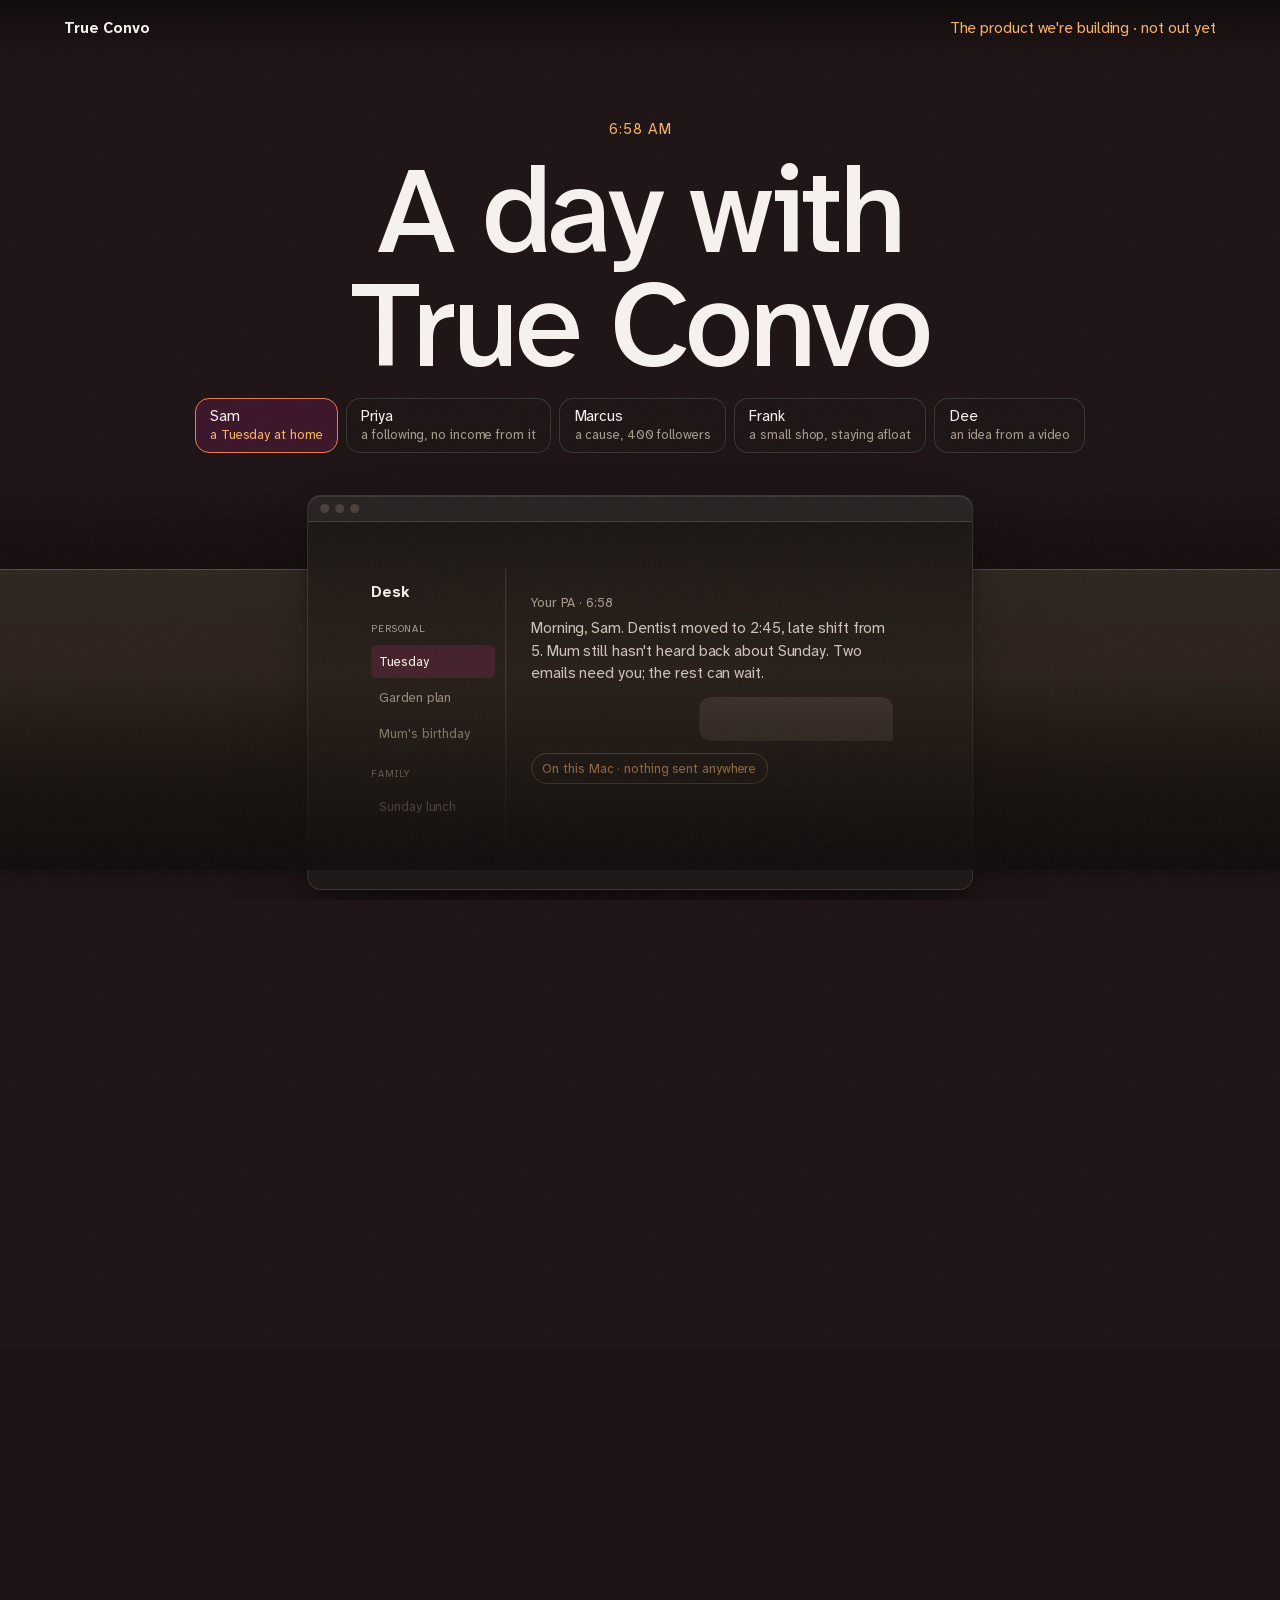
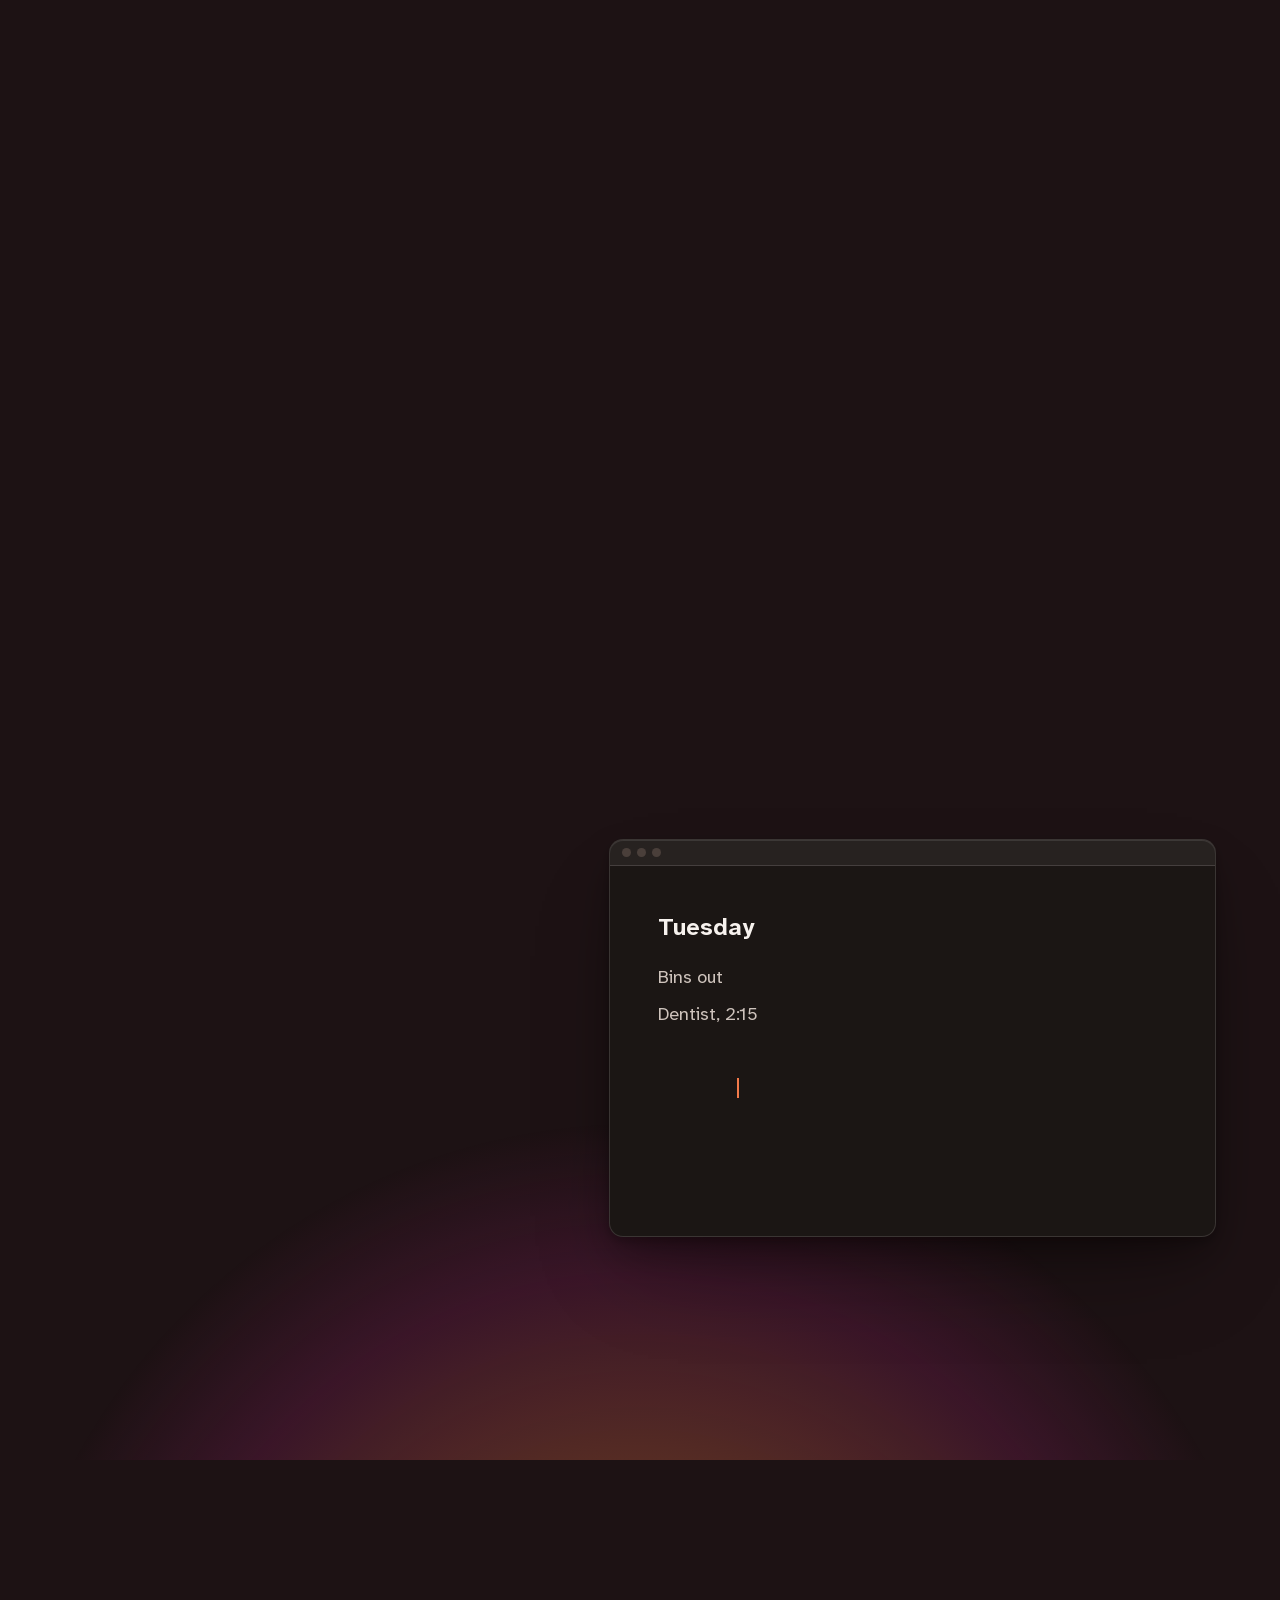
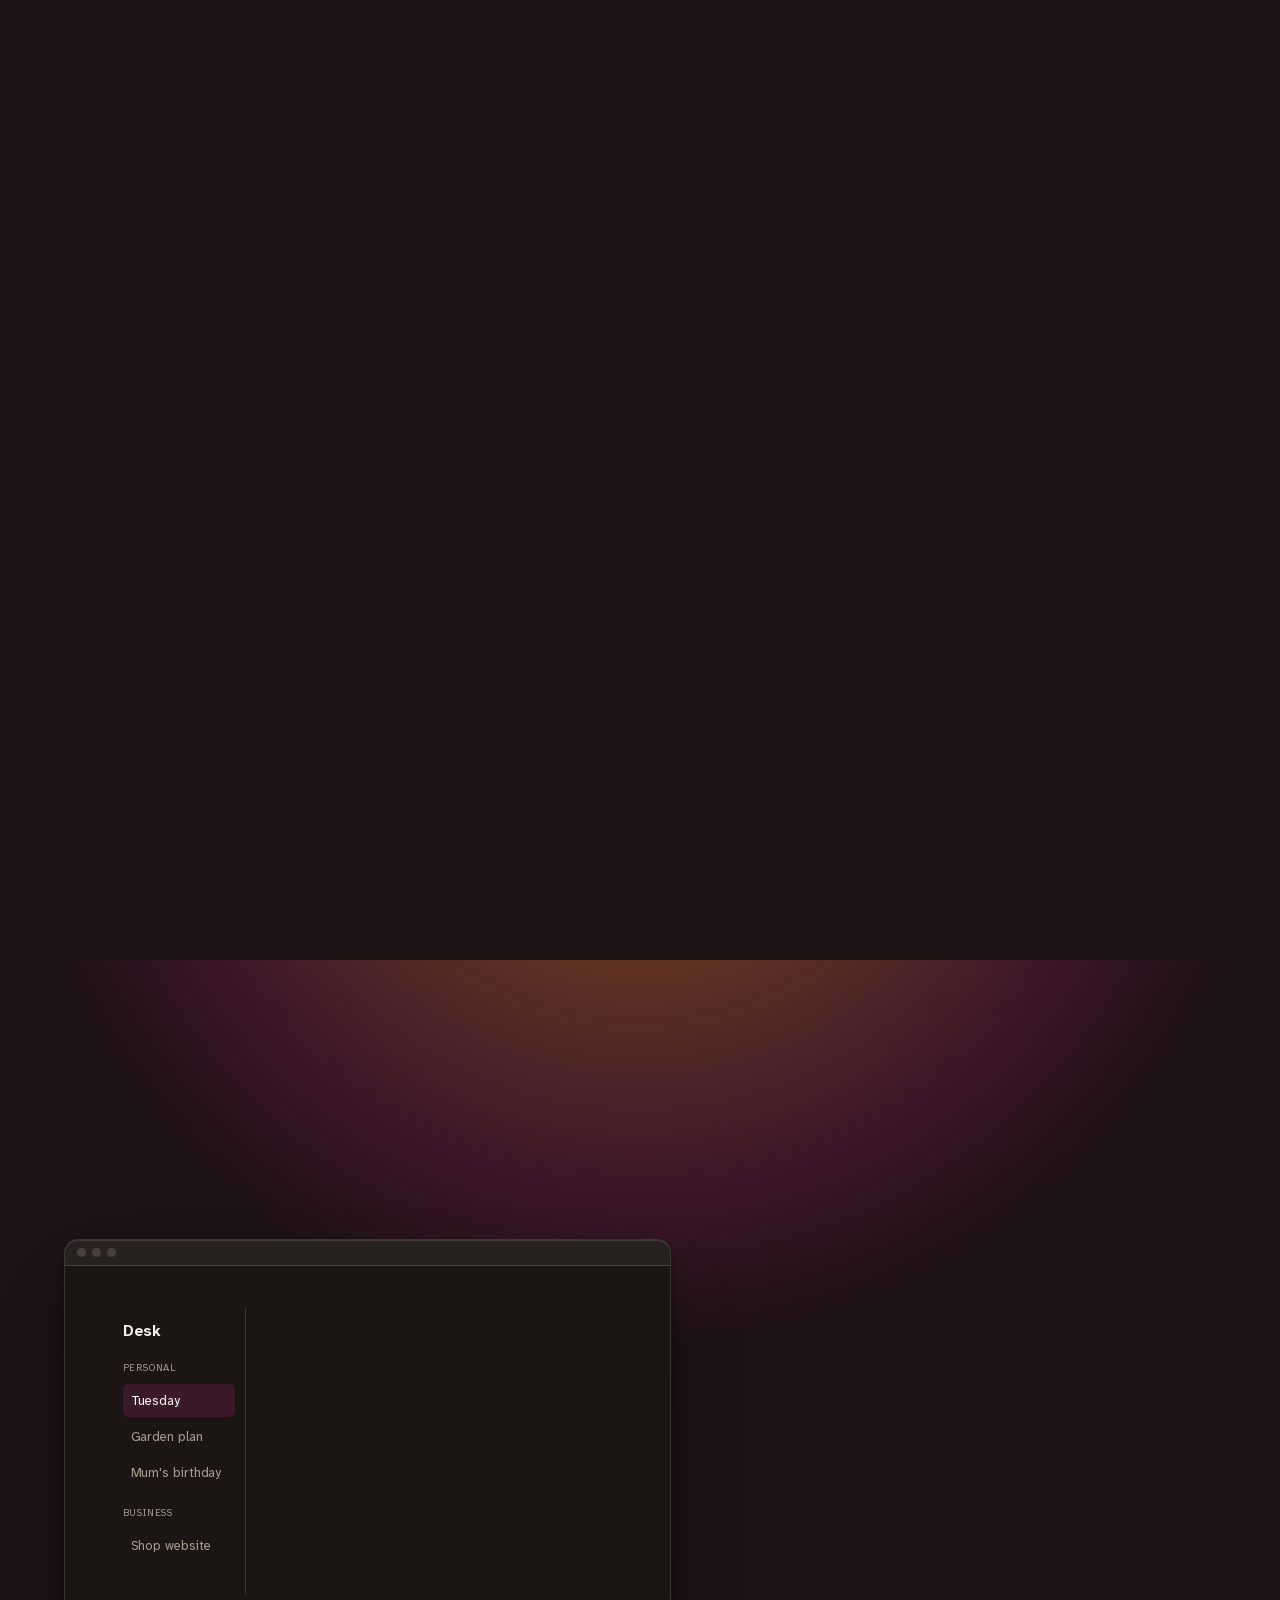
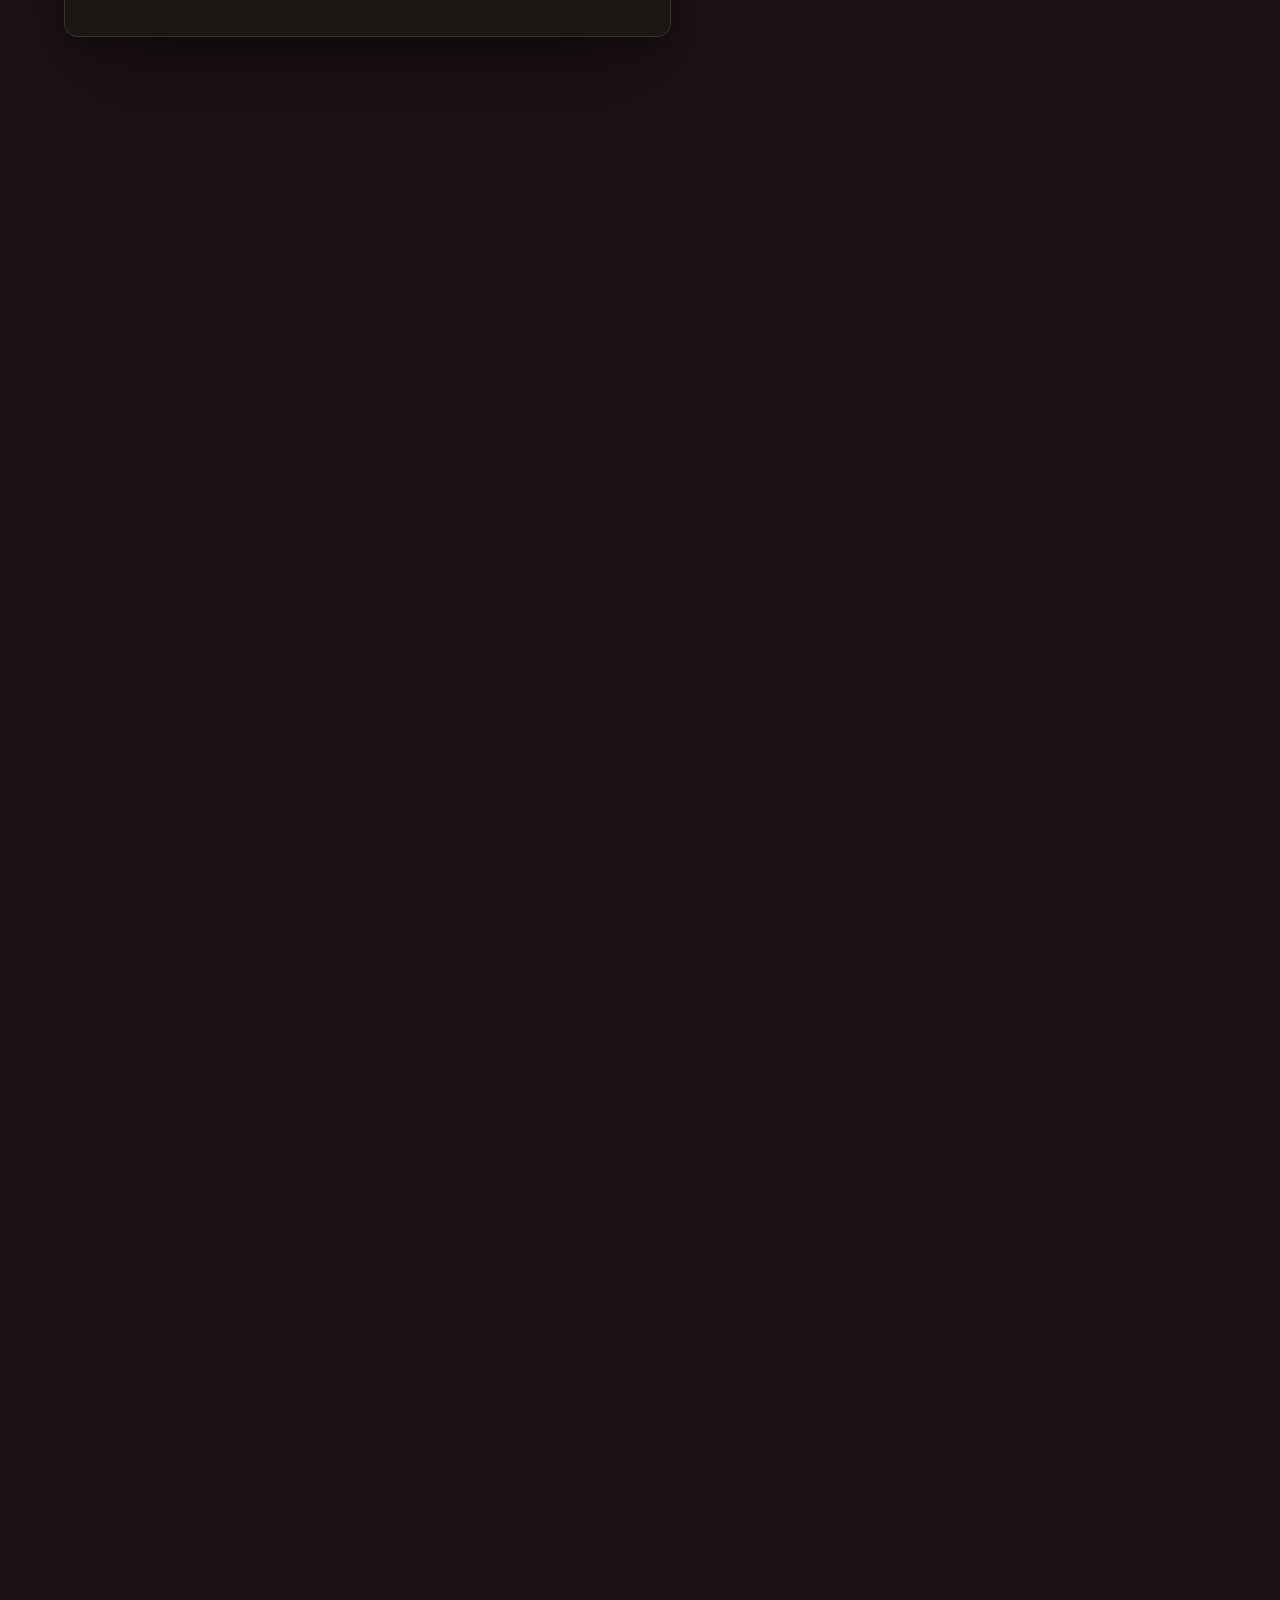
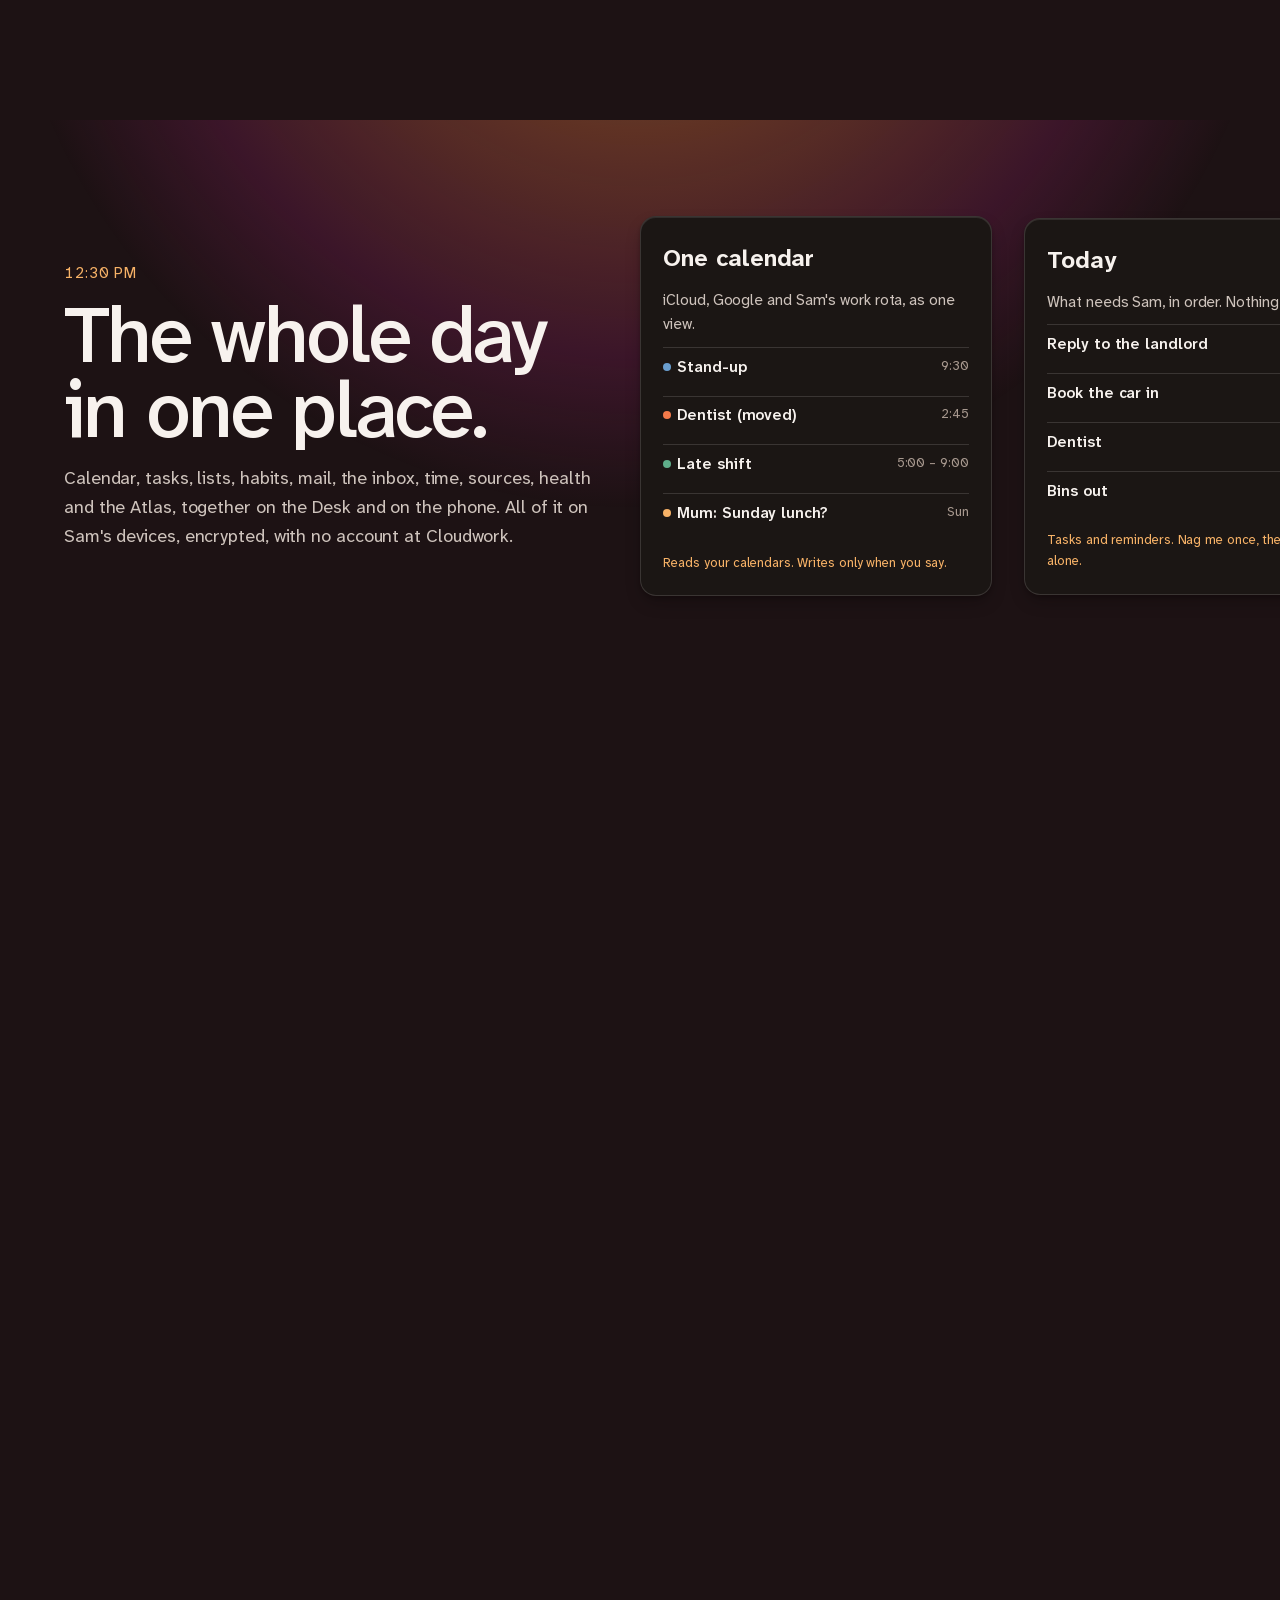
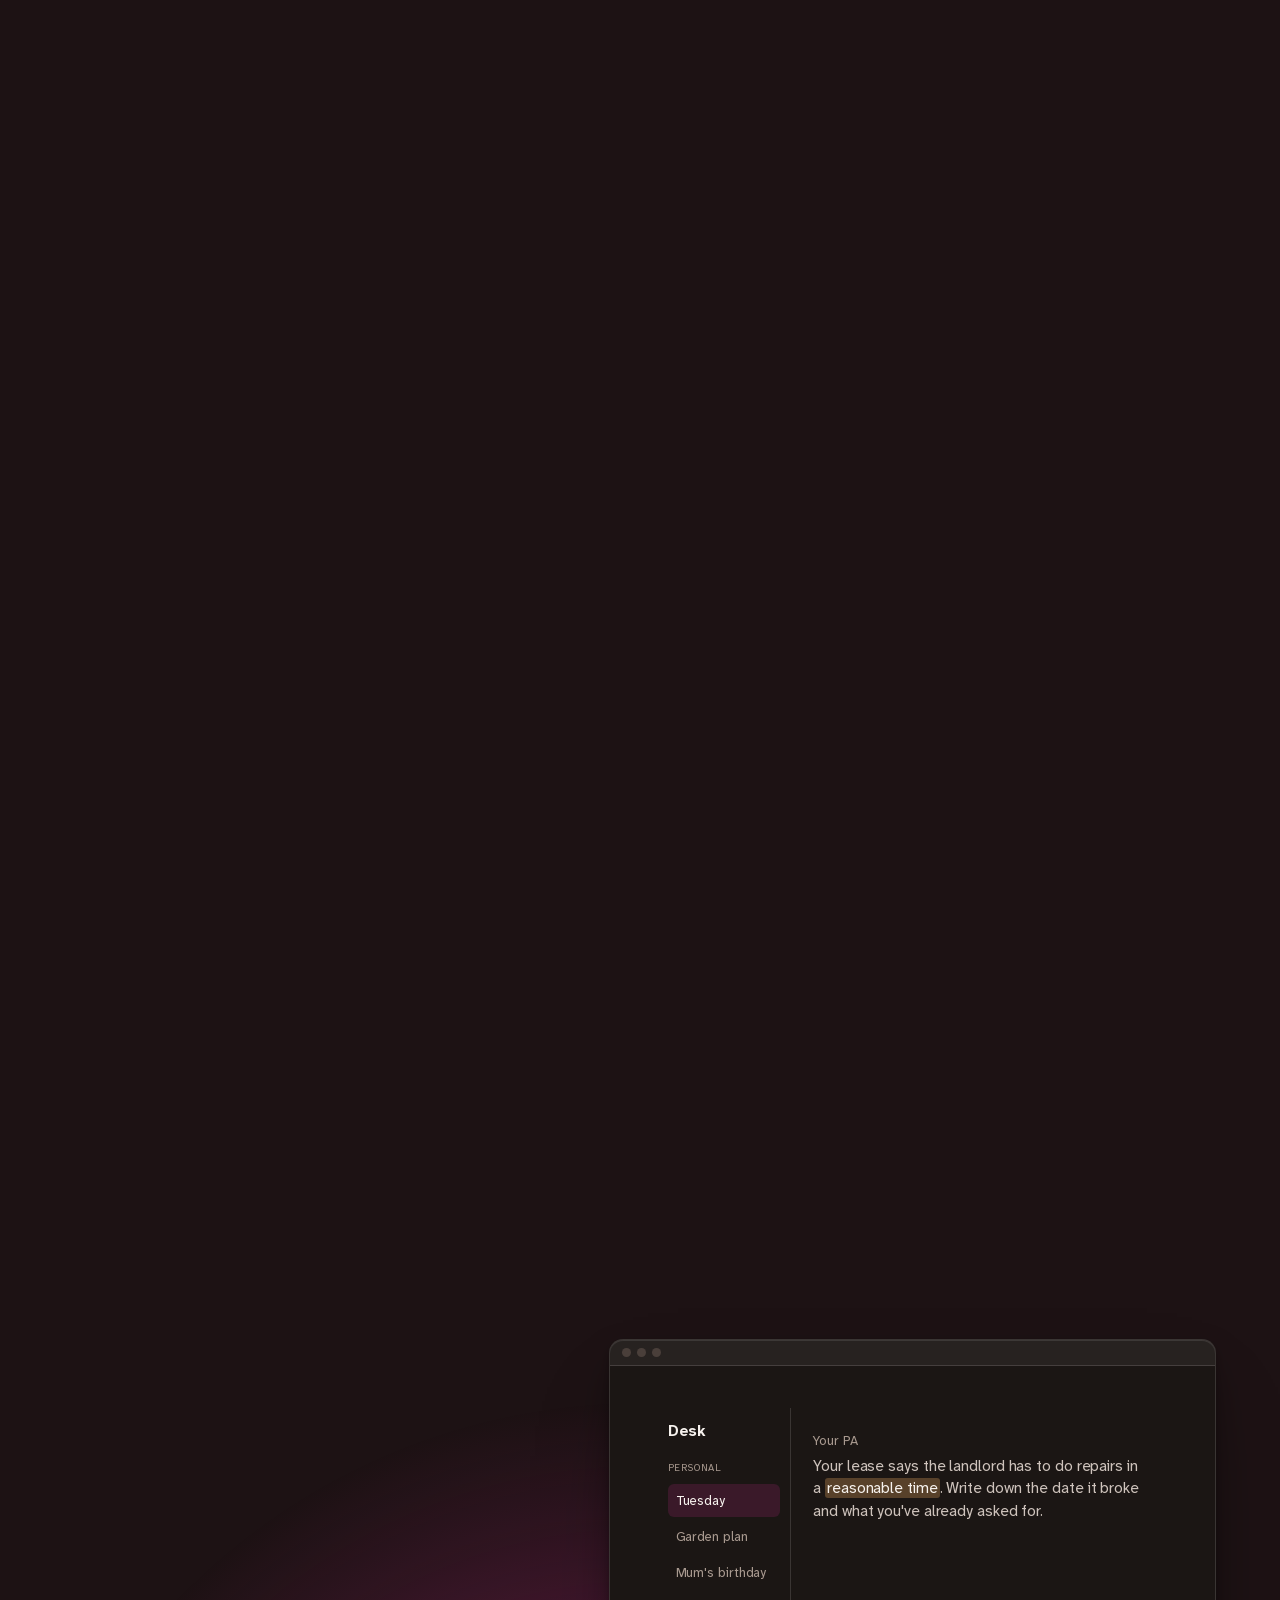
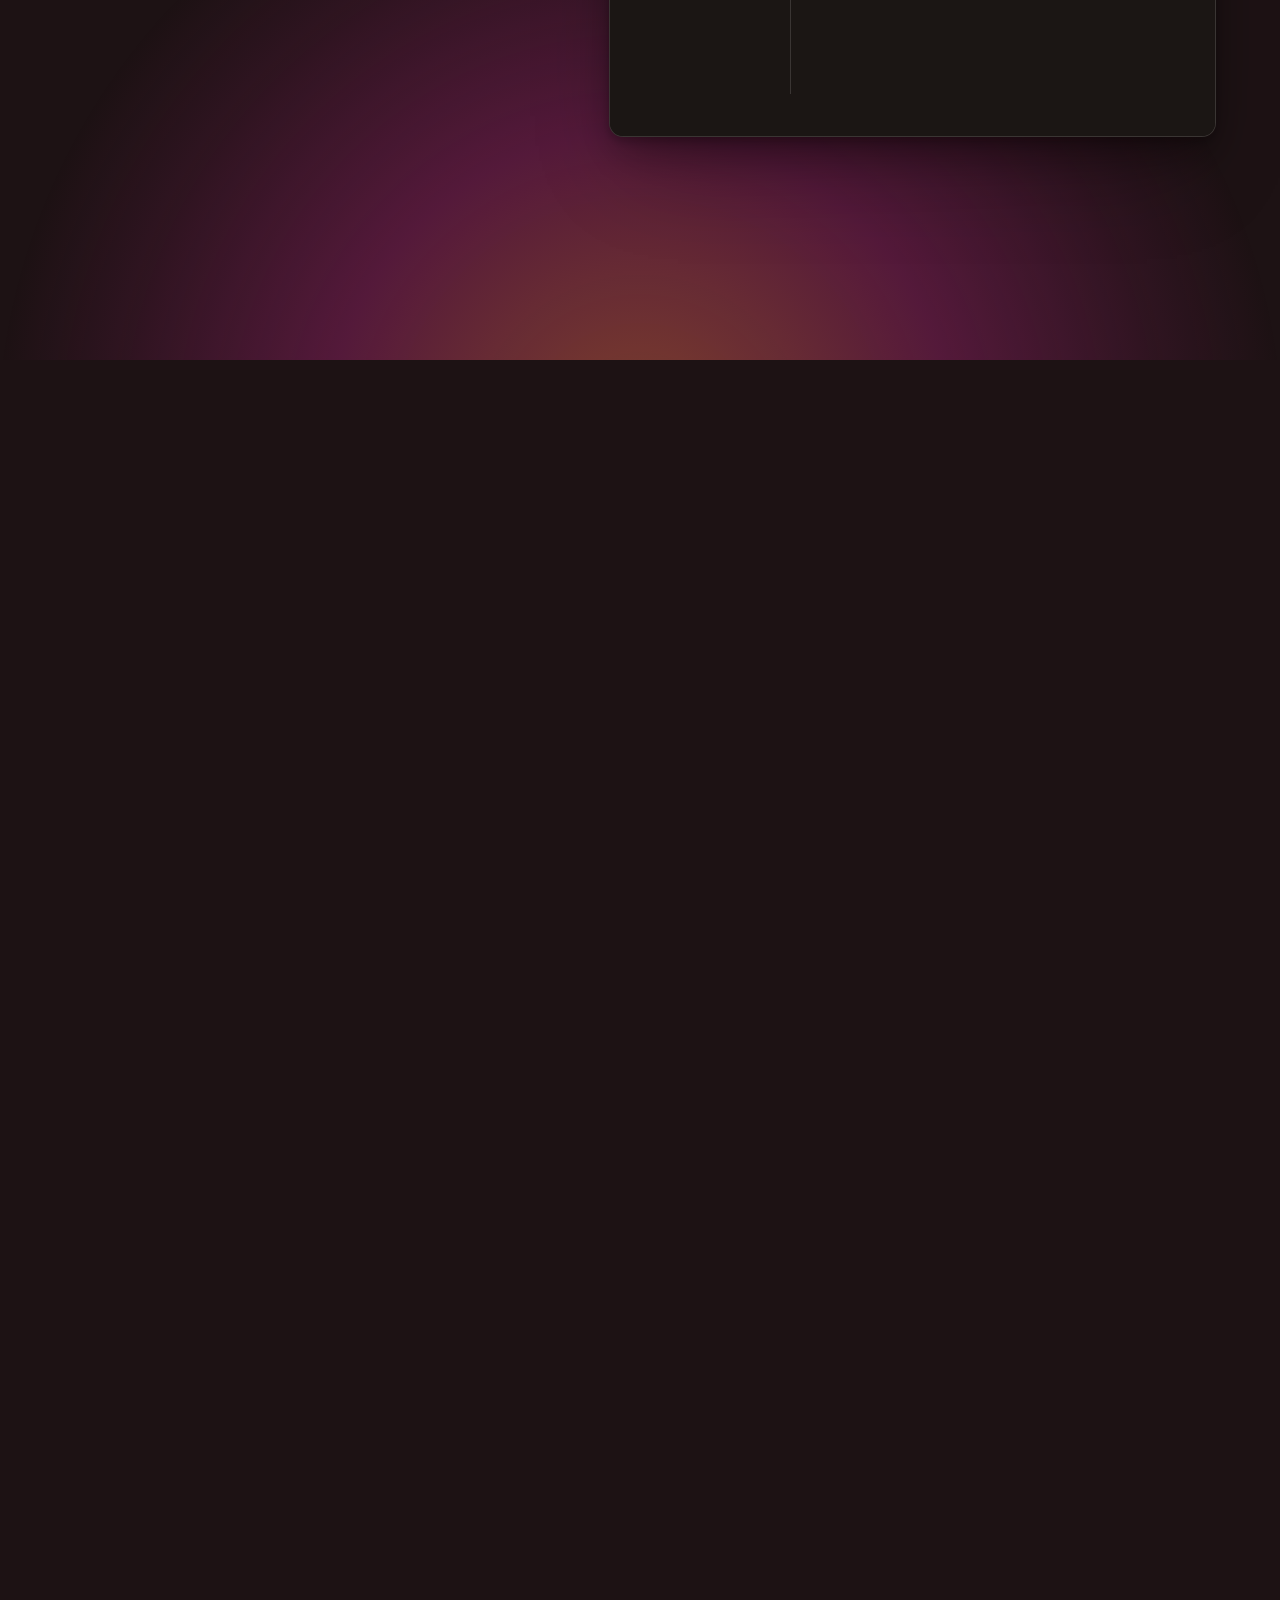
<file: trueconvo-day/index.html>
<!doctype html>
<!--
  "A day with True Convo": second take. The whole day, as the product is
  meant to be once it is finished. Draft preview only; nothing here is live.
  Built on the scroll-craft engine (vendor/, MIT, see vendor/scroll-craft-LICENSE.txt).
  Colours and font follow True Convo's Ember brand (open-convo brand/README.md).
  What the day shows comes from open-convo PLAN.md, foundations.md and the
  design notes. The strip at the end says what is built today.
  Nothing on this page loads from another site.
-->
<html lang="en">
<head>
<meta charset="utf-8">
<meta name="viewport" content="width=device-width, initial-scale=1, viewport-fit=cover">
<title>A day with True Convo</title>
<meta name="description" content="Follow one invented person through an ordinary day with True Convo, the personal AI app for the Mac and iPhone that keeps your life on your own devices.">
<meta name="robots" content="noindex">
<link rel="icon" href="data:image/svg+xml,<svg xmlns='http://www.w3.org/2000/svg' viewBox='0 0 32 32'><rect width='32' height='32' rx='7' fill='%2315110f'/><circle cx='16' cy='16' r='7' fill='%23f37a4a'/></svg>">
<link rel="stylesheet" href="vendor/scrollcraft.css">
<link rel="stylesheet" href="day.css">
</head>
<body>

<span data-sc-progress></span>
<div class="sc-grain" aria-hidden="true"></div>

<header class="bar">
  <b>True Convo</b>
  <span class="note"><span>The product we're building · not out yet</span></span>
</header>

<main id="top">

  <!-- 6:58 · dawn. Five planes at different rates: sky and sun, hills,
       the headline (behind the Mac on desktop), the desk with the Mac, mist. -->
  <section data-sc-act="pin" data-sc-span="2.4" data-sc-drift="#100c0b">
    <div data-sc-stage class="dawn" data-sc-spotlight>
      <div class="dawn__sky" data-sc-parallax="-0.6" aria-hidden="true">
        <div class="sun sun--dawn"></div>
      </div>
      <svg class="dawn__hills" data-sc-parallax="-2.2" viewBox="0 0 1440 400" preserveAspectRatio="xMidYMax slice" aria-hidden="true">
        <path fill="#1a1311" d="M0 300 C 180 240 300 250 420 280 S 700 330 860 270 S 1150 200 1440 260 V400 H0 Z"/>
        <path fill="#140e0c" d="M0 340 C 240 310 420 350 600 330 S 900 290 1100 330 S 1300 360 1440 340 V400 H0 Z"/>
      </svg>
      <div class="dawn__title" data-sc-parallax="-1.8">
        <p class="time" data-sc-cue="0 0.5 0 0.3">6:58 AM</p>
        <h1 class="sc-display sc-display--xl" data-sc-cue="0 0.6 0 0.3" data-sc-kinetic="lines">A day with True&nbsp;Convo</h1>
        <nav class="who" aria-label="Pick a person" data-sc-cue="0 0.6 0 0.3">
          <a href="index.html" aria-current="page">Sam<small>a Tuesday at home</small></a>
          <a href="priya.html">Priya<small>a following, no income from it</small></a>
          <a href="marcus.html">Marcus<small>a cause, 400 followers</small></a>
          <a href="frank.html">Frank<small>a small shop, staying afloat</small></a>
          <a href="dee.html">Dee<small>an idea from a video</small></a>
        </nav>
      </div>
      <div class="dawn__desk" data-sc-parallax="1.2" aria-hidden="true"></div>
      <div class="dawn__mac" data-sc-parallax="-1.6">
        <div class="mac" data-sc-tilt="5" aria-label="A drawing of Sam's Mac, showing the Desk at dawn">
          <div class="mac__menubar" aria-hidden="true"><i></i><i></i><i></i></div>
          <div class="pane desk">
            <div class="desk__side" aria-hidden="true">
              <b>Desk</b>
              <small>Personal</small>
              <span class="on">Tuesday</span>
              <span>Garden plan</span>
              <span>Mum's birthday</span>
              <small>Family</small>
              <span>Sunday lunch</span>
            </div>
            <div class="desk__chat">
              <p class="msg msg--ai"><small>Your PA · 6:58</small>Morning, Sam. Dentist moved to 2:45, late shift from 5. Mum still hasn't heard back about Sunday. Two emails need you; the rest can wait.</p>
              <p class="msg msg--me" data-sc-cue="0.3 1 0.3 0" data-sc-kinetic="words">Remind me after coffee.</p>
              <span class="local">On this Mac · nothing sent anywhere</span>
            </div>
          </div>
        </div>
      </div>
      <div class="dawn__mist" data-sc-parallax="2.4" aria-hidden="true"></div>
      <div class="dawn__beat" data-sc-cue="0.56 1 0.25 0">
        <p class="sc-body">One Tuesday with Sam, and an AI that lives on Sam's own Mac and iPhone, remembers what Sam chooses, and asks before it acts.</p>
        <p class="sc-body sc-body--faint">Sam is invented. This is the product we're building.</p>
      </div>
    </div>
  </section>

  <!-- 7:10 · morning. Voice, anywhere. -->
  <section data-sc-act="pin" data-sc-span="4" data-sc-drift="#1a1210">
    <div data-sc-stage class="scene">
      <div class="sun sun--morning" aria-hidden="true"></div>

      <div class="steps">
        <div class="step" data-sc-cue="0 0.28 0 0.15">
          <p class="time">7:10 AM</p>
          <h2 class="sc-display">Coffee on, hands full.</h2>
          <p class="sc-body">Sam double-taps the Right Option key. A small pill appears at the top of the screen and listens. It works in any app Sam can type in.</p>
        </div>
        <div class="step" data-sc-cue="0.26 0.58 0.15 0.15">
          <p class="time">7:11 AM</p>
          <h2 class="sc-display">The words land where the cursor is.</h2>
          <p class="sc-body">Speech becomes text on the Mac itself. Nothing is sent anywhere to be transcribed.</p>
        </div>
        <div class="step" data-sc-cue="0.56">
          <p class="time">7:12 AM</p>
          <h2 class="sc-display">"When I say Thursday, I mean the car."</h2>
          <p class="sc-body">Sam fixes one word, and True Convo learns how Sam talks. Next week it gets it right the first time.</p>
        </div>
      </div>

      <div class="mac" data-sc-tilt="4" aria-label="A drawing of Sam's Mac screen">
        <div class="mac__menubar" aria-hidden="true"><i></i><i></i><i></i></div>
        <div class="pane note">
          <p class="note__title">Tuesday</p>
          <p class="note__line">Bins out</p>
          <p class="note__line">Dentist, 2:15</p>
          <p class="note__dictated" data-sc-cue="0.3 1 0.4 0" data-sc-kinetic="words">Call Mum back about Sunday lunch, and book the car in for Thursday.</p>
          <p class="note__fix" data-sc-cue="0.6">Learned: <s>"the car in"</s> → "the car in for a service"</p>
        </div>
        <div class="pill" data-sc-cue="0.08 0.58 0.15 0.12" aria-hidden="true">
          <span class="wave"><i></i><i></i><i></i><i></i><i></i></span>
          Listening
        </div>
      </div>
    </div>
  </section>

  <!-- 9:00 · the PA. -->
  <section data-sc-act="pin" data-sc-span="4.4" data-sc-drift="#1f1512">
    <div data-sc-stage class="scene scene--flip">
      <div class="sun sun--noon" aria-hidden="true"></div>

      <div class="mac" data-sc-tilt="4" aria-label="A drawing of the Desk, True Convo's conversation home">
        <div class="mac__menubar" aria-hidden="true"><i></i><i></i><i></i></div>
        <div class="pane desk">
          <div class="desk__side" aria-hidden="true">
            <b>Desk</b>
            <small>Personal</small>
            <span class="on">Tuesday</span>
            <span>Garden plan</span>
            <span>Mum's birthday</span>
            <small>Business</small>
            <span>Shop website</span>
          </div>
          <div class="desk__chat">
            <p class="msg msg--me" data-sc-cue="0 1 0 0">Can you sort my three inboxes and tell me what actually matters today?</p>
            <p class="msg msg--ai" data-sc-cue="0.14 1 0.12 0"><small>Your PA</small>Done. 41 new. Three need you: the landlord about the boiler, the dentist moving you to 2:45, and Mum. The rest is sorted into receipts, newsletters and noise.</p>
            <p class="msg msg--ai" data-sc-cue="0.4 1 0.12 0">There are 6 newsletters you haven't opened since spring. Want me to unsubscribe?</p>
            <div class="choices" data-sc-cue="0.46 1 0.12 0"><span class="go">Yes, these 6</span><span>Show me first</span><span>Not now</span></div>
            <p class="msg msg--ai" data-sc-cue="0.7 1 0.12 0"><small>Your PA</small>The shop website is a bigger job. I've handed it to the site builder with your notes. It'll show you a preview before anything goes live.</p>
            <span class="local" data-sc-cue="0.14 1 0.12 0">Everything above happened on this Mac</span>
          </div>
        </div>
      </div>

      <div class="steps">
        <div class="step" data-sc-cue="0 0.3 0 0.15">
          <p class="time">9:00 AM</p>
          <h2 class="sc-display">One assistant to talk to.</h2>
          <p class="sc-body">Sam opens the Desk and asks the PA for the shape of the day. Mail from three accounts is read and sorted on the Mac, by a model running on the Mac.</p>
        </div>
        <div class="step" data-sc-cue="0.28 0.62 0.15 0.15">
          <p class="time">9:02 AM</p>
          <h2 class="sc-display">It asks before it acts.</h2>
          <p class="sc-body">Sorting is routine. Unsubscribing, deleting, sending or spending is not, so the PA shows a choice and waits for Sam's own yes. Every time.</p>
        </div>
        <div class="step" data-sc-cue="0.6">
          <p class="time">9:04 AM</p>
          <h2 class="sc-display">Big jobs go to specialists.</h2>
          <p class="sc-body">The PA stays small. It hands the website to a specialist with a proper brief, and the specialist reports back in its own words.</p>
        </div>
      </div>
    </div>
  </section>

  <!-- 12:30 · noon. A rail of the day's surfaces. -->
  <section data-sc-act="pan" data-sc-span="4.6" data-sc-drift="#241812">
    <div data-sc-stage class="noon">
      <div class="sun sun--noon" aria-hidden="true"></div>
      <div class="rail" data-sc-pan="0.04">
        <div class="rail__lead sc-stack">
          <p class="time">12:30 PM</p>
          <h2 class="sc-display sc-display--lg">The whole day in one place.</h2>
          <p class="sc-body">Calendar, tasks, lists, habits, mail, the inbox, time, sources, health and the Atlas, together on the Desk and on the phone. All of it on Sam's devices, encrypted, with no account at Cloudwork.</p>
        </div>

        <div class="card" data-sc-tilt="6">
          <h3>One calendar</h3>
          <p>iCloud, Google and Sam's work rota, as one view.</p>
          <div class="row"><b><span class="dot" style="background:#6a9ecf"></span>Stand-up</b><i>9:30</i></div>
          <div class="row"><b><span class="dot" style="background:var(--coral)"></span>Dentist (moved)</b><i>2:45</i></div>
          <div class="row"><b><span class="dot" style="background:#5fae8a"></span>Late shift</b><i>5:00 – 9:00</i></div>
          <div class="row"><b><span class="dot" style="background:var(--amber)"></span>Mum: Sunday lunch?</b><i>Sun</i></div>
          <span class="card__foot">Reads your calendars. Writes only when you say.</span>
        </div>

        <div class="card" data-sc-tilt="6">
          <h3>Today</h3>
          <p>What needs Sam, in order. Nothing else.</p>
          <div class="row"><b>Reply to the landlord</b><i>before 12</i></div>
          <div class="row"><b>Book the car in</b><i>Thu</i></div>
          <div class="row"><b>Dentist</b><i>2:45</i></div>
          <div class="row"><b>Bins out</b><i>tonight</i></div>
          <span class="card__foot">Tasks and reminders. Nag me once, then leave me alone.</span>
        </div>

        <div class="card" data-sc-tilt="6">
          <h3>Groceries</h3>
          <p>Shared with the house. Dictated this morning.</p>
          <div class="tick done">Oat milk</div>
          <div class="tick done">Coffee beans</div>
          <div class="tick">Bin bags</div>
          <div class="tick">Something for Sunday lunch</div>
          <span class="card__foot">Family space · synced through your own iCloud</span>
        </div>

        <div class="card" data-sc-tilt="6">
          <h3>Habits</h3>
          <p>Walk, read, no phone in bed. 10 weeks.</p>
          <div class="grid" aria-hidden="true">
            <i class="l1"></i><i class="l2"></i><i></i><i class="l3"></i><i class="l2"></i><i class="l1"></i><i></i><i class="l2"></i><i class="l3"></i><i class="l3"></i><i class="l1"></i><i></i><i class="l2"></i><i class="l3"></i>
            <i class="l2"></i><i class="l3"></i><i class="l3"></i><i class="l1"></i><i></i><i class="l2"></i><i class="l3"></i><i class="l3"></i><i class="l2"></i><i class="l1"></i><i class="l3"></i><i class="l3"></i><i class="l2"></i><i class="l3"></i>
            <i class="l3"></i><i class="l2"></i><i class="l3"></i><i class="l3"></i><i class="l2"></i><i class="l3"></i><i class="l3"></i><i class="l1"></i><i class="l3"></i><i class="l3"></i><i class="l3"></i><i class="l2"></i><i class="l3"></i><i></i>
          </div>
          <span class="card__foot">Walk: 6 days running</span>
        </div>

        <div class="card" data-sc-tilt="6">
          <h3>Mail, sorted</h3>
          <p>Three inboxes, one view, nothing deleted without a yes.</p>
          <div class="row"><b>Needs you</b><i>3</i></div>
          <div class="row"><b>Receipts</b><i>7</i></div>
          <div class="row"><b>Newsletters</b><i>12</i></div>
          <div class="row"><b>Noise</b><i>19</i></div>
          <span class="card__foot">Sorted on this Mac. Your mail never left it.</span>
        </div>

        <div class="card" data-sc-tilt="6">
          <h3>Inbox</h3>
          <p>Anything shared from the phone lands here, as a source.</p>
          <div class="row"><b>Reel: raised-bed garden</b><i>transcribed</i></div>
          <div class="row"><b>Receipt photo, tyres</b><i>read: £212</i></div>
          <div class="row"><b>Article: tenancy rights</b><i>summarised</i></div>
          <span class="card__foot">Filed only where you say. "Unchecked" until you look.</span>
        </div>

        <div class="card" data-sc-tilt="6">
          <h3>Where the time went</h3>
          <p>Sam's screen time, as a heat map, from Sam's own Mac.</p>
          <div class="grid" aria-hidden="true">
            <i class="l1"></i><i class="l3"></i><i class="l3"></i><i class="l2"></i><i class="l1"></i><i></i><i></i><i class="l2"></i><i class="l3"></i><i class="l3"></i><i class="l3"></i><i class="l1"></i><i></i><i></i>
            <i class="l2"></i><i class="l3"></i><i class="l2"></i><i class="l3"></i><i class="l2"></i><i class="l1"></i><i></i><i class="l1"></i><i class="l3"></i><i class="l3"></i><i class="l2"></i><i class="l2"></i><i></i><i></i>
          </div>
          <span class="card__foot">Productive or not: your tags, your call.</span>
        </div>

        <div class="card" data-sc-tilt="6">
          <h3>Followed</h3>
          <p>People Sam learns from, boiled down to lessons Sam keeps.</p>
          <div class="row"><b>The allotment channel</b><i>2 new lessons</i></div>
          <div class="row"><b>A security newsletter</b><i>1 idea</i></div>
          <span class="card__foot">You keep the lesson, not the feed.</span>
        </div>

        <div class="card" data-sc-tilt="6">
          <h3>Health</h3>
          <p>A calm record. The same spot, photographed the same way, over months.</p>
          <div class="row"><b>Left shoulder</b><i>4 photos · no change</i></div>
          <div class="row"><b>Self-check</b><i>due Nov 20</i></div>
          <span class="card__foot">A summary to bring to an appointment. No diagnosis.</span>
        </div>

        <div class="card" data-sc-tilt="6">
          <h3>Atlas</h3>
          <p>Everything Sam has worked through, as a map you can walk.</p>
          <div class="row"><b>The boiler saga</b><i>since Oct 3</i></div>
          <div class="row"><b>Garden plan</b><i>revisit in spring</i></div>
          <div class="row"><b>Mum's birthday</b><i>decided</i></div>
          <span class="card__foot">Come back and find the goal, the decisions and the next step.</span>
        </div>

        <div class="card card--more" data-sc-tilt="6">
          <h3>And the ones you add.</h3>
          <p>Every module can be moved, renamed, hidden or replaced. Each has a home under Personal, Family, Business, Creator or Code, and you decide where it sits.</p>
          <span class="card__foot">Your layout is yours.</span>
        </div>
      </div>
    </div>
  </section>

  <!-- 3:40 · afternoon. Clarity and the cloud gate. -->
  <section data-sc-act="pin" data-sc-span="4" data-sc-drift="#1d1214">
    <div data-sc-stage class="scene">
      <div class="sun sun--evening" aria-hidden="true"></div>

      <div class="steps">
        <div class="step" data-sc-cue="0 0.3 0 0.15">
          <p class="time">3:40 PM</p>
          <h2 class="sc-display">Wait, what?</h2>
          <p class="sc-body">A reply uses a phrase Sam doesn't follow. Sam highlights it and right-clicks. An outsider explains it plainly, on a local model, without ever seeing the rest of the conversation.</p>
        </div>
        <div class="step" data-sc-cue="0.28 0.62 0.15 0.15">
          <p class="time">3:52 PM</p>
          <h2 class="sc-display">A bigger brain, only when asked.</h2>
          <p class="sc-body">The lease question is hard. True Convo says exactly what would leave the Mac, to whom, and waits. Sam's own API key, Sam's own choice, this once.</p>
        </div>
        <div class="step" data-sc-cue="0.6">
          <p class="time">4:05 PM</p>
          <h2 class="sc-display">Then back to the Mac.</h2>
          <p class="sc-body">The reply comes back, is saved encrypted on the Mac, and the cloud is out of the picture again until the next time Sam says yes.</p>
        </div>
      </div>

      <div class="mac" data-sc-tilt="4" aria-label="A drawing of the Desk with a clarity pop-over and a cloud approval">
        <div class="mac__menubar" aria-hidden="true"><i></i><i></i><i></i></div>
        <div class="pane desk">
          <div class="desk__side" aria-hidden="true">
            <b>Desk</b>
            <small>Personal</small>
            <span class="on">Tuesday</span>
            <span>Garden plan</span>
            <span>Mum's birthday</span>
          </div>
          <div class="desk__chat">
            <p class="msg msg--ai"><small>Your PA</small>Your lease says the landlord has to do repairs in a <mark>reasonable time</mark>. Write down the date it broke and what you've already asked for.</p>
            <p class="msg msg--me" data-sc-cue="0.3 1 0.12 0">What about the clause on page 4 about "quiet enjoyment"? Does that help me?</p>
            <div class="keep" data-sc-cue="0.36 1 0.12 0">
              <b>This needs a cloud model.</b>
              Sends this message and 4 earlier turns to Anthropic (Claude), on your key. Nothing else. Your memory stays here.
              <div class="choices"><span class="go">Yes, this once</span><span>Not now</span></div>
            </div>
            <p class="msg msg--other" data-sc-cue="0.62 1 0.12 0"><small>Claude · Anthropic</small>Yes, it can. "Quiet enjoyment" covers things that make the place hard to live in, and a broken boiler in November usually counts. Mention both clauses together.</p>
          </div>
        </div>
        <div class="popover" data-sc-cue="0.02 0.34 0.15 0.15">
          <b>Wait, what? · "reasonable time"</b>
          It means "without unfair delay". The law doesn't give a number of days; for heating in winter it's usually treated as days, not weeks.
          <em>Explained on this Mac, by an outsider that didn't read your conversation.</em>
        </div>
      </div>
    </div>
  </section>

  <!-- 4:30 · the shop. Convo Engine, Site Engine, the visibility checkup. -->
  <section data-sc-act="pin" data-sc-span="4" data-sc-drift="#1c1115">
    <div data-sc-stage class="scene scene--flip">
      <div class="sun sun--evening" aria-hidden="true"></div>

      <div class="mac" data-sc-tilt="4" aria-label="A drawing of the Desk in Sam's Business space">
        <div class="mac__menubar" aria-hidden="true"><i></i><i></i><i></i></div>
        <div class="pane desk">
          <div class="desk__side" aria-hidden="true">
            <b>Desk</b>
            <small>Business · The shop</small>
            <span class="on">This week</span>
            <span>Facts sheet</span>
            <span>Website</span>
            <span>Checkup</span>
          </div>
          <div class="desk__chat">
            <p class="msg msg--me" data-sc-cue="0 1 0 0"><small>Voice note · 0:48</small>right so um the shop's going to open at nine from december, not ten, and I want to tell people about the christmas workshop thing, saturday mornings, kids welcome…</p>
            <p class="msg msg--ai" data-sc-cue="0.1 1 0.12 0"><small>Your PA</small>Here it is in your voice, for the shop's Instagram and the window sign:<br><em>"From December we open at 9. And on Saturday mornings the back room turns into a workshop. Bring the kids."</em></p>
            <p class="msg msg--ai" data-sc-cue="0.4 1 0.12 0">I've also changed the opening time on your facts sheet. The website rebuilds from it. Preview is ready.</p>
            <div class="choices" data-sc-cue="0.46 1 0.12 0"><span class="go">Publish the site</span><span>Show preview</span><span>Not now</span></div>
            <p class="msg msg--other" data-sc-cue="0.7 1 0.12 0"><small>Visibility checkup</small>Your Google listing still says 10 AM. Fix that first; it's what people see before the site. Two reviews need a reply.</p>
          </div>
        </div>
      </div>

      <div class="steps">
        <div class="step" data-sc-cue="0 0.3 0 0.15">
          <p class="time">4:30 PM</p>
          <h2 class="sc-display">Ramble. Get a piece.</h2>
          <p class="sc-body">Sam runs a small shop on the side. A 48-second voice note becomes a post in Sam's own words, because True Convo has learned how Sam talks.</p>
        </div>
        <div class="step" data-sc-cue="0.28 0.62 0.15 0.15">
          <p class="time">4:35 PM</p>
          <h2 class="sc-display">One facts sheet. One website.</h2>
          <p class="sc-body">Hours, prices, services, in one sheet Sam owns. Change a fact and the site rebuilds from it, to a host Sam chooses. Nothing private can reach it.</p>
        </div>
        <div class="step" data-sc-cue="0.6">
          <p class="time">4:40 PM</p>
          <h2 class="sc-display">How the shop looks from outside.</h2>
          <p class="sc-body">A checkup reads the listing, the reviews and what AI assistants say about the shop, and hands Sam a short fix list. Business space only.</p>
        </div>
      </div>
    </div>
  </section>

  <!-- 7:30 · evening. Phone to Mac, and memory. -->
  <section class="evening" data-sc-act="flow" data-sc-drift="#160f12">
    <div class="sc-wrap">
      <div class="sc-stack" data-sc-in data-sc-stagger="80">
        <p class="time">7:30 PM</p>
        <h2 class="sc-display sc-display--lg">Started on the bus. Finished at the desk.</h2>
        <p class="sc-body">On the way home Sam asks the phone what to cook on Sunday. At home the same conversation is already open on the Mac, carried across through Sam's own iCloud in a form only Sam's devices can read.</p>
        <p class="sc-body">When something worth keeping comes up, True Convo asks. Sam keeps it, corrects it or skips it. A kept memory lives in one space, Personal, Family or Business, and never crosses over unless Sam moves it.</p>
        <div class="spaces" aria-hidden="true"><span class="on">Personal</span><span class="on">Family</span><span>Business</span></div>
      </div>
      <figure class="phone" data-sc-reveal="up" data-sc-reveal-at="0.1 0.55" aria-label="A drawing of Sam's iPhone">
        <p class="msg msg--me">Mum's coming Sunday. Something easy that she'd like?</p>
        <p class="msg msg--ai"><small>Your PA</small>She said she loved the lemon chicken in March. It's in the Family space. Want it on the groceries list?</p>
        <div class="choices"><span class="go">Add it</span><span>Not now</span></div>
        <div class="keep">
          <b>Keep this?</b>
          "Mum comes for lunch most Sundays." Family space.
          <div class="choices"><span class="go">Keep</span><span>Correct</span><span>Skip</span></div>
        </div>
      </figure>
    </div>
  </section>

  <!-- 8:30 · the house. Home devices on their own network. -->
  <section data-sc-act="pin" data-sc-span="3.6" data-sc-drift="#120d10">
    <div data-sc-stage class="scene">
      <div class="sun sun--night" aria-hidden="true"></div>

      <div class="steps">
        <div class="step" data-sc-cue="0 0.34 0 0.15">
          <p class="time">8:30 PM</p>
          <h2 class="sc-display">The house, on its own network.</h2>
          <p class="sc-body">The thermostat, the lights, the doorbell, the kitchen screen and both Macs, talking to each other at home. True Convo is the thing in the middle. The internet isn't needed for any of it.</p>
        </div>
        <div class="step" data-sc-cue="0.32 0.66 0.15 0.15">
          <p class="time">8:31 PM</p>
          <h2 class="sc-display">Say it once.</h2>
          <p class="sc-body">"Heating to 20 when either of us gets home, and show the house on the kitchen screen." Sam gets a preview, says yes, and that's the rule now.</p>
        </div>
        <div class="step" data-sc-cue="0.64">
          <p class="time">8:40 PM</p>
          <h2 class="sc-display">A screen for the wall.</h2>
          <p class="sc-body">The same lists, calendar and house, in a layout made for a screen in the kitchen. Family space. Nothing on it leaves the house.</p>
        </div>
      </div>

      <div class="wall" data-sc-tilt="4" aria-label="A drawing of the kitchen wall screen">
        <div class="wall__grid">
          <div class="tile tile--big">
            <small>Home</small>
            <b>19.5°</b>
            <span>Heating to 20 at 6:10 PM</span>
            <div class="choices" data-sc-cue="0.36 1 0.12 0"><span class="go">Keep this rule</span><span>Not now</span></div>
          </div>
          <div class="tile"><small>Lights</small><b>Kitchen, hall</b><span>3 of 11 on</span></div>
          <div class="tile"><small>Doorbell</small><b>Quiet</b><span>Last: parcel, 3:12</span></div>
          <div class="tile"><small>Who's home</small><b>Sam</b><span>Jo at 9:15</span></div>
          <div class="tile"><small>Sunday</small><b>Mum, 1 PM</b><span>Lemon chicken</span></div>
          <div class="tile tile--wide"><small>Groceries</small><b>Bin bags · Something for Sunday</b><span>Added this morning, by voice</span></div>
          <div class="tile tile--wide tile--net" data-sc-cue="0.66 1 0.12 0"><small>Network</small><b>8 devices · 0 cloud connections</b><span>Everything on this screen stays in the house</span></div>
        </div>
      </div>
    </div>
  </section>

  <!-- 9:15 · build it yourself. -->
  <section data-sc-act="pin" data-sc-span="4" data-sc-drift="#0f0b0d">
    <div data-sc-stage class="scene scene--flip">
      <div class="mac" data-sc-tilt="4" aria-label="A drawing of the Desk building a small app">
        <div class="mac__menubar" aria-hidden="true"><i></i><i></i><i></i></div>
        <div class="pane desk">
          <div class="desk__side" aria-hidden="true">
            <b>Desk</b>
            <small>Code</small>
            <span class="on">Bins &amp; car</span>
            <span>Workshop sign-up</span>
            <small>Agents</small>
            <span>Builder</span>
            <span>Checker</span>
          </div>
          <div class="desk__chat">
            <p class="msg msg--me" data-sc-cue="0 1 0 0">I want a tiny app for the house: bins, the car service, the boiler check. It nags us the night before, on the kitchen screen. Nothing fancy.</p>
            <p class="msg msg--ai" data-sc-cue="0.12 1 0.12 0"><small>Your PA</small>Handed to the builder with your words and the house's rules. The checker will try it before you see it.</p>
            <p class="msg msg--other" data-sc-cue="0.36 1 0.12 0"><small>Builder</small>Done: "House Chores". Four reminders, one screen, runs on the Mac, shows on the wall. It reaches nothing outside the house. Preview below.</p>
            <p class="msg msg--other" data-sc-cue="0.5 1 0.12 0"><small>Checker</small>Tried all four. One fix: the bins reminder fired at midnight, now 7 PM. Passed.</p>
            <div class="choices" data-sc-cue="0.56 1 0.12 0"><span class="go">Keep it</span><span>Change something</span><span>Package it</span></div>
            <span class="local" data-sc-cue="0.12 1 0.12 0">Built, checked and run on this Mac</span>
          </div>
        </div>
      </div>

      <div class="steps">
        <div class="step" data-sc-cue="0 0.3 0 0.15">
          <p class="time">9:15 PM</p>
          <h2 class="sc-display">Build the thing you wish existed.</h2>
          <p class="sc-body">Sam isn't a programmer. Sam describes a small app for the house. A builder makes it, a checker tries to break it, and the PA shows Sam the result in plain words.</p>
        </div>
        <div class="step" data-sc-cue="0.28 0.62 0.15 0.15">
          <p class="time">9:30 PM</p>
          <h2 class="sc-display">Keep it for the house. Or don't stop there.</h2>
          <p class="sc-body">If all Sam wants is this one app on this one network, that's the whole story, and it's a good one. If Sam wants to package it and sell it to other people, that's the same tool, one step further.</p>
        </div>
        <div class="step" data-sc-cue="0.6">
          <p class="time">9:45 PM</p>
          <h2 class="sc-display">No frontier model required.</h2>
          <p class="sc-body">Every step today ran on a model on Sam's Mac, apart from the one question Sam chose to send out. Small models get written recipes to follow, so the floor is local. Bigger brains are an option, never a requirement.</p>
        </div>
      </div>
    </div>
  </section>

  <!-- Yours to shape. -->
  <section class="sc-section yours" data-sc-act="flow" data-sc-drift="#0d0a0b">
    <div class="sc-wrap">
      <h2 class="sc-display sc-display--lg" data-sc-in>Yours to shape.</h2>
      <div class="yours__grid" data-sc-in data-sc-stagger="70">
        <div><b>Open core.</b> The core is open source. Copy it, change it, label it as your own. The True Convo name is the only thing kept back.</div>
        <div><b>Your keys or none.</b> Runs on local models, or on your own sign-ins and keys. Cloud costs pass straight through.</div>
        <div><b>Rename anything.</b> Modules, spaces, the assistant itself. Move them, hide them, change nothing underneath.</div>
        <div><b>Leave any time.</b> Export everything in a form that works without us. Restore brings back your information, never permission to act.</div>
        <div><b>Switch the AI off.</b> Lists, calendar, notes and export keep working with no model at all.</div>
        <div><b>A floor no edition can remove.</b> Approval before anything leaves. Nothing deleted silently. The microphone never surprises you.</div>
      </div>
    </div>
  </section>

<!-- together:start -->
  <!-- More than software: learning, people and shared resources (vision, labelled coming). -->
  <section class="sc-section together" data-sc-act="flow" data-sc-drift="#0e0a0c">
    <div class="together__lights" aria-hidden="true"><i class="l--m" style="left:32.7%;top:16.5%;--t:0.34;--s:3px"></i><i class="l--a" style="left:10.2%;top:57.9%;--t:0.46;--s:3px"></i><i class="l--c" style="left:9.4%;top:42.1%;--t:0.16;--s:5px"></i><i class="l--m" style="left:6.8%;top:56.3%;--t:0.48;--s:6px"></i><i class="l--a" style="left:93.9%;top:57.4%;--t:0.23;--s:3px"></i><i class="l--a" style="left:55.6%;top:14.8%;--t:0.24;--s:5px"></i><i class="l--m" style="left:56.9%;top:55.8%;--t:0.36;--s:3px"></i><i class="l--a" style="left:57.0%;top:20.0%;--t:0.09;--s:6px"></i><i class="l--c" style="left:56.3%;top:61.4%;--t:0.27;--s:5px"></i><i class="l--a" style="left:77.2%;top:46.7%;--t:0.47;--s:4px"></i><i class="l--m" style="left:25.3%;top:19.3%;--t:0.40;--s:3px"></i><i class="l--a" style="left:30.4%;top:49.5%;--t:0.20;--s:4px"></i><i class="l--a" style="left:60.7%;top:9.0%;--t:0.28;--s:3px"></i><i class="l--a" style="left:15.9%;top:48.9%;--t:0.07;--s:6px"></i><i class="l--a" style="left:75.9%;top:57.0%;--t:0.44;--s:4px"></i><i class="l--a" style="left:69.1%;top:59.1%;--t:0.31;--s:4px"></i><i class="l--a" style="left:83.3%;top:92.7%;--t:0.26;--s:6px"></i><i class="l--c" style="left:6.9%;top:69.3%;--t:0.34;--s:6px"></i><i class="l--c" style="left:28.9%;top:39.0%;--t:0.35;--s:3px"></i><i class="l--a" style="left:35.8%;top:60.6%;--t:0.27;--s:3px"></i><i class="l--a" style="left:13.7%;top:25.8%;--t:0.23;--s:4px"></i><i class="l--c" style="left:17.3%;top:40.6%;--t:0.18;--s:3px"></i><i class="l--c" style="left:85.7%;top:28.7%;--t:0.24;--s:4px"></i><i class="l--a" style="left:94.9%;top:16.5%;--t:0.13;--s:3px"></i><i class="l--a" style="left:2.2%;top:81.8%;--t:0.13;--s:4px"></i><i class="l--a" style="left:15.3%;top:53.3%;--t:0.32;--s:4px"></i><i class="l--a" style="left:68.7%;top:51.5%;--t:0.33;--s:6px"></i><i class="l--m" style="left:45.8%;top:85.6%;--t:0.48;--s:6px"></i><i class="l--c" style="left:39.5%;top:40.3%;--t:0.10;--s:6px"></i><i class="l--a" style="left:7.1%;top:8.5%;--t:0.14;--s:3px"></i><i class="l--m" style="left:34.3%;top:7.0%;--t:0.05;--s:3px"></i><i class="l--m" style="left:10.9%;top:36.9%;--t:0.06;--s:3px"></i><i class="l--a" style="left:37.9%;top:62.9%;--t:0.48;--s:5px"></i><i class="l--c" style="left:47.5%;top:13.1%;--t:0.27;--s:4px"></i><i class="l--a" style="left:48.4%;top:10.2%;--t:0.10;--s:4px"></i><i class="l--m" style="left:47.9%;top:68.4%;--t:0.28;--s:3px"></i><i class="l--a" style="left:36.5%;top:68.2%;--t:0.46;--s:5px"></i><i class="l--m" style="left:96.9%;top:84.9%;--t:0.36;--s:4px"></i><i class="l--m" style="left:36.9%;top:18.0%;--t:0.40;--s:5px"></i><i class="l--a" style="left:77.3%;top:33.6%;--t:0.15;--s:3px"></i><i class="l--c" style="left:81.2%;top:73.0%;--t:0.15;--s:5px"></i><i class="l--c" style="left:35.8%;top:4.8%;--t:0.06;--s:4px"></i><i class="l--a" style="left:26.4%;top:68.5%;--t:0.48;--s:4px"></i><i class="l--c" style="left:94.6%;top:37.0%;--t:0.15;--s:3px"></i><i class="l--a" style="left:20.3%;top:21.6%;--t:0.33;--s:5px"></i><i class="l--a" style="left:48.0%;top:64.7%;--t:0.41;--s:3px"></i><i class="l--a" style="left:90.2%;top:77.1%;--t:0.39;--s:4px"></i><i class="l--c" style="left:43.5%;top:63.0%;--t:0.09;--s:6px"></i><i class="l--a" style="left:46.4%;top:73.4%;--t:0.09;--s:3px"></i><i class="l--a" style="left:98.3%;top:4.6%;--t:0.32;--s:4px"></i><i class="l--a" style="left:60.9%;top:59.2%;--t:0.26;--s:4px"></i><i class="l--a" style="left:54.8%;top:14.6%;--t:0.06;--s:6px"></i><i class="l--a" style="left:52.6%;top:91.6%;--t:0.25;--s:3px"></i><i class="l--a" style="left:3.7%;top:22.4%;--t:0.28;--s:5px"></i><i class="l--a" style="left:26.4%;top:42.2%;--t:0.11;--s:6px"></i><i class="l--c" style="left:89.0%;top:65.6%;--t:0.42;--s:5px"></i><i class="l--m" style="left:82.1%;top:86.3%;--t:0.11;--s:3px"></i><i class="l--a" style="left:51.0%;top:85.8%;--t:0.40;--s:5px"></i><i class="l--a" style="left:77.1%;top:16.4%;--t:0.11;--s:5px"></i><i class="l--c" style="left:55.5%;top:33.3%;--t:0.28;--s:5px"></i><i class="l--a" style="left:77.9%;top:12.2%;--t:0.30;--s:3px"></i><i class="l--a" style="left:28.1%;top:76.1%;--t:0.28;--s:5px"></i><i class="l--m" style="left:75.5%;top:89.6%;--t:0.25;--s:5px"></i><i class="l--m" style="left:60.4%;top:21.1%;--t:0.17;--s:5px"></i><i class="l--a" style="left:80.1%;top:50.7%;--t:0.16;--s:5px"></i><i class="l--a" style="left:91.4%;top:87.7%;--t:0.14;--s:4px"></i><i class="l--a" style="left:41.8%;top:39.7%;--t:0.19;--s:6px"></i><i class="l--a" style="left:43.0%;top:22.4%;--t:0.19;--s:3px"></i><i class="l--a" style="left:93.1%;top:63.8%;--t:0.21;--s:4px"></i><i class="l--c" style="left:95.8%;top:23.1%;--t:0.48;--s:4px"></i><i class="l--c" style="left:17.0%;top:66.1%;--t:0.15;--s:6px"></i><i class="l--a" style="left:98.4%;top:40.8%;--t:0.24;--s:4px"></i><i class="l--c" style="left:10.0%;top:37.1%;--t:0.20;--s:4px"></i><i class="l--m" style="left:69.9%;top:38.9%;--t:0.28;--s:4px"></i><i class="l--a" style="left:95.2%;top:12.8%;--t:0.46;--s:3px"></i><i class="l--a" style="left:9.2%;top:28.1%;--t:0.46;--s:3px"></i><i class="l--a" style="left:75.1%;top:80.7%;--t:0.43;--s:6px"></i><i class="l--a" style="left:40.8%;top:53.5%;--t:0.28;--s:4px"></i><i class="l--a" style="left:9.8%;top:7.5%;--t:0.36;--s:4px"></i><i class="l--a" style="left:27.4%;top:3.6%;--t:0.09;--s:4px"></i><i class="l--c" style="left:60.6%;top:23.4%;--t:0.17;--s:3px"></i><i class="l--m" style="left:2.1%;top:97.5%;--t:0.24;--s:4px"></i><i class="l--a" style="left:13.7%;top:52.6%;--t:0.16;--s:3px"></i><i class="l--a" style="left:26.7%;top:19.4%;--t:0.47;--s:6px"></i><i class="l--a" style="left:53.0%;top:21.8%;--t:0.25;--s:6px"></i><i class="l--a" style="left:27.5%;top:79.2%;--t:0.50;--s:3px"></i><i class="l--c" style="left:2.8%;top:50.5%;--t:0.49;--s:5px"></i><i class="l--c" style="left:25.1%;top:44.9%;--t:0.35;--s:6px"></i><i class="l--a" style="left:65.3%;top:54.4%;--t:0.45;--s:5px"></i><i class="l--a" style="left:68.4%;top:96.3%;--t:0.20;--s:6px"></i><i class="l--a" style="left:40.7%;top:35.4%;--t:0.07;--s:3px"></i><i class="l--a" style="left:7.9%;top:73.1%;--t:0.17;--s:3px"></i><i class="l--a" style="left:9.3%;top:82.8%;--t:0.44;--s:6px"></i><i class="l--a" style="left:59.7%;top:68.5%;--t:0.07;--s:3px"></i><i class="l--m" style="left:27.4%;top:2.3%;--t:0.21;--s:4px"></i><i class="l--a" style="left:32.7%;top:5.3%;--t:0.45;--s:3px"></i><i class="l--m" style="left:18.9%;top:34.2%;--t:0.09;--s:4px"></i><i class="l--a" style="left:65.3%;top:25.8%;--t:0.40;--s:3px"></i><i class="l--a" style="left:81.1%;top:15.8%;--t:0.31;--s:4px"></i><i class="l--a" style="left:30.4%;top:62.4%;--t:0.09;--s:5px"></i><i class="l--a" style="left:65.4%;top:70.7%;--t:0.45;--s:4px"></i><i class="l--a" style="left:71.6%;top:49.4%;--t:0.18;--s:5px"></i><i class="l--c" style="left:5.3%;top:82.2%;--t:0.45;--s:6px"></i><i class="l--m" style="left:72.9%;top:80.0%;--t:0.11;--s:5px"></i><i class="l--m" style="left:56.7%;top:80.0%;--t:0.06;--s:6px"></i><i class="l--a" style="left:79.2%;top:70.3%;--t:0.48;--s:6px"></i><i class="l--c" style="left:9.3%;top:6.0%;--t:0.34;--s:3px"></i><i class="l--m" style="left:82.9%;top:55.6%;--t:0.33;--s:6px"></i><i class="l--m" style="left:67.7%;top:49.0%;--t:0.05;--s:3px"></i><i class="l--c" style="left:89.0%;top:10.8%;--t:0.29;--s:6px"></i><i class="l--a" style="left:25.7%;top:9.1%;--t:0.17;--s:6px"></i><i class="l--a" style="left:23.6%;top:64.4%;--t:0.26;--s:4px"></i><i class="l--a" style="left:47.9%;top:67.6%;--t:0.40;--s:5px"></i><i class="l--a" style="left:8.6%;top:16.2%;--t:0.16;--s:6px"></i><i class="l--a" style="left:61.9%;top:14.8%;--t:0.27;--s:4px"></i><i class="l--a" style="left:96.3%;top:11.6%;--t:0.15;--s:4px"></i><i class="l--m" style="left:70.5%;top:29.4%;--t:0.26;--s:3px"></i><i class="l--a" style="left:20.5%;top:95.9%;--t:0.47;--s:3px"></i><i class="l--a" style="left:46.0%;top:80.7%;--t:0.49;--s:4px"></i><i class="l--m" style="left:38.9%;top:90.0%;--t:0.47;--s:3px"></i><i class="l--a" style="left:9.8%;top:73.8%;--t:0.17;--s:4px"></i><i class="l--a" style="left:60.1%;top:62.6%;--t:0.18;--s:3px"></i><i class="l--a" style="left:23.7%;top:88.2%;--t:0.27;--s:3px"></i><i class="l--a" style="left:1.4%;top:49.2%;--t:0.25;--s:4px"></i><i class="l--a" style="left:41.8%;top:38.1%;--t:0.10;--s:4px"></i><i class="l--a" style="left:32.8%;top:34.5%;--t:0.23;--s:3px"></i><i class="l--c" style="left:89.4%;top:29.8%;--t:0.22;--s:4px"></i><i class="l--a" style="left:98.9%;top:58.6%;--t:0.21;--s:4px"></i><i class="l--a" style="left:84.7%;top:28.9%;--t:0.07;--s:6px"></i><i class="l--m" style="left:63.2%;top:16.3%;--t:0.49;--s:4px"></i><i class="l--a" style="left:31.9%;top:76.2%;--t:0.40;--s:4px"></i><i class="l--m" style="left:80.6%;top:62.6%;--t:0.46;--s:5px"></i><i class="l--c" style="left:20.9%;top:9.7%;--t:0.47;--s:4px"></i><i class="l--a" style="left:61.3%;top:15.3%;--t:0.44;--s:4px"></i><i class="l--a" style="left:90.4%;top:54.8%;--t:0.13;--s:4px"></i><i class="l--a" style="left:28.6%;top:26.6%;--t:0.38;--s:6px"></i><i class="l--c" style="left:40.8%;top:24.9%;--t:0.27;--s:6px"></i><i class="l--c" style="left:12.7%;top:63.7%;--t:0.08;--s:5px"></i><i class="l--c" style="left:54.9%;top:45.5%;--t:0.20;--s:4px"></i><i class="l--m" style="left:14.7%;top:20.5%;--t:0.09;--s:4px"></i><i class="l--a" style="left:9.9%;top:25.0%;--t:0.17;--s:5px"></i><i class="l--m" style="left:88.0%;top:74.0%;--t:0.24;--s:4px"></i><i class="l--a" style="left:21.6%;top:27.9%;--t:0.39;--s:4px"></i><i class="l--a" style="left:57.3%;top:36.6%;--t:0.36;--s:5px"></i><i class="l--c" style="left:10.1%;top:88.1%;--t:0.22;--s:6px"></i><i class="l--a" style="left:43.3%;top:32.0%;--t:0.42;--s:3px"></i><i class="l--m" style="left:4.2%;top:70.1%;--t:0.45;--s:4px"></i><i class="l--c" style="left:49.0%;top:9.0%;--t:0.47;--s:5px"></i><i class="l--a" style="left:96.3%;top:25.9%;--t:0.10;--s:3px"></i><i class="l--c" style="left:52.2%;top:67.5%;--t:0.47;--s:6px"></i><i class="l--a" style="left:9.3%;top:76.6%;--t:0.05;--s:3px"></i><i class="l--a" style="left:56.8%;top:5.6%;--t:0.37;--s:3px"></i><i class="l--a" style="left:52.8%;top:44.0%;--t:0.39;--s:3px"></i><i class="l--a" style="left:30.4%;top:92.6%;--t:0.14;--s:4px"></i><i class="l--a" style="left:78.5%;top:2.1%;--t:0.29;--s:4px"></i><i class="l--m" style="left:95.0%;top:63.9%;--t:0.45;--s:4px"></i><i class="l--a" style="left:24.0%;top:25.7%;--t:0.48;--s:6px"></i><i class="l--c" style="left:6.4%;top:20.6%;--t:0.45;--s:6px"></i><i class="l--a" style="left:8.9%;top:23.9%;--t:0.24;--s:4px"></i><i class="l--c" style="left:49.3%;top:68.8%;--t:0.37;--s:4px"></i><i class="l--a" style="left:20.4%;top:78.5%;--t:0.38;--s:5px"></i><i class="l--a" style="left:21.1%;top:95.1%;--t:0.19;--s:3px"></i><i class="l--m" style="left:46.6%;top:27.4%;--t:0.45;--s:3px"></i><i class="l--a" style="left:49.6%;top:20.0%;--t:0.15;--s:4px"></i><i class="l--a" style="left:94.0%;top:16.1%;--t:0.23;--s:3px"></i><i class="l--a" style="left:96.5%;top:15.6%;--t:0.07;--s:3px"></i><i class="l--a" style="left:39.5%;top:88.2%;--t:0.45;--s:6px"></i><i class="l--m" style="left:98.8%;top:91.4%;--t:0.20;--s:3px"></i><i class="l--a" style="left:74.1%;top:5.1%;--t:0.35;--s:4px"></i><i class="l--a" style="left:97.5%;top:44.5%;--t:0.10;--s:3px"></i><i class="l--a" style="left:8.9%;top:42.3%;--t:0.45;--s:5px"></i><i class="l--a" style="left:38.3%;top:75.8%;--t:0.19;--s:4px"></i><i class="l--a" style="left:5.8%;top:47.5%;--t:0.22;--s:4px"></i><i class="l--c" style="left:32.7%;top:72.8%;--t:0.26;--s:6px"></i><i class="l--a" style="left:25.3%;top:62.0%;--t:0.23;--s:4px"></i><i class="l--a" style="left:46.5%;top:79.1%;--t:0.08;--s:3px"></i><i class="l--a" style="left:89.1%;top:34.6%;--t:0.17;--s:5px"></i><i class="l--a" style="left:26.7%;top:70.8%;--t:0.19;--s:4px"></i><i class="l--a" style="left:1.4%;top:74.5%;--t:0.46;--s:6px"></i><i class="l--c" style="left:3.4%;top:24.5%;--t:0.26;--s:4px"></i><i class="l--c" style="left:78.4%;top:89.7%;--t:0.42;--s:3px"></i><i class="l--a" style="left:18.9%;top:79.0%;--t:0.38;--s:6px"></i><i class="l--m" style="left:60.5%;top:33.5%;--t:0.19;--s:4px"></i><i class="l--c" style="left:8.7%;top:20.9%;--t:0.39;--s:3px"></i><i class="l--a" style="left:7.3%;top:5.3%;--t:0.30;--s:4px"></i><i class="l--m" style="left:97.1%;top:86.8%;--t:0.49;--s:4px"></i><i class="l--c" style="left:9.2%;top:11.3%;--t:0.27;--s:6px"></i><i class="l--a" style="left:18.0%;top:14.8%;--t:0.26;--s:6px"></i><i class="l--a" style="left:74.3%;top:83.3%;--t:0.35;--s:3px"></i><i class="l--a" style="left:29.8%;top:56.4%;--t:0.22;--s:6px"></i><i class="l--a" style="left:20.5%;top:25.8%;--t:0.16;--s:3px"></i><i class="l--a" style="left:87.6%;top:57.5%;--t:0.20;--s:4px"></i><i class="l--c" style="left:98.3%;top:50.7%;--t:0.15;--s:3px"></i><i class="l--c" style="left:98.1%;top:11.8%;--t:0.26;--s:3px"></i><i class="l--a" style="left:90.6%;top:5.9%;--t:0.18;--s:3px"></i><i class="l--a" style="left:19.6%;top:95.4%;--t:0.31;--s:3px"></i><i class="l--a" style="left:51.2%;top:19.1%;--t:0.32;--s:6px"></i><i class="l--a" style="left:11.4%;top:59.2%;--t:0.33;--s:3px"></i><i class="l--a" style="left:37.1%;top:15.6%;--t:0.14;--s:4px"></i><i class="l--a" style="left:59.7%;top:64.6%;--t:0.14;--s:3px"></i><i class="l--a" style="left:41.1%;top:37.7%;--t:0.33;--s:3px"></i><i class="l--a" style="left:4.1%;top:49.6%;--t:0.27;--s:4px"></i><i class="l--a" style="left:79.0%;top:65.7%;--t:0.12;--s:5px"></i><i class="l--a" style="left:65.0%;top:40.2%;--t:0.17;--s:4px"></i><i class="l--c" style="left:41.9%;top:6.9%;--t:0.39;--s:4px"></i><i class="l--a" style="left:41.8%;top:85.0%;--t:0.50;--s:4px"></i><i class="l--a" style="left:39.3%;top:40.9%;--t:0.47;--s:4px"></i><i class="l--c" style="left:42.5%;top:80.8%;--t:0.23;--s:4px"></i><i class="l--c" style="left:76.8%;top:14.5%;--t:0.07;--s:3px"></i><i class="l--a" style="left:9.7%;top:61.7%;--t:0.22;--s:5px"></i><i class="l--a" style="left:15.3%;top:29.2%;--t:0.28;--s:3px"></i><i class="l--a" style="left:38.6%;top:74.3%;--t:0.41;--s:3px"></i><i class="l--a" style="left:13.4%;top:92.5%;--t:0.49;--s:4px"></i><i class="l--m" style="left:6.2%;top:90.9%;--t:0.22;--s:6px"></i><i class="l--m" style="left:68.4%;top:87.5%;--t:0.34;--s:3px"></i><i class="l--m" style="left:40.6%;top:83.2%;--t:0.42;--s:3px"></i><i class="l--a" style="left:22.4%;top:40.4%;--t:0.28;--s:4px"></i><i class="l--a" style="left:13.1%;top:25.7%;--t:0.38;--s:3px"></i><i class="l--a" style="left:87.6%;top:82.9%;--t:0.35;--s:6px"></i><i class="l--a" style="left:12.5%;top:59.6%;--t:0.30;--s:6px"></i><i class="l--a" style="left:64.6%;top:31.6%;--t:0.16;--s:4px"></i><i class="l--c" style="left:44.8%;top:44.1%;--t:0.06;--s:5px"></i><i class="l--a" style="left:46.6%;top:44.9%;--t:0.33;--s:4px"></i><i class="l--c" style="left:80.4%;top:40.4%;--t:0.08;--s:4px"></i><i class="l--a" style="left:36.8%;top:79.0%;--t:0.28;--s:6px"></i><i class="l--m" style="left:5.0%;top:14.5%;--t:0.46;--s:4px"></i><i class="l--a" style="left:8.8%;top:74.2%;--t:0.45;--s:6px"></i><i class="l--a" style="left:3.5%;top:8.4%;--t:0.33;--s:6px"></i><i class="l--a" style="left:20.0%;top:96.2%;--t:0.27;--s:3px"></i><i class="l--a" style="left:7.4%;top:35.7%;--t:0.39;--s:3px"></i><i class="l--a" style="left:88.9%;top:28.4%;--t:0.42;--s:3px"></i><i class="l--m" style="left:50.2%;top:90.3%;--t:0.14;--s:4px"></i><i class="l--c" style="left:50.6%;top:32.6%;--t:0.07;--s:3px"></i><i class="l--a" style="left:16.8%;top:91.9%;--t:0.36;--s:4px"></i><i class="l--a" style="left:78.6%;top:27.4%;--t:0.40;--s:3px"></i><i class="l--a" style="left:95.7%;top:45.5%;--t:0.28;--s:6px"></i><i class="l--a" style="left:25.7%;top:53.4%;--t:0.44;--s:6px"></i><i class="l--a" style="left:26.9%;top:97.1%;--t:0.31;--s:4px"></i><i class="l--a" style="left:75.9%;top:44.5%;--t:0.13;--s:6px"></i><i class="l--a" style="left:30.0%;top:51.5%;--t:0.19;--s:5px"></i><i class="l--m" style="left:72.8%;top:73.7%;--t:0.15;--s:4px"></i><i class="l--a" style="left:62.3%;top:42.1%;--t:0.21;--s:3px"></i><i class="l--a" style="left:48.9%;top:60.8%;--t:0.07;--s:3px"></i><i class="l--a" style="left:56.6%;top:31.2%;--t:0.29;--s:5px"></i><i class="l--m" style="left:41.5%;top:30.9%;--t:0.11;--s:4px"></i><i class="l--a" style="left:82.2%;top:17.2%;--t:0.06;--s:3px"></i><i class="l--a" style="left:45.2%;top:8.1%;--t:0.12;--s:6px"></i><i class="l--m" style="left:40.4%;top:27.4%;--t:0.06;--s:6px"></i><i class="l--m" style="left:88.5%;top:59.1%;--t:0.31;--s:5px"></i><i class="l--a" style="left:72.9%;top:25.9%;--t:0.46;--s:3px"></i><i class="l--a" style="left:53.1%;top:41.0%;--t:0.16;--s:3px"></i><i class="l--c" style="left:2.2%;top:54.9%;--t:0.47;--s:3px"></i><i class="l--c" style="left:20.6%;top:60.4%;--t:0.28;--s:6px"></i><i class="l--a" style="left:80.7%;top:18.8%;--t:0.19;--s:4px"></i><i class="l--a" style="left:98.4%;top:71.5%;--t:0.27;--s:5px"></i><i class="l--c" style="left:37.8%;top:43.9%;--t:0.46;--s:3px"></i><i class="l--a" style="left:18.2%;top:97.7%;--t:0.17;--s:6px"></i><i class="l--a" style="left:13.1%;top:87.6%;--t:0.47;--s:4px"></i><i class="l--a" style="left:27.1%;top:55.2%;--t:0.25;--s:5px"></i><i class="l--m" style="left:30.0%;top:91.1%;--t:0.45;--s:3px"></i><i class="l--a" style="left:2.5%;top:27.0%;--t:0.16;--s:6px"></i><i class="l--a" style="left:93.6%;top:73.6%;--t:0.20;--s:4px"></i><i class="l--m" style="left:59.9%;top:38.4%;--t:0.43;--s:6px"></i><i class="l--c" style="left:47.0%;top:82.6%;--t:0.36;--s:3px"></i><i class="l--c" style="left:94.7%;top:24.4%;--t:0.45;--s:3px"></i><i class="l--a" style="left:62.0%;top:9.5%;--t:0.46;--s:3px"></i><i class="l--a" style="left:3.6%;top:12.2%;--t:0.47;--s:4px"></i><i class="l--a" style="left:69.7%;top:5.0%;--t:0.11;--s:6px"></i><i class="l--a" style="left:69.3%;top:72.7%;--t:0.08;--s:5px"></i><i class="l--a" style="left:20.5%;top:93.6%;--t:0.29;--s:6px"></i><i class="l--a" style="left:87.2%;top:74.6%;--t:0.37;--s:4px"></i><i class="l--a" style="left:25.2%;top:21.5%;--t:0.07;--s:6px"></i><i class="l--a" style="left:81.9%;top:62.6%;--t:0.18;--s:3px"></i><i class="l--a" style="left:10.6%;top:74.7%;--t:0.14;--s:4px"></i><i class="l--a" style="left:42.5%;top:4.0%;--t:0.17;--s:4px"></i><i class="l--m" style="left:71.1%;top:37.3%;--t:0.19;--s:5px"></i><i class="l--a" style="left:47.7%;top:29.6%;--t:0.39;--s:4px"></i><i class="l--a" style="left:43.8%;top:76.2%;--t:0.21;--s:6px"></i><i class="l--m" style="left:53.7%;top:22.8%;--t:0.44;--s:3px"></i><i class="l--a" style="left:81.3%;top:18.4%;--t:0.05;--s:3px"></i><i class="l--a" style="left:75.7%;top:95.9%;--t:0.05;--s:4px"></i><i class="l--m" style="left:49.2%;top:78.5%;--t:0.13;--s:4px"></i><i class="l--a" style="left:35.0%;top:81.9%;--t:0.17;--s:3px"></i><i class="l--a" style="left:80.9%;top:92.1%;--t:0.15;--s:3px"></i><i class="l--m" style="left:93.0%;top:75.6%;--t:0.27;--s:6px"></i><i class="l--c" style="left:78.1%;top:62.3%;--t:0.21;--s:4px"></i><i class="l--a" style="left:88.4%;top:73.5%;--t:0.24;--s:6px"></i><i class="l--m" style="left:37.5%;top:31.1%;--t:0.24;--s:5px"></i><i class="l--a" style="left:17.8%;top:96.3%;--t:0.33;--s:4px"></i><i class="l--a" style="left:53.1%;top:74.4%;--t:0.39;--s:6px"></i><i class="l--m" style="left:35.2%;top:33.4%;--t:0.12;--s:4px"></i><i class="l--m" style="left:73.7%;top:18.3%;--t:0.25;--s:4px"></i><i class="l--a" style="left:23.6%;top:34.1%;--t:0.34;--s:6px"></i><i class="l--a" style="left:50.8%;top:27.7%;--t:0.39;--s:5px"></i><i class="l--m" style="left:71.9%;top:95.6%;--t:0.38;--s:5px"></i><i class="l--a" style="left:35.2%;top:24.7%;--t:0.48;--s:4px"></i><i class="l--a" style="left:17.1%;top:65.2%;--t:0.14;--s:3px"></i><i class="l--a" style="left:78.9%;top:72.4%;--t:0.25;--s:3px"></i><i class="l--c" style="left:63.5%;top:12.3%;--t:0.14;--s:4px"></i><i class="l--a" style="left:4.3%;top:40.3%;--t:0.41;--s:6px"></i><i class="l--a" style="left:50.0%;top:62.7%;--t:0.26;--s:3px"></i><i class="l--m" style="left:60.2%;top:40.9%;--t:0.38;--s:4px"></i><i class="l--m" style="left:58.6%;top:64.1%;--t:0.43;--s:6px"></i><i class="l--c" style="left:84.5%;top:67.2%;--t:0.34;--s:4px"></i><i class="l--a" style="left:31.7%;top:62.3%;--t:0.09;--s:4px"></i><i class="l--c" style="left:77.7%;top:70.5%;--t:0.33;--s:4px"></i><i class="l--a" style="left:48.3%;top:3.9%;--t:0.44;--s:5px"></i><i class="l--a" style="left:88.7%;top:33.5%;--t:0.05;--s:4px"></i><i class="l--m" style="left:4.7%;top:54.2%;--t:0.12;--s:3px"></i><i class="l--c" style="left:35.1%;top:83.3%;--t:0.26;--s:3px"></i><i class="l--a" style="left:51.2%;top:63.4%;--t:0.42;--s:5px"></i><i class="l--a" style="left:41.2%;top:93.0%;--t:0.14;--s:6px"></i><i class="l--a" style="left:39.5%;top:75.2%;--t:0.11;--s:5px"></i><i class="l--a" style="left:63.5%;top:26.2%;--t:0.22;--s:3px"></i><i class="l--a" style="left:8.4%;top:89.9%;--t:0.33;--s:6px"></i><i class="l--m" style="left:57.9%;top:12.5%;--t:0.19;--s:4px"></i><i class="l--a" style="left:96.2%;top:97.4%;--t:0.48;--s:4px"></i><i class="l--a" style="left:17.1%;top:91.2%;--t:0.08;--s:6px"></i><i class="l--a" style="left:47.0%;top:56.0%;--t:0.15;--s:3px"></i><i class="l--c" style="left:66.3%;top:81.7%;--t:0.41;--s:4px"></i></div>
    <div class="sc-wrap together__inner">
      <p class="time" data-sc-in>Not on your own</p>
      <h2 class="sc-display sc-display--lg" data-sc-in>More than software.</h2>
      <p class="sc-body together__lede" data-sc-in>True Convo is meant to come with people: lessons in plain words, others in the same spot as Sam, and the apps and templates they make and share.</p>
      <div class="together__grid" data-sc-in data-sc-stagger="90">
        <div class="together__card"><span class="soon">Coming</span><b>Learn</b><p>A ten-minute lesson on reading the house's energy use, written by someone who did it on their own walls.</p></div>
        <div class="together__card"><span class="soon">Coming</span><b>People</b><p>Others selling a little from home, and others wiring up their own homes, swapping what worked.</p></div>
        <div class="together__card"><span class="soon">Coming</span><b>Shared</b><p>A thermostat app another member built and shared, free to copy and change.</p></div>
      </div>
      <p class="sc-body sc-body--faint together__note" data-sc-in>None of this exists yet. It's what we hope to build with the first people who use True Convo, and we'll say so plainly until it's real.</p>
    </div>
  </section>

  <!-- together:end -->

  <!-- 11:00 · night. Close. -->
  <section data-sc-act="pin" data-sc-span="1.3" data-sc-drift="#0c0908">
    <div data-sc-stage class="close">
      <div class="sun sun--night" aria-hidden="true"></div>
      <div class="close__inner">
        <p class="time" data-sc-cue="0.04">11:00 PM</p>
        <h2 class="sc-display sc-display--lg" data-sc-cue="0.06" data-sc-kinetic="lines">The Mac sleeps. Sam's day stays on it.</h2>
        <p class="sc-body" data-sc-cue="0.12">Conversations, memory, lists, mail, the shop, the house and a small app Sam made, encrypted on Sam's own devices. One thing left today, once, because Sam said yes. No account with us. No ads. Nothing sold.</p>
        <div class="stands" data-sc-cue="0.18">
          <p><b>Where this stands.</b> True Convo is in development and not out yet. Built so far: the pill, dictation at the cursor, the Desk with a model running on the Mac, encrypted storage, and the first engines for lists, habits, tasks, the agenda, mail sorting, the calendar, time and sources, tried on a test Mac with invented data. Being built now: the PA, the iPhone, sync and the first-run guide. The shop, the house, building your own apps and the wall screen come after launch. The lessons, the community and the shared library are a plan too; none of them exist yet. Everything on this page is the plan; the tests decide the order.</p>
        </div>
      </div>
      <footer class="foot">True Convo is made by Cloudwork Systems · <a href="https://trueconvo.com/privacy.html">Privacy</a></footer>
    </div>
  </section>

</main>

<script src="vendor/scrollcraft.js"></script>
<script>ScrollCraft.mount(document.body);</script>
</body>
</html>
</file>
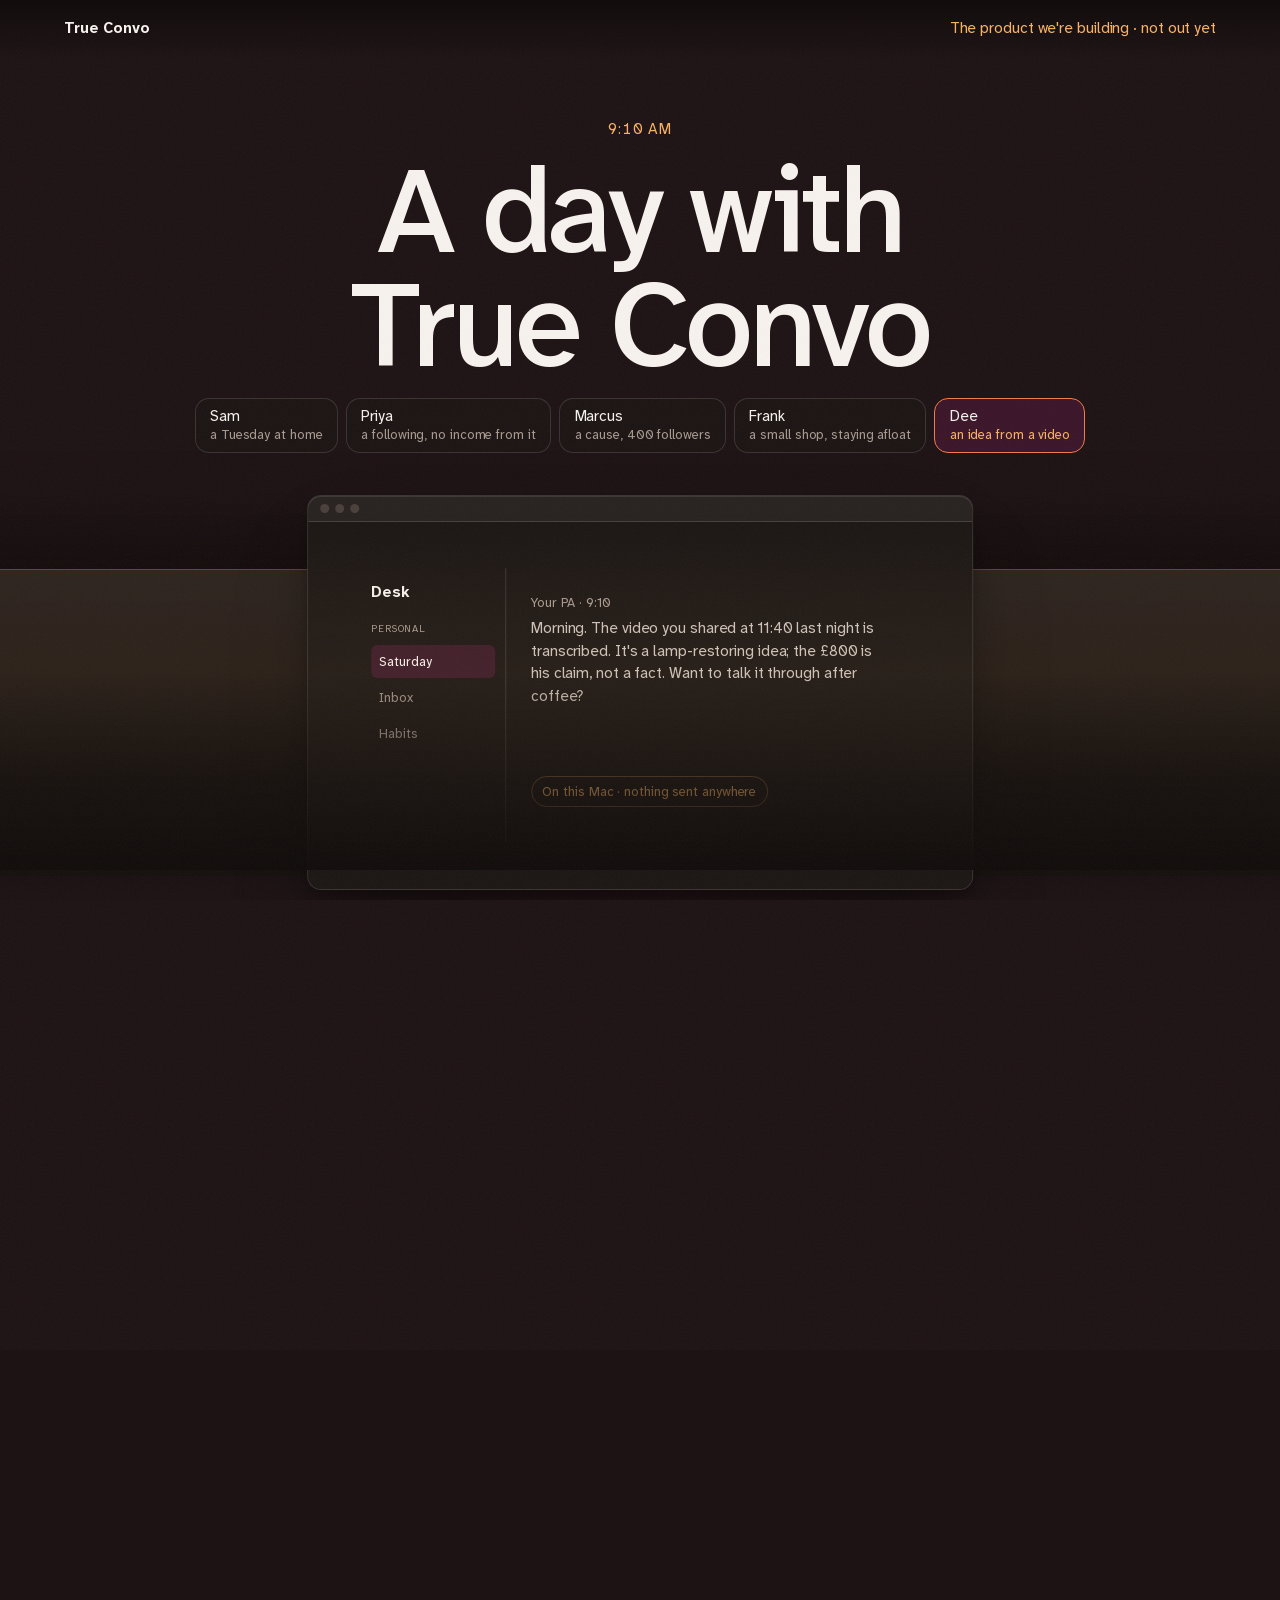
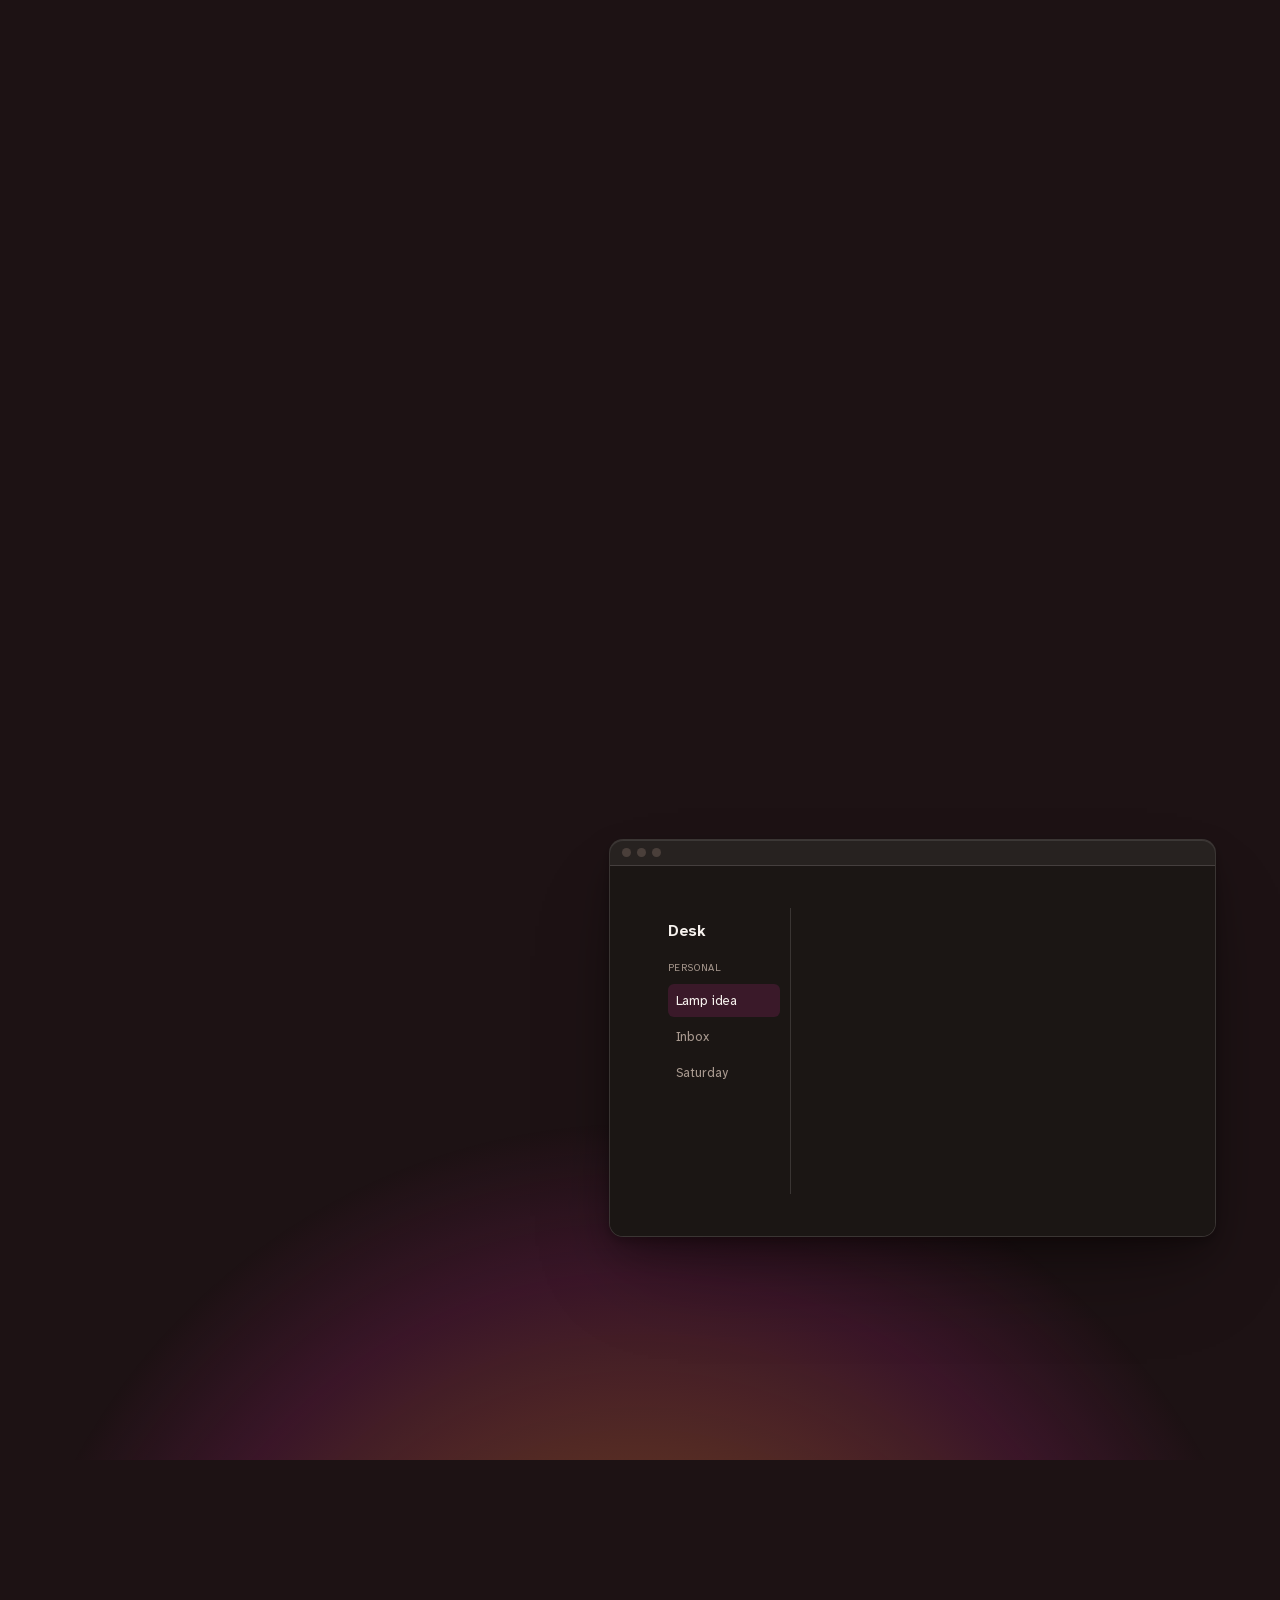
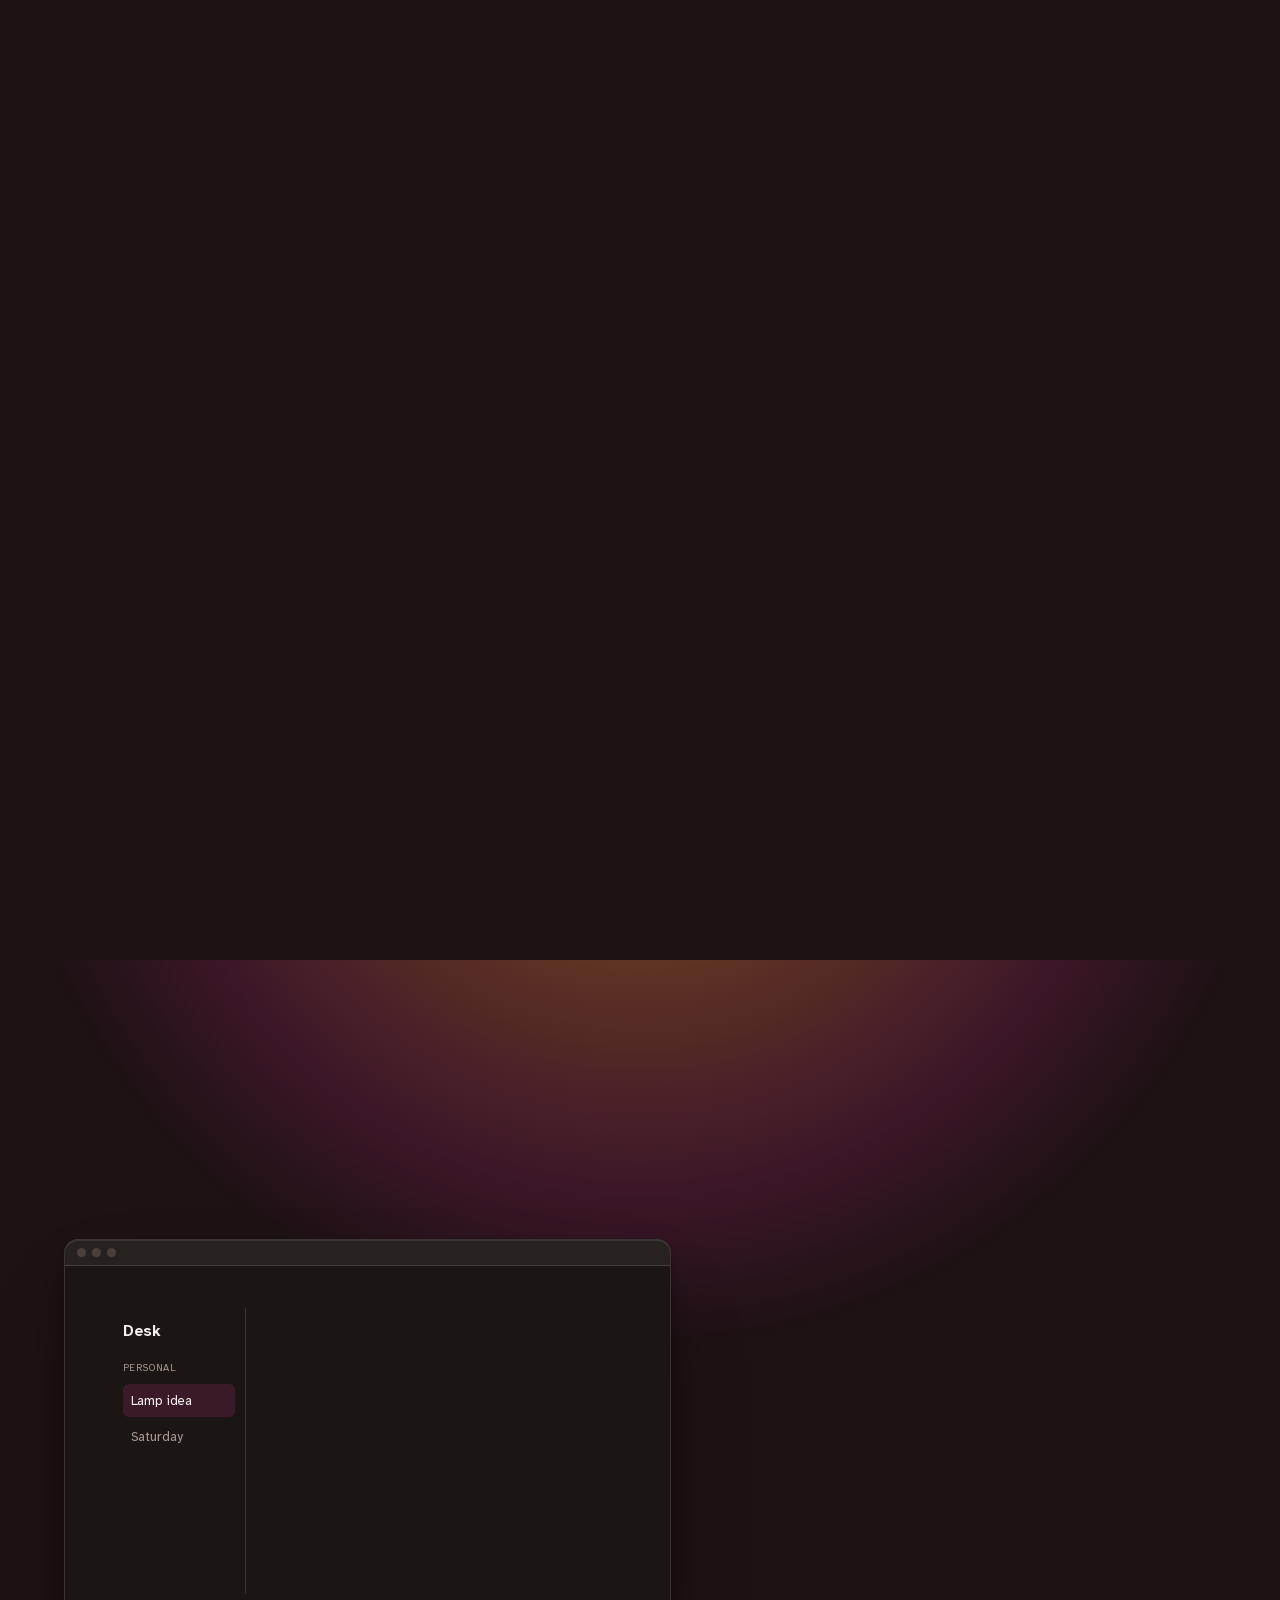
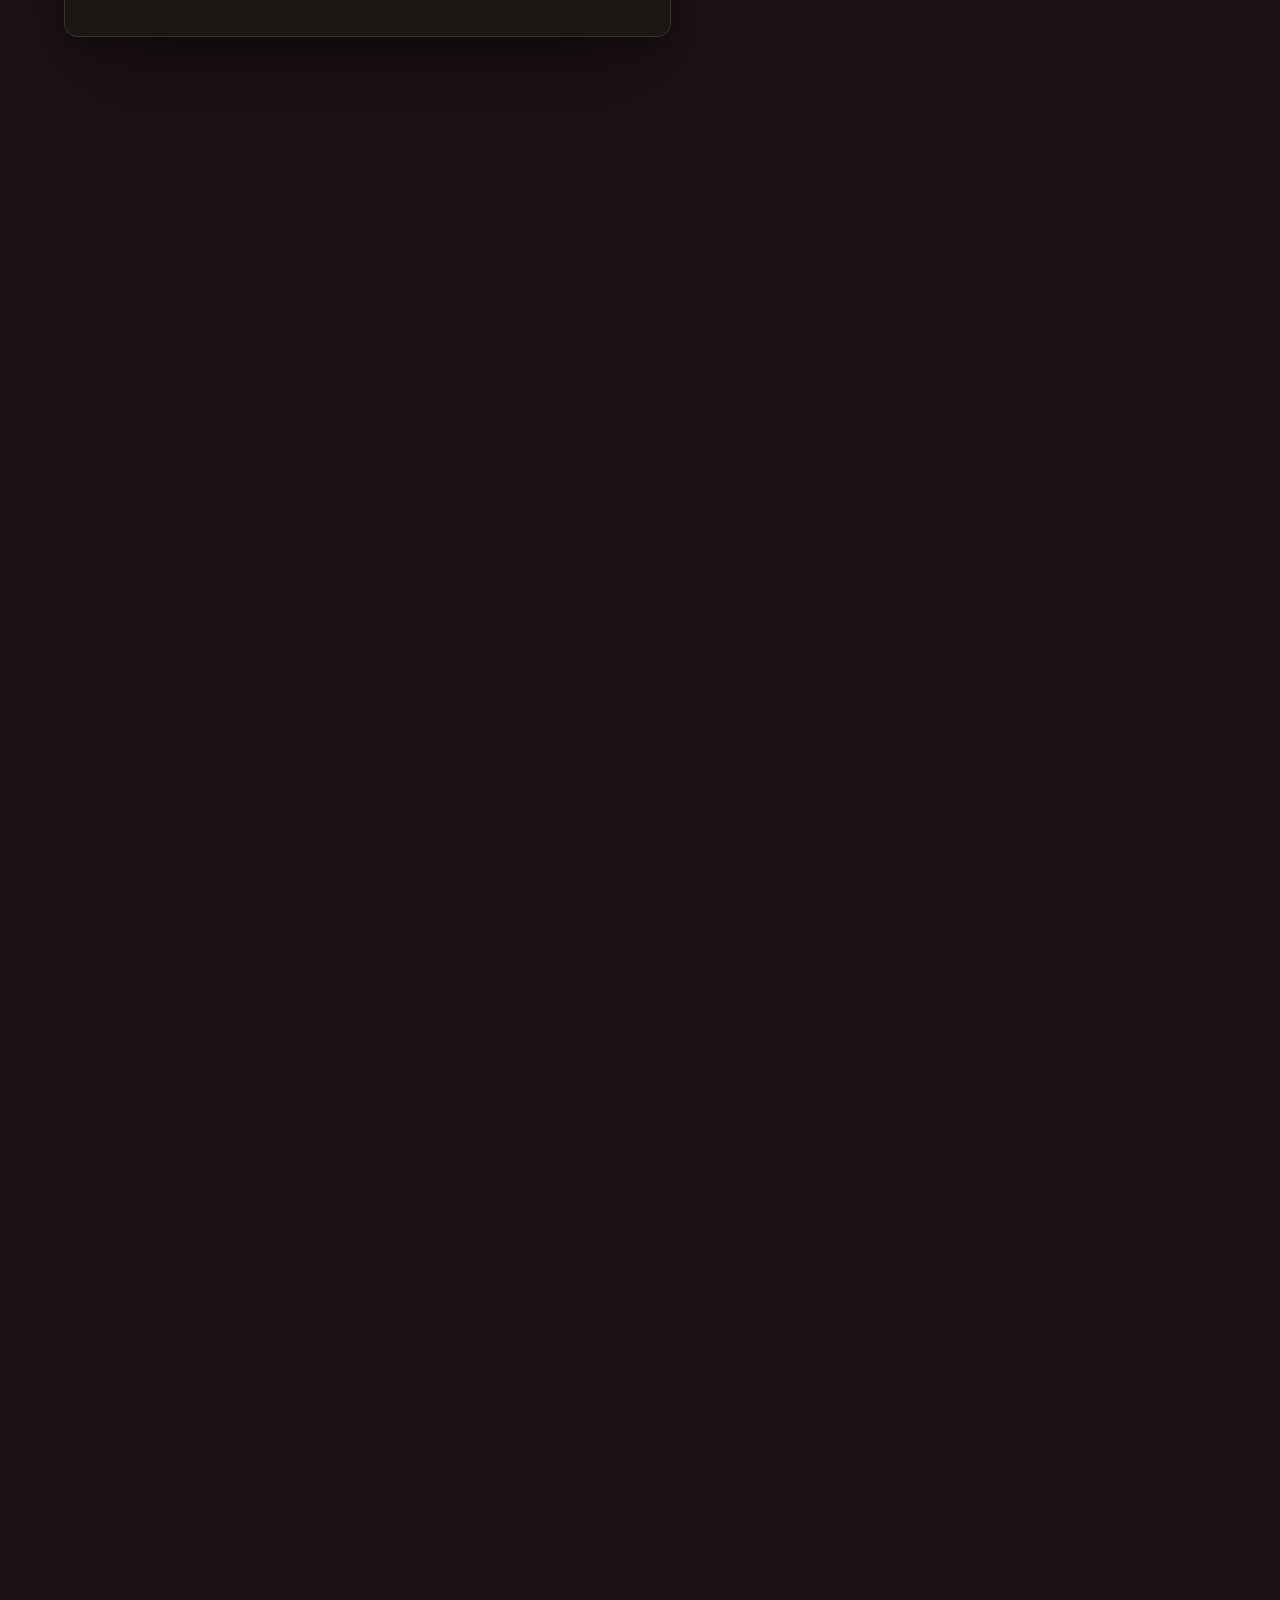
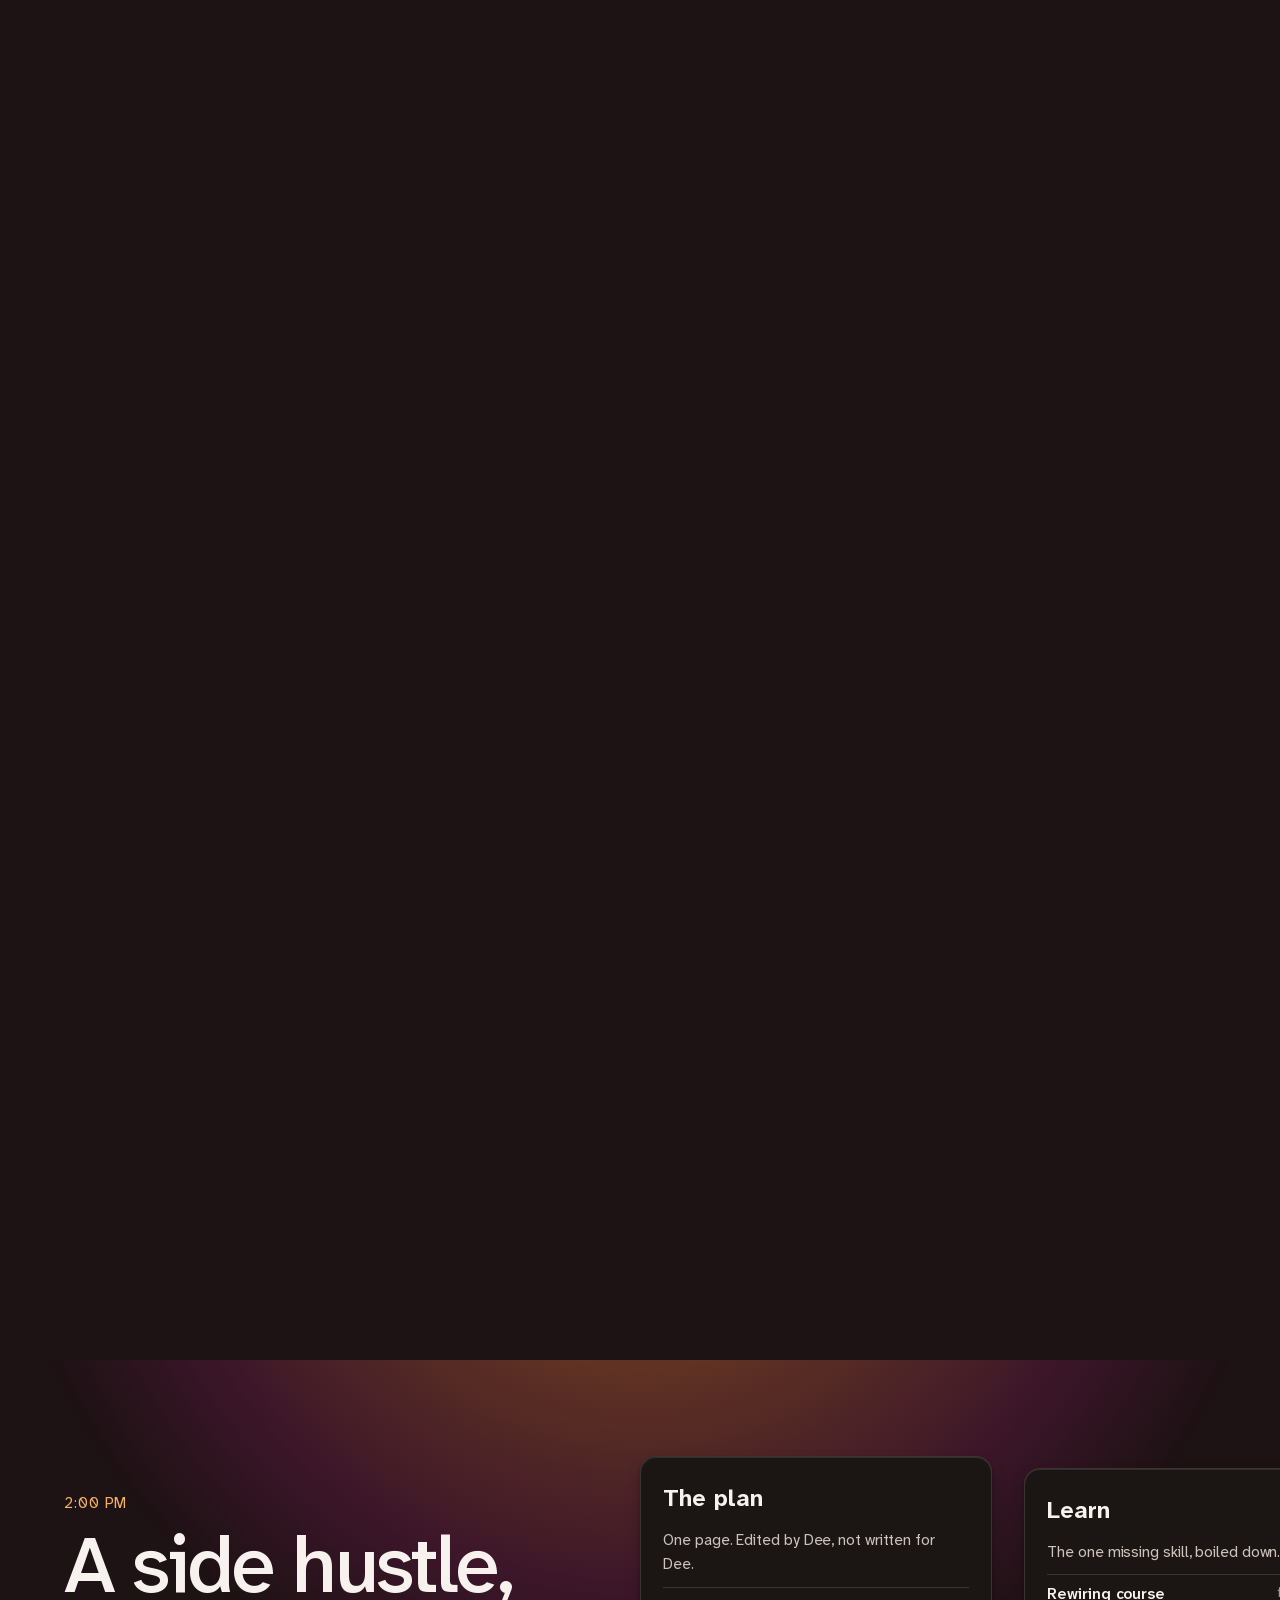
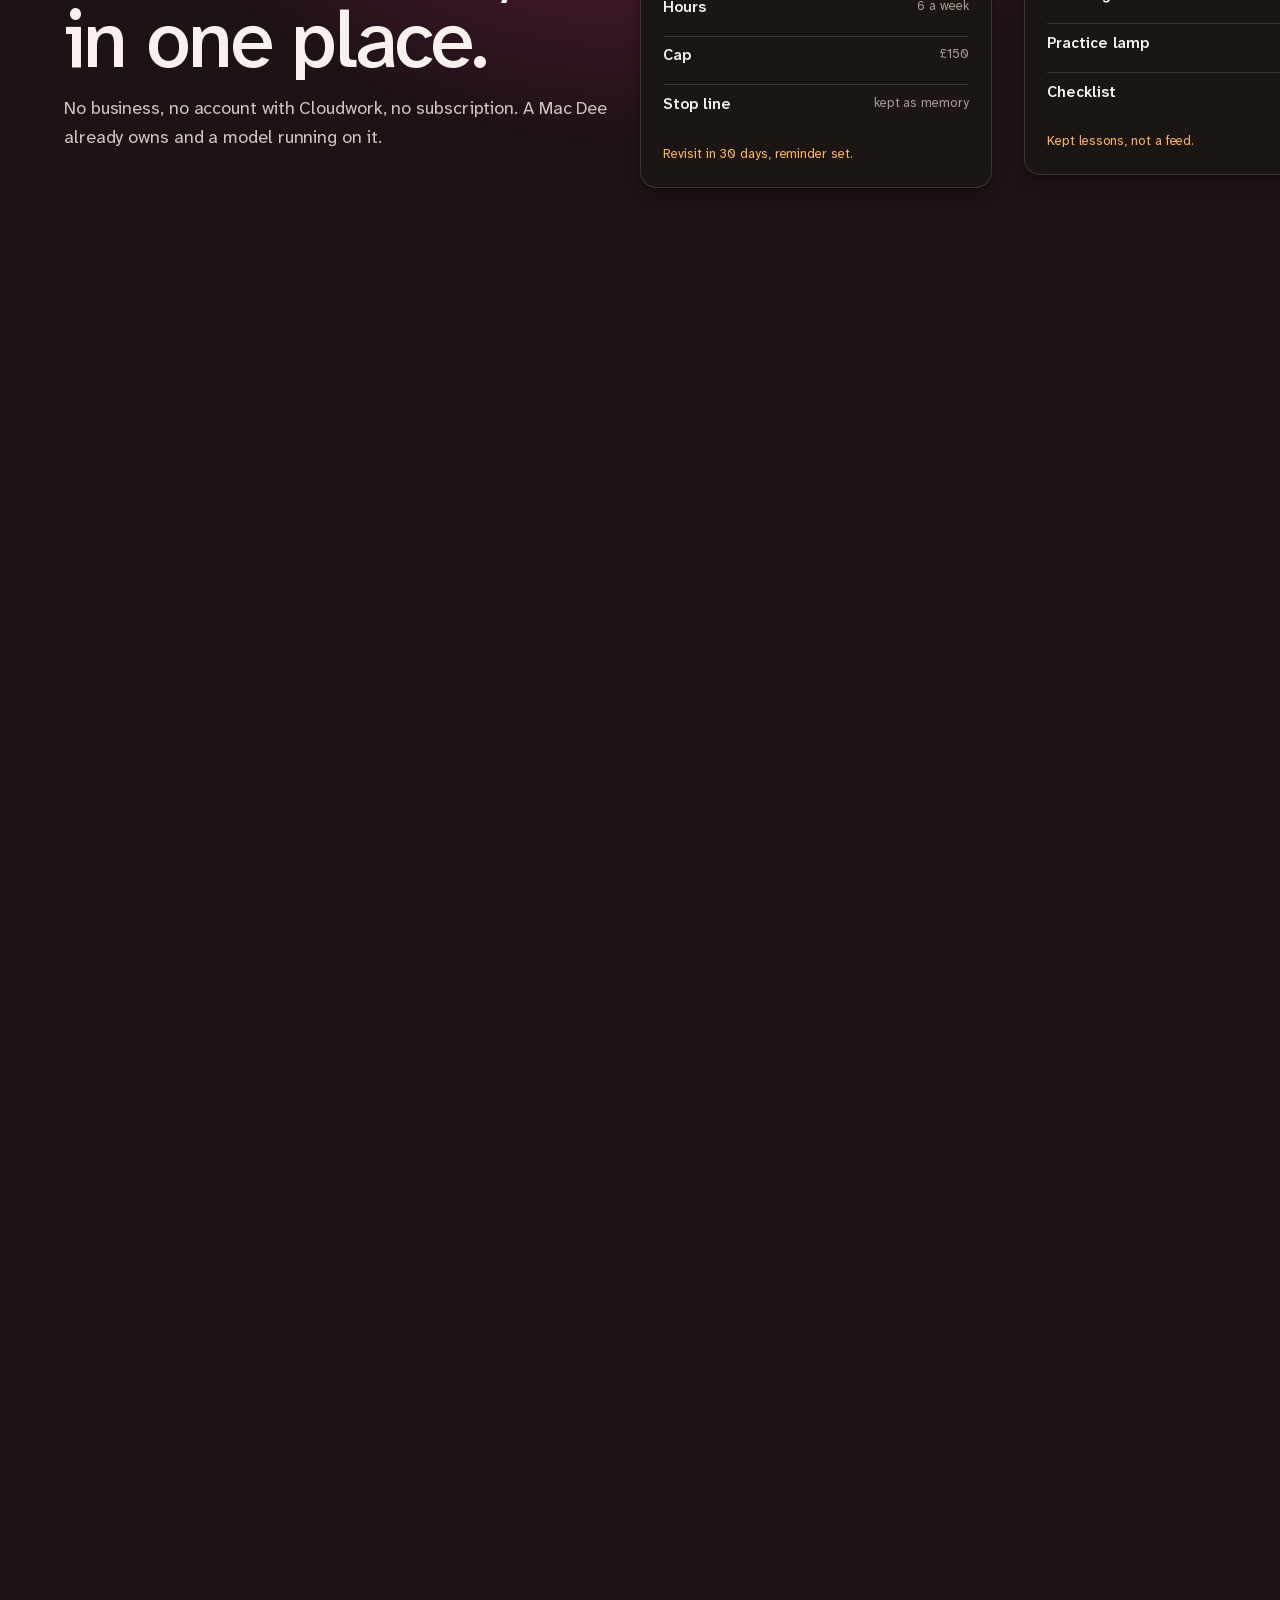
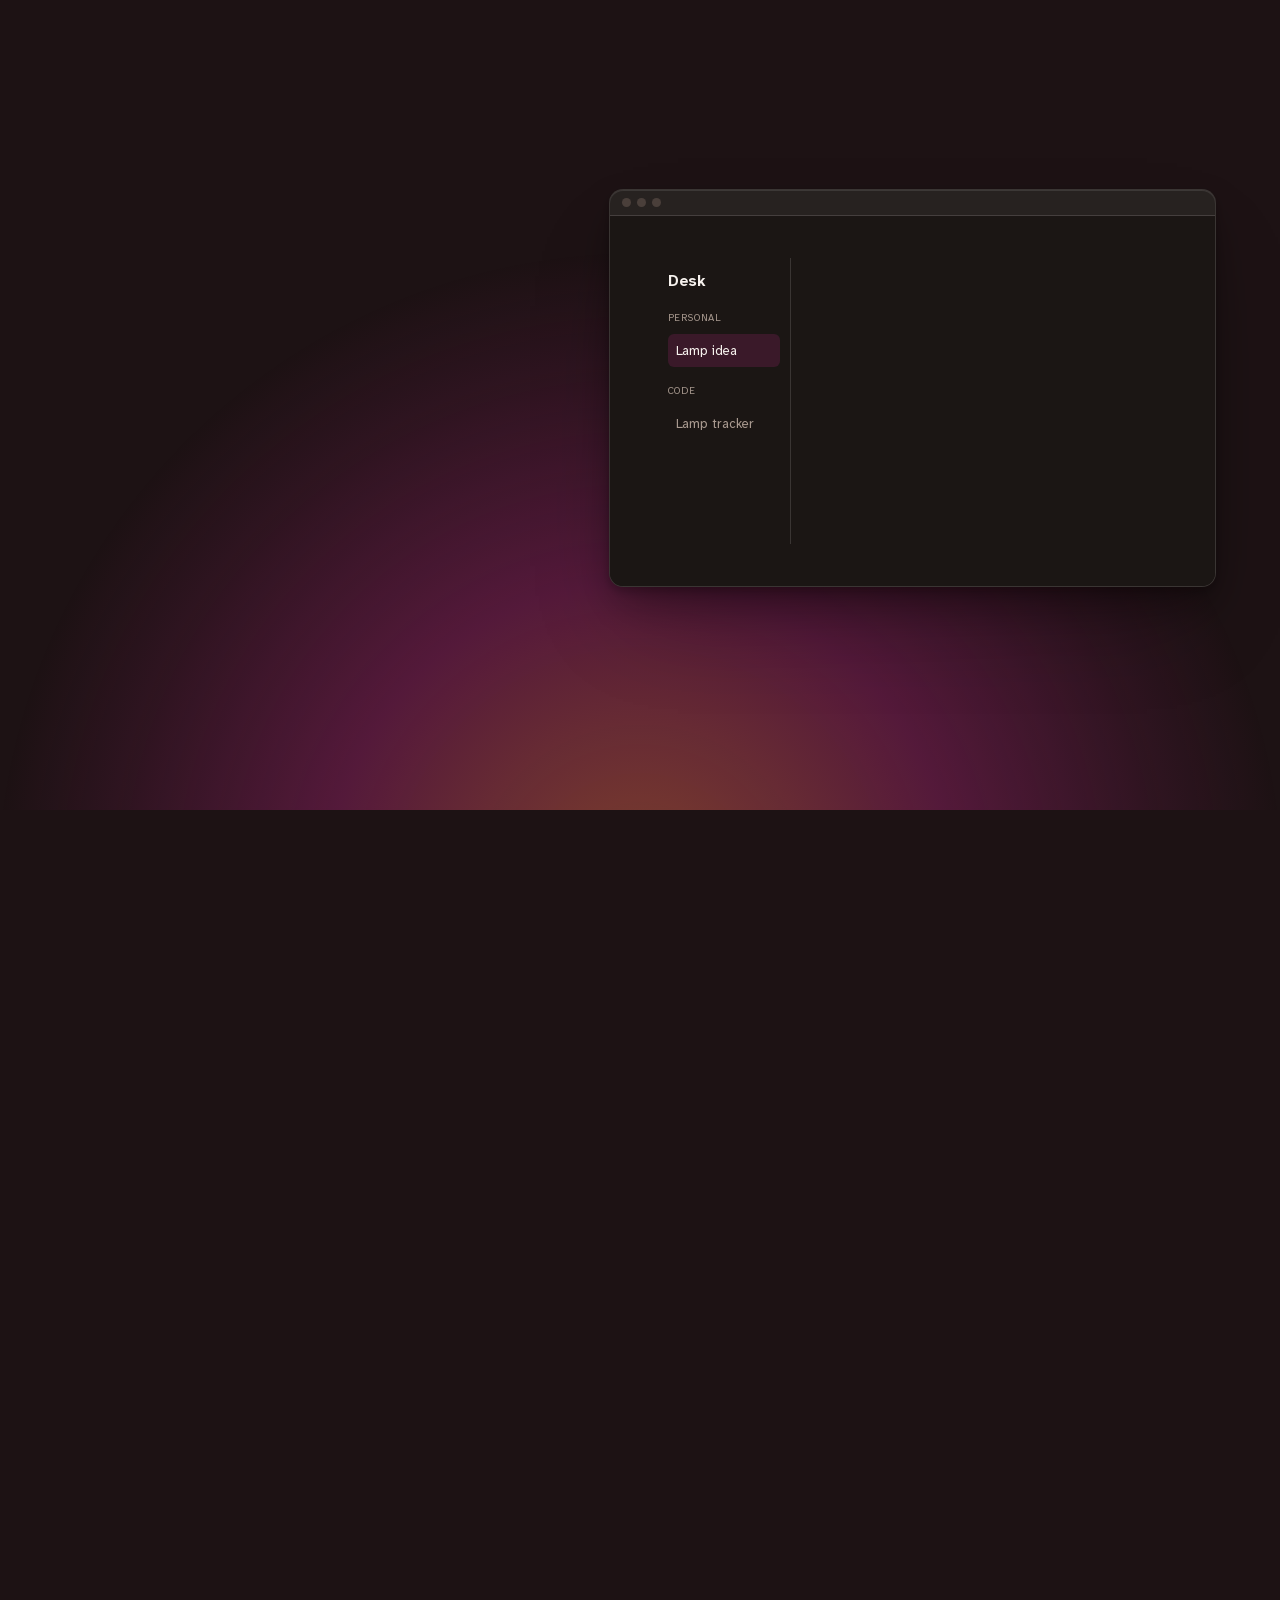
<file: trueconvo-day/dee.html>
<!doctype html>
<!--
  "A day with True Convo": Dee's day. Generated by tools/build-days.py; edit
  that file, not this one. Draft preview only; nothing here is live.
  Built on the scroll-craft engine (vendor/, MIT). Colours and font follow True
  Convo's Ember brand. Dee is invented. Nothing on this page loads from
  another site.
-->
<html lang="en">
<head>
<meta charset="utf-8">
<meta name="viewport" content="width=device-width, initial-scale=1, viewport-fit=cover">
<title>A day with True Convo · Dee</title>
<meta name="description" content="Dee has no business, just an idea from a video. One Saturday with True Convo: the claims sorted from the steps, a plan that fits six hours and £150, a stop line, a first listing, and a tracker Dee built.">
<meta name="robots" content="noindex">
<link rel="icon" href="data:image/svg+xml,<svg xmlns='http://www.w3.org/2000/svg' viewBox='0 0 32 32'><rect width='32' height='32' rx='7' fill='%2315110f'/><circle cx='16' cy='16' r='7' fill='%23f37a4a'/></svg>">
<link rel="stylesheet" href="vendor/scrollcraft.css">
<link rel="stylesheet" href="day.css">
</head>
<body>

<span data-sc-progress></span>
<div class="sc-grain" aria-hidden="true"></div>

<header class="bar">
  <b>True Convo</b>
  <span class="note"><span>The product we're building · not out yet</span></span>
</header>

<main id="top">

  <!-- dawn. Five planes at different rates. -->
  <section data-sc-act="pin" data-sc-span="2.4" data-sc-drift="#100c0b">
    <div data-sc-stage class="dawn" data-sc-spotlight>
      <div class="dawn__sky" data-sc-parallax="-0.6" aria-hidden="true">
        <div class="sun sun--dawn"></div>
      </div>
      <svg class="dawn__hills" data-sc-parallax="-2.2" viewBox="0 0 1440 400" preserveAspectRatio="xMidYMax slice" aria-hidden="true">
        <path fill="#1a1311" d="M0 300 C 180 240 300 250 420 280 S 700 330 860 270 S 1150 200 1440 260 V400 H0 Z"/>
        <path fill="#140e0c" d="M0 340 C 240 310 420 350 600 330 S 900 290 1100 330 S 1300 360 1440 340 V400 H0 Z"/>
      </svg>
      <div class="dawn__title" data-sc-parallax="-1.8">
        <p class="time" data-sc-cue="0 0.5 0 0.3">9:10 AM</p>
        <h1 class="sc-display sc-display--xl" data-sc-cue="0 0.6 0 0.3" data-sc-kinetic="lines">A day with True&nbsp;Convo</h1>
        <nav class="who" aria-label="Pick a person" data-sc-cue="0 0.6 0 0.3">
          <a href="index.html">Sam<small>a Tuesday at home</small></a>
          <a href="priya.html">Priya<small>a following, no income from it</small></a>
          <a href="marcus.html">Marcus<small>a cause, 400 followers</small></a>
          <a href="frank.html">Frank<small>a small shop, staying afloat</small></a>
          <a href="dee.html" aria-current="page">Dee<small>an idea from a video</small></a>
        </nav>
      </div>
      <div class="dawn__desk" data-sc-parallax="1.2" aria-hidden="true"></div>
      <div class="dawn__mac" data-sc-parallax="-1.6">
        <div class="mac" data-sc-tilt="5" aria-label="A drawing of Dee's Mac at the start of the day">
          <div class="mac__menubar" aria-hidden="true"><i></i><i></i><i></i></div>
          <div class="pane desk">
            <div class="desk__side" aria-hidden="true">
              <b>Desk</b><small>Personal</small><span class="on">Saturday</span><span>Inbox</span><span>Habits</span>
            </div>
            <div class="desk__chat">
              <p class="msg msg--ai"><small>Your PA · 9:10</small>Morning. The video you shared at 11:40 last night is transcribed. It's a lamp-restoring idea; the £800 is his claim, not a fact. Want to talk it through after coffee?</p><p class="msg msg--me" data-sc-cue="0.3 1 0.3 0">Yeah. Not a plan yet. Just talk.</p><span class="local">On this Mac · nothing sent anywhere</span>
            </div>
          </div>
        </div>
      </div>
      <div class="dawn__mist" data-sc-parallax="2.4" aria-hidden="true"></div>
      <div class="dawn__beat" data-sc-cue="0.56 1 0.25 0">
        <p class="sc-body">Dee has a job, a Mac, and an idea from a video watched at midnight. No business, no plan, £150 to lose at most. One Saturday with an AI that keeps claims and guesses apart and asks before anything goes out.</p>
        <p class="sc-body sc-body--faint">Dee is invented. This is the product we're building.</p>
      </div>
    </div>
  </section>

  <section data-sc-act="pin" data-sc-span="4" data-sc-drift="#1a1210">
    <div data-sc-stage class="scene">
      <div class="sun sun--morning" aria-hidden="true"></div>

      <div class="steps">
        <div class="step" data-sc-cue="0 0.3 0 0.15">
          <p class="time">9:10 AM</p>
          <h2 class="sc-display">A video, shared from the sofa.</h2>
          <p class="sc-body">Saturday. Dee shares a video to True Convo from the phone: a man saying he makes £800 a month restoring old lamps. By the time Dee's at the Mac it's transcribed, the steps are pulled out, and the claims are marked as claims.</p>
        </div>
        <div class="step" data-sc-cue="0.28 0.62 0.15 0.15">
          <p class="time">9:20 AM</p>
          <h2 class="sc-display">Known, guessed, claimed. Kept apart.</h2>
          <p class="sc-body">The PA separates what the video shows (the steps, the tools) from what it claims (the £800) and from what it guessed (what Dee would need). Nothing is dressed up.</p>
        </div>
        <div class="step" data-sc-cue="0.6">
          <p class="time">9:30 AM</p>
          <h2 class="sc-display">Talk it through. Not a plan yet.</h2>
          <p class="sc-body">Dee is thinking aloud. The PA doesn't hand it off or write a business plan; it asks three questions and listens.</p>
        </div>
      </div>

      <div class="mac" data-sc-tilt="4" aria-label="A drawing of Dee's Desk with a transcribed video">
        <div class="mac__menubar" aria-hidden="true"><i></i><i></i><i></i></div>
        <div class="pane desk">
            <div class="desk__side" aria-hidden="true">
              <b>Desk</b><small>Personal</small><span class="on">Lamp idea</span><span>Inbox</span><span>Saturday</span>
            </div>
            <div class="desk__chat">
              <p class="msg msg--other" data-sc-cue="0 1 0 0"><small>Inbox · video, 11:40</small>Transcribed. The steps: find lamps at car boots, rewire, new shade, list online. His claim: £800 a month. He doesn't say how many hours or what he spends.</p><p class="msg msg--me" data-sc-cue="0.28 1 0.12 0">Could I actually do this?</p><p class="msg msg--ai" data-sc-cue="0.34 1 0.12 0"><small>Your PA</small>Maybe. Three questions first. How many hours a week do you honestly have? Have you ever rewired anything? And what would make you stop, if it isn't working?</p><p class="msg msg--me" data-sc-cue="0.6 1 0.12 0">Six hours. No. Losing more than £150.</p><span class="local" data-sc-cue="0 1 0 0">On this Mac · nothing sent anywhere</span>
            </div>
          </div>
      </div>
    </div>
  </section>

  <section data-sc-act="pin" data-sc-span="4" data-sc-drift="#1f1512">
    <div data-sc-stage class="scene scene--flip">
      <div class="sun sun--noon" aria-hidden="true"></div>

      <div class="mac" data-sc-tilt="4" aria-label="A drawing of Dee's Desk with a one-page plan">
        <div class="mac__menubar" aria-hidden="true"><i></i><i></i><i></i></div>
        <div class="pane desk">
            <div class="desk__side" aria-hidden="true">
              <b>Desk</b><small>Personal</small><span class="on">Lamp idea</span><span>Saturday</span>
            </div>
            <div class="desk__chat">
              <p class="msg msg--ai" data-sc-cue="0 1 0 0"><small>Your PA</small>One page: six hours a week, £150 cap, one practice lamp first. Stop line: if you've lost £150 or three months pass with no sale, stop and keep the tools. Keep this stop line as a memory?</p><div class="choices" data-sc-cue="0.06 1 0.12 0"><span class="go">Keep</span><span>Correct</span><span>Skip</span></div><p class="msg msg--ai" data-sc-cue="0.34 1 0.12 0"><small>Your PA</small>Rewiring: a free two-hour course and two videos, boiled to a 9-step checklist. Reminder set: practice lamp, Sunday 2 PM, before you buy anything.</p><p class="msg msg--ai" data-sc-cue="0.64 1 0.12 0"><small>Your PA</small>Budget: tools £40, lamps £30, shades £45, tester £20, listing £0. Total £135. The shade price is my guess; check it.</p>
            </div>
          </div>
      </div>

      <div class="steps">
        <div class="step" data-sc-cue="0 0.3 0 0.15">
          <p class="time">10:30 AM</p>
          <h2 class="sc-display">One page. The first step. The stop line.</h2>
          <p class="sc-body">From the three answers: a plan that fits six hours, costs £150 at most, starts with one lamp, and says in writing when Dee stops. Dee edits it; the PA proposes a memory of the stop line and Dee keeps it.</p>
        </div>
        <div class="step" data-sc-cue="0.28 0.62 0.15 0.15">
          <p class="time">11:00 AM</p>
          <h2 class="sc-display">Learn the one thing that's missing.</h2>
          <p class="sc-body">Rewiring. The PA finds a free course and two videos, boils them to a checklist, and puts a reminder in the calendar: do the practice lamp before buying anything.</p>
        </div>
        <div class="step" data-sc-cue="0.6">
          <p class="time">11:30 AM</p>
          <h2 class="sc-display">A budget that argues back.</h2>
          <p class="sc-body">£150: tools £40, three lamps £30, shades £45, listing fees £0, a tester £20. The PA notes what it guessed and asks Dee to check the shade price.</p>
        </div>
      </div>
    </div>
  </section>

  <section data-sc-act="pan" data-sc-span="5.5" data-sc-drift="#241812">
    <div data-sc-stage class="noon">
      <div class="sun sun--noon" aria-hidden="true"></div>
      <div class="rail" data-sc-pan="0.04">
        <div class="rail__lead sc-stack">
          <p class="time">2:00 PM</p>
          <h2 class="sc-display sc-display--lg">A side hustle, in one place.</h2>
          <p class="sc-body">No business, no account with Cloudwork, no subscription. A Mac Dee already owns and a model running on it.</p>
        </div>
        <div class="card" data-sc-tilt="6">
          <h3>The plan</h3>
          <p>One page. Edited by Dee, not written for Dee.</p>
          <div class="row"><b>Hours</b><i>6 a week</i></div>
          <div class="row"><b>Cap</b><i>£150</i></div>
          <div class="row"><b>Stop line</b><i>kept as memory</i></div>
          <span class="card__foot">Revisit in 30 days, reminder set.</span>
        </div>

        <div class="card" data-sc-tilt="6">
          <h3>Learn</h3>
          <p>The one missing skill, boiled down.</p>
          <div class="row"><b>Rewiring course</b><i>free, 2 hours</i></div>
          <div class="row"><b>Practice lamp</b><i>Sun 2 PM</i></div>
          <div class="row"><b>Checklist</b><i>9 steps</i></div>
          <span class="card__foot">Kept lessons, not a feed.</span>
        </div>

        <div class="card" data-sc-tilt="6">
          <h3>Tasks</h3>
          <p>The first week, with dates.</p>
          <div class="row"><b>Buy tester</b><i>Sat</i></div>
          <div class="row"><b>Car boot, Hill Road</b><i>Sun 7 AM</i></div>
          <div class="row"><b>Practice lamp</b><i>Sun 2 PM</i></div>
          <span class="card__foot">Nag once, then leave Dee alone.</span>
        </div>

        <div class="card" data-sc-tilt="6">
          <h3>Ledger</h3>
          <p>Every pound, from the first.</p>
          <div class="row"><b>Tester</b><i>£19.99</i></div>
          <div class="row"><b>Lamps (3)</b><i>£24</i></div>
          <div class="row"><b>In</b><i>£0, so far</i></div>
          <span class="card__foot">Honest. Export any time.</span>
        </div>

        <div class="card" data-sc-tilt="6">
          <h3>Listing</h3>
          <p>Written in Dee's words. Posted on a yes.</p>
          <div class="row"><b>Brass desk lamp, rewired</b><i>draft</i></div>
          <div class="row"><b>Photos</b><i>4, from the phone</i></div>
          <div class="row"><b>Price</b><i>£45, Dee's call</i></div>
          <span class="card__foot">Nothing listed until Dee clicks.</span>
        </div>

        <div class="card card--more" data-sc-tilt="6">
          <h3>And the ones Dee adds.</h3>
          <p>Every module can be moved, renamed, hidden or replaced.</p>

          <span class="card__foot">Dee's layout.</span>
        </div>

      </div>
    </div>
  </section>

  <section data-sc-act="pin" data-sc-span="4" data-sc-drift="#1d1214">
    <div data-sc-stage class="scene">
      <div class="sun sun--evening" aria-hidden="true"></div>

      <div class="steps">
        <div class="step" data-sc-cue="0 0.3 0 0.15">
          <p class="time">5:00 PM</p>
          <h2 class="sc-display">Try it. Small.</h2>
          <p class="sc-body">A one-page shop, built from a facts sheet Dee owns, published to a free host Dee chose, with payment through an account Dee already has. Three lamps. The first listing is written in Dee's words and goes up only on a yes.</p>
        </div>
        <div class="step" data-sc-cue="0.28 0.62 0.15 0.15">
          <p class="time">5:30 PM</p>
          <h2 class="sc-display">Build the thing you wish existed.</h2>
          <p class="sc-body">Dee wants a tiny tracker: lamp in, hours spent, parts, sold for. A builder makes it, a checker tries to break it, and it runs on the Mac.</p>
        </div>
        <div class="step" data-sc-cue="0.6">
          <p class="time">5:45 PM</p>
          <h2 class="sc-display">Keep it, or go further.</h2>
          <p class="sc-body">If this stays three lamps a month, the tracker is a nice thing on one Mac. If it grows, packaging the tracker for other lamp people is the same tool, one step on.</p>
        </div>
      </div>

      <div class="mac" data-sc-tilt="4" aria-label="A drawing of Dee's Desk with a one-page shop and a tracker">
        <div class="mac__menubar" aria-hidden="true"><i></i><i></i><i></i></div>
        <div class="pane desk">
            <div class="desk__side" aria-hidden="true">
              <b>Desk</b><small>Personal</small><span class="on">Lamp idea</span><small>Code</small><span>Lamp tracker</span>
            </div>
            <div class="desk__chat">
              <p class="msg msg--ai" data-sc-cue="0 1 0 0"><small>Your PA</small>Your page is ready from the facts sheet: three lamps, your photos, your words, payment through your own account. Preview below. Nothing is live until you say.</p><div class="choices" data-sc-cue="0.06 1 0.12 0"><span class="go">Publish</span><span>Show preview</span><span>Not now</span></div><p class="msg msg--me" data-sc-cue="0.34 1 0.12 0">A tracker: lamp in, hours, parts, sold for. So I know if this is real.</p><p class="msg msg--other" data-sc-cue="0.46 1 0.12 0"><small>Builder</small>Done: "Lamps". One row per lamp, hours and parts, profit per hour shown plainly. Runs on this Mac.</p><p class="msg msg--other" data-sc-cue="0.58 1 0.12 0"><small>Checker</small>Tried 20 lamps and a sale with no parts cost. It handled both. Passed.</p><div class="choices" data-sc-cue="0.64 1 0.12 0"><span class="go">Keep it</span><span>Change something</span><span>Package it</span></div>
            </div>
          </div>
      </div>
    </div>
  </section>

  <section data-sc-act="pin" data-sc-span="4" data-sc-drift="#0f0b0d">
    <div data-sc-stage class="scene scene--flip">
      <div class="sun sun--night" aria-hidden="true"></div>

      <div class="mac" data-sc-tilt="4" aria-label="A drawing of Dee's Desk at the end of the day">
        <div class="mac__menubar" aria-hidden="true"><i></i><i></i><i></i></div>
        <div class="pane desk">
            <div class="desk__side" aria-hidden="true">
              <b>Desk</b><small>Personal</small><span class="on">Lamp idea</span><span>Atlas</span>
            </div>
            <div class="desk__chat">
              <p class="msg msg--ai" data-sc-cue="0 1 0 0"><small>Your PA</small>Today, written down: the idea, the plan, the £135, the stop line. Revisit on December 2. If there are no sales by then, I'll say so plainly and we'll stop, like you asked.</p><div class="choices" data-sc-cue="0.06 1 0.12 0"><span class="go">Keep this</span><span>Change the date</span></div><p class="msg msg--me" data-sc-cue="0.4 1 0.12 0">And if it works?</p><p class="msg msg--ai" data-sc-cue="0.46 1 0.12 0"><small>Your PA</small>Then the same things grow with you. More lamps in the tracker, more on the page, a ledger your accountant can read. Nothing to move to and nothing to pay me.</p><span class="local" data-sc-cue="0 1 0 0">Everything today ran on this Mac</span>
            </div>
          </div>
      </div>

      <div class="steps">
        <div class="step" data-sc-cue="0 0.3 0 0.15">
          <p class="time">9:00 PM</p>
          <h2 class="sc-display">What it cost, honestly.</h2>
          <p class="sc-body">A Saturday and £135. One practice lamp tomorrow, three listed next week. The PA writes the day down in the Atlas, with the stop line next to it, and sets the 30-day revisit.</p>
        </div>
        <div class="step" data-sc-cue="0.28 0.62 0.15 0.15">
          <p class="time">9:10 PM</p>
          <h2 class="sc-display">If it doesn't work.</h2>
          <p class="sc-body">Dee keeps the tools, the skill and the tracker, and the stop line says when to stop. Nothing is lost but a Saturday. The PA won't nag Dee to keep going.</p>
        </div>
        <div class="step" data-sc-cue="0.6">
          <p class="time">9:20 PM</p>
          <h2 class="sc-display">If it does.</h2>
          <p class="sc-body">The same page, ledger, tracker and PA scale with it. Nothing to migrate, nothing to subscribe to. A bigger brain is an option, never the floor.</p>
        </div>
      </div>
    </div>
  </section>

  <section class="sc-section yours" data-sc-act="flow" data-sc-drift="#0d0a0b">
    <div class="sc-wrap">
      <h2 class="sc-display sc-display--lg" data-sc-in>What an idea costs, here.</h2>
      <div class="yours__grid" data-sc-in data-sc-stagger="70">
        <div><b>A Saturday and a Mac you own.</b> No subscription, no account, no card. A model on the machine you already have.</div>
        <div><b>A stop line, written down.</b> The PA keeps the line Dee set and says plainly when it's crossed. It never nags you to keep going.</div>
        <div><b>Claims stay claims.</b> The video's £800 is marked as his claim, the budget's guesses as guesses. Nothing is dressed up.</div>
        <div><b>Your words, your yes.</b> Listings and pages go up in your words, when you click.</div>
        <div><b>Open core.</b> Copy it, change it, label it as your own.</div>
        <div><b>Leave any time.</b> Export everything in a form that works without us.</div>
      </div>
    </div>
  </section>

  <!-- More than software: learning, people and shared resources (vision, labelled coming). -->
  <section class="sc-section together" data-sc-act="flow" data-sc-drift="#0e0a0c">
    <div class="together__lights" aria-hidden="true"><i class="l--m" style="left:32.7%;top:16.5%;--t:0.34;--s:3px"></i><i class="l--a" style="left:10.2%;top:57.9%;--t:0.46;--s:3px"></i><i class="l--c" style="left:9.4%;top:42.1%;--t:0.16;--s:5px"></i><i class="l--m" style="left:6.8%;top:56.3%;--t:0.48;--s:6px"></i><i class="l--a" style="left:93.9%;top:57.4%;--t:0.23;--s:3px"></i><i class="l--a" style="left:55.6%;top:14.8%;--t:0.24;--s:5px"></i><i class="l--m" style="left:56.9%;top:55.8%;--t:0.36;--s:3px"></i><i class="l--a" style="left:57.0%;top:20.0%;--t:0.09;--s:6px"></i><i class="l--c" style="left:56.3%;top:61.4%;--t:0.27;--s:5px"></i><i class="l--a" style="left:77.2%;top:46.7%;--t:0.47;--s:4px"></i><i class="l--m" style="left:25.3%;top:19.3%;--t:0.40;--s:3px"></i><i class="l--a" style="left:30.4%;top:49.5%;--t:0.20;--s:4px"></i><i class="l--a" style="left:60.7%;top:9.0%;--t:0.28;--s:3px"></i><i class="l--a" style="left:15.9%;top:48.9%;--t:0.07;--s:6px"></i><i class="l--a" style="left:75.9%;top:57.0%;--t:0.44;--s:4px"></i><i class="l--a" style="left:69.1%;top:59.1%;--t:0.31;--s:4px"></i><i class="l--a" style="left:83.3%;top:92.7%;--t:0.26;--s:6px"></i><i class="l--c" style="left:6.9%;top:69.3%;--t:0.34;--s:6px"></i><i class="l--c" style="left:28.9%;top:39.0%;--t:0.35;--s:3px"></i><i class="l--a" style="left:35.8%;top:60.6%;--t:0.27;--s:3px"></i><i class="l--a" style="left:13.7%;top:25.8%;--t:0.23;--s:4px"></i><i class="l--c" style="left:17.3%;top:40.6%;--t:0.18;--s:3px"></i><i class="l--c" style="left:85.7%;top:28.7%;--t:0.24;--s:4px"></i><i class="l--a" style="left:94.9%;top:16.5%;--t:0.13;--s:3px"></i><i class="l--a" style="left:2.2%;top:81.8%;--t:0.13;--s:4px"></i><i class="l--a" style="left:15.3%;top:53.3%;--t:0.32;--s:4px"></i><i class="l--a" style="left:68.7%;top:51.5%;--t:0.33;--s:6px"></i><i class="l--m" style="left:45.8%;top:85.6%;--t:0.48;--s:6px"></i><i class="l--c" style="left:39.5%;top:40.3%;--t:0.10;--s:6px"></i><i class="l--a" style="left:7.1%;top:8.5%;--t:0.14;--s:3px"></i><i class="l--m" style="left:34.3%;top:7.0%;--t:0.05;--s:3px"></i><i class="l--m" style="left:10.9%;top:36.9%;--t:0.06;--s:3px"></i><i class="l--a" style="left:37.9%;top:62.9%;--t:0.48;--s:5px"></i><i class="l--c" style="left:47.5%;top:13.1%;--t:0.27;--s:4px"></i><i class="l--a" style="left:48.4%;top:10.2%;--t:0.10;--s:4px"></i><i class="l--m" style="left:47.9%;top:68.4%;--t:0.28;--s:3px"></i><i class="l--a" style="left:36.5%;top:68.2%;--t:0.46;--s:5px"></i><i class="l--m" style="left:96.9%;top:84.9%;--t:0.36;--s:4px"></i><i class="l--m" style="left:36.9%;top:18.0%;--t:0.40;--s:5px"></i><i class="l--a" style="left:77.3%;top:33.6%;--t:0.15;--s:3px"></i><i class="l--c" style="left:81.2%;top:73.0%;--t:0.15;--s:5px"></i><i class="l--c" style="left:35.8%;top:4.8%;--t:0.06;--s:4px"></i><i class="l--a" style="left:26.4%;top:68.5%;--t:0.48;--s:4px"></i><i class="l--c" style="left:94.6%;top:37.0%;--t:0.15;--s:3px"></i><i class="l--a" style="left:20.3%;top:21.6%;--t:0.33;--s:5px"></i><i class="l--a" style="left:48.0%;top:64.7%;--t:0.41;--s:3px"></i><i class="l--a" style="left:90.2%;top:77.1%;--t:0.39;--s:4px"></i><i class="l--c" style="left:43.5%;top:63.0%;--t:0.09;--s:6px"></i><i class="l--a" style="left:46.4%;top:73.4%;--t:0.09;--s:3px"></i><i class="l--a" style="left:98.3%;top:4.6%;--t:0.32;--s:4px"></i><i class="l--a" style="left:60.9%;top:59.2%;--t:0.26;--s:4px"></i><i class="l--a" style="left:54.8%;top:14.6%;--t:0.06;--s:6px"></i><i class="l--a" style="left:52.6%;top:91.6%;--t:0.25;--s:3px"></i><i class="l--a" style="left:3.7%;top:22.4%;--t:0.28;--s:5px"></i><i class="l--a" style="left:26.4%;top:42.2%;--t:0.11;--s:6px"></i><i class="l--c" style="left:89.0%;top:65.6%;--t:0.42;--s:5px"></i><i class="l--m" style="left:82.1%;top:86.3%;--t:0.11;--s:3px"></i><i class="l--a" style="left:51.0%;top:85.8%;--t:0.40;--s:5px"></i><i class="l--a" style="left:77.1%;top:16.4%;--t:0.11;--s:5px"></i><i class="l--c" style="left:55.5%;top:33.3%;--t:0.28;--s:5px"></i><i class="l--a" style="left:77.9%;top:12.2%;--t:0.30;--s:3px"></i><i class="l--a" style="left:28.1%;top:76.1%;--t:0.28;--s:5px"></i><i class="l--m" style="left:75.5%;top:89.6%;--t:0.25;--s:5px"></i><i class="l--m" style="left:60.4%;top:21.1%;--t:0.17;--s:5px"></i><i class="l--a" style="left:80.1%;top:50.7%;--t:0.16;--s:5px"></i><i class="l--a" style="left:91.4%;top:87.7%;--t:0.14;--s:4px"></i><i class="l--a" style="left:41.8%;top:39.7%;--t:0.19;--s:6px"></i><i class="l--a" style="left:43.0%;top:22.4%;--t:0.19;--s:3px"></i><i class="l--a" style="left:93.1%;top:63.8%;--t:0.21;--s:4px"></i><i class="l--c" style="left:95.8%;top:23.1%;--t:0.48;--s:4px"></i><i class="l--c" style="left:17.0%;top:66.1%;--t:0.15;--s:6px"></i><i class="l--a" style="left:98.4%;top:40.8%;--t:0.24;--s:4px"></i><i class="l--c" style="left:10.0%;top:37.1%;--t:0.20;--s:4px"></i><i class="l--m" style="left:69.9%;top:38.9%;--t:0.28;--s:4px"></i><i class="l--a" style="left:95.2%;top:12.8%;--t:0.46;--s:3px"></i><i class="l--a" style="left:9.2%;top:28.1%;--t:0.46;--s:3px"></i><i class="l--a" style="left:75.1%;top:80.7%;--t:0.43;--s:6px"></i><i class="l--a" style="left:40.8%;top:53.5%;--t:0.28;--s:4px"></i><i class="l--a" style="left:9.8%;top:7.5%;--t:0.36;--s:4px"></i><i class="l--a" style="left:27.4%;top:3.6%;--t:0.09;--s:4px"></i><i class="l--c" style="left:60.6%;top:23.4%;--t:0.17;--s:3px"></i><i class="l--m" style="left:2.1%;top:97.5%;--t:0.24;--s:4px"></i><i class="l--a" style="left:13.7%;top:52.6%;--t:0.16;--s:3px"></i><i class="l--a" style="left:26.7%;top:19.4%;--t:0.47;--s:6px"></i><i class="l--a" style="left:53.0%;top:21.8%;--t:0.25;--s:6px"></i><i class="l--a" style="left:27.5%;top:79.2%;--t:0.50;--s:3px"></i><i class="l--c" style="left:2.8%;top:50.5%;--t:0.49;--s:5px"></i><i class="l--c" style="left:25.1%;top:44.9%;--t:0.35;--s:6px"></i><i class="l--a" style="left:65.3%;top:54.4%;--t:0.45;--s:5px"></i><i class="l--a" style="left:68.4%;top:96.3%;--t:0.20;--s:6px"></i><i class="l--a" style="left:40.7%;top:35.4%;--t:0.07;--s:3px"></i><i class="l--a" style="left:7.9%;top:73.1%;--t:0.17;--s:3px"></i><i class="l--a" style="left:9.3%;top:82.8%;--t:0.44;--s:6px"></i><i class="l--a" style="left:59.7%;top:68.5%;--t:0.07;--s:3px"></i><i class="l--m" style="left:27.4%;top:2.3%;--t:0.21;--s:4px"></i><i class="l--a" style="left:32.7%;top:5.3%;--t:0.45;--s:3px"></i><i class="l--m" style="left:18.9%;top:34.2%;--t:0.09;--s:4px"></i><i class="l--a" style="left:65.3%;top:25.8%;--t:0.40;--s:3px"></i><i class="l--a" style="left:81.1%;top:15.8%;--t:0.31;--s:4px"></i><i class="l--a" style="left:30.4%;top:62.4%;--t:0.09;--s:5px"></i><i class="l--a" style="left:65.4%;top:70.7%;--t:0.45;--s:4px"></i><i class="l--a" style="left:71.6%;top:49.4%;--t:0.18;--s:5px"></i><i class="l--c" style="left:5.3%;top:82.2%;--t:0.45;--s:6px"></i><i class="l--m" style="left:72.9%;top:80.0%;--t:0.11;--s:5px"></i><i class="l--m" style="left:56.7%;top:80.0%;--t:0.06;--s:6px"></i><i class="l--a" style="left:79.2%;top:70.3%;--t:0.48;--s:6px"></i><i class="l--c" style="left:9.3%;top:6.0%;--t:0.34;--s:3px"></i><i class="l--m" style="left:82.9%;top:55.6%;--t:0.33;--s:6px"></i><i class="l--m" style="left:67.7%;top:49.0%;--t:0.05;--s:3px"></i><i class="l--c" style="left:89.0%;top:10.8%;--t:0.29;--s:6px"></i><i class="l--a" style="left:25.7%;top:9.1%;--t:0.17;--s:6px"></i><i class="l--a" style="left:23.6%;top:64.4%;--t:0.26;--s:4px"></i><i class="l--a" style="left:47.9%;top:67.6%;--t:0.40;--s:5px"></i><i class="l--a" style="left:8.6%;top:16.2%;--t:0.16;--s:6px"></i><i class="l--a" style="left:61.9%;top:14.8%;--t:0.27;--s:4px"></i><i class="l--a" style="left:96.3%;top:11.6%;--t:0.15;--s:4px"></i><i class="l--m" style="left:70.5%;top:29.4%;--t:0.26;--s:3px"></i><i class="l--a" style="left:20.5%;top:95.9%;--t:0.47;--s:3px"></i><i class="l--a" style="left:46.0%;top:80.7%;--t:0.49;--s:4px"></i><i class="l--m" style="left:38.9%;top:90.0%;--t:0.47;--s:3px"></i><i class="l--a" style="left:9.8%;top:73.8%;--t:0.17;--s:4px"></i><i class="l--a" style="left:60.1%;top:62.6%;--t:0.18;--s:3px"></i><i class="l--a" style="left:23.7%;top:88.2%;--t:0.27;--s:3px"></i><i class="l--a" style="left:1.4%;top:49.2%;--t:0.25;--s:4px"></i><i class="l--a" style="left:41.8%;top:38.1%;--t:0.10;--s:4px"></i><i class="l--a" style="left:32.8%;top:34.5%;--t:0.23;--s:3px"></i><i class="l--c" style="left:89.4%;top:29.8%;--t:0.22;--s:4px"></i><i class="l--a" style="left:98.9%;top:58.6%;--t:0.21;--s:4px"></i><i class="l--a" style="left:84.7%;top:28.9%;--t:0.07;--s:6px"></i><i class="l--m" style="left:63.2%;top:16.3%;--t:0.49;--s:4px"></i><i class="l--a" style="left:31.9%;top:76.2%;--t:0.40;--s:4px"></i><i class="l--m" style="left:80.6%;top:62.6%;--t:0.46;--s:5px"></i><i class="l--c" style="left:20.9%;top:9.7%;--t:0.47;--s:4px"></i><i class="l--a" style="left:61.3%;top:15.3%;--t:0.44;--s:4px"></i><i class="l--a" style="left:90.4%;top:54.8%;--t:0.13;--s:4px"></i><i class="l--a" style="left:28.6%;top:26.6%;--t:0.38;--s:6px"></i><i class="l--c" style="left:40.8%;top:24.9%;--t:0.27;--s:6px"></i><i class="l--c" style="left:12.7%;top:63.7%;--t:0.08;--s:5px"></i><i class="l--c" style="left:54.9%;top:45.5%;--t:0.20;--s:4px"></i><i class="l--m" style="left:14.7%;top:20.5%;--t:0.09;--s:4px"></i><i class="l--a" style="left:9.9%;top:25.0%;--t:0.17;--s:5px"></i><i class="l--m" style="left:88.0%;top:74.0%;--t:0.24;--s:4px"></i><i class="l--a" style="left:21.6%;top:27.9%;--t:0.39;--s:4px"></i><i class="l--a" style="left:57.3%;top:36.6%;--t:0.36;--s:5px"></i><i class="l--c" style="left:10.1%;top:88.1%;--t:0.22;--s:6px"></i><i class="l--a" style="left:43.3%;top:32.0%;--t:0.42;--s:3px"></i><i class="l--m" style="left:4.2%;top:70.1%;--t:0.45;--s:4px"></i><i class="l--c" style="left:49.0%;top:9.0%;--t:0.47;--s:5px"></i><i class="l--a" style="left:96.3%;top:25.9%;--t:0.10;--s:3px"></i><i class="l--c" style="left:52.2%;top:67.5%;--t:0.47;--s:6px"></i><i class="l--a" style="left:9.3%;top:76.6%;--t:0.05;--s:3px"></i><i class="l--a" style="left:56.8%;top:5.6%;--t:0.37;--s:3px"></i><i class="l--a" style="left:52.8%;top:44.0%;--t:0.39;--s:3px"></i><i class="l--a" style="left:30.4%;top:92.6%;--t:0.14;--s:4px"></i><i class="l--a" style="left:78.5%;top:2.1%;--t:0.29;--s:4px"></i><i class="l--m" style="left:95.0%;top:63.9%;--t:0.45;--s:4px"></i><i class="l--a" style="left:24.0%;top:25.7%;--t:0.48;--s:6px"></i><i class="l--c" style="left:6.4%;top:20.6%;--t:0.45;--s:6px"></i><i class="l--a" style="left:8.9%;top:23.9%;--t:0.24;--s:4px"></i><i class="l--c" style="left:49.3%;top:68.8%;--t:0.37;--s:4px"></i><i class="l--a" style="left:20.4%;top:78.5%;--t:0.38;--s:5px"></i><i class="l--a" style="left:21.1%;top:95.1%;--t:0.19;--s:3px"></i><i class="l--m" style="left:46.6%;top:27.4%;--t:0.45;--s:3px"></i><i class="l--a" style="left:49.6%;top:20.0%;--t:0.15;--s:4px"></i><i class="l--a" style="left:94.0%;top:16.1%;--t:0.23;--s:3px"></i><i class="l--a" style="left:96.5%;top:15.6%;--t:0.07;--s:3px"></i><i class="l--a" style="left:39.5%;top:88.2%;--t:0.45;--s:6px"></i><i class="l--m" style="left:98.8%;top:91.4%;--t:0.20;--s:3px"></i><i class="l--a" style="left:74.1%;top:5.1%;--t:0.35;--s:4px"></i><i class="l--a" style="left:97.5%;top:44.5%;--t:0.10;--s:3px"></i><i class="l--a" style="left:8.9%;top:42.3%;--t:0.45;--s:5px"></i><i class="l--a" style="left:38.3%;top:75.8%;--t:0.19;--s:4px"></i><i class="l--a" style="left:5.8%;top:47.5%;--t:0.22;--s:4px"></i><i class="l--c" style="left:32.7%;top:72.8%;--t:0.26;--s:6px"></i><i class="l--a" style="left:25.3%;top:62.0%;--t:0.23;--s:4px"></i><i class="l--a" style="left:46.5%;top:79.1%;--t:0.08;--s:3px"></i><i class="l--a" style="left:89.1%;top:34.6%;--t:0.17;--s:5px"></i><i class="l--a" style="left:26.7%;top:70.8%;--t:0.19;--s:4px"></i><i class="l--a" style="left:1.4%;top:74.5%;--t:0.46;--s:6px"></i><i class="l--c" style="left:3.4%;top:24.5%;--t:0.26;--s:4px"></i><i class="l--c" style="left:78.4%;top:89.7%;--t:0.42;--s:3px"></i><i class="l--a" style="left:18.9%;top:79.0%;--t:0.38;--s:6px"></i><i class="l--m" style="left:60.5%;top:33.5%;--t:0.19;--s:4px"></i><i class="l--c" style="left:8.7%;top:20.9%;--t:0.39;--s:3px"></i><i class="l--a" style="left:7.3%;top:5.3%;--t:0.30;--s:4px"></i><i class="l--m" style="left:97.1%;top:86.8%;--t:0.49;--s:4px"></i><i class="l--c" style="left:9.2%;top:11.3%;--t:0.27;--s:6px"></i><i class="l--a" style="left:18.0%;top:14.8%;--t:0.26;--s:6px"></i><i class="l--a" style="left:74.3%;top:83.3%;--t:0.35;--s:3px"></i><i class="l--a" style="left:29.8%;top:56.4%;--t:0.22;--s:6px"></i><i class="l--a" style="left:20.5%;top:25.8%;--t:0.16;--s:3px"></i><i class="l--a" style="left:87.6%;top:57.5%;--t:0.20;--s:4px"></i><i class="l--c" style="left:98.3%;top:50.7%;--t:0.15;--s:3px"></i><i class="l--c" style="left:98.1%;top:11.8%;--t:0.26;--s:3px"></i><i class="l--a" style="left:90.6%;top:5.9%;--t:0.18;--s:3px"></i><i class="l--a" style="left:19.6%;top:95.4%;--t:0.31;--s:3px"></i><i class="l--a" style="left:51.2%;top:19.1%;--t:0.32;--s:6px"></i><i class="l--a" style="left:11.4%;top:59.2%;--t:0.33;--s:3px"></i><i class="l--a" style="left:37.1%;top:15.6%;--t:0.14;--s:4px"></i><i class="l--a" style="left:59.7%;top:64.6%;--t:0.14;--s:3px"></i><i class="l--a" style="left:41.1%;top:37.7%;--t:0.33;--s:3px"></i><i class="l--a" style="left:4.1%;top:49.6%;--t:0.27;--s:4px"></i><i class="l--a" style="left:79.0%;top:65.7%;--t:0.12;--s:5px"></i><i class="l--a" style="left:65.0%;top:40.2%;--t:0.17;--s:4px"></i><i class="l--c" style="left:41.9%;top:6.9%;--t:0.39;--s:4px"></i><i class="l--a" style="left:41.8%;top:85.0%;--t:0.50;--s:4px"></i><i class="l--a" style="left:39.3%;top:40.9%;--t:0.47;--s:4px"></i><i class="l--c" style="left:42.5%;top:80.8%;--t:0.23;--s:4px"></i><i class="l--c" style="left:76.8%;top:14.5%;--t:0.07;--s:3px"></i><i class="l--a" style="left:9.7%;top:61.7%;--t:0.22;--s:5px"></i><i class="l--a" style="left:15.3%;top:29.2%;--t:0.28;--s:3px"></i><i class="l--a" style="left:38.6%;top:74.3%;--t:0.41;--s:3px"></i><i class="l--a" style="left:13.4%;top:92.5%;--t:0.49;--s:4px"></i><i class="l--m" style="left:6.2%;top:90.9%;--t:0.22;--s:6px"></i><i class="l--m" style="left:68.4%;top:87.5%;--t:0.34;--s:3px"></i><i class="l--m" style="left:40.6%;top:83.2%;--t:0.42;--s:3px"></i><i class="l--a" style="left:22.4%;top:40.4%;--t:0.28;--s:4px"></i><i class="l--a" style="left:13.1%;top:25.7%;--t:0.38;--s:3px"></i><i class="l--a" style="left:87.6%;top:82.9%;--t:0.35;--s:6px"></i><i class="l--a" style="left:12.5%;top:59.6%;--t:0.30;--s:6px"></i><i class="l--a" style="left:64.6%;top:31.6%;--t:0.16;--s:4px"></i><i class="l--c" style="left:44.8%;top:44.1%;--t:0.06;--s:5px"></i><i class="l--a" style="left:46.6%;top:44.9%;--t:0.33;--s:4px"></i><i class="l--c" style="left:80.4%;top:40.4%;--t:0.08;--s:4px"></i><i class="l--a" style="left:36.8%;top:79.0%;--t:0.28;--s:6px"></i><i class="l--m" style="left:5.0%;top:14.5%;--t:0.46;--s:4px"></i><i class="l--a" style="left:8.8%;top:74.2%;--t:0.45;--s:6px"></i><i class="l--a" style="left:3.5%;top:8.4%;--t:0.33;--s:6px"></i><i class="l--a" style="left:20.0%;top:96.2%;--t:0.27;--s:3px"></i><i class="l--a" style="left:7.4%;top:35.7%;--t:0.39;--s:3px"></i><i class="l--a" style="left:88.9%;top:28.4%;--t:0.42;--s:3px"></i><i class="l--m" style="left:50.2%;top:90.3%;--t:0.14;--s:4px"></i><i class="l--c" style="left:50.6%;top:32.6%;--t:0.07;--s:3px"></i><i class="l--a" style="left:16.8%;top:91.9%;--t:0.36;--s:4px"></i><i class="l--a" style="left:78.6%;top:27.4%;--t:0.40;--s:3px"></i><i class="l--a" style="left:95.7%;top:45.5%;--t:0.28;--s:6px"></i><i class="l--a" style="left:25.7%;top:53.4%;--t:0.44;--s:6px"></i><i class="l--a" style="left:26.9%;top:97.1%;--t:0.31;--s:4px"></i><i class="l--a" style="left:75.9%;top:44.5%;--t:0.13;--s:6px"></i><i class="l--a" style="left:30.0%;top:51.5%;--t:0.19;--s:5px"></i><i class="l--m" style="left:72.8%;top:73.7%;--t:0.15;--s:4px"></i><i class="l--a" style="left:62.3%;top:42.1%;--t:0.21;--s:3px"></i><i class="l--a" style="left:48.9%;top:60.8%;--t:0.07;--s:3px"></i><i class="l--a" style="left:56.6%;top:31.2%;--t:0.29;--s:5px"></i><i class="l--m" style="left:41.5%;top:30.9%;--t:0.11;--s:4px"></i><i class="l--a" style="left:82.2%;top:17.2%;--t:0.06;--s:3px"></i><i class="l--a" style="left:45.2%;top:8.1%;--t:0.12;--s:6px"></i><i class="l--m" style="left:40.4%;top:27.4%;--t:0.06;--s:6px"></i><i class="l--m" style="left:88.5%;top:59.1%;--t:0.31;--s:5px"></i><i class="l--a" style="left:72.9%;top:25.9%;--t:0.46;--s:3px"></i><i class="l--a" style="left:53.1%;top:41.0%;--t:0.16;--s:3px"></i><i class="l--c" style="left:2.2%;top:54.9%;--t:0.47;--s:3px"></i><i class="l--c" style="left:20.6%;top:60.4%;--t:0.28;--s:6px"></i><i class="l--a" style="left:80.7%;top:18.8%;--t:0.19;--s:4px"></i><i class="l--a" style="left:98.4%;top:71.5%;--t:0.27;--s:5px"></i><i class="l--c" style="left:37.8%;top:43.9%;--t:0.46;--s:3px"></i><i class="l--a" style="left:18.2%;top:97.7%;--t:0.17;--s:6px"></i><i class="l--a" style="left:13.1%;top:87.6%;--t:0.47;--s:4px"></i><i class="l--a" style="left:27.1%;top:55.2%;--t:0.25;--s:5px"></i><i class="l--m" style="left:30.0%;top:91.1%;--t:0.45;--s:3px"></i><i class="l--a" style="left:2.5%;top:27.0%;--t:0.16;--s:6px"></i><i class="l--a" style="left:93.6%;top:73.6%;--t:0.20;--s:4px"></i><i class="l--m" style="left:59.9%;top:38.4%;--t:0.43;--s:6px"></i><i class="l--c" style="left:47.0%;top:82.6%;--t:0.36;--s:3px"></i><i class="l--c" style="left:94.7%;top:24.4%;--t:0.45;--s:3px"></i><i class="l--a" style="left:62.0%;top:9.5%;--t:0.46;--s:3px"></i><i class="l--a" style="left:3.6%;top:12.2%;--t:0.47;--s:4px"></i><i class="l--a" style="left:69.7%;top:5.0%;--t:0.11;--s:6px"></i><i class="l--a" style="left:69.3%;top:72.7%;--t:0.08;--s:5px"></i><i class="l--a" style="left:20.5%;top:93.6%;--t:0.29;--s:6px"></i><i class="l--a" style="left:87.2%;top:74.6%;--t:0.37;--s:4px"></i><i class="l--a" style="left:25.2%;top:21.5%;--t:0.07;--s:6px"></i><i class="l--a" style="left:81.9%;top:62.6%;--t:0.18;--s:3px"></i><i class="l--a" style="left:10.6%;top:74.7%;--t:0.14;--s:4px"></i><i class="l--a" style="left:42.5%;top:4.0%;--t:0.17;--s:4px"></i><i class="l--m" style="left:71.1%;top:37.3%;--t:0.19;--s:5px"></i><i class="l--a" style="left:47.7%;top:29.6%;--t:0.39;--s:4px"></i><i class="l--a" style="left:43.8%;top:76.2%;--t:0.21;--s:6px"></i><i class="l--m" style="left:53.7%;top:22.8%;--t:0.44;--s:3px"></i><i class="l--a" style="left:81.3%;top:18.4%;--t:0.05;--s:3px"></i><i class="l--a" style="left:75.7%;top:95.9%;--t:0.05;--s:4px"></i><i class="l--m" style="left:49.2%;top:78.5%;--t:0.13;--s:4px"></i><i class="l--a" style="left:35.0%;top:81.9%;--t:0.17;--s:3px"></i><i class="l--a" style="left:80.9%;top:92.1%;--t:0.15;--s:3px"></i><i class="l--m" style="left:93.0%;top:75.6%;--t:0.27;--s:6px"></i><i class="l--c" style="left:78.1%;top:62.3%;--t:0.21;--s:4px"></i><i class="l--a" style="left:88.4%;top:73.5%;--t:0.24;--s:6px"></i><i class="l--m" style="left:37.5%;top:31.1%;--t:0.24;--s:5px"></i><i class="l--a" style="left:17.8%;top:96.3%;--t:0.33;--s:4px"></i><i class="l--a" style="left:53.1%;top:74.4%;--t:0.39;--s:6px"></i><i class="l--m" style="left:35.2%;top:33.4%;--t:0.12;--s:4px"></i><i class="l--m" style="left:73.7%;top:18.3%;--t:0.25;--s:4px"></i><i class="l--a" style="left:23.6%;top:34.1%;--t:0.34;--s:6px"></i><i class="l--a" style="left:50.8%;top:27.7%;--t:0.39;--s:5px"></i><i class="l--m" style="left:71.9%;top:95.6%;--t:0.38;--s:5px"></i><i class="l--a" style="left:35.2%;top:24.7%;--t:0.48;--s:4px"></i><i class="l--a" style="left:17.1%;top:65.2%;--t:0.14;--s:3px"></i><i class="l--a" style="left:78.9%;top:72.4%;--t:0.25;--s:3px"></i><i class="l--c" style="left:63.5%;top:12.3%;--t:0.14;--s:4px"></i><i class="l--a" style="left:4.3%;top:40.3%;--t:0.41;--s:6px"></i><i class="l--a" style="left:50.0%;top:62.7%;--t:0.26;--s:3px"></i><i class="l--m" style="left:60.2%;top:40.9%;--t:0.38;--s:4px"></i><i class="l--m" style="left:58.6%;top:64.1%;--t:0.43;--s:6px"></i><i class="l--c" style="left:84.5%;top:67.2%;--t:0.34;--s:4px"></i><i class="l--a" style="left:31.7%;top:62.3%;--t:0.09;--s:4px"></i><i class="l--c" style="left:77.7%;top:70.5%;--t:0.33;--s:4px"></i><i class="l--a" style="left:48.3%;top:3.9%;--t:0.44;--s:5px"></i><i class="l--a" style="left:88.7%;top:33.5%;--t:0.05;--s:4px"></i><i class="l--m" style="left:4.7%;top:54.2%;--t:0.12;--s:3px"></i><i class="l--c" style="left:35.1%;top:83.3%;--t:0.26;--s:3px"></i><i class="l--a" style="left:51.2%;top:63.4%;--t:0.42;--s:5px"></i><i class="l--a" style="left:41.2%;top:93.0%;--t:0.14;--s:6px"></i><i class="l--a" style="left:39.5%;top:75.2%;--t:0.11;--s:5px"></i><i class="l--a" style="left:63.5%;top:26.2%;--t:0.22;--s:3px"></i><i class="l--a" style="left:8.4%;top:89.9%;--t:0.33;--s:6px"></i><i class="l--m" style="left:57.9%;top:12.5%;--t:0.19;--s:4px"></i><i class="l--a" style="left:96.2%;top:97.4%;--t:0.48;--s:4px"></i><i class="l--a" style="left:17.1%;top:91.2%;--t:0.08;--s:6px"></i><i class="l--a" style="left:47.0%;top:56.0%;--t:0.15;--s:3px"></i><i class="l--c" style="left:66.3%;top:81.7%;--t:0.41;--s:4px"></i></div>
    <div class="sc-wrap together__inner">
      <p class="time" data-sc-in>Not on your own</p>
      <h2 class="sc-display sc-display--lg" data-sc-in>More than software.</h2>
      <p class="sc-body together__lede" data-sc-in>True Convo is meant to come with people: lessons in plain words, others in the same spot as Dee, and the apps and templates they make and share.</p>
      <div class="together__grid" data-sc-in data-sc-stagger="90">
        <div class="together__card"><span class="soon">Coming</span><b>Learn</b><p>Short lessons on testing an idea before spending on it, and on spotting a claim in a video.</p></div>
        <div class="together__card"><span class="soon">Coming</span><b>People</b><p>People who also started from a video, saying honestly what was true and what wasn't.</p></div>
        <div class="together__card"><span class="soon">Coming</span><b>Shared</b><p>Starter plans and trackers shared by people a few months further along.</p></div>
      </div>
      <p class="sc-body sc-body--faint together__note" data-sc-in>None of this exists yet. It's what we hope to build with the first people who use True Convo, and we'll say so plainly until it's real.</p>
    </div>
  </section>

  <!-- night. Close. -->
  <section data-sc-act="pin" data-sc-span="1.3" data-sc-drift="#0c0908">
    <div data-sc-stage class="close">
      <div class="sun sun--night" aria-hidden="true"></div>
      <div class="close__inner">
        <p class="time" data-sc-cue="0.04">11:00 PM</p>
        <h2 class="sc-display sc-display--lg" data-sc-cue="0.06" data-sc-kinetic="lines">A Saturday, £135, and a stop line.</h2>
        <p class="sc-body" data-sc-cue="0.12">A plan that fits, one skill to learn, a tracker, a page ready to publish, and a date to be honest about it. All on a Mac Dee already owned, which sent nothing anywhere today. No account with us. No ads. Nothing sold on.</p>
        <div class="stands" data-sc-cue="0.18">
          <p><b>Where this stands.</b> True Convo is in development and not out yet. Built so far: the pill, dictation at the cursor, the Desk with a model on the Mac, encrypted storage, and the first engines for lists, habits, tasks, the agenda, mail, the calendar, time, sources and the capture inbox. Being built now: the PA, the iPhone, sync and the first-run guide. The site builder, the ledger and building your own apps come after launch. The lessons, the community and the shared library are a plan too; none of them exist yet. Dee and everything on this page are invented to show the plan; the tests decide the order.</p>
        </div>
      </div>
      <footer class="foot">True Convo is made by Cloudwork Systems · <a href="https://trueconvo.com/privacy.html">Privacy</a></footer>
    </div>
  </section>

</main>

<script src="vendor/scrollcraft.js"></script>
<script>ScrollCraft.mount(document.body);</script>
</body>
</html>
</file>
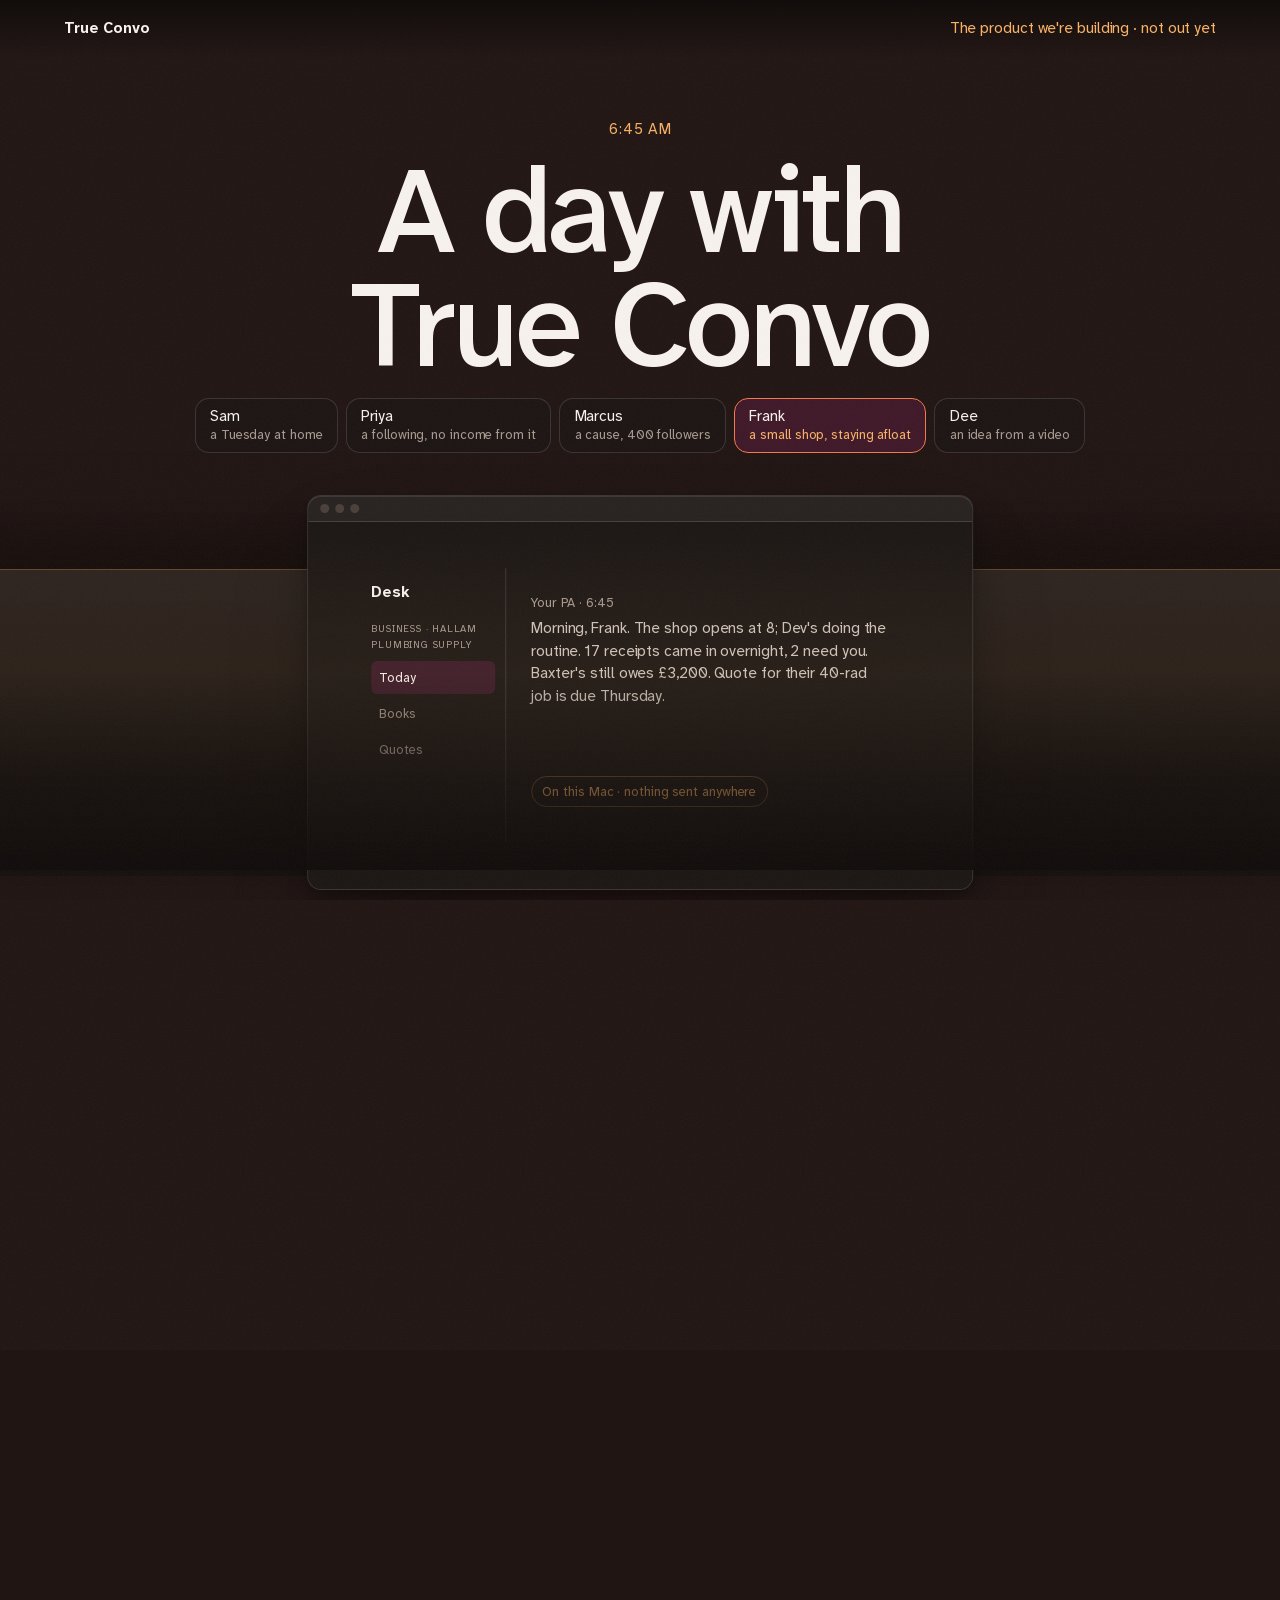
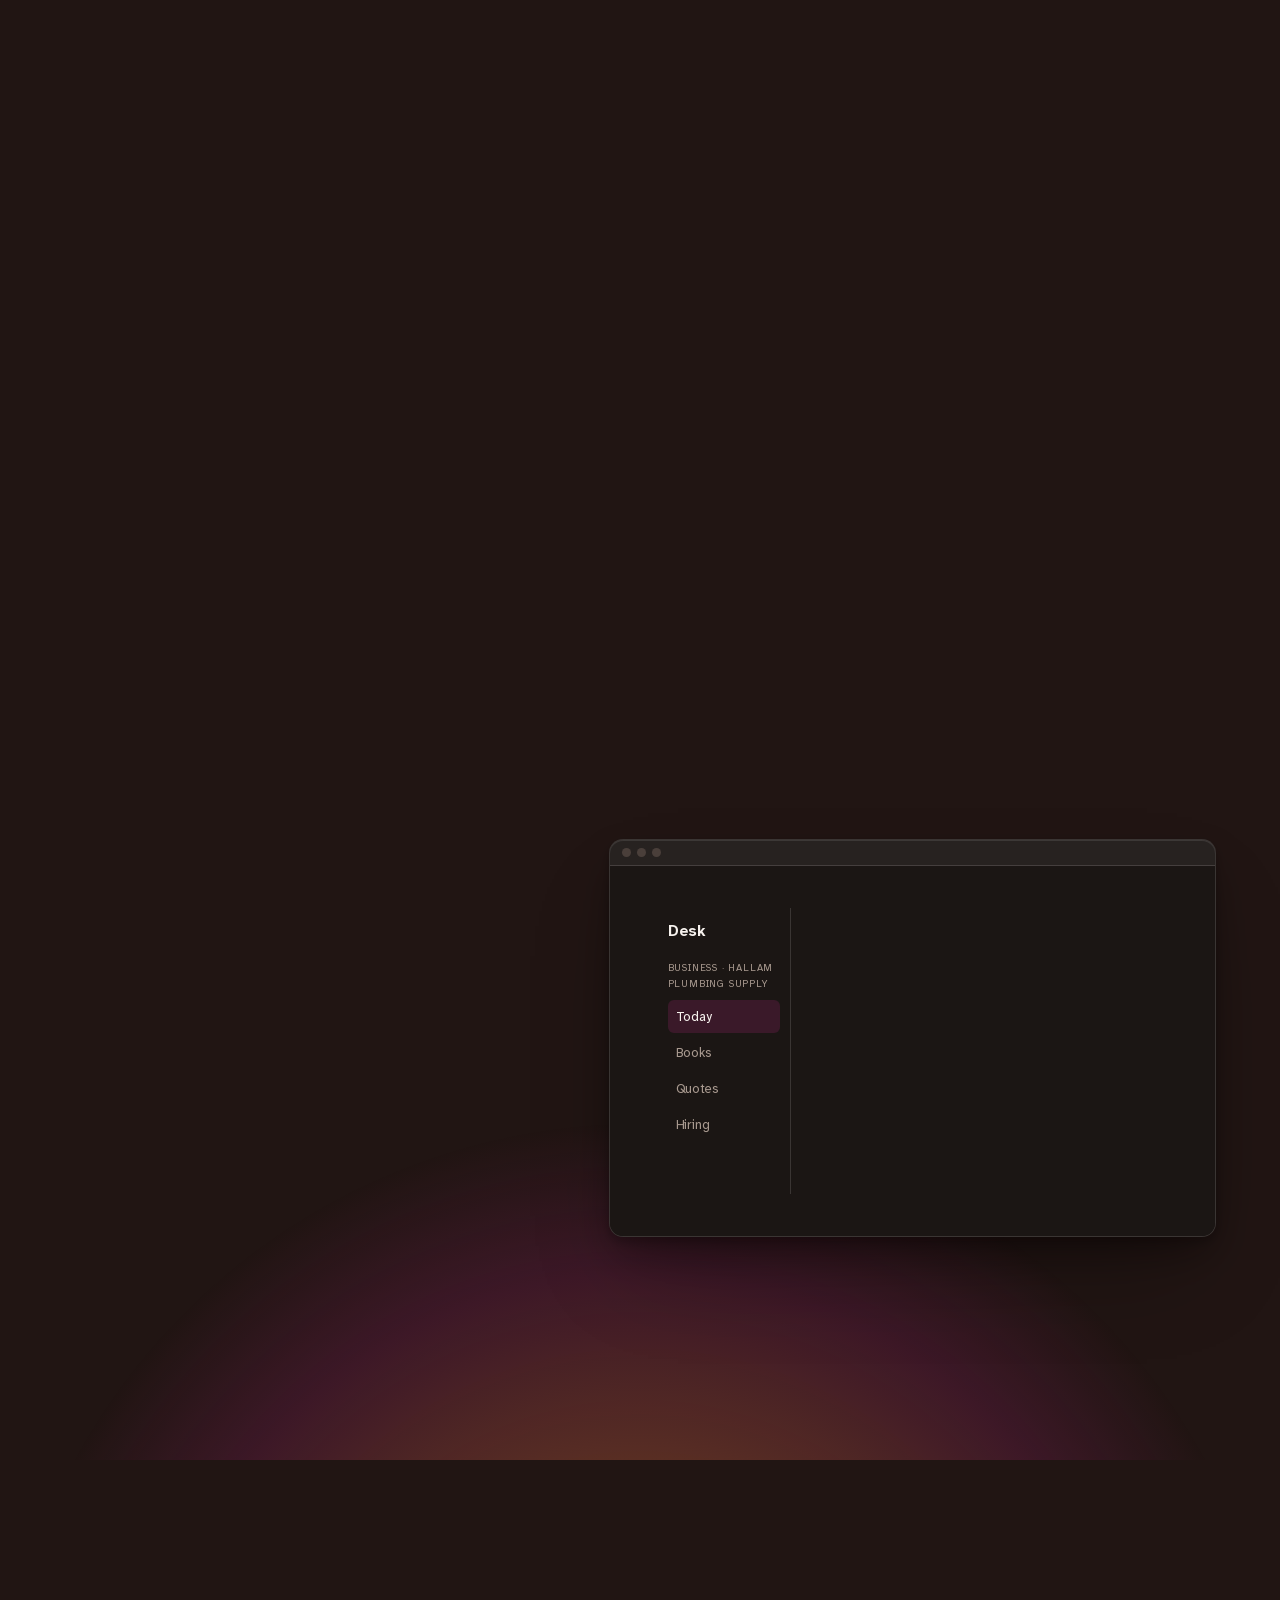
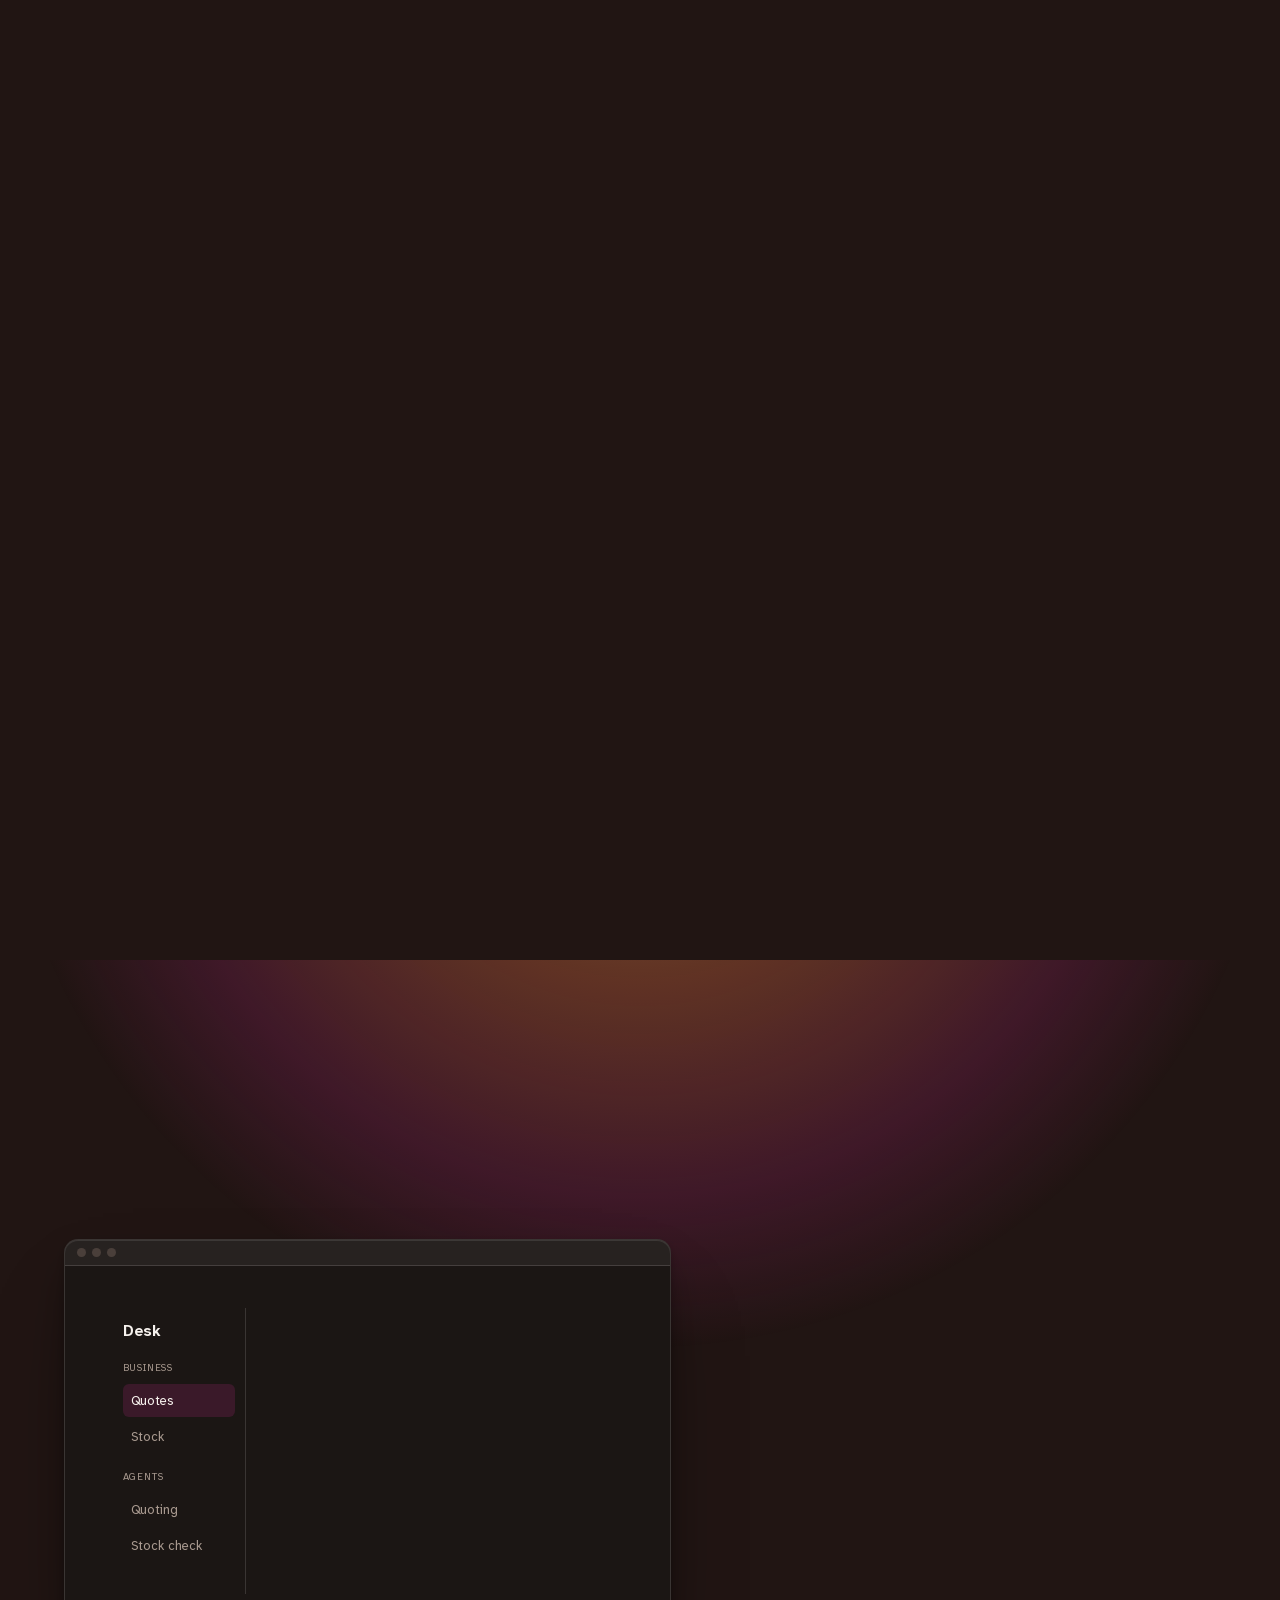
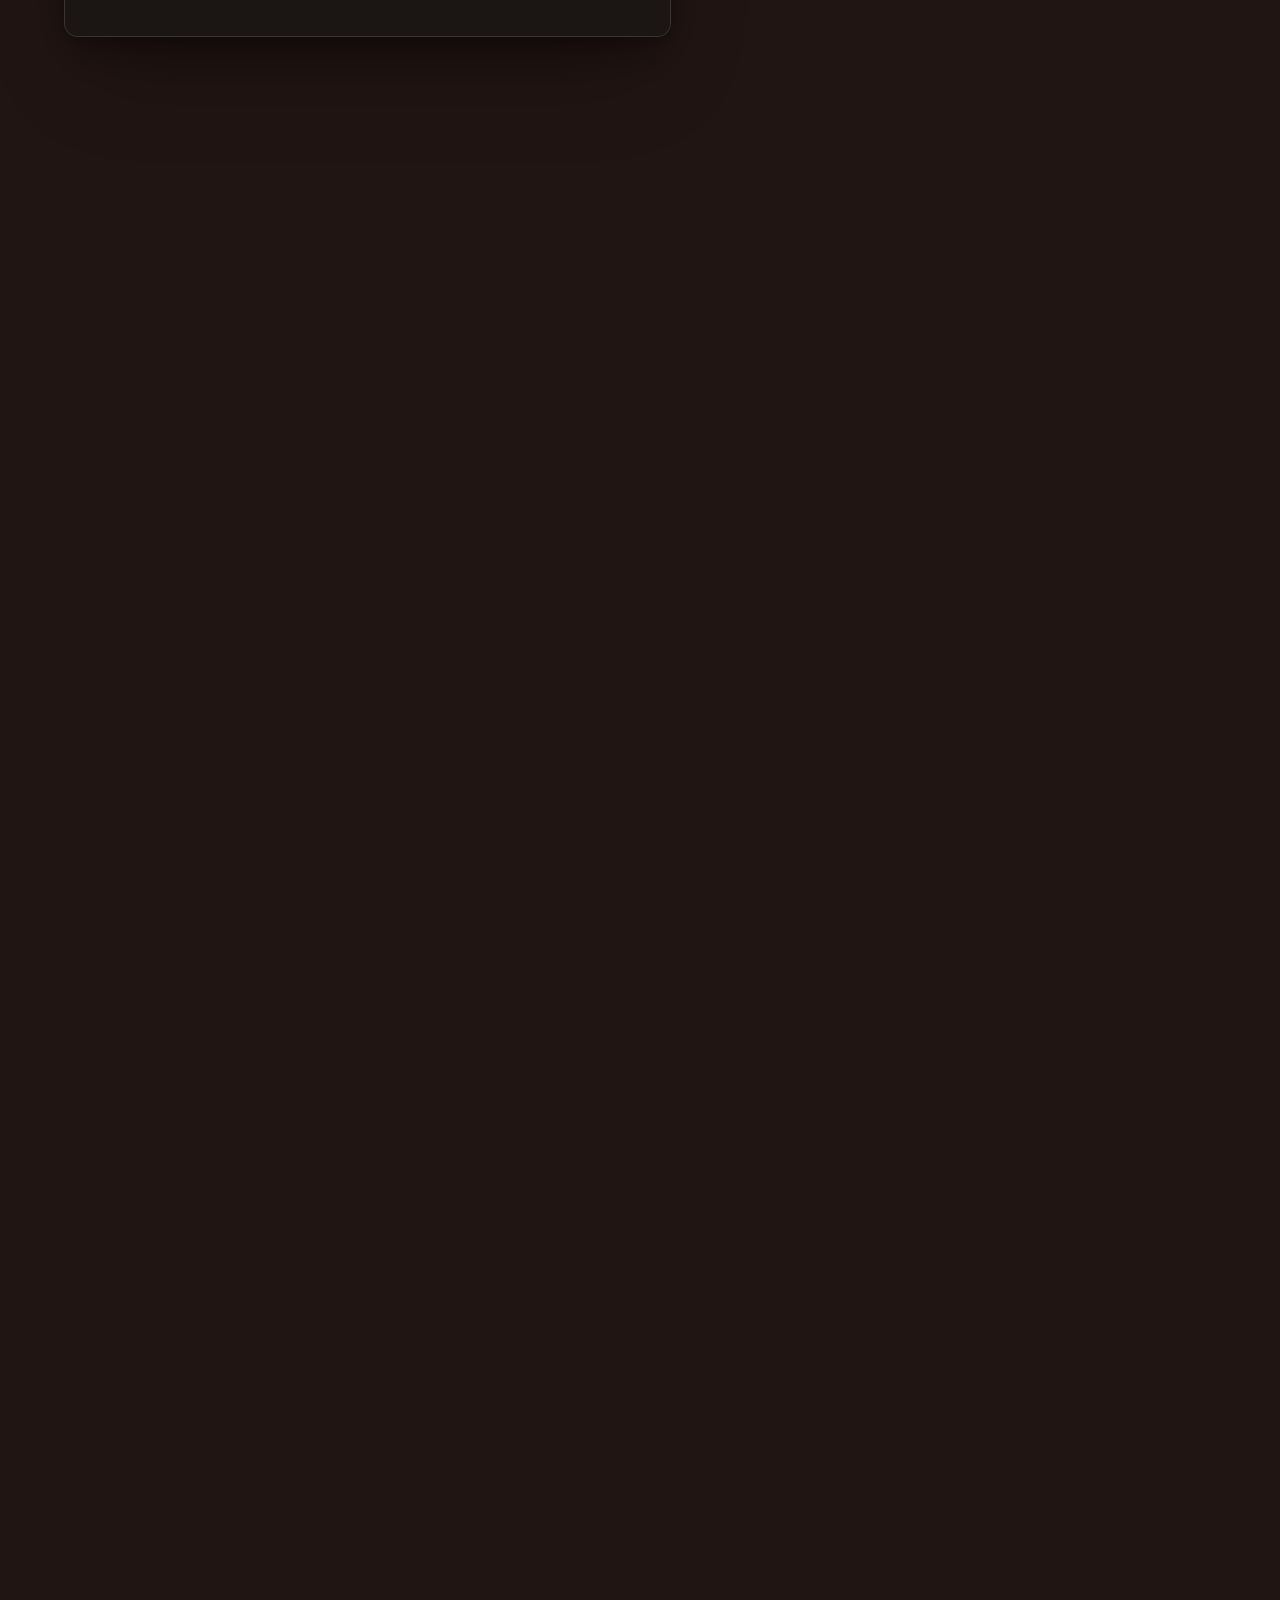
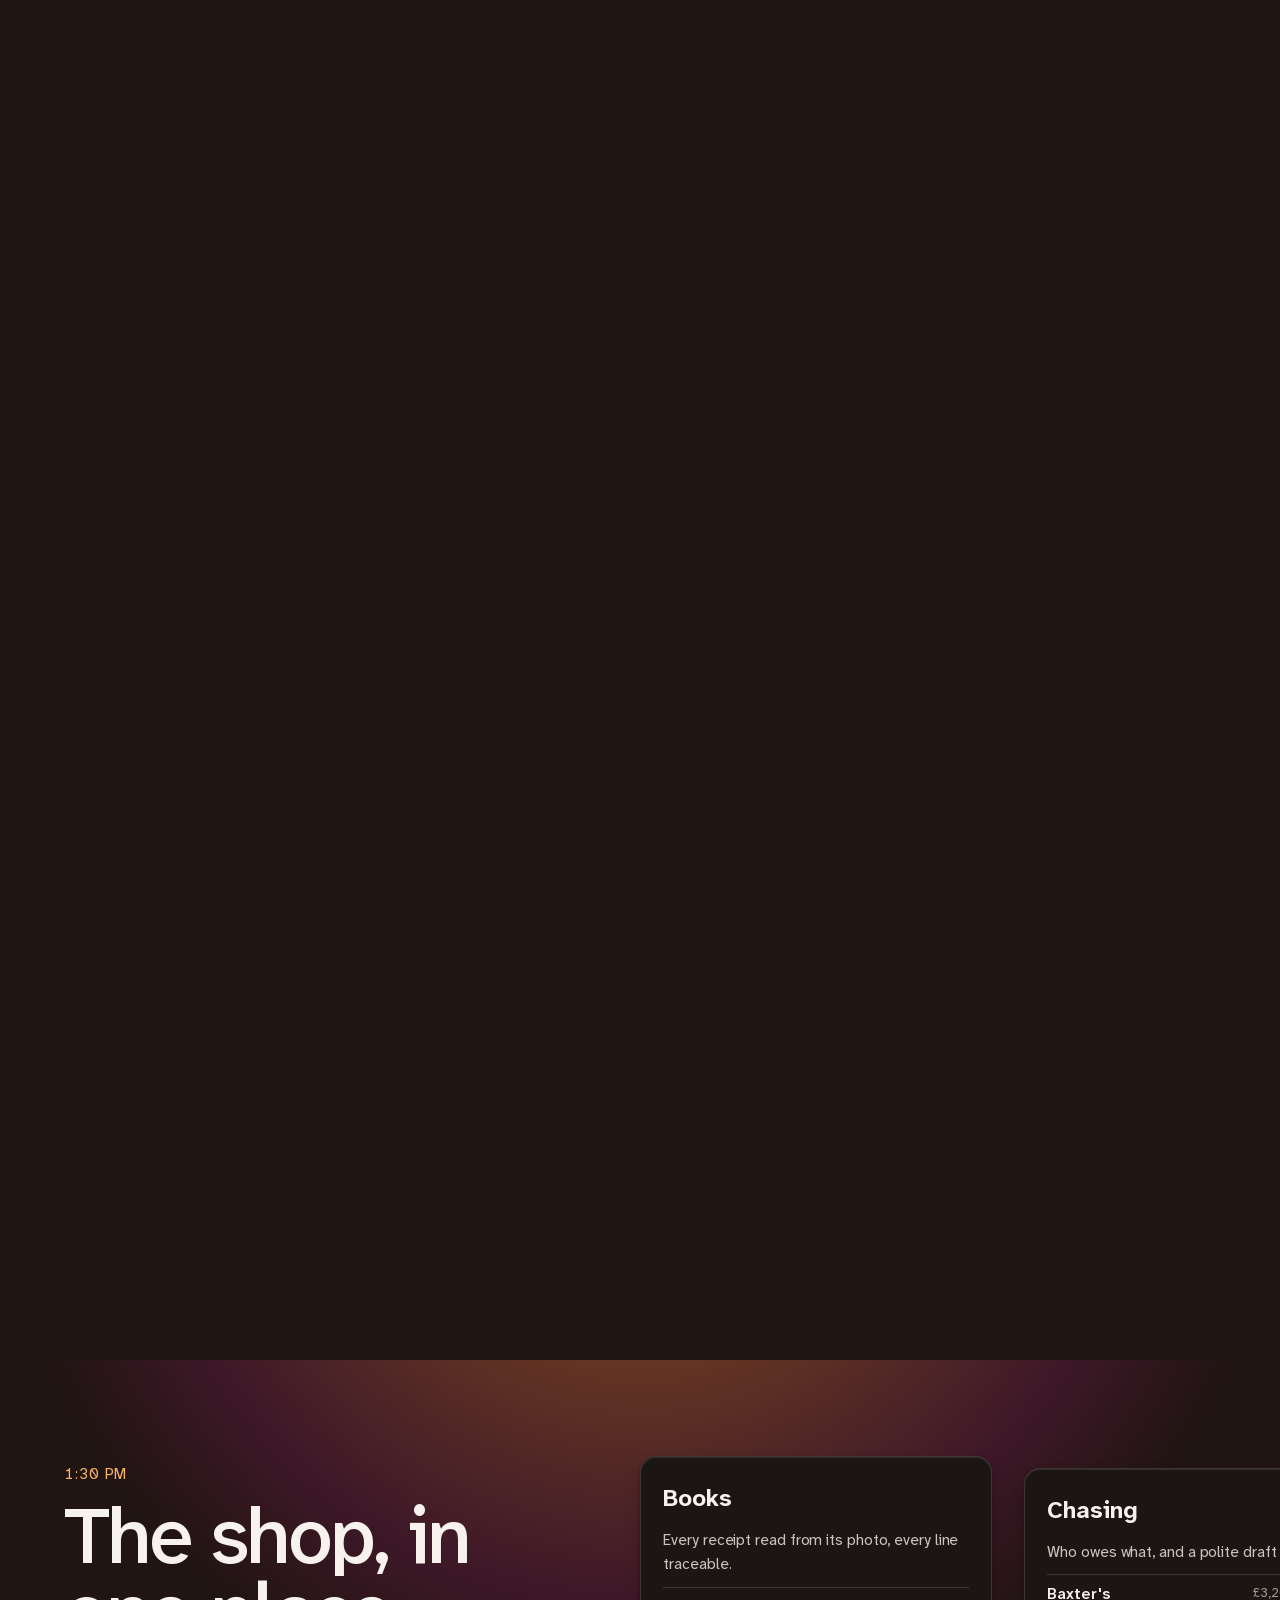
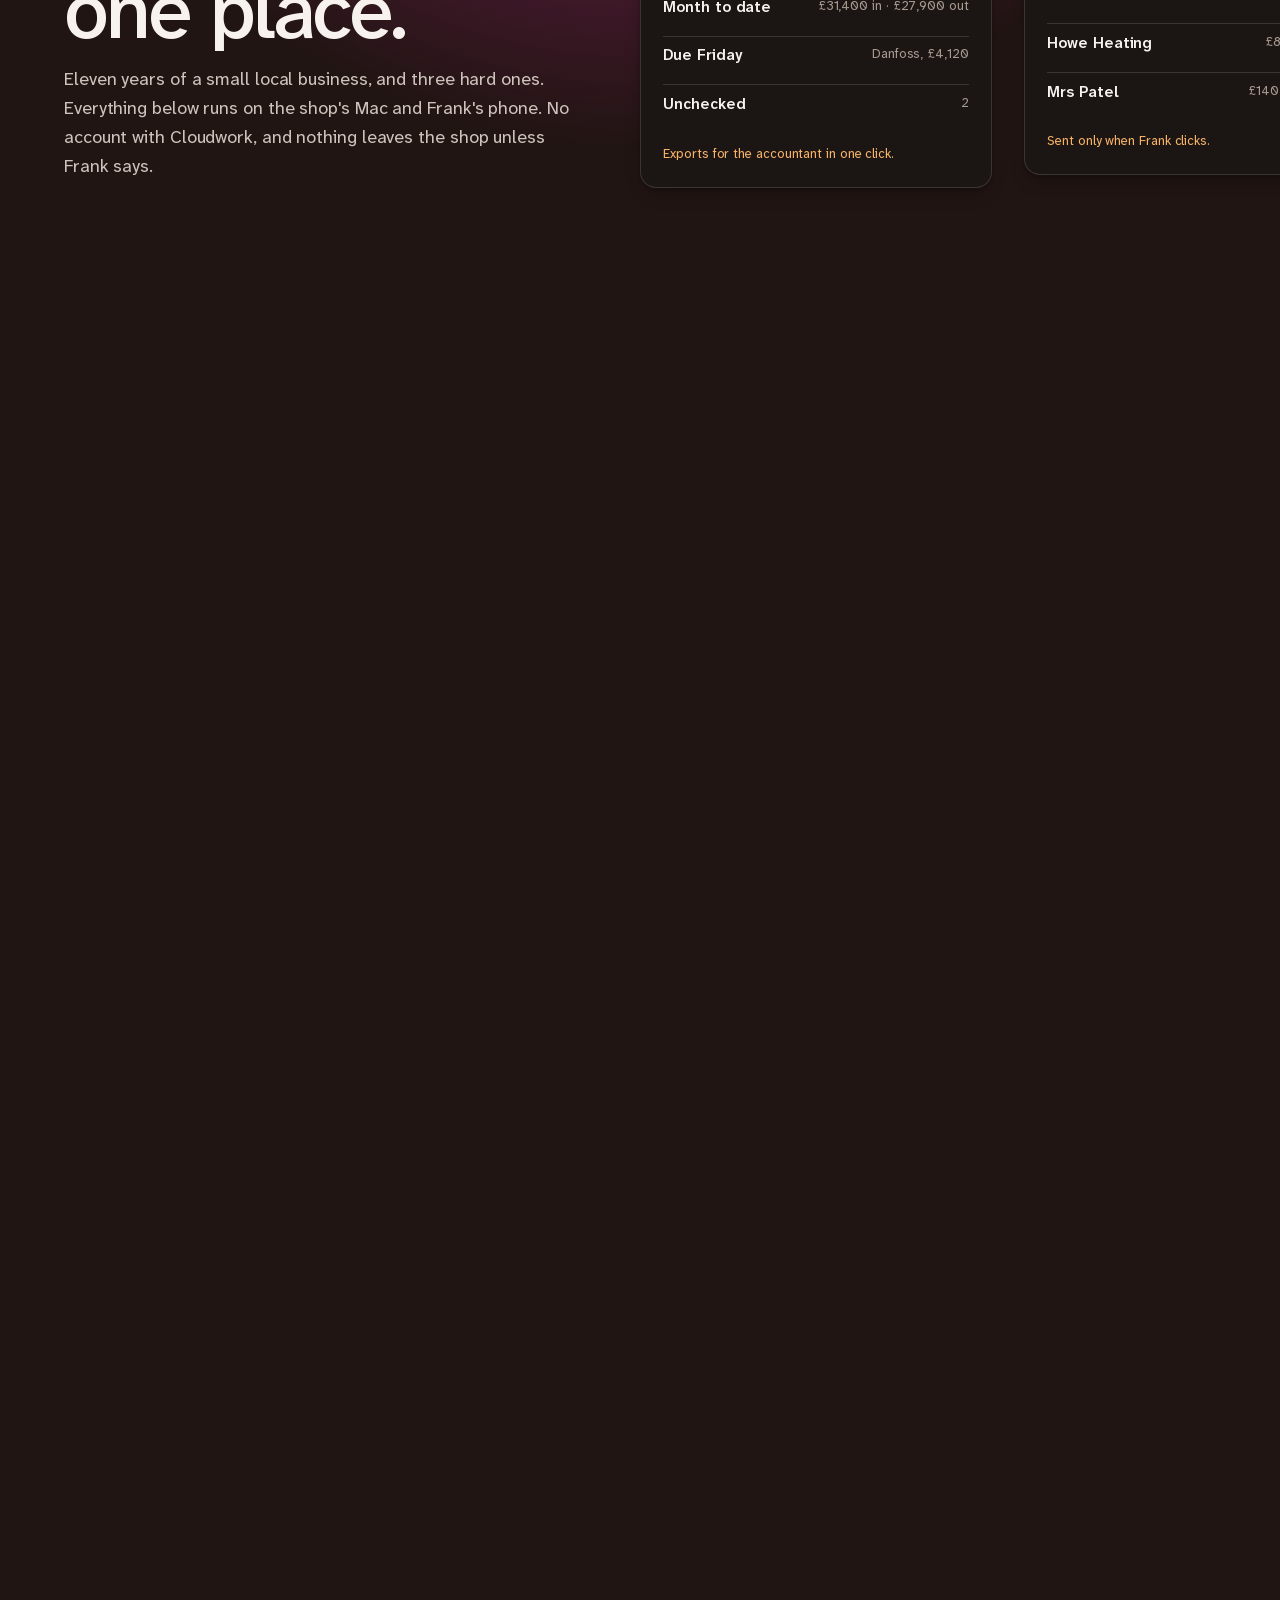
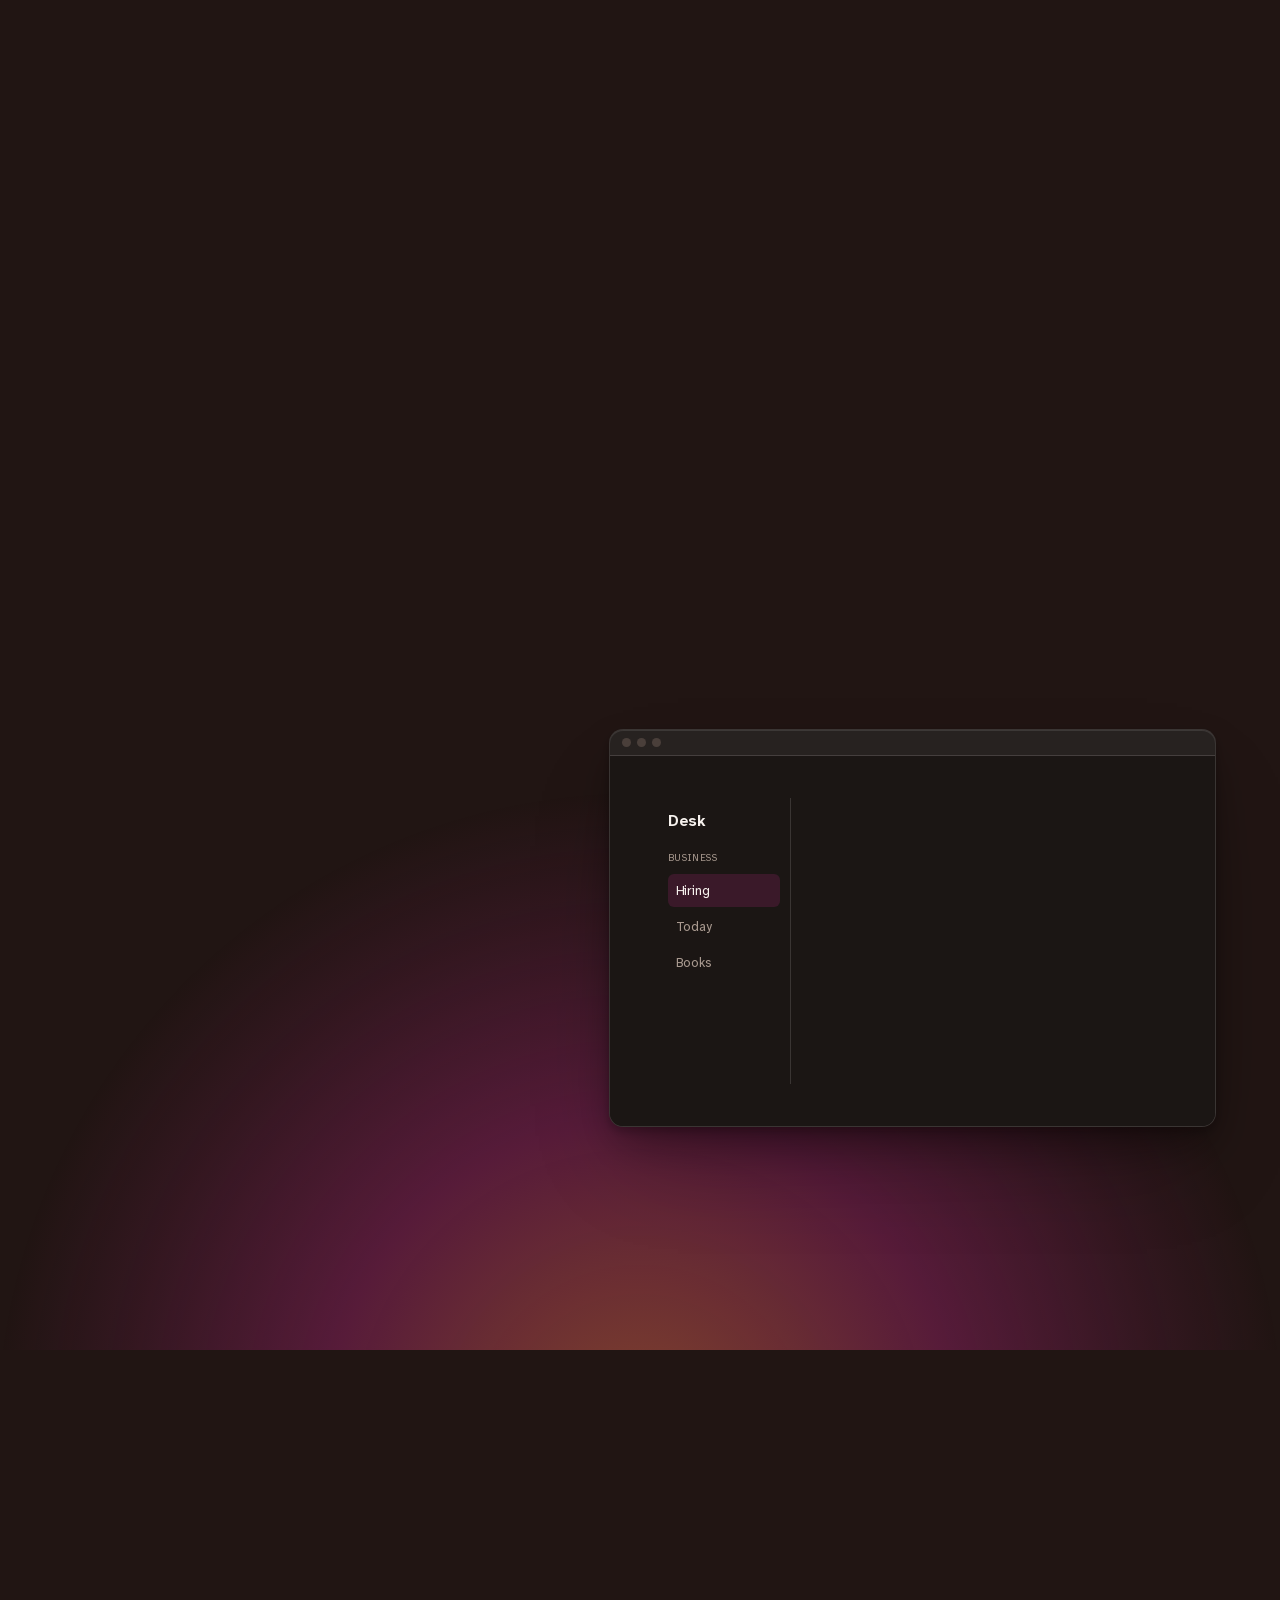
<file: trueconvo-day/frank.html>
<!doctype html>
<!--
  "A day with True Convo": Frank's day. Generated by tools/build-days.py; edit
  that file, not this one. Draft preview only; nothing here is live.
  Built on the scroll-craft engine (vendor/, MIT). Colours and font follow True
  Convo's Ember brand. Frank is invented. Nothing on this page loads from
  another site.
-->
<html lang="en">
<head>
<meta charset="utf-8">
<meta name="viewport" content="width=device-width, initial-scale=1, viewport-fit=cover">
<title>A day with True Convo · Frank</title>
<meta name="description" content="Frank runs a small plumbing supply, two staff, thin margins, and can't afford a bookkeeper. One day with True Convo: the books read from photos, a team of specialists doing the paperwork, hiring, chasing, and a van board he built himself.">
<meta name="robots" content="noindex">
<link rel="icon" href="data:image/svg+xml,<svg xmlns='http://www.w3.org/2000/svg' viewBox='0 0 32 32'><rect width='32' height='32' rx='7' fill='%2315110f'/><circle cx='16' cy='16' r='7' fill='%23f37a4a'/></svg>">
<link rel="stylesheet" href="vendor/scrollcraft.css">
<link rel="stylesheet" href="day.css">
</head>
<body>

<span data-sc-progress></span>
<div class="sc-grain" aria-hidden="true"></div>

<header class="bar">
  <b>True Convo</b>
  <span class="note"><span>The product we're building · not out yet</span></span>
</header>

<main id="top">

  <!-- dawn. Five planes at different rates. -->
  <section data-sc-act="pin" data-sc-span="2.4" data-sc-drift="#100c0b">
    <div data-sc-stage class="dawn" data-sc-spotlight>
      <div class="dawn__sky" data-sc-parallax="-0.6" aria-hidden="true">
        <div class="sun sun--dawn"></div>
      </div>
      <svg class="dawn__hills" data-sc-parallax="-2.2" viewBox="0 0 1440 400" preserveAspectRatio="xMidYMax slice" aria-hidden="true">
        <path fill="#1a1311" d="M0 300 C 180 240 300 250 420 280 S 700 330 860 270 S 1150 200 1440 260 V400 H0 Z"/>
        <path fill="#140e0c" d="M0 340 C 240 310 420 350 600 330 S 900 290 1100 330 S 1300 360 1440 340 V400 H0 Z"/>
      </svg>
      <div class="dawn__title" data-sc-parallax="-1.8">
        <p class="time" data-sc-cue="0 0.5 0 0.3">6:45 AM</p>
        <h1 class="sc-display sc-display--xl" data-sc-cue="0 0.6 0 0.3" data-sc-kinetic="lines">A day with True&nbsp;Convo</h1>
        <nav class="who" aria-label="Pick a person" data-sc-cue="0 0.6 0 0.3">
          <a href="index.html">Sam<small>a Tuesday at home</small></a>
          <a href="priya.html">Priya<small>a following, no income from it</small></a>
          <a href="marcus.html">Marcus<small>a cause, 400 followers</small></a>
          <a href="frank.html" aria-current="page">Frank<small>a small shop, staying afloat</small></a>
          <a href="dee.html">Dee<small>an idea from a video</small></a>
        </nav>
      </div>
      <div class="dawn__desk" data-sc-parallax="1.2" aria-hidden="true"></div>
      <div class="dawn__mac" data-sc-parallax="-1.6">
        <div class="mac" data-sc-tilt="5" aria-label="A drawing of Frank's Mac at the start of the day">
          <div class="mac__menubar" aria-hidden="true"><i></i><i></i><i></i></div>
          <div class="pane desk">
            <div class="desk__side" aria-hidden="true">
              <b>Desk</b><small>Business · Hallam Plumbing Supply</small><span class="on">Today</span><span>Books</span><span>Quotes</span>
            </div>
            <div class="desk__chat">
              <p class="msg msg--ai"><small>Your PA · 6:45</small>Morning, Frank. The shop opens at 8; Dev's doing the routine. 17 receipts came in overnight, 2 need you. Baxter's still owes £3,200. Quote for their 40-rad job is due Thursday.</p><p class="msg msg--me" data-sc-cue="0.3 1 0.3 0">Books after breakfast.</p><span class="local">On this Mac · nothing sent anywhere</span>
            </div>
          </div>
        </div>
      </div>
      <div class="dawn__mist" data-sc-parallax="2.4" aria-hidden="true"></div>
      <div class="dawn__beat" data-sc-cue="0.56 1 0.25 0">
        <p class="sc-body">Frank, 58, runs a small plumbing supply. Two staff, thin margins, a shoebox of receipts, and three hard years. One day with an AI team that does the paperwork and asks before anything leaves.</p>
        <p class="sc-body sc-body--faint">Frank is invented. This is the product we're building.</p>
      </div>
    </div>
  </section>

  <section data-sc-act="pin" data-sc-span="4" data-sc-drift="#1a1210">
    <div data-sc-stage class="scene">
      <div class="sun sun--morning" aria-hidden="true"></div>

      <div class="steps">
        <div class="step" data-sc-cue="0 0.3 0 0.15">
          <p class="time">6:45 AM</p>
          <h2 class="sc-display">The shop opens without him.</h2>
          <p class="sc-body">Frank has run the plumbing supply for eleven years, with two staff and margins that have gone. This morning the opening routine is on the screen behind the counter: what needs doing, who's doing it, ticked as it's done. Frank sees it from the kitchen.</p>
        </div>
        <div class="step" data-sc-cue="0.28 0.62 0.15 0.15">
          <p class="time">7:10 AM</p>
          <h2 class="sc-display">The books, from a photo.</h2>
          <p class="sc-body">Every receipt and invoice gets photographed by whoever has it. By morning it's read, categorised and marked "unchecked". Frank looks, fixes one, and that fix becomes the rule.</p>
        </div>
        <div class="step" data-sc-cue="0.6">
          <p class="time">7:20 AM</p>
          <h2 class="sc-display">Not an accountant. Gets you to one.</h2>
          <p class="sc-body">At the end of the month the ledger exports in a form his accountant takes, with every line traceable to its photo. True Convo doesn't do his tax. It makes the tax hour cost an hour.</p>
        </div>
      </div>

      <div class="mac" data-sc-tilt="4" aria-label="A drawing of Frank's Desk with the books">
        <div class="mac__menubar" aria-hidden="true"><i></i><i></i><i></i></div>
        <div class="pane desk">
            <div class="desk__side" aria-hidden="true">
              <b>Desk</b><small>Business · Hallam Plumbing Supply</small><span class="on">Today</span><span>Books</span><span>Quotes</span><span>Hiring</span>
            </div>
            <div class="desk__chat">
              <p class="msg msg--ai" data-sc-cue="0 1 0 0"><small>Your PA</small>Morning, Frank. Opening routine is up on the shop screen; Dev's on it. 14 receipts and 3 supplier invoices came in from the phones overnight; I've categorised them and marked 2 I'm not sure about.</p><p class="msg msg--ai" data-sc-cue="0.3 1 0.12 0"><small>Your PA</small>Unsure: £212 at the tyre place (van or personal?) and a £48 Amazon one with no description.</p><div class="choices" data-sc-cue="0.36 1 0.12 0"><span class="go">Van, both</span><span>Let me see them</span><span>Later</span></div><p class="msg msg--ai" data-sc-cue="0.62 1 0.12 0"><small>Your PA</small>Month to date: sales £31,400, costs £27,900, the Danfoss invoice is due Friday. Export for Jenny is ready when you want it.</p><span class="local" data-sc-cue="0 1 0 0">Read and sorted on this Mac. Nothing sent.</span>
            </div>
          </div>
      </div>
    </div>
  </section>

  <section data-sc-act="pin" data-sc-span="4" data-sc-drift="#1f1512">
    <div data-sc-stage class="scene scene--flip">
      <div class="sun sun--noon" aria-hidden="true"></div>

      <div class="mac" data-sc-tilt="4" aria-label="A drawing of Frank's Desk with two specialists reporting">
        <div class="mac__menubar" aria-hidden="true"><i></i><i></i><i></i></div>
        <div class="pane desk">
            <div class="desk__side" aria-hidden="true">
              <b>Desk</b><small>Business</small><span class="on">Quotes</span><span>Stock</span><small>Agents</small><span>Quoting</span><span>Stock check</span>
            </div>
            <div class="desk__chat">
              <p class="msg msg--me" data-sc-cue="0 1 0 0">Quote for Baxter's: 40 rads, TRVs, the lot, by Thursday.</p><p class="msg msg--other" data-sc-cue="0.14 1 0.12 0"><small>Quoting</small>Draft quote attached: £18,640 at your usual 22% on radiators and 30% on valves. Delivery split in two because of stock. Three lines I guessed are marked.</p><p class="msg msg--other" data-sc-cue="0.3 1 0.12 0"><small>Stock check</small>Short: 14 of the 600×1200 doubles. Supplier has them, 4 days, £2,980. Nothing ordered.</p><div class="choices" data-sc-cue="0.42 1 0.12 0"><span class="go">Send quote at 20% on rads</span><span>Change it</span><span>Not now</span></div><div class="choices" data-sc-cue="0.5 1 0.12 0"><span class="go">Order the 14</span><span>Not yet</span></div><span class="local" data-sc-cue="0.14 1 0.12 0">Two specialists, one task each, both ended when done</span>
            </div>
          </div>
      </div>

      <div class="steps">
        <div class="step" data-sc-cue="0 0.3 0 0.15">
          <p class="time">11:00 AM</p>
          <h2 class="sc-display">A team that does the paperwork.</h2>
          <p class="sc-body">A trade customer wants a quote for a 40-radiator job. A quoting specialist drafts it from the stock list and the supplier prices; a stock checker says what's short; each reports in its own words. Frank reads both, changes a margin, and sends it himself.</p>
        </div>
        <div class="step" data-sc-cue="0.28 0.62 0.15 0.15">
          <p class="time">11:20 AM</p>
          <h2 class="sc-display">Not instead of his people.</h2>
          <p class="sc-body">Dev and Lena are on the counter and in the van. The specialists do the quotes, the chasing, the listings and the books, so the two humans can do the work customers come in for.</p>
        </div>
        <div class="step" data-sc-cue="0.6">
          <p class="time">11:40 AM</p>
          <h2 class="sc-display">Every hand-off, visible.</h2>
          <p class="sc-body">Frank sees who was asked what, what came back, and what it cost. Nothing is sent, ordered or paid without his yes, every time.</p>
        </div>
      </div>
    </div>
  </section>

  <section data-sc-act="pan" data-sc-span="6.1" data-sc-drift="#241812">
    <div data-sc-stage class="noon">
      <div class="sun sun--noon" aria-hidden="true"></div>
      <div class="rail" data-sc-pan="0.04">
        <div class="rail__lead sc-stack">
          <p class="time">1:30 PM</p>
          <h2 class="sc-display sc-display--lg">The shop, in one place.</h2>
          <p class="sc-body">Eleven years of a small local business, and three hard ones. Everything below runs on the shop's Mac and Frank's phone. No account with Cloudwork, and nothing leaves the shop unless Frank says.</p>
        </div>
        <div class="card" data-sc-tilt="6">
          <h3>Books</h3>
          <p>Every receipt read from its photo, every line traceable.</p>
          <div class="row"><b>Month to date</b><i>£31,400 in · £27,900 out</i></div>
          <div class="row"><b>Due Friday</b><i>Danfoss, £4,120</i></div>
          <div class="row"><b>Unchecked</b><i>2</i></div>
          <span class="card__foot">Exports for the accountant in one click.</span>
        </div>

        <div class="card" data-sc-tilt="6">
          <h3>Chasing</h3>
          <p>Who owes what, and a polite draft for each.</p>
          <div class="row"><b>Baxter's</b><i>£3,200 · 41 days</i></div>
          <div class="row"><b>Howe Heating</b><i>£880 · 12 days</i></div>
          <div class="row"><b>Mrs Patel</b><i>£140 · paid today</i></div>
          <span class="card__foot">Sent only when Frank clicks.</span>
        </div>

        <div class="card" data-sc-tilt="6">
          <h3>Opening routine</h3>
          <p>On the screen behind the counter.</p>
          <div class="row"><b>Till float</b><i>Dev ✓</i></div>
          <div class="row"><b>Van loaded for Howe</b><i>Lena ✓</i></div>
          <div class="row"><b>Price labels, copper</b><i>open</i></div>
          <span class="card__foot">Everyone sees the same list.</span>
        </div>

        <div class="card" data-sc-tilt="6">
          <h3>Hiring</h3>
          <p>A plain job post, questions, a shortlist.</p>
          <div class="row"><b>Applications</b><i>9 in the inbox</i></div>
          <div class="row"><b>Shortlist</b><i>3, with reasons</i></div>
          <div class="row"><b>Interviews</b><i>Thu, Fri</i></div>
          <span class="card__foot">Frank decides. The PA never ranks people in secret.</span>
        </div>

        <div class="card" data-sc-tilt="6">
          <h3>Stock</h3>
          <p>What's short before it's short.</p>
          <div class="row"><b>600×1200 doubles</b><i>14 short</i></div>
          <div class="row"><b>15mm copper, 3m</b><i>low Friday</i></div>
          <div class="row"><b>TRVs</b><i>fine</i></div>
          <span class="card__foot">Nothing ordered without a yes.</span>
        </div>

        <div class="card" data-sc-tilt="6">
          <h3>How the shop looks</h3>
          <p>Listing, reviews, and what AI says about it.</p>
          <div class="row"><b>Google listing</b><i>hours wrong</i></div>
          <div class="row"><b>Reviews needing a reply</b><i>2</i></div>
          <div class="row"><b>"plumbing supply near me"</b><i>not mentioned</i></div>
          <span class="card__foot">Short fix list, mostly free.</span>
        </div>

        <div class="card card--more" data-sc-tilt="6">
          <h3>And the ones he adds.</h3>
          <p>Every module can be moved, renamed, hidden or replaced.</p>

          <span class="card__foot">His layout is his.</span>
        </div>

      </div>
    </div>
  </section>

  <section data-sc-act="pin" data-sc-span="4" data-sc-drift="#1d1214">
    <div data-sc-stage class="scene">
      <div class="sun sun--evening" aria-hidden="true"></div>

      <div class="steps">
        <div class="step" data-sc-cue="0 0.3 0 0.15">
          <p class="time">3:00 PM</p>
          <h2 class="sc-display">Hiring someone who'll care.</h2>
          <p class="sc-body">Frank needs a third pair of hands who'll turn up and learn. The PA writes the post in plain words, drafts the questions that find that, and shortlists from the inbox with its reasons shown. Frank picks.</p>
        </div>
        <div class="step" data-sc-cue="0.28 0.62 0.15 0.15">
          <p class="time">3:30 PM</p>
          <h2 class="sc-display">Wait, what?</h2>
          <p class="sc-body">An applicant's reference mentions a "settlement agreement". Frank highlights it, right-clicks, and an outsider explains it plainly, on the shop's own Mac, without reading anything else.</p>
        </div>
        <div class="step" data-sc-cue="0.6">
          <p class="time">4:00 PM</p>
          <h2 class="sc-display">The phone, when he can't.</h2>
          <p class="sc-body">Later, an assistant that says plainly it's an assistant can answer the shop phone from Frank's approved facts and bring him into the call when it matters. A paid module, after launch, and only when he turns it on.</p>
        </div>
      </div>

      <div class="mac" data-sc-tilt="4" aria-label="A drawing of Frank's Desk with a job post and a shortlist">
        <div class="mac__menubar" aria-hidden="true"><i></i><i></i><i></i></div>
        <div class="pane desk">
            <div class="desk__side" aria-hidden="true">
              <b>Desk</b><small>Business</small><span class="on">Hiring</span><span>Today</span><span>Books</span>
            </div>
            <div class="desk__chat">
              <p class="msg msg--ai" data-sc-cue="0 1 0 0"><small>Your PA</small>Job post draft: "Counter and van, Hallam Plumbing Supply. You don't need to know plumbing. You need to turn up, ask questions and care that the customer gets the right part." Pay stated. Want it on the three free boards?</p><div class="choices" data-sc-cue="0.08 1 0.12 0"><span class="go">Post it</span><span>Change the pay line</span><span>Not now</span></div><p class="msg msg--ai" data-sc-cue="0.3 1 0.12 0"><small>Your PA</small>Nine applications in. Shortlist of three, with my reasons for each shown. Two I'd ask about reliability, one about why they left the last place. Your call.</p><div class="popover" data-sc-cue="0.34 0.62 0.15 0.15"><b>Wait, what? · "settlement agreement"</b> It means they and a past employer agreed terms when they left, usually with a payment and a promise not to sue. It doesn't say who was at fault. You can ask about it.<em>Explained on this Mac, by an outsider that didn't read your conversation.</em></div><p class="msg msg--ai" data-sc-cue="0.66 1 0.12 0"><small>Your PA</small>Phone assistant: off. When it's on, it answers as "Hallam's assistant", only from your facts sheet, and passes to you for anything else. Later, and only on your say.</p>
            </div>
          </div>
      </div>
    </div>
  </section>

  <section data-sc-act="pin" data-sc-span="4" data-sc-drift="#0f0b0d">
    <div data-sc-stage class="scene scene--flip">
      <div class="sun sun--night" aria-hidden="true"></div>

      <div class="mac" data-sc-tilt="4" aria-label="A drawing of Frank's Desk with the month and a van board">
        <div class="mac__menubar" aria-hidden="true"><i></i><i></i><i></i></div>
        <div class="pane desk">
            <div class="desk__side" aria-hidden="true">
              <b>Desk</b><small>Business</small><span class="on">Month</span><small>Code</small><span>Van board</span>
            </div>
            <div class="desk__chat">
              <p class="msg msg--ai" data-sc-cue="0 1 0 0"><small>Your PA</small>The month, plainly: you're £3,500 ahead of last October. Three things would change it most: chase Baxter's (£3,200 at 41 days), stop stocking the 22mm elbows nobody buys (£900 sitting), and fix the Google hours (free).</p><p class="msg msg--me" data-sc-cue="0.3 1 0.12 0">A board for the van. Today's drops, what's on it, signed for or not. Lena updates it from her phone.</p><p class="msg msg--other" data-sc-cue="0.46 1 0.12 0"><small>Builder</small>Done: "Van board". Drops in order, each with its items, a signature box, visible on the shop screen. Runs on this Mac.</p><p class="msg msg--other" data-sc-cue="0.58 1 0.12 0"><small>Checker</small>Tried it from the phone with no signal. It kept the signatures and sent them later. Passed.</p><div class="choices" data-sc-cue="0.64 1 0.12 0"><span class="go">Keep it</span><span>Change something</span><span>Package it</span></div>
            </div>
          </div>
      </div>

      <div class="steps">
        <div class="step" data-sc-cue="0 0.3 0 0.15">
          <p class="time">7:00 PM</p>
          <h2 class="sc-display">The numbers, at the kitchen table.</h2>
          <p class="sc-body">Cash in, cash out, what's due, what's owed, and which three things would change the month. In plain words, from his own ledger, on a model running on his Mac.</p>
        </div>
        <div class="step" data-sc-cue="0.28 0.62 0.15 0.15">
          <p class="time">7:20 PM</p>
          <h2 class="sc-display">Build the thing the shop needs.</h2>
          <p class="sc-body">Frank wants a board for the van: today's drops, what's on it, signed-for or not. He describes it. A builder makes it, a checker tries to break it, and it runs on the shop's Mac and Lena's phone.</p>
        </div>
        <div class="step" data-sc-cue="0.6">
          <p class="time">7:40 PM</p>
          <h2 class="sc-display">No frontier model required.</h2>
          <p class="sc-body">Everything today ran on the shop's own Mac. Nothing went to the cloud, because nothing needed to. If a bigger brain is ever worth paying for, it's his key and his yes, each time.</p>
        </div>
      </div>
    </div>
  </section>

  <section class="sc-section yours" data-sc-act="flow" data-sc-drift="#0d0a0b">
    <div class="sc-wrap">
      <h2 class="sc-display sc-display--lg" data-sc-in>What the shop keeps.</h2>
      <div class="yours__grid" data-sc-in data-sc-stagger="70">
        <div><b>Its people.</b> The specialists do paperwork. Dev and Lena do the work customers come in for. Nobody is replaced by a chat window.</div>
        <div><b>Its books.</b> Every line traceable to a photo, on the shop's own Mac, exported to the accountant Frank already has.</div>
        <div><b>Its decisions.</b> Nothing is sent, ordered, paid, posted or hired without Frank's own yes.</div>
        <div><b>Its privacy.</b> Customers' names, prices and margins never leave the shop unless Frank sends them.</div>
        <div><b>Open core.</b> Copy it, change it, label it as the shop's own.</div>
        <div><b>Leave any time.</b> Export everything in a form that works without us.</div>
      </div>
    </div>
  </section>

  <!-- More than software: learning, people and shared resources (vision, labelled coming). -->
  <section class="sc-section together" data-sc-act="flow" data-sc-drift="#0e0a0c">
    <div class="together__lights" aria-hidden="true"><i class="l--m" style="left:32.7%;top:16.5%;--t:0.34;--s:3px"></i><i class="l--a" style="left:10.2%;top:57.9%;--t:0.46;--s:3px"></i><i class="l--c" style="left:9.4%;top:42.1%;--t:0.16;--s:5px"></i><i class="l--m" style="left:6.8%;top:56.3%;--t:0.48;--s:6px"></i><i class="l--a" style="left:93.9%;top:57.4%;--t:0.23;--s:3px"></i><i class="l--a" style="left:55.6%;top:14.8%;--t:0.24;--s:5px"></i><i class="l--m" style="left:56.9%;top:55.8%;--t:0.36;--s:3px"></i><i class="l--a" style="left:57.0%;top:20.0%;--t:0.09;--s:6px"></i><i class="l--c" style="left:56.3%;top:61.4%;--t:0.27;--s:5px"></i><i class="l--a" style="left:77.2%;top:46.7%;--t:0.47;--s:4px"></i><i class="l--m" style="left:25.3%;top:19.3%;--t:0.40;--s:3px"></i><i class="l--a" style="left:30.4%;top:49.5%;--t:0.20;--s:4px"></i><i class="l--a" style="left:60.7%;top:9.0%;--t:0.28;--s:3px"></i><i class="l--a" style="left:15.9%;top:48.9%;--t:0.07;--s:6px"></i><i class="l--a" style="left:75.9%;top:57.0%;--t:0.44;--s:4px"></i><i class="l--a" style="left:69.1%;top:59.1%;--t:0.31;--s:4px"></i><i class="l--a" style="left:83.3%;top:92.7%;--t:0.26;--s:6px"></i><i class="l--c" style="left:6.9%;top:69.3%;--t:0.34;--s:6px"></i><i class="l--c" style="left:28.9%;top:39.0%;--t:0.35;--s:3px"></i><i class="l--a" style="left:35.8%;top:60.6%;--t:0.27;--s:3px"></i><i class="l--a" style="left:13.7%;top:25.8%;--t:0.23;--s:4px"></i><i class="l--c" style="left:17.3%;top:40.6%;--t:0.18;--s:3px"></i><i class="l--c" style="left:85.7%;top:28.7%;--t:0.24;--s:4px"></i><i class="l--a" style="left:94.9%;top:16.5%;--t:0.13;--s:3px"></i><i class="l--a" style="left:2.2%;top:81.8%;--t:0.13;--s:4px"></i><i class="l--a" style="left:15.3%;top:53.3%;--t:0.32;--s:4px"></i><i class="l--a" style="left:68.7%;top:51.5%;--t:0.33;--s:6px"></i><i class="l--m" style="left:45.8%;top:85.6%;--t:0.48;--s:6px"></i><i class="l--c" style="left:39.5%;top:40.3%;--t:0.10;--s:6px"></i><i class="l--a" style="left:7.1%;top:8.5%;--t:0.14;--s:3px"></i><i class="l--m" style="left:34.3%;top:7.0%;--t:0.05;--s:3px"></i><i class="l--m" style="left:10.9%;top:36.9%;--t:0.06;--s:3px"></i><i class="l--a" style="left:37.9%;top:62.9%;--t:0.48;--s:5px"></i><i class="l--c" style="left:47.5%;top:13.1%;--t:0.27;--s:4px"></i><i class="l--a" style="left:48.4%;top:10.2%;--t:0.10;--s:4px"></i><i class="l--m" style="left:47.9%;top:68.4%;--t:0.28;--s:3px"></i><i class="l--a" style="left:36.5%;top:68.2%;--t:0.46;--s:5px"></i><i class="l--m" style="left:96.9%;top:84.9%;--t:0.36;--s:4px"></i><i class="l--m" style="left:36.9%;top:18.0%;--t:0.40;--s:5px"></i><i class="l--a" style="left:77.3%;top:33.6%;--t:0.15;--s:3px"></i><i class="l--c" style="left:81.2%;top:73.0%;--t:0.15;--s:5px"></i><i class="l--c" style="left:35.8%;top:4.8%;--t:0.06;--s:4px"></i><i class="l--a" style="left:26.4%;top:68.5%;--t:0.48;--s:4px"></i><i class="l--c" style="left:94.6%;top:37.0%;--t:0.15;--s:3px"></i><i class="l--a" style="left:20.3%;top:21.6%;--t:0.33;--s:5px"></i><i class="l--a" style="left:48.0%;top:64.7%;--t:0.41;--s:3px"></i><i class="l--a" style="left:90.2%;top:77.1%;--t:0.39;--s:4px"></i><i class="l--c" style="left:43.5%;top:63.0%;--t:0.09;--s:6px"></i><i class="l--a" style="left:46.4%;top:73.4%;--t:0.09;--s:3px"></i><i class="l--a" style="left:98.3%;top:4.6%;--t:0.32;--s:4px"></i><i class="l--a" style="left:60.9%;top:59.2%;--t:0.26;--s:4px"></i><i class="l--a" style="left:54.8%;top:14.6%;--t:0.06;--s:6px"></i><i class="l--a" style="left:52.6%;top:91.6%;--t:0.25;--s:3px"></i><i class="l--a" style="left:3.7%;top:22.4%;--t:0.28;--s:5px"></i><i class="l--a" style="left:26.4%;top:42.2%;--t:0.11;--s:6px"></i><i class="l--c" style="left:89.0%;top:65.6%;--t:0.42;--s:5px"></i><i class="l--m" style="left:82.1%;top:86.3%;--t:0.11;--s:3px"></i><i class="l--a" style="left:51.0%;top:85.8%;--t:0.40;--s:5px"></i><i class="l--a" style="left:77.1%;top:16.4%;--t:0.11;--s:5px"></i><i class="l--c" style="left:55.5%;top:33.3%;--t:0.28;--s:5px"></i><i class="l--a" style="left:77.9%;top:12.2%;--t:0.30;--s:3px"></i><i class="l--a" style="left:28.1%;top:76.1%;--t:0.28;--s:5px"></i><i class="l--m" style="left:75.5%;top:89.6%;--t:0.25;--s:5px"></i><i class="l--m" style="left:60.4%;top:21.1%;--t:0.17;--s:5px"></i><i class="l--a" style="left:80.1%;top:50.7%;--t:0.16;--s:5px"></i><i class="l--a" style="left:91.4%;top:87.7%;--t:0.14;--s:4px"></i><i class="l--a" style="left:41.8%;top:39.7%;--t:0.19;--s:6px"></i><i class="l--a" style="left:43.0%;top:22.4%;--t:0.19;--s:3px"></i><i class="l--a" style="left:93.1%;top:63.8%;--t:0.21;--s:4px"></i><i class="l--c" style="left:95.8%;top:23.1%;--t:0.48;--s:4px"></i><i class="l--c" style="left:17.0%;top:66.1%;--t:0.15;--s:6px"></i><i class="l--a" style="left:98.4%;top:40.8%;--t:0.24;--s:4px"></i><i class="l--c" style="left:10.0%;top:37.1%;--t:0.20;--s:4px"></i><i class="l--m" style="left:69.9%;top:38.9%;--t:0.28;--s:4px"></i><i class="l--a" style="left:95.2%;top:12.8%;--t:0.46;--s:3px"></i><i class="l--a" style="left:9.2%;top:28.1%;--t:0.46;--s:3px"></i><i class="l--a" style="left:75.1%;top:80.7%;--t:0.43;--s:6px"></i><i class="l--a" style="left:40.8%;top:53.5%;--t:0.28;--s:4px"></i><i class="l--a" style="left:9.8%;top:7.5%;--t:0.36;--s:4px"></i><i class="l--a" style="left:27.4%;top:3.6%;--t:0.09;--s:4px"></i><i class="l--c" style="left:60.6%;top:23.4%;--t:0.17;--s:3px"></i><i class="l--m" style="left:2.1%;top:97.5%;--t:0.24;--s:4px"></i><i class="l--a" style="left:13.7%;top:52.6%;--t:0.16;--s:3px"></i><i class="l--a" style="left:26.7%;top:19.4%;--t:0.47;--s:6px"></i><i class="l--a" style="left:53.0%;top:21.8%;--t:0.25;--s:6px"></i><i class="l--a" style="left:27.5%;top:79.2%;--t:0.50;--s:3px"></i><i class="l--c" style="left:2.8%;top:50.5%;--t:0.49;--s:5px"></i><i class="l--c" style="left:25.1%;top:44.9%;--t:0.35;--s:6px"></i><i class="l--a" style="left:65.3%;top:54.4%;--t:0.45;--s:5px"></i><i class="l--a" style="left:68.4%;top:96.3%;--t:0.20;--s:6px"></i><i class="l--a" style="left:40.7%;top:35.4%;--t:0.07;--s:3px"></i><i class="l--a" style="left:7.9%;top:73.1%;--t:0.17;--s:3px"></i><i class="l--a" style="left:9.3%;top:82.8%;--t:0.44;--s:6px"></i><i class="l--a" style="left:59.7%;top:68.5%;--t:0.07;--s:3px"></i><i class="l--m" style="left:27.4%;top:2.3%;--t:0.21;--s:4px"></i><i class="l--a" style="left:32.7%;top:5.3%;--t:0.45;--s:3px"></i><i class="l--m" style="left:18.9%;top:34.2%;--t:0.09;--s:4px"></i><i class="l--a" style="left:65.3%;top:25.8%;--t:0.40;--s:3px"></i><i class="l--a" style="left:81.1%;top:15.8%;--t:0.31;--s:4px"></i><i class="l--a" style="left:30.4%;top:62.4%;--t:0.09;--s:5px"></i><i class="l--a" style="left:65.4%;top:70.7%;--t:0.45;--s:4px"></i><i class="l--a" style="left:71.6%;top:49.4%;--t:0.18;--s:5px"></i><i class="l--c" style="left:5.3%;top:82.2%;--t:0.45;--s:6px"></i><i class="l--m" style="left:72.9%;top:80.0%;--t:0.11;--s:5px"></i><i class="l--m" style="left:56.7%;top:80.0%;--t:0.06;--s:6px"></i><i class="l--a" style="left:79.2%;top:70.3%;--t:0.48;--s:6px"></i><i class="l--c" style="left:9.3%;top:6.0%;--t:0.34;--s:3px"></i><i class="l--m" style="left:82.9%;top:55.6%;--t:0.33;--s:6px"></i><i class="l--m" style="left:67.7%;top:49.0%;--t:0.05;--s:3px"></i><i class="l--c" style="left:89.0%;top:10.8%;--t:0.29;--s:6px"></i><i class="l--a" style="left:25.7%;top:9.1%;--t:0.17;--s:6px"></i><i class="l--a" style="left:23.6%;top:64.4%;--t:0.26;--s:4px"></i><i class="l--a" style="left:47.9%;top:67.6%;--t:0.40;--s:5px"></i><i class="l--a" style="left:8.6%;top:16.2%;--t:0.16;--s:6px"></i><i class="l--a" style="left:61.9%;top:14.8%;--t:0.27;--s:4px"></i><i class="l--a" style="left:96.3%;top:11.6%;--t:0.15;--s:4px"></i><i class="l--m" style="left:70.5%;top:29.4%;--t:0.26;--s:3px"></i><i class="l--a" style="left:20.5%;top:95.9%;--t:0.47;--s:3px"></i><i class="l--a" style="left:46.0%;top:80.7%;--t:0.49;--s:4px"></i><i class="l--m" style="left:38.9%;top:90.0%;--t:0.47;--s:3px"></i><i class="l--a" style="left:9.8%;top:73.8%;--t:0.17;--s:4px"></i><i class="l--a" style="left:60.1%;top:62.6%;--t:0.18;--s:3px"></i><i class="l--a" style="left:23.7%;top:88.2%;--t:0.27;--s:3px"></i><i class="l--a" style="left:1.4%;top:49.2%;--t:0.25;--s:4px"></i><i class="l--a" style="left:41.8%;top:38.1%;--t:0.10;--s:4px"></i><i class="l--a" style="left:32.8%;top:34.5%;--t:0.23;--s:3px"></i><i class="l--c" style="left:89.4%;top:29.8%;--t:0.22;--s:4px"></i><i class="l--a" style="left:98.9%;top:58.6%;--t:0.21;--s:4px"></i><i class="l--a" style="left:84.7%;top:28.9%;--t:0.07;--s:6px"></i><i class="l--m" style="left:63.2%;top:16.3%;--t:0.49;--s:4px"></i><i class="l--a" style="left:31.9%;top:76.2%;--t:0.40;--s:4px"></i><i class="l--m" style="left:80.6%;top:62.6%;--t:0.46;--s:5px"></i><i class="l--c" style="left:20.9%;top:9.7%;--t:0.47;--s:4px"></i><i class="l--a" style="left:61.3%;top:15.3%;--t:0.44;--s:4px"></i><i class="l--a" style="left:90.4%;top:54.8%;--t:0.13;--s:4px"></i><i class="l--a" style="left:28.6%;top:26.6%;--t:0.38;--s:6px"></i><i class="l--c" style="left:40.8%;top:24.9%;--t:0.27;--s:6px"></i><i class="l--c" style="left:12.7%;top:63.7%;--t:0.08;--s:5px"></i><i class="l--c" style="left:54.9%;top:45.5%;--t:0.20;--s:4px"></i><i class="l--m" style="left:14.7%;top:20.5%;--t:0.09;--s:4px"></i><i class="l--a" style="left:9.9%;top:25.0%;--t:0.17;--s:5px"></i><i class="l--m" style="left:88.0%;top:74.0%;--t:0.24;--s:4px"></i><i class="l--a" style="left:21.6%;top:27.9%;--t:0.39;--s:4px"></i><i class="l--a" style="left:57.3%;top:36.6%;--t:0.36;--s:5px"></i><i class="l--c" style="left:10.1%;top:88.1%;--t:0.22;--s:6px"></i><i class="l--a" style="left:43.3%;top:32.0%;--t:0.42;--s:3px"></i><i class="l--m" style="left:4.2%;top:70.1%;--t:0.45;--s:4px"></i><i class="l--c" style="left:49.0%;top:9.0%;--t:0.47;--s:5px"></i><i class="l--a" style="left:96.3%;top:25.9%;--t:0.10;--s:3px"></i><i class="l--c" style="left:52.2%;top:67.5%;--t:0.47;--s:6px"></i><i class="l--a" style="left:9.3%;top:76.6%;--t:0.05;--s:3px"></i><i class="l--a" style="left:56.8%;top:5.6%;--t:0.37;--s:3px"></i><i class="l--a" style="left:52.8%;top:44.0%;--t:0.39;--s:3px"></i><i class="l--a" style="left:30.4%;top:92.6%;--t:0.14;--s:4px"></i><i class="l--a" style="left:78.5%;top:2.1%;--t:0.29;--s:4px"></i><i class="l--m" style="left:95.0%;top:63.9%;--t:0.45;--s:4px"></i><i class="l--a" style="left:24.0%;top:25.7%;--t:0.48;--s:6px"></i><i class="l--c" style="left:6.4%;top:20.6%;--t:0.45;--s:6px"></i><i class="l--a" style="left:8.9%;top:23.9%;--t:0.24;--s:4px"></i><i class="l--c" style="left:49.3%;top:68.8%;--t:0.37;--s:4px"></i><i class="l--a" style="left:20.4%;top:78.5%;--t:0.38;--s:5px"></i><i class="l--a" style="left:21.1%;top:95.1%;--t:0.19;--s:3px"></i><i class="l--m" style="left:46.6%;top:27.4%;--t:0.45;--s:3px"></i><i class="l--a" style="left:49.6%;top:20.0%;--t:0.15;--s:4px"></i><i class="l--a" style="left:94.0%;top:16.1%;--t:0.23;--s:3px"></i><i class="l--a" style="left:96.5%;top:15.6%;--t:0.07;--s:3px"></i><i class="l--a" style="left:39.5%;top:88.2%;--t:0.45;--s:6px"></i><i class="l--m" style="left:98.8%;top:91.4%;--t:0.20;--s:3px"></i><i class="l--a" style="left:74.1%;top:5.1%;--t:0.35;--s:4px"></i><i class="l--a" style="left:97.5%;top:44.5%;--t:0.10;--s:3px"></i><i class="l--a" style="left:8.9%;top:42.3%;--t:0.45;--s:5px"></i><i class="l--a" style="left:38.3%;top:75.8%;--t:0.19;--s:4px"></i><i class="l--a" style="left:5.8%;top:47.5%;--t:0.22;--s:4px"></i><i class="l--c" style="left:32.7%;top:72.8%;--t:0.26;--s:6px"></i><i class="l--a" style="left:25.3%;top:62.0%;--t:0.23;--s:4px"></i><i class="l--a" style="left:46.5%;top:79.1%;--t:0.08;--s:3px"></i><i class="l--a" style="left:89.1%;top:34.6%;--t:0.17;--s:5px"></i><i class="l--a" style="left:26.7%;top:70.8%;--t:0.19;--s:4px"></i><i class="l--a" style="left:1.4%;top:74.5%;--t:0.46;--s:6px"></i><i class="l--c" style="left:3.4%;top:24.5%;--t:0.26;--s:4px"></i><i class="l--c" style="left:78.4%;top:89.7%;--t:0.42;--s:3px"></i><i class="l--a" style="left:18.9%;top:79.0%;--t:0.38;--s:6px"></i><i class="l--m" style="left:60.5%;top:33.5%;--t:0.19;--s:4px"></i><i class="l--c" style="left:8.7%;top:20.9%;--t:0.39;--s:3px"></i><i class="l--a" style="left:7.3%;top:5.3%;--t:0.30;--s:4px"></i><i class="l--m" style="left:97.1%;top:86.8%;--t:0.49;--s:4px"></i><i class="l--c" style="left:9.2%;top:11.3%;--t:0.27;--s:6px"></i><i class="l--a" style="left:18.0%;top:14.8%;--t:0.26;--s:6px"></i><i class="l--a" style="left:74.3%;top:83.3%;--t:0.35;--s:3px"></i><i class="l--a" style="left:29.8%;top:56.4%;--t:0.22;--s:6px"></i><i class="l--a" style="left:20.5%;top:25.8%;--t:0.16;--s:3px"></i><i class="l--a" style="left:87.6%;top:57.5%;--t:0.20;--s:4px"></i><i class="l--c" style="left:98.3%;top:50.7%;--t:0.15;--s:3px"></i><i class="l--c" style="left:98.1%;top:11.8%;--t:0.26;--s:3px"></i><i class="l--a" style="left:90.6%;top:5.9%;--t:0.18;--s:3px"></i><i class="l--a" style="left:19.6%;top:95.4%;--t:0.31;--s:3px"></i><i class="l--a" style="left:51.2%;top:19.1%;--t:0.32;--s:6px"></i><i class="l--a" style="left:11.4%;top:59.2%;--t:0.33;--s:3px"></i><i class="l--a" style="left:37.1%;top:15.6%;--t:0.14;--s:4px"></i><i class="l--a" style="left:59.7%;top:64.6%;--t:0.14;--s:3px"></i><i class="l--a" style="left:41.1%;top:37.7%;--t:0.33;--s:3px"></i><i class="l--a" style="left:4.1%;top:49.6%;--t:0.27;--s:4px"></i><i class="l--a" style="left:79.0%;top:65.7%;--t:0.12;--s:5px"></i><i class="l--a" style="left:65.0%;top:40.2%;--t:0.17;--s:4px"></i><i class="l--c" style="left:41.9%;top:6.9%;--t:0.39;--s:4px"></i><i class="l--a" style="left:41.8%;top:85.0%;--t:0.50;--s:4px"></i><i class="l--a" style="left:39.3%;top:40.9%;--t:0.47;--s:4px"></i><i class="l--c" style="left:42.5%;top:80.8%;--t:0.23;--s:4px"></i><i class="l--c" style="left:76.8%;top:14.5%;--t:0.07;--s:3px"></i><i class="l--a" style="left:9.7%;top:61.7%;--t:0.22;--s:5px"></i><i class="l--a" style="left:15.3%;top:29.2%;--t:0.28;--s:3px"></i><i class="l--a" style="left:38.6%;top:74.3%;--t:0.41;--s:3px"></i><i class="l--a" style="left:13.4%;top:92.5%;--t:0.49;--s:4px"></i><i class="l--m" style="left:6.2%;top:90.9%;--t:0.22;--s:6px"></i><i class="l--m" style="left:68.4%;top:87.5%;--t:0.34;--s:3px"></i><i class="l--m" style="left:40.6%;top:83.2%;--t:0.42;--s:3px"></i><i class="l--a" style="left:22.4%;top:40.4%;--t:0.28;--s:4px"></i><i class="l--a" style="left:13.1%;top:25.7%;--t:0.38;--s:3px"></i><i class="l--a" style="left:87.6%;top:82.9%;--t:0.35;--s:6px"></i><i class="l--a" style="left:12.5%;top:59.6%;--t:0.30;--s:6px"></i><i class="l--a" style="left:64.6%;top:31.6%;--t:0.16;--s:4px"></i><i class="l--c" style="left:44.8%;top:44.1%;--t:0.06;--s:5px"></i><i class="l--a" style="left:46.6%;top:44.9%;--t:0.33;--s:4px"></i><i class="l--c" style="left:80.4%;top:40.4%;--t:0.08;--s:4px"></i><i class="l--a" style="left:36.8%;top:79.0%;--t:0.28;--s:6px"></i><i class="l--m" style="left:5.0%;top:14.5%;--t:0.46;--s:4px"></i><i class="l--a" style="left:8.8%;top:74.2%;--t:0.45;--s:6px"></i><i class="l--a" style="left:3.5%;top:8.4%;--t:0.33;--s:6px"></i><i class="l--a" style="left:20.0%;top:96.2%;--t:0.27;--s:3px"></i><i class="l--a" style="left:7.4%;top:35.7%;--t:0.39;--s:3px"></i><i class="l--a" style="left:88.9%;top:28.4%;--t:0.42;--s:3px"></i><i class="l--m" style="left:50.2%;top:90.3%;--t:0.14;--s:4px"></i><i class="l--c" style="left:50.6%;top:32.6%;--t:0.07;--s:3px"></i><i class="l--a" style="left:16.8%;top:91.9%;--t:0.36;--s:4px"></i><i class="l--a" style="left:78.6%;top:27.4%;--t:0.40;--s:3px"></i><i class="l--a" style="left:95.7%;top:45.5%;--t:0.28;--s:6px"></i><i class="l--a" style="left:25.7%;top:53.4%;--t:0.44;--s:6px"></i><i class="l--a" style="left:26.9%;top:97.1%;--t:0.31;--s:4px"></i><i class="l--a" style="left:75.9%;top:44.5%;--t:0.13;--s:6px"></i><i class="l--a" style="left:30.0%;top:51.5%;--t:0.19;--s:5px"></i><i class="l--m" style="left:72.8%;top:73.7%;--t:0.15;--s:4px"></i><i class="l--a" style="left:62.3%;top:42.1%;--t:0.21;--s:3px"></i><i class="l--a" style="left:48.9%;top:60.8%;--t:0.07;--s:3px"></i><i class="l--a" style="left:56.6%;top:31.2%;--t:0.29;--s:5px"></i><i class="l--m" style="left:41.5%;top:30.9%;--t:0.11;--s:4px"></i><i class="l--a" style="left:82.2%;top:17.2%;--t:0.06;--s:3px"></i><i class="l--a" style="left:45.2%;top:8.1%;--t:0.12;--s:6px"></i><i class="l--m" style="left:40.4%;top:27.4%;--t:0.06;--s:6px"></i><i class="l--m" style="left:88.5%;top:59.1%;--t:0.31;--s:5px"></i><i class="l--a" style="left:72.9%;top:25.9%;--t:0.46;--s:3px"></i><i class="l--a" style="left:53.1%;top:41.0%;--t:0.16;--s:3px"></i><i class="l--c" style="left:2.2%;top:54.9%;--t:0.47;--s:3px"></i><i class="l--c" style="left:20.6%;top:60.4%;--t:0.28;--s:6px"></i><i class="l--a" style="left:80.7%;top:18.8%;--t:0.19;--s:4px"></i><i class="l--a" style="left:98.4%;top:71.5%;--t:0.27;--s:5px"></i><i class="l--c" style="left:37.8%;top:43.9%;--t:0.46;--s:3px"></i><i class="l--a" style="left:18.2%;top:97.7%;--t:0.17;--s:6px"></i><i class="l--a" style="left:13.1%;top:87.6%;--t:0.47;--s:4px"></i><i class="l--a" style="left:27.1%;top:55.2%;--t:0.25;--s:5px"></i><i class="l--m" style="left:30.0%;top:91.1%;--t:0.45;--s:3px"></i><i class="l--a" style="left:2.5%;top:27.0%;--t:0.16;--s:6px"></i><i class="l--a" style="left:93.6%;top:73.6%;--t:0.20;--s:4px"></i><i class="l--m" style="left:59.9%;top:38.4%;--t:0.43;--s:6px"></i><i class="l--c" style="left:47.0%;top:82.6%;--t:0.36;--s:3px"></i><i class="l--c" style="left:94.7%;top:24.4%;--t:0.45;--s:3px"></i><i class="l--a" style="left:62.0%;top:9.5%;--t:0.46;--s:3px"></i><i class="l--a" style="left:3.6%;top:12.2%;--t:0.47;--s:4px"></i><i class="l--a" style="left:69.7%;top:5.0%;--t:0.11;--s:6px"></i><i class="l--a" style="left:69.3%;top:72.7%;--t:0.08;--s:5px"></i><i class="l--a" style="left:20.5%;top:93.6%;--t:0.29;--s:6px"></i><i class="l--a" style="left:87.2%;top:74.6%;--t:0.37;--s:4px"></i><i class="l--a" style="left:25.2%;top:21.5%;--t:0.07;--s:6px"></i><i class="l--a" style="left:81.9%;top:62.6%;--t:0.18;--s:3px"></i><i class="l--a" style="left:10.6%;top:74.7%;--t:0.14;--s:4px"></i><i class="l--a" style="left:42.5%;top:4.0%;--t:0.17;--s:4px"></i><i class="l--m" style="left:71.1%;top:37.3%;--t:0.19;--s:5px"></i><i class="l--a" style="left:47.7%;top:29.6%;--t:0.39;--s:4px"></i><i class="l--a" style="left:43.8%;top:76.2%;--t:0.21;--s:6px"></i><i class="l--m" style="left:53.7%;top:22.8%;--t:0.44;--s:3px"></i><i class="l--a" style="left:81.3%;top:18.4%;--t:0.05;--s:3px"></i><i class="l--a" style="left:75.7%;top:95.9%;--t:0.05;--s:4px"></i><i class="l--m" style="left:49.2%;top:78.5%;--t:0.13;--s:4px"></i><i class="l--a" style="left:35.0%;top:81.9%;--t:0.17;--s:3px"></i><i class="l--a" style="left:80.9%;top:92.1%;--t:0.15;--s:3px"></i><i class="l--m" style="left:93.0%;top:75.6%;--t:0.27;--s:6px"></i><i class="l--c" style="left:78.1%;top:62.3%;--t:0.21;--s:4px"></i><i class="l--a" style="left:88.4%;top:73.5%;--t:0.24;--s:6px"></i><i class="l--m" style="left:37.5%;top:31.1%;--t:0.24;--s:5px"></i><i class="l--a" style="left:17.8%;top:96.3%;--t:0.33;--s:4px"></i><i class="l--a" style="left:53.1%;top:74.4%;--t:0.39;--s:6px"></i><i class="l--m" style="left:35.2%;top:33.4%;--t:0.12;--s:4px"></i><i class="l--m" style="left:73.7%;top:18.3%;--t:0.25;--s:4px"></i><i class="l--a" style="left:23.6%;top:34.1%;--t:0.34;--s:6px"></i><i class="l--a" style="left:50.8%;top:27.7%;--t:0.39;--s:5px"></i><i class="l--m" style="left:71.9%;top:95.6%;--t:0.38;--s:5px"></i><i class="l--a" style="left:35.2%;top:24.7%;--t:0.48;--s:4px"></i><i class="l--a" style="left:17.1%;top:65.2%;--t:0.14;--s:3px"></i><i class="l--a" style="left:78.9%;top:72.4%;--t:0.25;--s:3px"></i><i class="l--c" style="left:63.5%;top:12.3%;--t:0.14;--s:4px"></i><i class="l--a" style="left:4.3%;top:40.3%;--t:0.41;--s:6px"></i><i class="l--a" style="left:50.0%;top:62.7%;--t:0.26;--s:3px"></i><i class="l--m" style="left:60.2%;top:40.9%;--t:0.38;--s:4px"></i><i class="l--m" style="left:58.6%;top:64.1%;--t:0.43;--s:6px"></i><i class="l--c" style="left:84.5%;top:67.2%;--t:0.34;--s:4px"></i><i class="l--a" style="left:31.7%;top:62.3%;--t:0.09;--s:4px"></i><i class="l--c" style="left:77.7%;top:70.5%;--t:0.33;--s:4px"></i><i class="l--a" style="left:48.3%;top:3.9%;--t:0.44;--s:5px"></i><i class="l--a" style="left:88.7%;top:33.5%;--t:0.05;--s:4px"></i><i class="l--m" style="left:4.7%;top:54.2%;--t:0.12;--s:3px"></i><i class="l--c" style="left:35.1%;top:83.3%;--t:0.26;--s:3px"></i><i class="l--a" style="left:51.2%;top:63.4%;--t:0.42;--s:5px"></i><i class="l--a" style="left:41.2%;top:93.0%;--t:0.14;--s:6px"></i><i class="l--a" style="left:39.5%;top:75.2%;--t:0.11;--s:5px"></i><i class="l--a" style="left:63.5%;top:26.2%;--t:0.22;--s:3px"></i><i class="l--a" style="left:8.4%;top:89.9%;--t:0.33;--s:6px"></i><i class="l--m" style="left:57.9%;top:12.5%;--t:0.19;--s:4px"></i><i class="l--a" style="left:96.2%;top:97.4%;--t:0.48;--s:4px"></i><i class="l--a" style="left:17.1%;top:91.2%;--t:0.08;--s:6px"></i><i class="l--a" style="left:47.0%;top:56.0%;--t:0.15;--s:3px"></i><i class="l--c" style="left:66.3%;top:81.7%;--t:0.41;--s:4px"></i></div>
    <div class="sc-wrap together__inner">
      <p class="time" data-sc-in>Not on your own</p>
      <h2 class="sc-display sc-display--lg" data-sc-in>More than software.</h2>
      <p class="sc-body together__lede" data-sc-in>True Convo is meant to come with people: lessons in plain words, others in the same spot as Frank, and the apps and templates they make and share.</p>
      <div class="together__grid" data-sc-in data-sc-stagger="90">
        <div class="together__card"><span class="soon">Coming</span><b>Learn</b><p>Bookkeeping for a small shop, ten minutes at a time, in words that aren't an accountant's.</p></div>
        <div class="together__card"><span class="soon">Coming</span><b>People</b><p>Other owners down the road and across the country, trading what kept them open.</p></div>
        <div class="together__card"><span class="soon">Coming</span><b>Shared</b><p>A staff rota app and a supplier-order sheet another owner made. Some free, some a few pounds to the maker.</p></div>
      </div>
      <p class="sc-body sc-body--faint together__note" data-sc-in>None of this exists yet. It's what we hope to build with the first people who use True Convo, and we'll say so plainly until it's real.</p>
    </div>
  </section>

  <!-- night. Close. -->
  <section data-sc-act="pin" data-sc-span="1.3" data-sc-drift="#0c0908">
    <div data-sc-stage class="close">
      <div class="sun sun--night" aria-hidden="true"></div>
      <div class="close__inner">
        <p class="time" data-sc-cue="0.04">11:00 PM</p>
        <h2 class="sc-display sc-display--lg" data-sc-cue="0.06" data-sc-kinetic="lines">The shop closed. The books were done.</h2>
        <p class="sc-body" data-sc-cue="0.12">A quote sent, a job posted, three people shortlisted, the month understood, and a van board built, all on the shop's own Mac. Nothing left it today. No account with us. No ads. Nothing sold on.</p>
        <div class="stands" data-sc-cue="0.18">
          <p><b>Where this stands.</b> True Convo is in development and not out yet. Built so far: the pill, dictation at the cursor, the Desk with a model on the Mac, encrypted storage, and the first engines for lists, habits, tasks, the agenda, mail, the calendar, time, sources and the capture inbox. Being built now: the PA, the iPhone, sync and the first-run guide. Specialists working together, the books, hiring, the checkup and building his own apps come after launch; the phone assistant is a paid module, later. The lessons, the community and the shared library are a plan too; none of them exist yet. Frank and everything on this page are invented to show the plan; the tests decide the order.</p>
        </div>
      </div>
      <footer class="foot">True Convo is made by Cloudwork Systems · <a href="https://trueconvo.com/privacy.html">Privacy</a></footer>
    </div>
  </section>

</main>

<script src="vendor/scrollcraft.js"></script>
<script>ScrollCraft.mount(document.body);</script>
</body>
</html>
</file>
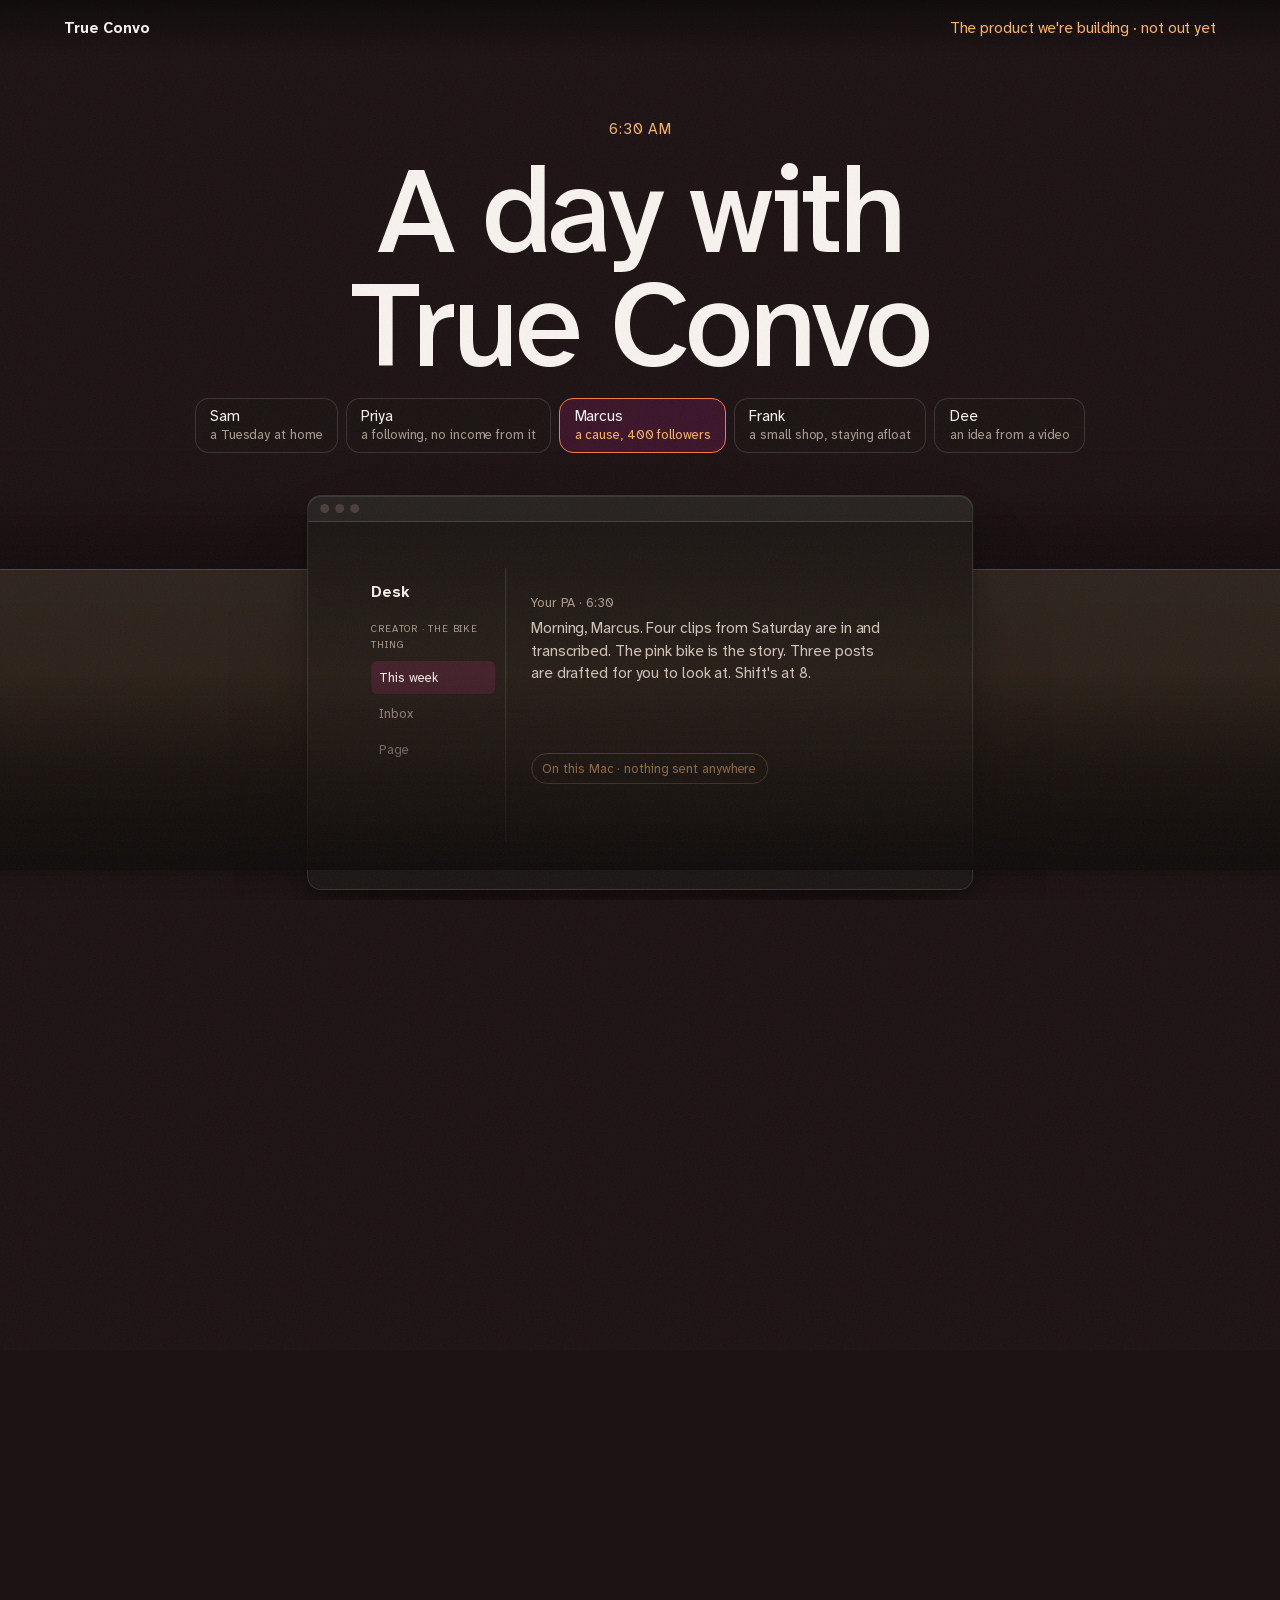
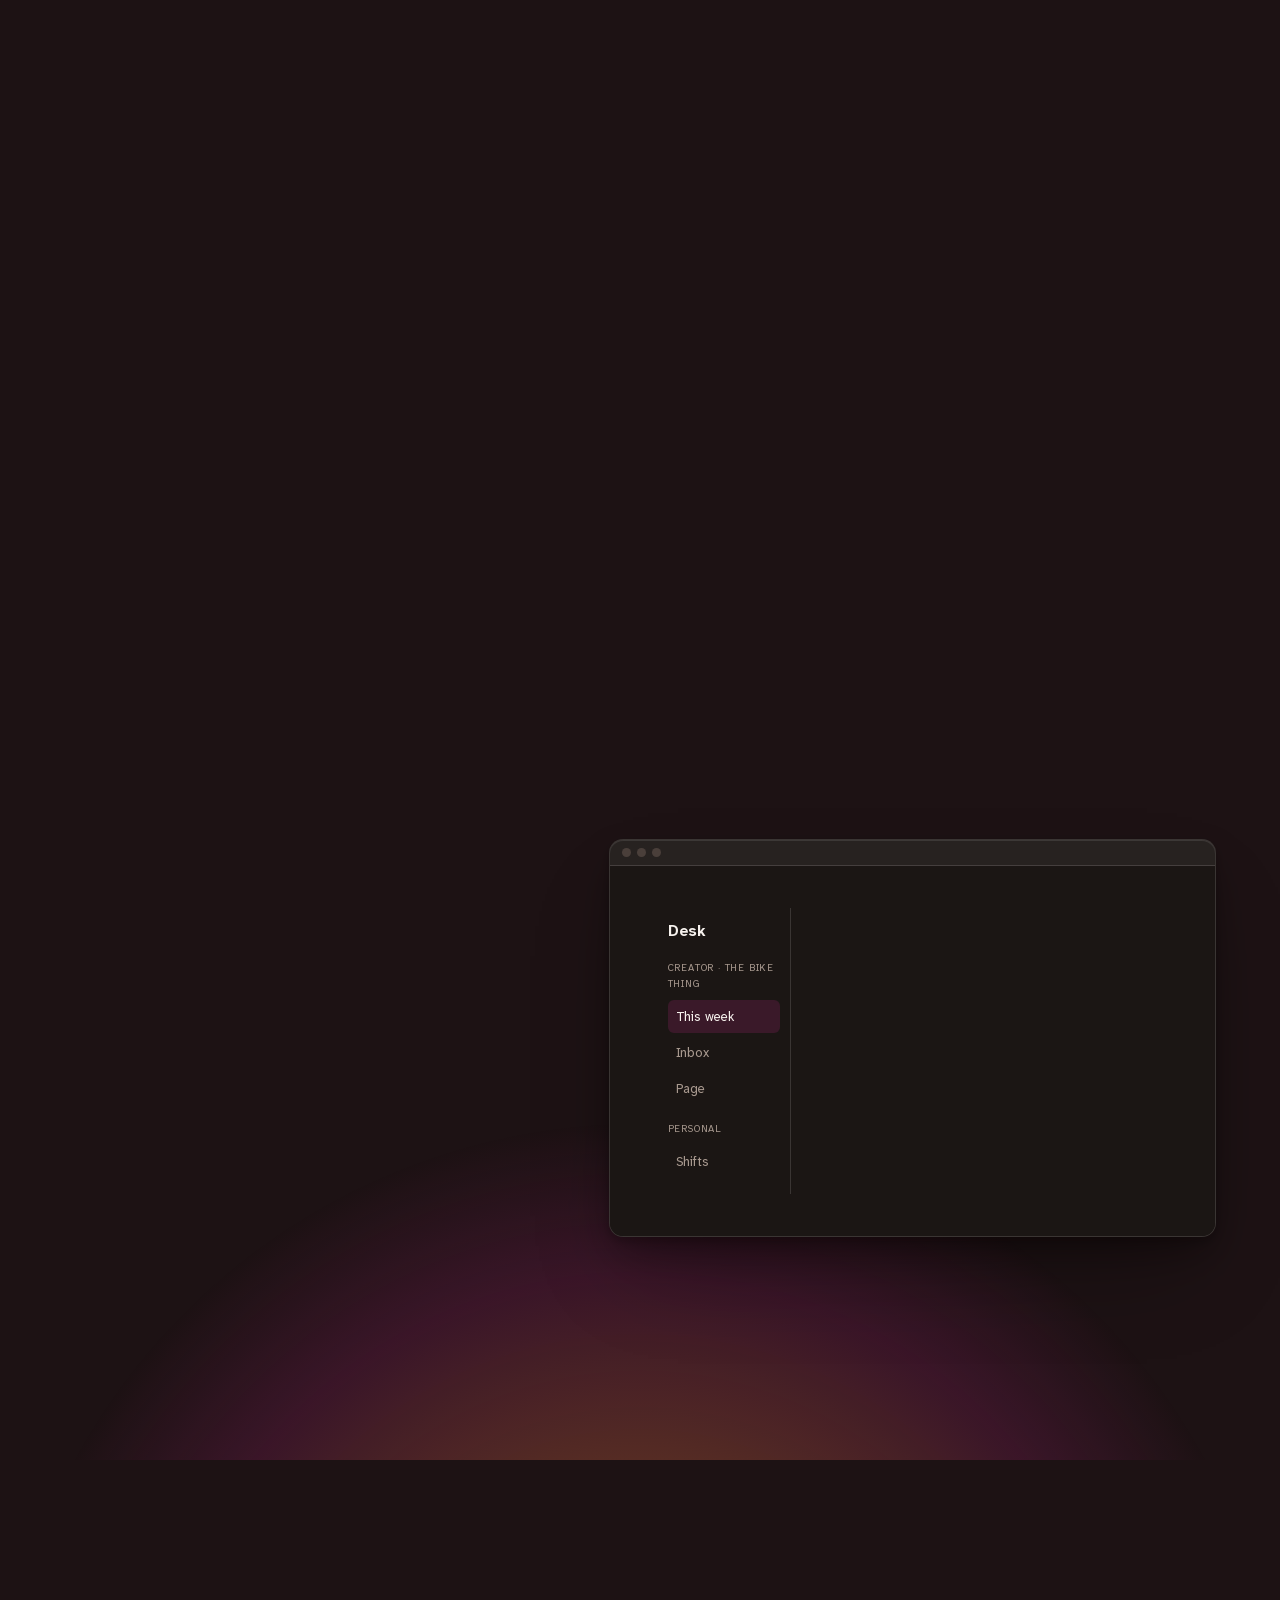
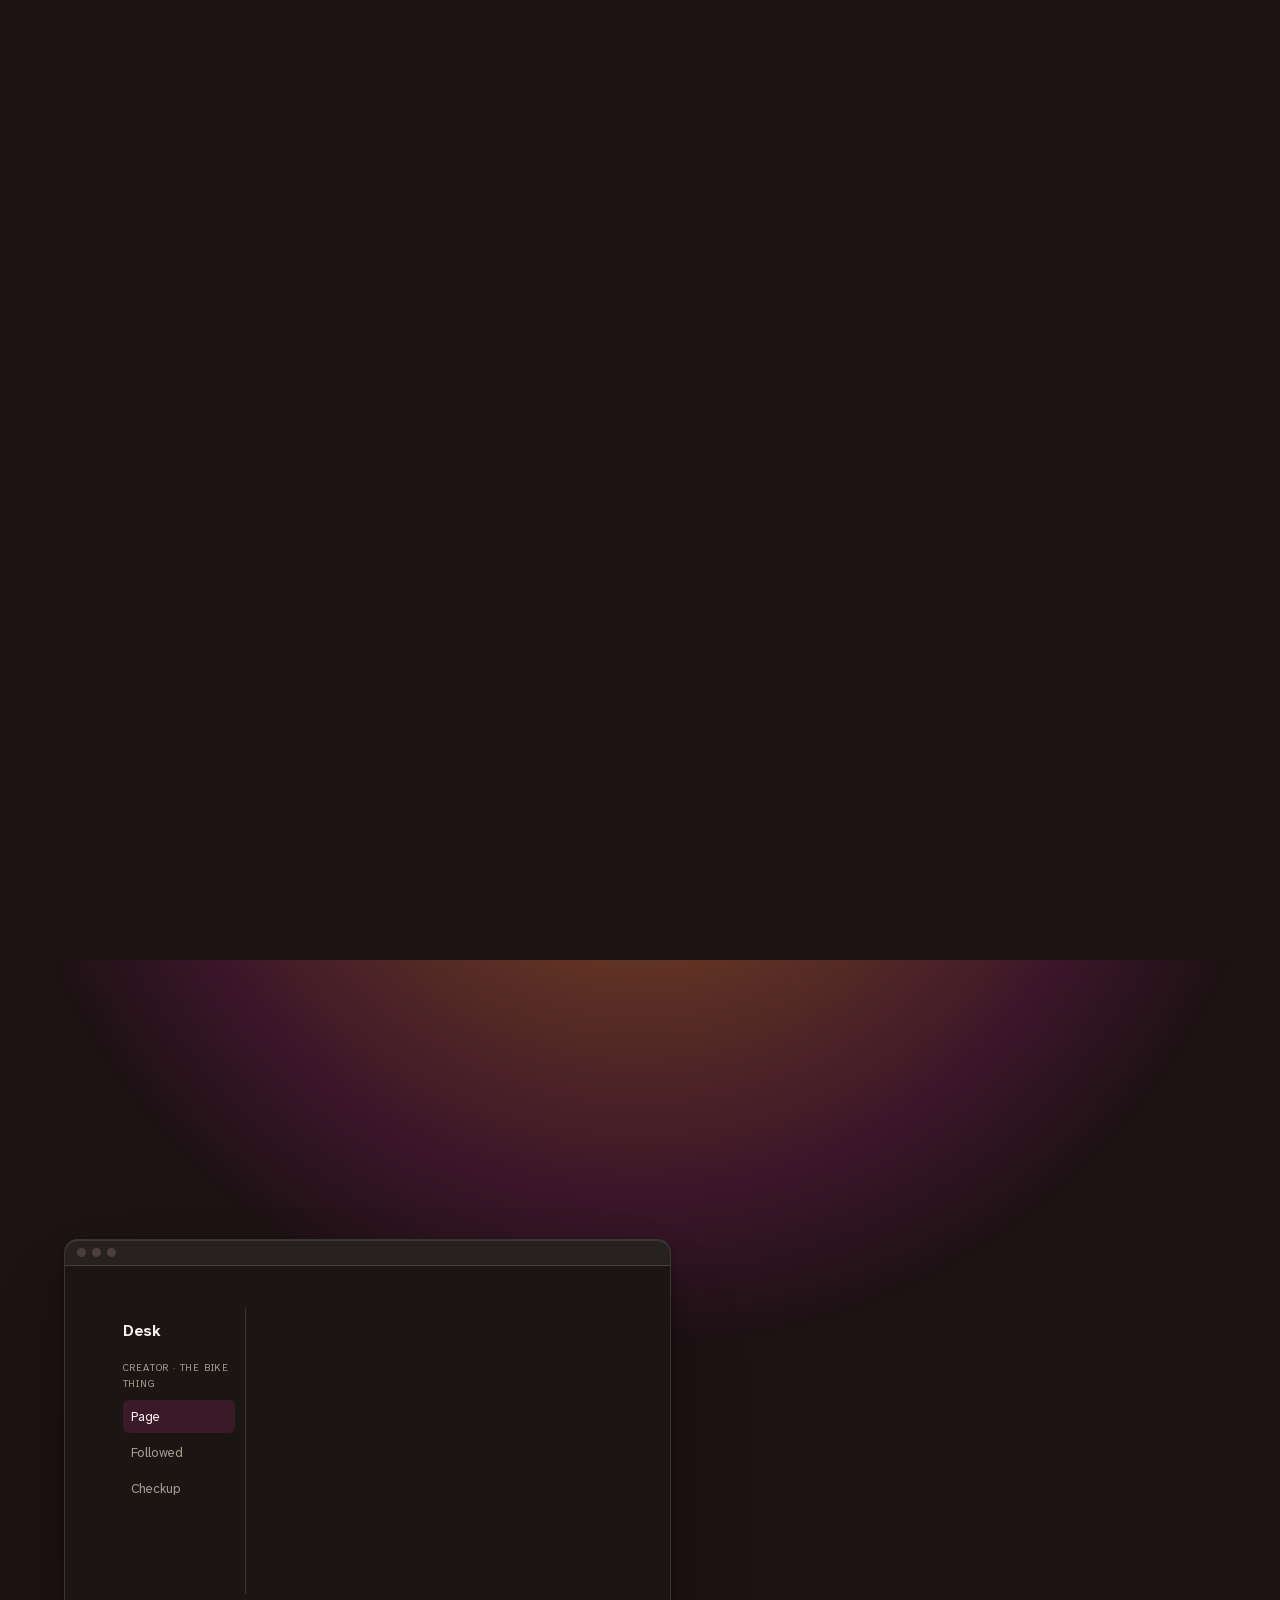
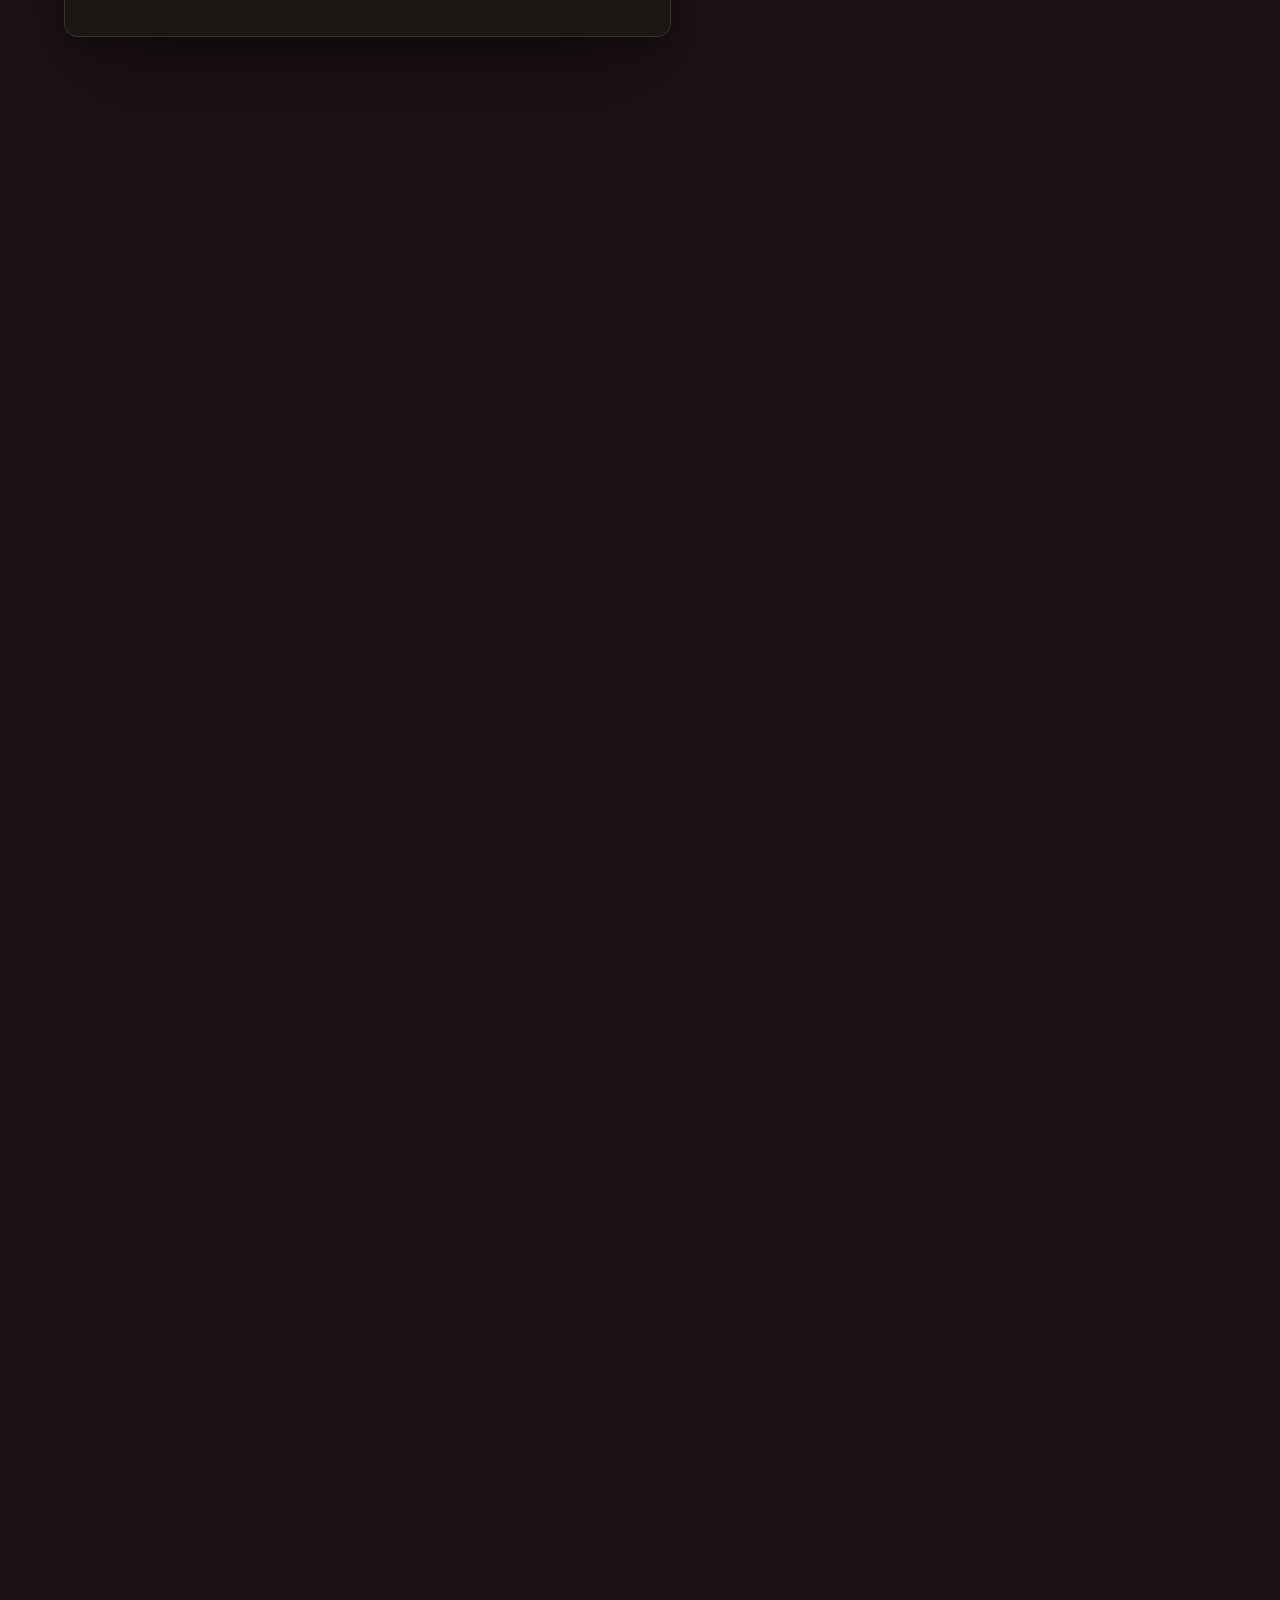
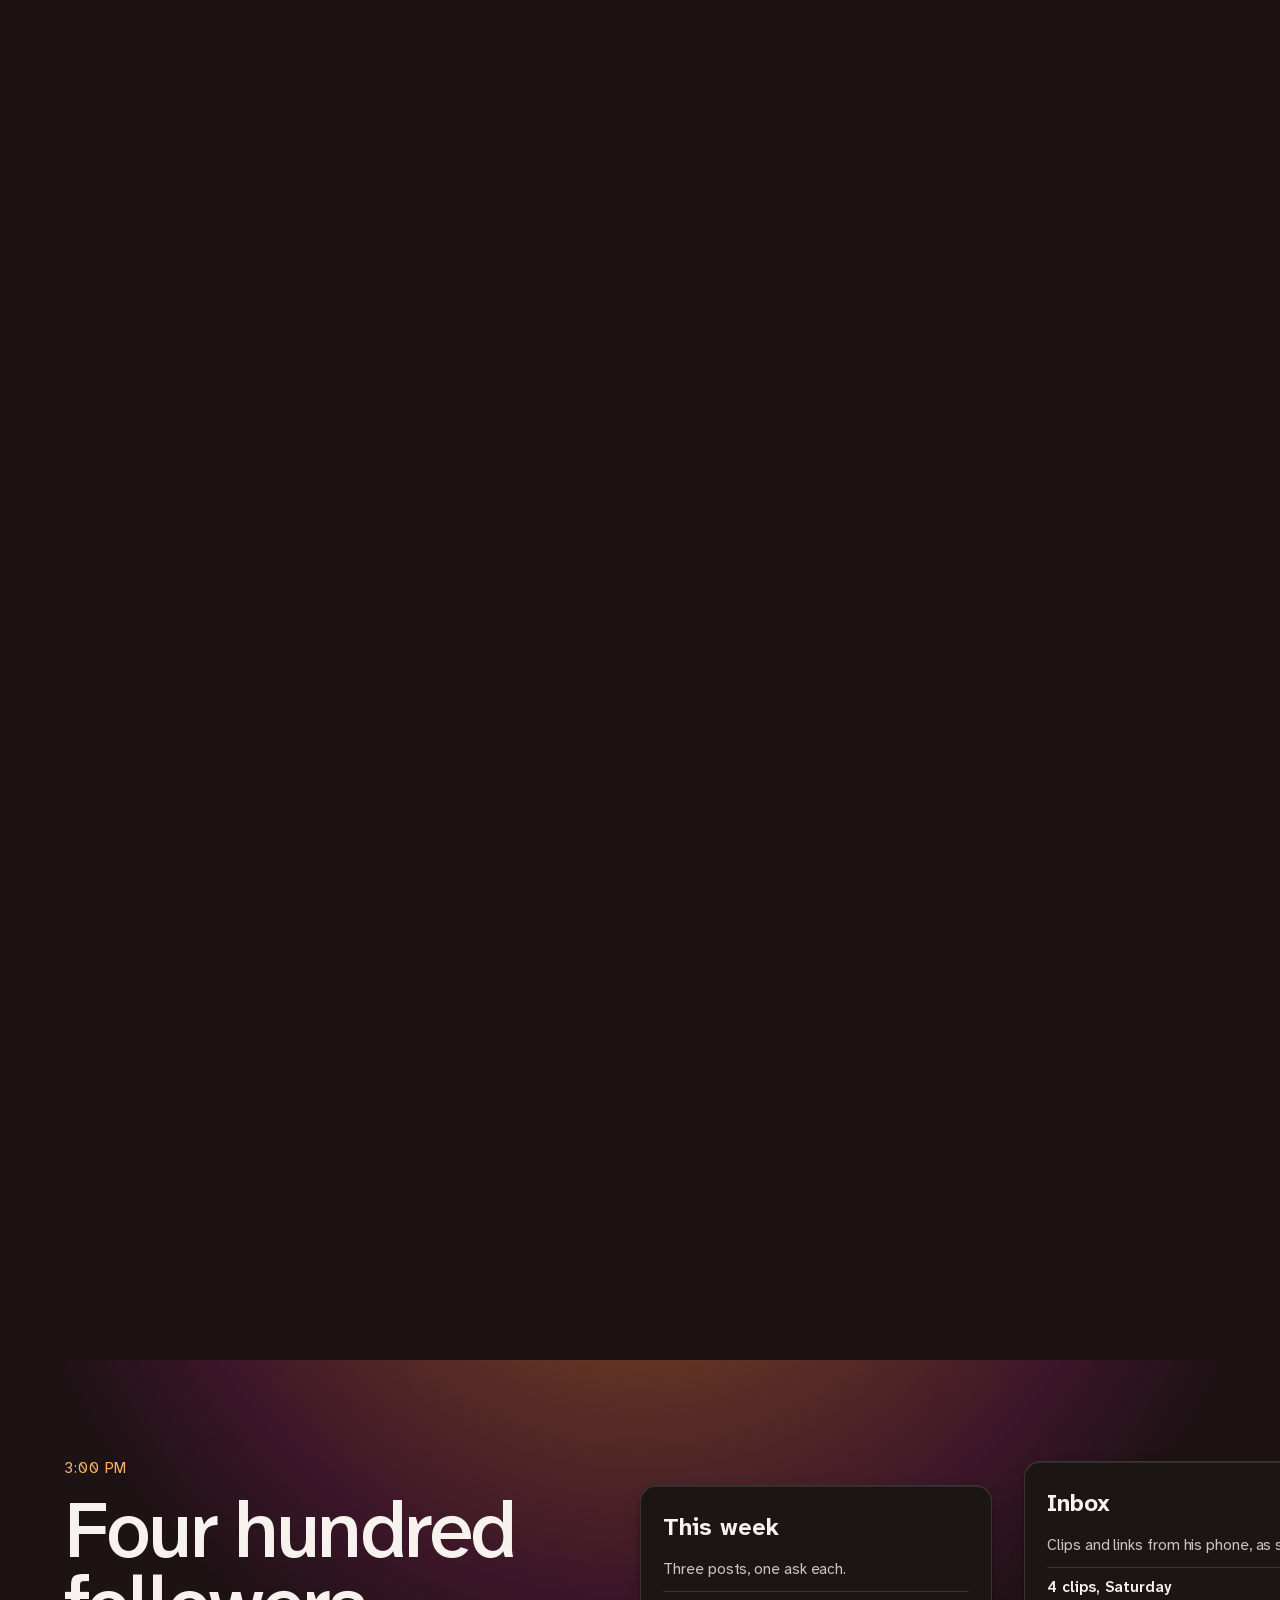
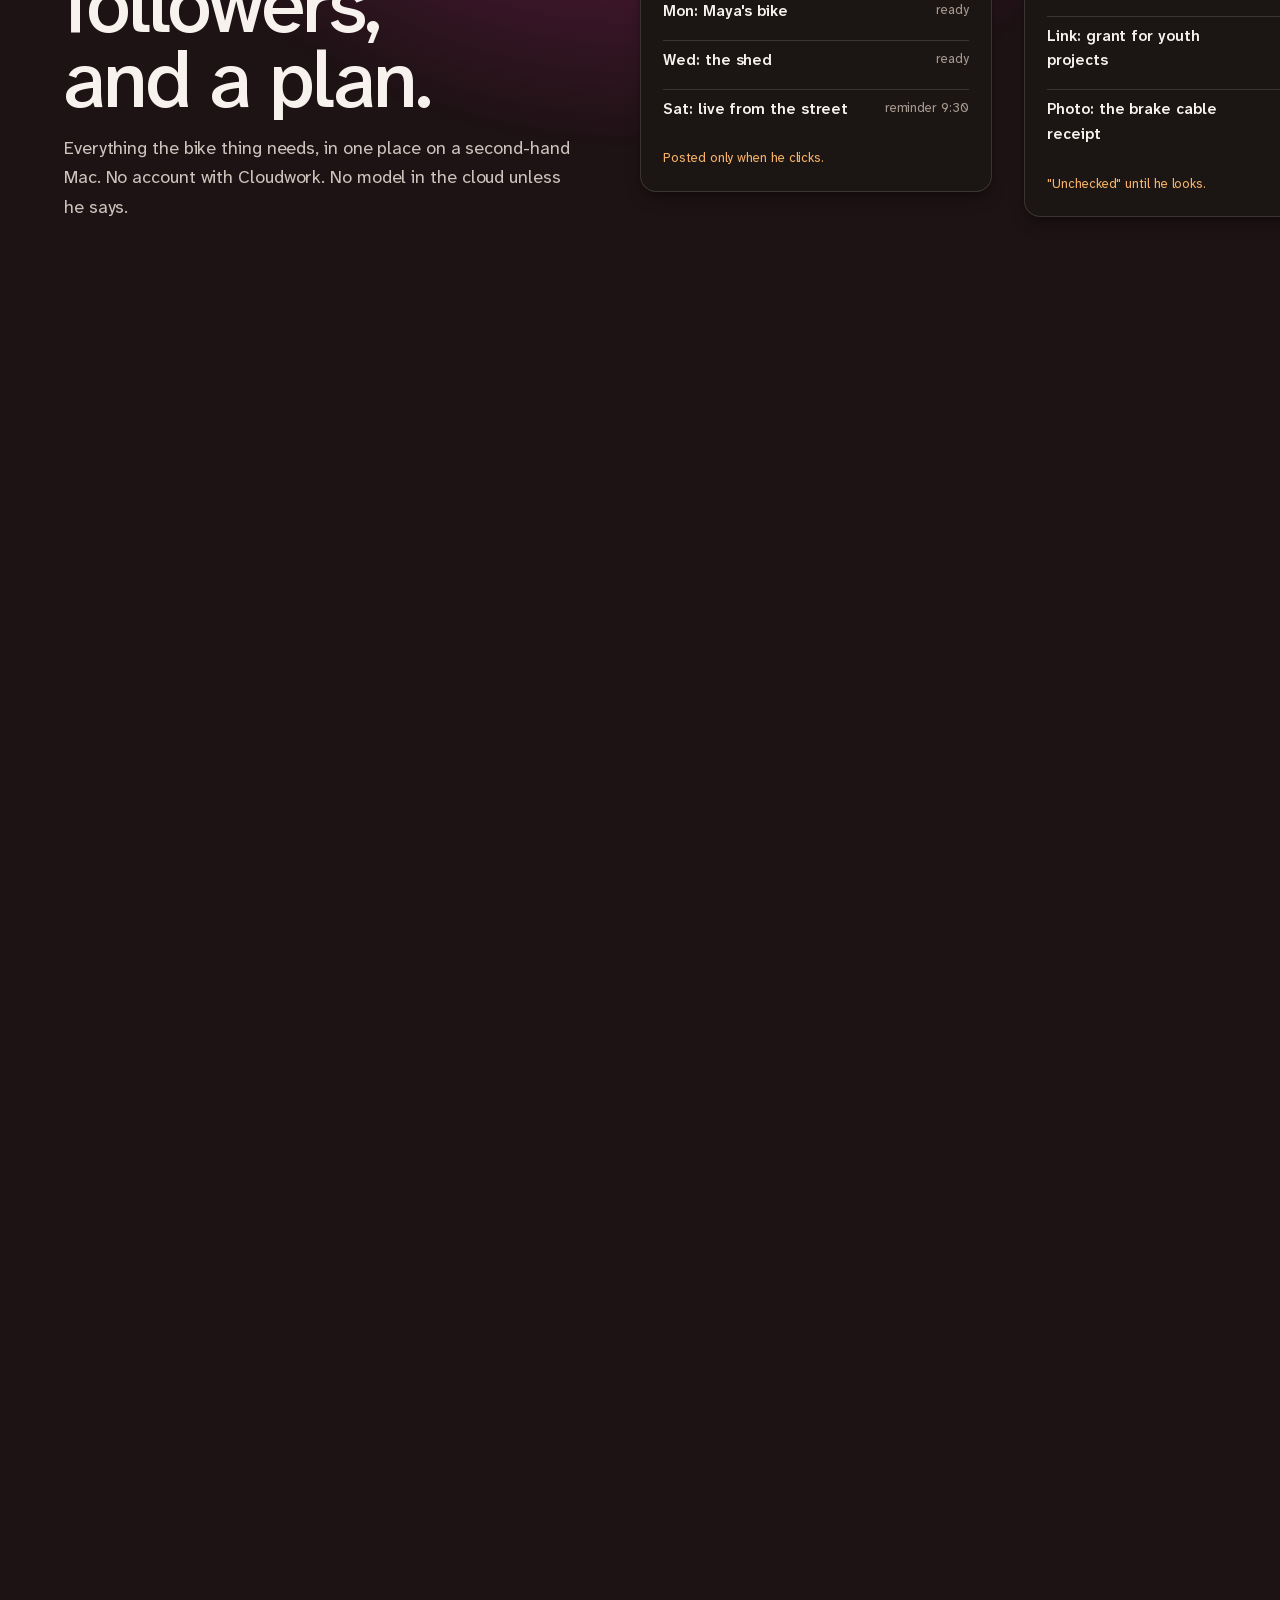
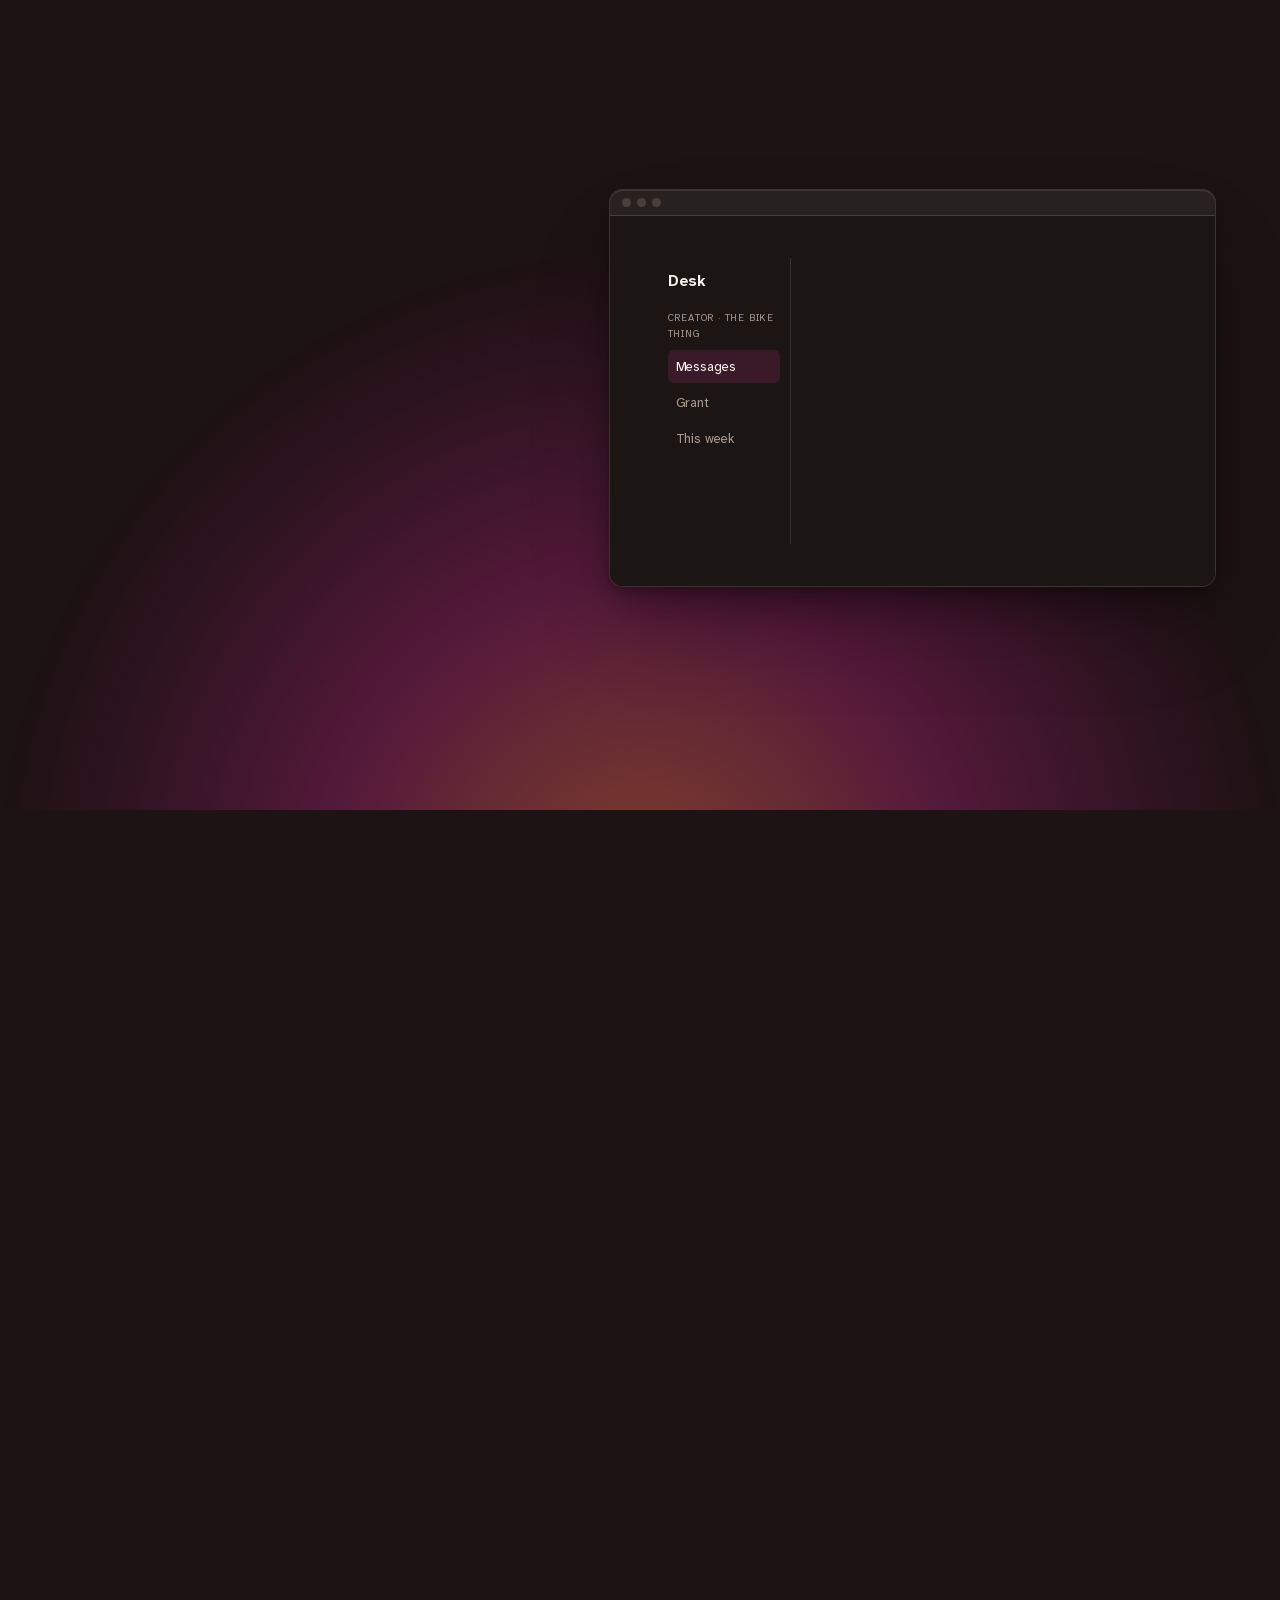
<file: trueconvo-day/marcus.html>
<!doctype html>
<!--
  "A day with True Convo": Marcus's day. Generated by tools/build-days.py; edit
  that file, not this one. Draft preview only; nothing here is live.
  Built on the scroll-craft engine (vendor/, MIT). Colours and font follow True
  Convo's Ember brand. Marcus is invented. Nothing on this page loads from
  another site.
-->
<html lang="en">
<head>
<meta charset="utf-8">
<meta name="viewport" content="width=device-width, initial-scale=1, viewport-fit=cover">
<title>A day with True Convo · Marcus</title>
<meta name="description" content="Marcus fixes kids' bikes for free on Saturdays and has 400 followers. One day with True Convo: his clips turned into the week's posts in his words, a page for the cause, a sponsor reply, a grant, and a board he built himself.">
<meta name="robots" content="noindex">
<link rel="icon" href="data:image/svg+xml,<svg xmlns='http://www.w3.org/2000/svg' viewBox='0 0 32 32'><rect width='32' height='32' rx='7' fill='%2315110f'/><circle cx='16' cy='16' r='7' fill='%23f37a4a'/></svg>">
<link rel="stylesheet" href="vendor/scrollcraft.css">
<link rel="stylesheet" href="day.css">
</head>
<body>

<span data-sc-progress></span>
<div class="sc-grain" aria-hidden="true"></div>

<header class="bar">
  <b>True Convo</b>
  <span class="note"><span>The product we're building · not out yet</span></span>
</header>

<main id="top">

  <!-- dawn. Five planes at different rates. -->
  <section data-sc-act="pin" data-sc-span="2.4" data-sc-drift="#100c0b">
    <div data-sc-stage class="dawn" data-sc-spotlight>
      <div class="dawn__sky" data-sc-parallax="-0.6" aria-hidden="true">
        <div class="sun sun--dawn"></div>
      </div>
      <svg class="dawn__hills" data-sc-parallax="-2.2" viewBox="0 0 1440 400" preserveAspectRatio="xMidYMax slice" aria-hidden="true">
        <path fill="#1a1311" d="M0 300 C 180 240 300 250 420 280 S 700 330 860 270 S 1150 200 1440 260 V400 H0 Z"/>
        <path fill="#140e0c" d="M0 340 C 240 310 420 350 600 330 S 900 290 1100 330 S 1300 360 1440 340 V400 H0 Z"/>
      </svg>
      <div class="dawn__title" data-sc-parallax="-1.8">
        <p class="time" data-sc-cue="0 0.5 0 0.3">6:30 AM</p>
        <h1 class="sc-display sc-display--xl" data-sc-cue="0 0.6 0 0.3" data-sc-kinetic="lines">A day with True&nbsp;Convo</h1>
        <nav class="who" aria-label="Pick a person" data-sc-cue="0 0.6 0 0.3">
          <a href="index.html">Sam<small>a Tuesday at home</small></a>
          <a href="priya.html">Priya<small>a following, no income from it</small></a>
          <a href="marcus.html" aria-current="page">Marcus<small>a cause, 400 followers</small></a>
          <a href="frank.html">Frank<small>a small shop, staying afloat</small></a>
          <a href="dee.html">Dee<small>an idea from a video</small></a>
        </nav>
      </div>
      <div class="dawn__desk" data-sc-parallax="1.2" aria-hidden="true"></div>
      <div class="dawn__mac" data-sc-parallax="-1.6">
        <div class="mac" data-sc-tilt="5" aria-label="A drawing of Marcus's Mac at the start of the day">
          <div class="mac__menubar" aria-hidden="true"><i></i><i></i><i></i></div>
          <div class="pane desk">
            <div class="desk__side" aria-hidden="true">
              <b>Desk</b><small>Creator · The bike thing</small><span class="on">This week</span><span>Inbox</span><span>Page</span>
            </div>
            <div class="desk__chat">
              <p class="msg msg--ai"><small>Your PA · 6:30</small>Morning, Marcus. Four clips from Saturday are in and transcribed. The pink bike is the story. Three posts are drafted for you to look at. Shift's at 8.</p><p class="msg msg--me" data-sc-cue="0.3 1 0.3 0">Show me on the bus.</p><span class="local">On this Mac · nothing sent anywhere</span>
            </div>
          </div>
        </div>
      </div>
      <div class="dawn__mist" data-sc-parallax="2.4" aria-hidden="true"></div>
      <div class="dawn__beat" data-sc-cue="0.56 1 0.25 0">
        <p class="sc-body">Marcus fixes kids' bikes for free on Saturdays. Four hundred followers, a warehouse shift, and a story people would back if they heard it. One day with an AI that helps him tell it, his way.</p>
        <p class="sc-body sc-body--faint">Marcus is invented. This is the product we're building.</p>
      </div>
    </div>
  </section>

  <section data-sc-act="pin" data-sc-span="4" data-sc-drift="#1a1210">
    <div data-sc-stage class="scene">
      <div class="sun sun--morning" aria-hidden="true"></div>

      <div class="steps">
        <div class="step" data-sc-cue="0 0.3 0 0.15">
          <p class="time">6:30 AM</p>
          <h2 class="sc-display">The clips from last night, already in.</h2>
          <p class="sc-body">Marcus fixes kids' bikes for free in his street on Saturdays. He films bits on his phone and shares them to True Convo. By morning they're on the Mac, transcribed, labelled "unchecked".</p>
        </div>
        <div class="step" data-sc-cue="0.28 0.62 0.15 0.15">
          <p class="time">6:40 AM</p>
          <h2 class="sc-display">The story, told his way.</h2>
          <p class="sc-body">He talks for three minutes about the girl with the pink bike. True Convo turns it into the week's three posts, in his words, because it has learned how he talks.</p>
        </div>
        <div class="step" data-sc-cue="0.6">
          <p class="time">6:50 AM</p>
          <h2 class="sc-display">He keeps, corrects or skips.</h2>
          <p class="sc-body">Nothing is posted. The PA proposes; Marcus decides. A correction becomes the default next time.</p>
        </div>
      </div>

      <div class="mac" data-sc-tilt="4" aria-label="A drawing of Marcus's Desk">
        <div class="mac__menubar" aria-hidden="true"><i></i><i></i><i></i></div>
        <div class="pane desk">
            <div class="desk__side" aria-hidden="true">
              <b>Desk</b><small>Creator · The bike thing</small><span class="on">This week</span><span>Inbox</span><span>Page</span><small>Personal</small><span>Shifts</span>
            </div>
            <div class="desk__chat">
              <p class="msg msg--ai" data-sc-cue="0 1 0 0"><small>Your PA</small>Four clips came in overnight, transcribed. The pink bike one is the story. Here's a week of three posts in your voice; I've marked the lines I'm least sure are yours.</p><p class="msg msg--ai" data-sc-cue="0.3 1 0.12 0"><small>Your PA</small><em>"Maya's bike had been in the shed two years. Took twenty minutes and a brake cable. She rode it home."</em> Then the ask, once: "If you've got a bike in a shed, bring it Saturday."</p><div class="choices" data-sc-cue="0.4 1 0.12 0"><span class="go">Keep all three</span><span>Correct one</span><span>Skip</span></div><span class="local" data-sc-cue="0 1 0 0">Transcribed and drafted on this Mac</span>
            </div>
          </div>
      </div>
    </div>
  </section>

  <section data-sc-act="pin" data-sc-span="4" data-sc-drift="#241812">
    <div data-sc-stage class="scene scene--flip">
      <div class="sun sun--noon" aria-hidden="true"></div>

      <div class="mac" data-sc-tilt="4" aria-label="A drawing of Marcus's Desk with lessons, a page and a checkup">
        <div class="mac__menubar" aria-hidden="true"><i></i><i></i><i></i></div>
        <div class="pane desk">
            <div class="desk__side" aria-hidden="true">
              <b>Desk</b><small>Creator · The bike thing</small><span class="on">Page</span><span>Followed</span><span>Checkup</span>
            </div>
            <div class="desk__chat">
              <p class="msg msg--other" data-sc-cue="0 1 0 0"><small>Followed sources</small>From the three channels you follow this week: 1. Show the before and the after in the first two seconds. 2. One ask per post, not three. 3. Reply to every comment for the first month.</p><div class="choices" data-sc-cue="0.06 1 0.12 0"><span class="go">Keep 1 and 3</span><span>Keep all</span><span>Skip</span></div><p class="msg msg--ai" data-sc-cue="0.36 1 0.12 0"><small>Your PA</small>Your page is ready from the facts sheet: Saturdays 10 to 1, Albert Street, bring a bike, give what you can. Preview below. Nothing is live until you say.</p><div class="choices" data-sc-cue="0.42 1 0.12 0"><span class="go">Publish</span><span>Show preview</span><span>Not now</span></div><p class="msg msg--other" data-sc-cue="0.68 1 0.12 0"><small>Visibility checkup</small>The bike thing isn't on the map yet and the two community groups spell your street wrong. Fix those two first; they're free.</p>
            </div>
          </div>
      </div>

      <div class="steps">
        <div class="step" data-sc-cue="0 0.3 0 0.15">
          <p class="time">12:00 PM</p>
          <h2 class="sc-display">Lessons from the people he follows.</h2>
          <p class="sc-body">Marcus follows a few creators who built something from nothing. True Convo boils their videos down to lessons, and he keeps the ones that fit: post the before and after, say the ask once, answer every comment for the first month.</p>
        </div>
        <div class="step" data-sc-cue="0.28 0.62 0.15 0.15">
          <p class="time">12:15 PM</p>
          <h2 class="sc-display">A page for the cause.</h2>
          <p class="sc-body">One page: what the bike thing is, when, where, how to help, and a way to give that goes to an account Marcus already has. Built from a facts sheet he owns, published to a free host he chose.</p>
        </div>
        <div class="step" data-sc-cue="0.6">
          <p class="time">12:30 PM</p>
          <h2 class="sc-display">How it shows up round here.</h2>
          <p class="sc-body">A checkup reads how the bike thing appears locally, on maps, in the community groups, and when people ask an AI. Short fix list. Nothing paid.</p>
        </div>
      </div>
    </div>
  </section>

  <section data-sc-act="pan" data-sc-span="5.5" data-sc-drift="#1f1512">
    <div data-sc-stage class="noon">
      <div class="sun sun--noon" aria-hidden="true"></div>
      <div class="rail" data-sc-pan="0.04">
        <div class="rail__lead sc-stack">
          <p class="time">3:00 PM</p>
          <h2 class="sc-display sc-display--lg">Four hundred followers, and a plan.</h2>
          <p class="sc-body">Everything the bike thing needs, in one place on a second-hand Mac. No account with Cloudwork. No model in the cloud unless he says.</p>
        </div>
        <div class="card" data-sc-tilt="6">
          <h3>This week</h3>
          <p>Three posts, one ask each.</p>
          <div class="row"><b>Mon: Maya's bike</b><i>ready</i></div>
          <div class="row"><b>Wed: the shed</b><i>ready</i></div>
          <div class="row"><b>Sat: live from the street</b><i>reminder 9:30</i></div>
          <span class="card__foot">Posted only when he clicks.</span>
        </div>

        <div class="card" data-sc-tilt="6">
          <h3>Inbox</h3>
          <p>Clips and links from his phone, as sources.</p>
          <div class="row"><b>4 clips, Saturday</b><i>transcribed</i></div>
          <div class="row"><b>Link: grant for youth projects</b><i>summarised</i></div>
          <div class="row"><b>Photo: the brake cable receipt</b><i>read: £4.20</i></div>
          <span class="card__foot">"Unchecked" until he looks.</span>
        </div>

        <div class="card" data-sc-tilt="6">
          <h3>Parts and money</h3>
          <p>What came in, what went out.</p>
          <div class="row"><b>Given this month</b><i>in his account</i></div>
          <div class="row"><b>Parts</b><i>£61.40</i></div>
          <div class="row"><b>Tyres (donated)</b><i>6</i></div>
          <span class="card__foot">A plain ledger. Export any time.</span>
        </div>

        <div class="card" data-sc-tilt="6">
          <h3>Comments</h3>
          <p>Every one answered, drafted in his voice.</p>
          <div class="row"><b>"Can I bring my daughter's?"</b><i>yes, Saturday</i></div>
          <div class="row"><b>"Do you do adult bikes?"</b><i>not yet, honest answer</i></div>
          <div class="row"><b>Spam</b><i>4, hidden</i></div>
          <span class="card__foot">He reads, changes, sends.</span>
        </div>

        <div class="card" data-sc-tilt="6">
          <h3>Calendar</h3>
          <p>Shifts, Saturdays, and the grant deadline.</p>
          <div class="row"><b>Warehouse shift</b><i>Tue–Fri</i></div>
          <div class="row"><b>Bike thing</b><i>Sat 10–1</i></div>
          <div class="row"><b>Grant closes</b><i>Nov 28</i></div>
          <span class="card__foot">Reads his calendar. Writes when he says.</span>
        </div>

        <div class="card card--more" data-sc-tilt="6">
          <h3>And the ones he adds.</h3>
          <p>Every module can be moved, renamed, hidden or replaced.</p>

          <span class="card__foot">His layout is his.</span>
        </div>

      </div>
    </div>
  </section>

  <section data-sc-act="pin" data-sc-span="4" data-sc-drift="#1d1214">
    <div data-sc-stage class="scene">
      <div class="sun sun--evening" aria-hidden="true"></div>

      <div class="steps">
        <div class="step" data-sc-cue="0 0.3 0 0.15">
          <p class="time">5:00 PM</p>
          <h2 class="sc-display">A shop offers to help.</h2>
          <p class="sc-body">The hardware shop on the corner messages: they'll give parts if he mentions them. The PA drafts the reply and what a fair deal looks like. Marcus decides. Nothing is sent until he does.</p>
        </div>
        <div class="step" data-sc-cue="0.28 0.62 0.15 0.15">
          <p class="time">5:20 PM</p>
          <h2 class="sc-display">"Should I start a podcast?"</h2>
          <p class="sc-body">Marcus is thinking aloud. The PA doesn't hand it off or push; it talks it through, says plainly what it would take, and offers one small first step only if he wants it.</p>
        </div>
        <div class="step" data-sc-cue="0.6">
          <p class="time">5:40 PM</p>
          <h2 class="sc-display">A grant, drafted from what's already true.</h2>
          <p class="sc-body">The youth-projects grant from his inbox. The PA fills the form from the facts sheet and the ledger, marks what it guessed, and leaves the signing to Marcus.</p>
        </div>
      </div>

      <div class="mac" data-sc-tilt="4" aria-label="A drawing of Marcus's Desk with a sponsor message, a podcast question and a grant">
        <div class="mac__menubar" aria-hidden="true"><i></i><i></i><i></i></div>
        <div class="pane desk">
            <div class="desk__side" aria-hidden="true">
              <b>Desk</b><small>Creator · The bike thing</small><span class="on">Messages</span><span>Grant</span><span>This week</span>
            </div>
            <div class="desk__chat">
              <p class="msg msg--other" data-sc-cue="0 1 0 0"><small>Corner Hardware</small>We'd give you cables, tubes and tyres if you mention the shop. Interested?</p><p class="msg msg--ai" data-sc-cue="0.08 1 0.12 0"><small>Your PA</small>Draft reply, your voice: yes, thank you; a line in each Saturday post and the shop's name on the page. Nothing that makes the bike thing look like an advert. Want me to add that it stays free?</p><div class="choices" data-sc-cue="0.14 1 0.12 0"><span class="go">Send it</span><span>Change it</span><span>Not now</span></div><p class="msg msg--me" data-sc-cue="0.36 1 0.12 0">I keep thinking about a podcast. Is that stupid?</p><p class="msg msg--ai" data-sc-cue="0.42 1 0.12 0"><small>Your PA</small>Not stupid. Honest picture: it's about three hours a week and most don't get listeners for a year. The thing that's working for you is the Saturday clips. If you want a tiny test, a five-minute voice note after each Saturday, posted as audio, costs you nothing. Your call.</p><p class="msg msg--ai" data-sc-cue="0.7 1 0.12 0"><small>Your PA</small>Grant form drafted from your facts sheet and ledger. Two answers are my guesses and are marked. It needs your signature; I can't do that.</p>
            </div>
          </div>
      </div>
    </div>
  </section>

  <section data-sc-act="pin" data-sc-span="4" data-sc-drift="#0f0b0d">
    <div data-sc-stage class="scene scene--flip">
      <div class="sun sun--night" aria-hidden="true"></div>

      <div class="mac" data-sc-tilt="4" aria-label="A drawing of Marcus's Desk building a bike board">
        <div class="mac__menubar" aria-hidden="true"><i></i><i></i><i></i></div>
        <div class="pane desk">
            <div class="desk__side" aria-hidden="true">
              <b>Desk</b><small>Code</small><span class="on">Bike board</span><small>Agents</small><span>Builder</span><span>Checker</span>
            </div>
            <div class="desk__chat">
              <p class="msg msg--me" data-sc-cue="0 1 0 0">A little board for the page: bikes fixed this month, bikes waiting, parts we need. I update it from my phone on Saturday.</p><p class="msg msg--other" data-sc-cue="0.3 1 0.12 0"><small>Builder</small>Done: "Bike board". Three numbers and a parts list, updated from your phone, shown on your page. Runs on this Mac. Preview below.</p><p class="msg msg--other" data-sc-cue="0.46 1 0.12 0"><small>Checker</small>Tried it from the phone with no signal. It kept the update and sent it later. Passed.</p><div class="choices" data-sc-cue="0.54 1 0.12 0"><span class="go">Keep it</span><span>Change something</span><span>Package it</span></div><span class="local" data-sc-cue="0.3 1 0.12 0">Built, checked and run on this Mac</span>
            </div>
          </div>
      </div>

      <div class="steps">
        <div class="step" data-sc-cue="0 0.3 0 0.15">
          <p class="time">8:30 PM</p>
          <h2 class="sc-display">Build the thing the street needs.</h2>
          <p class="sc-body">People keep asking what's been fixed and what's needed. Marcus describes a small board: bikes in, bikes out, parts wanted, shown on his page. A builder makes it, a checker tries to break it.</p>
        </div>
        <div class="step" data-sc-cue="0.28 0.62 0.15 0.15">
          <p class="time">8:50 PM</p>
          <h2 class="sc-display">Keep it, or go further.</h2>
          <p class="sc-body">It runs on his Mac. If it only ever serves Albert Street, that's a good story. If another street wants it, packaging it is the same tool, one step on.</p>
        </div>
        <div class="step" data-sc-cue="0.6">
          <p class="time">9:00 PM</p>
          <h2 class="sc-display">No frontier model required.</h2>
          <p class="sc-body">Everything today ran on a model on a second-hand Mac. Nothing went to the cloud, because nothing needed to.</p>
        </div>
      </div>
    </div>
  </section>

  <section class="sc-section yours" data-sc-act="flow" data-sc-drift="#0d0a0b">
    <div class="sc-wrap">
      <h2 class="sc-display sc-display--lg" data-sc-in>What it costs to start.</h2>
      <div class="yours__grid" data-sc-in data-sc-stagger="70">
        <div><b>Nothing, to begin.</b> A model on the Mac he already has. No subscription, no account, no card.</div>
        <div><b>His story stays his.</b> His clips, his words, his ledger, on his machine. Nothing posted or sent without his yes.</div>
        <div><b>Straight answers.</b> The PA says what a podcast costs in hours before it says anything encouraging. Showing isn't permitting; suggesting isn't pushing.</div>
        <div><b>Money goes to him.</b> Giving goes to an account he already has. Cloudwork takes nothing.</div>
        <div><b>Open core.</b> Copy it, change it, label it as your own.</div>
        <div><b>Leave any time.</b> Export everything in a form that works without us.</div>
      </div>
    </div>
  </section>

  <!-- More than software: learning, people and shared resources (vision, labelled coming). -->
  <section class="sc-section together" data-sc-act="flow" data-sc-drift="#0e0a0c">
    <div class="together__lights" aria-hidden="true"><i class="l--m" style="left:32.7%;top:16.5%;--t:0.34;--s:3px"></i><i class="l--a" style="left:10.2%;top:57.9%;--t:0.46;--s:3px"></i><i class="l--c" style="left:9.4%;top:42.1%;--t:0.16;--s:5px"></i><i class="l--m" style="left:6.8%;top:56.3%;--t:0.48;--s:6px"></i><i class="l--a" style="left:93.9%;top:57.4%;--t:0.23;--s:3px"></i><i class="l--a" style="left:55.6%;top:14.8%;--t:0.24;--s:5px"></i><i class="l--m" style="left:56.9%;top:55.8%;--t:0.36;--s:3px"></i><i class="l--a" style="left:57.0%;top:20.0%;--t:0.09;--s:6px"></i><i class="l--c" style="left:56.3%;top:61.4%;--t:0.27;--s:5px"></i><i class="l--a" style="left:77.2%;top:46.7%;--t:0.47;--s:4px"></i><i class="l--m" style="left:25.3%;top:19.3%;--t:0.40;--s:3px"></i><i class="l--a" style="left:30.4%;top:49.5%;--t:0.20;--s:4px"></i><i class="l--a" style="left:60.7%;top:9.0%;--t:0.28;--s:3px"></i><i class="l--a" style="left:15.9%;top:48.9%;--t:0.07;--s:6px"></i><i class="l--a" style="left:75.9%;top:57.0%;--t:0.44;--s:4px"></i><i class="l--a" style="left:69.1%;top:59.1%;--t:0.31;--s:4px"></i><i class="l--a" style="left:83.3%;top:92.7%;--t:0.26;--s:6px"></i><i class="l--c" style="left:6.9%;top:69.3%;--t:0.34;--s:6px"></i><i class="l--c" style="left:28.9%;top:39.0%;--t:0.35;--s:3px"></i><i class="l--a" style="left:35.8%;top:60.6%;--t:0.27;--s:3px"></i><i class="l--a" style="left:13.7%;top:25.8%;--t:0.23;--s:4px"></i><i class="l--c" style="left:17.3%;top:40.6%;--t:0.18;--s:3px"></i><i class="l--c" style="left:85.7%;top:28.7%;--t:0.24;--s:4px"></i><i class="l--a" style="left:94.9%;top:16.5%;--t:0.13;--s:3px"></i><i class="l--a" style="left:2.2%;top:81.8%;--t:0.13;--s:4px"></i><i class="l--a" style="left:15.3%;top:53.3%;--t:0.32;--s:4px"></i><i class="l--a" style="left:68.7%;top:51.5%;--t:0.33;--s:6px"></i><i class="l--m" style="left:45.8%;top:85.6%;--t:0.48;--s:6px"></i><i class="l--c" style="left:39.5%;top:40.3%;--t:0.10;--s:6px"></i><i class="l--a" style="left:7.1%;top:8.5%;--t:0.14;--s:3px"></i><i class="l--m" style="left:34.3%;top:7.0%;--t:0.05;--s:3px"></i><i class="l--m" style="left:10.9%;top:36.9%;--t:0.06;--s:3px"></i><i class="l--a" style="left:37.9%;top:62.9%;--t:0.48;--s:5px"></i><i class="l--c" style="left:47.5%;top:13.1%;--t:0.27;--s:4px"></i><i class="l--a" style="left:48.4%;top:10.2%;--t:0.10;--s:4px"></i><i class="l--m" style="left:47.9%;top:68.4%;--t:0.28;--s:3px"></i><i class="l--a" style="left:36.5%;top:68.2%;--t:0.46;--s:5px"></i><i class="l--m" style="left:96.9%;top:84.9%;--t:0.36;--s:4px"></i><i class="l--m" style="left:36.9%;top:18.0%;--t:0.40;--s:5px"></i><i class="l--a" style="left:77.3%;top:33.6%;--t:0.15;--s:3px"></i><i class="l--c" style="left:81.2%;top:73.0%;--t:0.15;--s:5px"></i><i class="l--c" style="left:35.8%;top:4.8%;--t:0.06;--s:4px"></i><i class="l--a" style="left:26.4%;top:68.5%;--t:0.48;--s:4px"></i><i class="l--c" style="left:94.6%;top:37.0%;--t:0.15;--s:3px"></i><i class="l--a" style="left:20.3%;top:21.6%;--t:0.33;--s:5px"></i><i class="l--a" style="left:48.0%;top:64.7%;--t:0.41;--s:3px"></i><i class="l--a" style="left:90.2%;top:77.1%;--t:0.39;--s:4px"></i><i class="l--c" style="left:43.5%;top:63.0%;--t:0.09;--s:6px"></i><i class="l--a" style="left:46.4%;top:73.4%;--t:0.09;--s:3px"></i><i class="l--a" style="left:98.3%;top:4.6%;--t:0.32;--s:4px"></i><i class="l--a" style="left:60.9%;top:59.2%;--t:0.26;--s:4px"></i><i class="l--a" style="left:54.8%;top:14.6%;--t:0.06;--s:6px"></i><i class="l--a" style="left:52.6%;top:91.6%;--t:0.25;--s:3px"></i><i class="l--a" style="left:3.7%;top:22.4%;--t:0.28;--s:5px"></i><i class="l--a" style="left:26.4%;top:42.2%;--t:0.11;--s:6px"></i><i class="l--c" style="left:89.0%;top:65.6%;--t:0.42;--s:5px"></i><i class="l--m" style="left:82.1%;top:86.3%;--t:0.11;--s:3px"></i><i class="l--a" style="left:51.0%;top:85.8%;--t:0.40;--s:5px"></i><i class="l--a" style="left:77.1%;top:16.4%;--t:0.11;--s:5px"></i><i class="l--c" style="left:55.5%;top:33.3%;--t:0.28;--s:5px"></i><i class="l--a" style="left:77.9%;top:12.2%;--t:0.30;--s:3px"></i><i class="l--a" style="left:28.1%;top:76.1%;--t:0.28;--s:5px"></i><i class="l--m" style="left:75.5%;top:89.6%;--t:0.25;--s:5px"></i><i class="l--m" style="left:60.4%;top:21.1%;--t:0.17;--s:5px"></i><i class="l--a" style="left:80.1%;top:50.7%;--t:0.16;--s:5px"></i><i class="l--a" style="left:91.4%;top:87.7%;--t:0.14;--s:4px"></i><i class="l--a" style="left:41.8%;top:39.7%;--t:0.19;--s:6px"></i><i class="l--a" style="left:43.0%;top:22.4%;--t:0.19;--s:3px"></i><i class="l--a" style="left:93.1%;top:63.8%;--t:0.21;--s:4px"></i><i class="l--c" style="left:95.8%;top:23.1%;--t:0.48;--s:4px"></i><i class="l--c" style="left:17.0%;top:66.1%;--t:0.15;--s:6px"></i><i class="l--a" style="left:98.4%;top:40.8%;--t:0.24;--s:4px"></i><i class="l--c" style="left:10.0%;top:37.1%;--t:0.20;--s:4px"></i><i class="l--m" style="left:69.9%;top:38.9%;--t:0.28;--s:4px"></i><i class="l--a" style="left:95.2%;top:12.8%;--t:0.46;--s:3px"></i><i class="l--a" style="left:9.2%;top:28.1%;--t:0.46;--s:3px"></i><i class="l--a" style="left:75.1%;top:80.7%;--t:0.43;--s:6px"></i><i class="l--a" style="left:40.8%;top:53.5%;--t:0.28;--s:4px"></i><i class="l--a" style="left:9.8%;top:7.5%;--t:0.36;--s:4px"></i><i class="l--a" style="left:27.4%;top:3.6%;--t:0.09;--s:4px"></i><i class="l--c" style="left:60.6%;top:23.4%;--t:0.17;--s:3px"></i><i class="l--m" style="left:2.1%;top:97.5%;--t:0.24;--s:4px"></i><i class="l--a" style="left:13.7%;top:52.6%;--t:0.16;--s:3px"></i><i class="l--a" style="left:26.7%;top:19.4%;--t:0.47;--s:6px"></i><i class="l--a" style="left:53.0%;top:21.8%;--t:0.25;--s:6px"></i><i class="l--a" style="left:27.5%;top:79.2%;--t:0.50;--s:3px"></i><i class="l--c" style="left:2.8%;top:50.5%;--t:0.49;--s:5px"></i><i class="l--c" style="left:25.1%;top:44.9%;--t:0.35;--s:6px"></i><i class="l--a" style="left:65.3%;top:54.4%;--t:0.45;--s:5px"></i><i class="l--a" style="left:68.4%;top:96.3%;--t:0.20;--s:6px"></i><i class="l--a" style="left:40.7%;top:35.4%;--t:0.07;--s:3px"></i><i class="l--a" style="left:7.9%;top:73.1%;--t:0.17;--s:3px"></i><i class="l--a" style="left:9.3%;top:82.8%;--t:0.44;--s:6px"></i><i class="l--a" style="left:59.7%;top:68.5%;--t:0.07;--s:3px"></i><i class="l--m" style="left:27.4%;top:2.3%;--t:0.21;--s:4px"></i><i class="l--a" style="left:32.7%;top:5.3%;--t:0.45;--s:3px"></i><i class="l--m" style="left:18.9%;top:34.2%;--t:0.09;--s:4px"></i><i class="l--a" style="left:65.3%;top:25.8%;--t:0.40;--s:3px"></i><i class="l--a" style="left:81.1%;top:15.8%;--t:0.31;--s:4px"></i><i class="l--a" style="left:30.4%;top:62.4%;--t:0.09;--s:5px"></i><i class="l--a" style="left:65.4%;top:70.7%;--t:0.45;--s:4px"></i><i class="l--a" style="left:71.6%;top:49.4%;--t:0.18;--s:5px"></i><i class="l--c" style="left:5.3%;top:82.2%;--t:0.45;--s:6px"></i><i class="l--m" style="left:72.9%;top:80.0%;--t:0.11;--s:5px"></i><i class="l--m" style="left:56.7%;top:80.0%;--t:0.06;--s:6px"></i><i class="l--a" style="left:79.2%;top:70.3%;--t:0.48;--s:6px"></i><i class="l--c" style="left:9.3%;top:6.0%;--t:0.34;--s:3px"></i><i class="l--m" style="left:82.9%;top:55.6%;--t:0.33;--s:6px"></i><i class="l--m" style="left:67.7%;top:49.0%;--t:0.05;--s:3px"></i><i class="l--c" style="left:89.0%;top:10.8%;--t:0.29;--s:6px"></i><i class="l--a" style="left:25.7%;top:9.1%;--t:0.17;--s:6px"></i><i class="l--a" style="left:23.6%;top:64.4%;--t:0.26;--s:4px"></i><i class="l--a" style="left:47.9%;top:67.6%;--t:0.40;--s:5px"></i><i class="l--a" style="left:8.6%;top:16.2%;--t:0.16;--s:6px"></i><i class="l--a" style="left:61.9%;top:14.8%;--t:0.27;--s:4px"></i><i class="l--a" style="left:96.3%;top:11.6%;--t:0.15;--s:4px"></i><i class="l--m" style="left:70.5%;top:29.4%;--t:0.26;--s:3px"></i><i class="l--a" style="left:20.5%;top:95.9%;--t:0.47;--s:3px"></i><i class="l--a" style="left:46.0%;top:80.7%;--t:0.49;--s:4px"></i><i class="l--m" style="left:38.9%;top:90.0%;--t:0.47;--s:3px"></i><i class="l--a" style="left:9.8%;top:73.8%;--t:0.17;--s:4px"></i><i class="l--a" style="left:60.1%;top:62.6%;--t:0.18;--s:3px"></i><i class="l--a" style="left:23.7%;top:88.2%;--t:0.27;--s:3px"></i><i class="l--a" style="left:1.4%;top:49.2%;--t:0.25;--s:4px"></i><i class="l--a" style="left:41.8%;top:38.1%;--t:0.10;--s:4px"></i><i class="l--a" style="left:32.8%;top:34.5%;--t:0.23;--s:3px"></i><i class="l--c" style="left:89.4%;top:29.8%;--t:0.22;--s:4px"></i><i class="l--a" style="left:98.9%;top:58.6%;--t:0.21;--s:4px"></i><i class="l--a" style="left:84.7%;top:28.9%;--t:0.07;--s:6px"></i><i class="l--m" style="left:63.2%;top:16.3%;--t:0.49;--s:4px"></i><i class="l--a" style="left:31.9%;top:76.2%;--t:0.40;--s:4px"></i><i class="l--m" style="left:80.6%;top:62.6%;--t:0.46;--s:5px"></i><i class="l--c" style="left:20.9%;top:9.7%;--t:0.47;--s:4px"></i><i class="l--a" style="left:61.3%;top:15.3%;--t:0.44;--s:4px"></i><i class="l--a" style="left:90.4%;top:54.8%;--t:0.13;--s:4px"></i><i class="l--a" style="left:28.6%;top:26.6%;--t:0.38;--s:6px"></i><i class="l--c" style="left:40.8%;top:24.9%;--t:0.27;--s:6px"></i><i class="l--c" style="left:12.7%;top:63.7%;--t:0.08;--s:5px"></i><i class="l--c" style="left:54.9%;top:45.5%;--t:0.20;--s:4px"></i><i class="l--m" style="left:14.7%;top:20.5%;--t:0.09;--s:4px"></i><i class="l--a" style="left:9.9%;top:25.0%;--t:0.17;--s:5px"></i><i class="l--m" style="left:88.0%;top:74.0%;--t:0.24;--s:4px"></i><i class="l--a" style="left:21.6%;top:27.9%;--t:0.39;--s:4px"></i><i class="l--a" style="left:57.3%;top:36.6%;--t:0.36;--s:5px"></i><i class="l--c" style="left:10.1%;top:88.1%;--t:0.22;--s:6px"></i><i class="l--a" style="left:43.3%;top:32.0%;--t:0.42;--s:3px"></i><i class="l--m" style="left:4.2%;top:70.1%;--t:0.45;--s:4px"></i><i class="l--c" style="left:49.0%;top:9.0%;--t:0.47;--s:5px"></i><i class="l--a" style="left:96.3%;top:25.9%;--t:0.10;--s:3px"></i><i class="l--c" style="left:52.2%;top:67.5%;--t:0.47;--s:6px"></i><i class="l--a" style="left:9.3%;top:76.6%;--t:0.05;--s:3px"></i><i class="l--a" style="left:56.8%;top:5.6%;--t:0.37;--s:3px"></i><i class="l--a" style="left:52.8%;top:44.0%;--t:0.39;--s:3px"></i><i class="l--a" style="left:30.4%;top:92.6%;--t:0.14;--s:4px"></i><i class="l--a" style="left:78.5%;top:2.1%;--t:0.29;--s:4px"></i><i class="l--m" style="left:95.0%;top:63.9%;--t:0.45;--s:4px"></i><i class="l--a" style="left:24.0%;top:25.7%;--t:0.48;--s:6px"></i><i class="l--c" style="left:6.4%;top:20.6%;--t:0.45;--s:6px"></i><i class="l--a" style="left:8.9%;top:23.9%;--t:0.24;--s:4px"></i><i class="l--c" style="left:49.3%;top:68.8%;--t:0.37;--s:4px"></i><i class="l--a" style="left:20.4%;top:78.5%;--t:0.38;--s:5px"></i><i class="l--a" style="left:21.1%;top:95.1%;--t:0.19;--s:3px"></i><i class="l--m" style="left:46.6%;top:27.4%;--t:0.45;--s:3px"></i><i class="l--a" style="left:49.6%;top:20.0%;--t:0.15;--s:4px"></i><i class="l--a" style="left:94.0%;top:16.1%;--t:0.23;--s:3px"></i><i class="l--a" style="left:96.5%;top:15.6%;--t:0.07;--s:3px"></i><i class="l--a" style="left:39.5%;top:88.2%;--t:0.45;--s:6px"></i><i class="l--m" style="left:98.8%;top:91.4%;--t:0.20;--s:3px"></i><i class="l--a" style="left:74.1%;top:5.1%;--t:0.35;--s:4px"></i><i class="l--a" style="left:97.5%;top:44.5%;--t:0.10;--s:3px"></i><i class="l--a" style="left:8.9%;top:42.3%;--t:0.45;--s:5px"></i><i class="l--a" style="left:38.3%;top:75.8%;--t:0.19;--s:4px"></i><i class="l--a" style="left:5.8%;top:47.5%;--t:0.22;--s:4px"></i><i class="l--c" style="left:32.7%;top:72.8%;--t:0.26;--s:6px"></i><i class="l--a" style="left:25.3%;top:62.0%;--t:0.23;--s:4px"></i><i class="l--a" style="left:46.5%;top:79.1%;--t:0.08;--s:3px"></i><i class="l--a" style="left:89.1%;top:34.6%;--t:0.17;--s:5px"></i><i class="l--a" style="left:26.7%;top:70.8%;--t:0.19;--s:4px"></i><i class="l--a" style="left:1.4%;top:74.5%;--t:0.46;--s:6px"></i><i class="l--c" style="left:3.4%;top:24.5%;--t:0.26;--s:4px"></i><i class="l--c" style="left:78.4%;top:89.7%;--t:0.42;--s:3px"></i><i class="l--a" style="left:18.9%;top:79.0%;--t:0.38;--s:6px"></i><i class="l--m" style="left:60.5%;top:33.5%;--t:0.19;--s:4px"></i><i class="l--c" style="left:8.7%;top:20.9%;--t:0.39;--s:3px"></i><i class="l--a" style="left:7.3%;top:5.3%;--t:0.30;--s:4px"></i><i class="l--m" style="left:97.1%;top:86.8%;--t:0.49;--s:4px"></i><i class="l--c" style="left:9.2%;top:11.3%;--t:0.27;--s:6px"></i><i class="l--a" style="left:18.0%;top:14.8%;--t:0.26;--s:6px"></i><i class="l--a" style="left:74.3%;top:83.3%;--t:0.35;--s:3px"></i><i class="l--a" style="left:29.8%;top:56.4%;--t:0.22;--s:6px"></i><i class="l--a" style="left:20.5%;top:25.8%;--t:0.16;--s:3px"></i><i class="l--a" style="left:87.6%;top:57.5%;--t:0.20;--s:4px"></i><i class="l--c" style="left:98.3%;top:50.7%;--t:0.15;--s:3px"></i><i class="l--c" style="left:98.1%;top:11.8%;--t:0.26;--s:3px"></i><i class="l--a" style="left:90.6%;top:5.9%;--t:0.18;--s:3px"></i><i class="l--a" style="left:19.6%;top:95.4%;--t:0.31;--s:3px"></i><i class="l--a" style="left:51.2%;top:19.1%;--t:0.32;--s:6px"></i><i class="l--a" style="left:11.4%;top:59.2%;--t:0.33;--s:3px"></i><i class="l--a" style="left:37.1%;top:15.6%;--t:0.14;--s:4px"></i><i class="l--a" style="left:59.7%;top:64.6%;--t:0.14;--s:3px"></i><i class="l--a" style="left:41.1%;top:37.7%;--t:0.33;--s:3px"></i><i class="l--a" style="left:4.1%;top:49.6%;--t:0.27;--s:4px"></i><i class="l--a" style="left:79.0%;top:65.7%;--t:0.12;--s:5px"></i><i class="l--a" style="left:65.0%;top:40.2%;--t:0.17;--s:4px"></i><i class="l--c" style="left:41.9%;top:6.9%;--t:0.39;--s:4px"></i><i class="l--a" style="left:41.8%;top:85.0%;--t:0.50;--s:4px"></i><i class="l--a" style="left:39.3%;top:40.9%;--t:0.47;--s:4px"></i><i class="l--c" style="left:42.5%;top:80.8%;--t:0.23;--s:4px"></i><i class="l--c" style="left:76.8%;top:14.5%;--t:0.07;--s:3px"></i><i class="l--a" style="left:9.7%;top:61.7%;--t:0.22;--s:5px"></i><i class="l--a" style="left:15.3%;top:29.2%;--t:0.28;--s:3px"></i><i class="l--a" style="left:38.6%;top:74.3%;--t:0.41;--s:3px"></i><i class="l--a" style="left:13.4%;top:92.5%;--t:0.49;--s:4px"></i><i class="l--m" style="left:6.2%;top:90.9%;--t:0.22;--s:6px"></i><i class="l--m" style="left:68.4%;top:87.5%;--t:0.34;--s:3px"></i><i class="l--m" style="left:40.6%;top:83.2%;--t:0.42;--s:3px"></i><i class="l--a" style="left:22.4%;top:40.4%;--t:0.28;--s:4px"></i><i class="l--a" style="left:13.1%;top:25.7%;--t:0.38;--s:3px"></i><i class="l--a" style="left:87.6%;top:82.9%;--t:0.35;--s:6px"></i><i class="l--a" style="left:12.5%;top:59.6%;--t:0.30;--s:6px"></i><i class="l--a" style="left:64.6%;top:31.6%;--t:0.16;--s:4px"></i><i class="l--c" style="left:44.8%;top:44.1%;--t:0.06;--s:5px"></i><i class="l--a" style="left:46.6%;top:44.9%;--t:0.33;--s:4px"></i><i class="l--c" style="left:80.4%;top:40.4%;--t:0.08;--s:4px"></i><i class="l--a" style="left:36.8%;top:79.0%;--t:0.28;--s:6px"></i><i class="l--m" style="left:5.0%;top:14.5%;--t:0.46;--s:4px"></i><i class="l--a" style="left:8.8%;top:74.2%;--t:0.45;--s:6px"></i><i class="l--a" style="left:3.5%;top:8.4%;--t:0.33;--s:6px"></i><i class="l--a" style="left:20.0%;top:96.2%;--t:0.27;--s:3px"></i><i class="l--a" style="left:7.4%;top:35.7%;--t:0.39;--s:3px"></i><i class="l--a" style="left:88.9%;top:28.4%;--t:0.42;--s:3px"></i><i class="l--m" style="left:50.2%;top:90.3%;--t:0.14;--s:4px"></i><i class="l--c" style="left:50.6%;top:32.6%;--t:0.07;--s:3px"></i><i class="l--a" style="left:16.8%;top:91.9%;--t:0.36;--s:4px"></i><i class="l--a" style="left:78.6%;top:27.4%;--t:0.40;--s:3px"></i><i class="l--a" style="left:95.7%;top:45.5%;--t:0.28;--s:6px"></i><i class="l--a" style="left:25.7%;top:53.4%;--t:0.44;--s:6px"></i><i class="l--a" style="left:26.9%;top:97.1%;--t:0.31;--s:4px"></i><i class="l--a" style="left:75.9%;top:44.5%;--t:0.13;--s:6px"></i><i class="l--a" style="left:30.0%;top:51.5%;--t:0.19;--s:5px"></i><i class="l--m" style="left:72.8%;top:73.7%;--t:0.15;--s:4px"></i><i class="l--a" style="left:62.3%;top:42.1%;--t:0.21;--s:3px"></i><i class="l--a" style="left:48.9%;top:60.8%;--t:0.07;--s:3px"></i><i class="l--a" style="left:56.6%;top:31.2%;--t:0.29;--s:5px"></i><i class="l--m" style="left:41.5%;top:30.9%;--t:0.11;--s:4px"></i><i class="l--a" style="left:82.2%;top:17.2%;--t:0.06;--s:3px"></i><i class="l--a" style="left:45.2%;top:8.1%;--t:0.12;--s:6px"></i><i class="l--m" style="left:40.4%;top:27.4%;--t:0.06;--s:6px"></i><i class="l--m" style="left:88.5%;top:59.1%;--t:0.31;--s:5px"></i><i class="l--a" style="left:72.9%;top:25.9%;--t:0.46;--s:3px"></i><i class="l--a" style="left:53.1%;top:41.0%;--t:0.16;--s:3px"></i><i class="l--c" style="left:2.2%;top:54.9%;--t:0.47;--s:3px"></i><i class="l--c" style="left:20.6%;top:60.4%;--t:0.28;--s:6px"></i><i class="l--a" style="left:80.7%;top:18.8%;--t:0.19;--s:4px"></i><i class="l--a" style="left:98.4%;top:71.5%;--t:0.27;--s:5px"></i><i class="l--c" style="left:37.8%;top:43.9%;--t:0.46;--s:3px"></i><i class="l--a" style="left:18.2%;top:97.7%;--t:0.17;--s:6px"></i><i class="l--a" style="left:13.1%;top:87.6%;--t:0.47;--s:4px"></i><i class="l--a" style="left:27.1%;top:55.2%;--t:0.25;--s:5px"></i><i class="l--m" style="left:30.0%;top:91.1%;--t:0.45;--s:3px"></i><i class="l--a" style="left:2.5%;top:27.0%;--t:0.16;--s:6px"></i><i class="l--a" style="left:93.6%;top:73.6%;--t:0.20;--s:4px"></i><i class="l--m" style="left:59.9%;top:38.4%;--t:0.43;--s:6px"></i><i class="l--c" style="left:47.0%;top:82.6%;--t:0.36;--s:3px"></i><i class="l--c" style="left:94.7%;top:24.4%;--t:0.45;--s:3px"></i><i class="l--a" style="left:62.0%;top:9.5%;--t:0.46;--s:3px"></i><i class="l--a" style="left:3.6%;top:12.2%;--t:0.47;--s:4px"></i><i class="l--a" style="left:69.7%;top:5.0%;--t:0.11;--s:6px"></i><i class="l--a" style="left:69.3%;top:72.7%;--t:0.08;--s:5px"></i><i class="l--a" style="left:20.5%;top:93.6%;--t:0.29;--s:6px"></i><i class="l--a" style="left:87.2%;top:74.6%;--t:0.37;--s:4px"></i><i class="l--a" style="left:25.2%;top:21.5%;--t:0.07;--s:6px"></i><i class="l--a" style="left:81.9%;top:62.6%;--t:0.18;--s:3px"></i><i class="l--a" style="left:10.6%;top:74.7%;--t:0.14;--s:4px"></i><i class="l--a" style="left:42.5%;top:4.0%;--t:0.17;--s:4px"></i><i class="l--m" style="left:71.1%;top:37.3%;--t:0.19;--s:5px"></i><i class="l--a" style="left:47.7%;top:29.6%;--t:0.39;--s:4px"></i><i class="l--a" style="left:43.8%;top:76.2%;--t:0.21;--s:6px"></i><i class="l--m" style="left:53.7%;top:22.8%;--t:0.44;--s:3px"></i><i class="l--a" style="left:81.3%;top:18.4%;--t:0.05;--s:3px"></i><i class="l--a" style="left:75.7%;top:95.9%;--t:0.05;--s:4px"></i><i class="l--m" style="left:49.2%;top:78.5%;--t:0.13;--s:4px"></i><i class="l--a" style="left:35.0%;top:81.9%;--t:0.17;--s:3px"></i><i class="l--a" style="left:80.9%;top:92.1%;--t:0.15;--s:3px"></i><i class="l--m" style="left:93.0%;top:75.6%;--t:0.27;--s:6px"></i><i class="l--c" style="left:78.1%;top:62.3%;--t:0.21;--s:4px"></i><i class="l--a" style="left:88.4%;top:73.5%;--t:0.24;--s:6px"></i><i class="l--m" style="left:37.5%;top:31.1%;--t:0.24;--s:5px"></i><i class="l--a" style="left:17.8%;top:96.3%;--t:0.33;--s:4px"></i><i class="l--a" style="left:53.1%;top:74.4%;--t:0.39;--s:6px"></i><i class="l--m" style="left:35.2%;top:33.4%;--t:0.12;--s:4px"></i><i class="l--m" style="left:73.7%;top:18.3%;--t:0.25;--s:4px"></i><i class="l--a" style="left:23.6%;top:34.1%;--t:0.34;--s:6px"></i><i class="l--a" style="left:50.8%;top:27.7%;--t:0.39;--s:5px"></i><i class="l--m" style="left:71.9%;top:95.6%;--t:0.38;--s:5px"></i><i class="l--a" style="left:35.2%;top:24.7%;--t:0.48;--s:4px"></i><i class="l--a" style="left:17.1%;top:65.2%;--t:0.14;--s:3px"></i><i class="l--a" style="left:78.9%;top:72.4%;--t:0.25;--s:3px"></i><i class="l--c" style="left:63.5%;top:12.3%;--t:0.14;--s:4px"></i><i class="l--a" style="left:4.3%;top:40.3%;--t:0.41;--s:6px"></i><i class="l--a" style="left:50.0%;top:62.7%;--t:0.26;--s:3px"></i><i class="l--m" style="left:60.2%;top:40.9%;--t:0.38;--s:4px"></i><i class="l--m" style="left:58.6%;top:64.1%;--t:0.43;--s:6px"></i><i class="l--c" style="left:84.5%;top:67.2%;--t:0.34;--s:4px"></i><i class="l--a" style="left:31.7%;top:62.3%;--t:0.09;--s:4px"></i><i class="l--c" style="left:77.7%;top:70.5%;--t:0.33;--s:4px"></i><i class="l--a" style="left:48.3%;top:3.9%;--t:0.44;--s:5px"></i><i class="l--a" style="left:88.7%;top:33.5%;--t:0.05;--s:4px"></i><i class="l--m" style="left:4.7%;top:54.2%;--t:0.12;--s:3px"></i><i class="l--c" style="left:35.1%;top:83.3%;--t:0.26;--s:3px"></i><i class="l--a" style="left:51.2%;top:63.4%;--t:0.42;--s:5px"></i><i class="l--a" style="left:41.2%;top:93.0%;--t:0.14;--s:6px"></i><i class="l--a" style="left:39.5%;top:75.2%;--t:0.11;--s:5px"></i><i class="l--a" style="left:63.5%;top:26.2%;--t:0.22;--s:3px"></i><i class="l--a" style="left:8.4%;top:89.9%;--t:0.33;--s:6px"></i><i class="l--m" style="left:57.9%;top:12.5%;--t:0.19;--s:4px"></i><i class="l--a" style="left:96.2%;top:97.4%;--t:0.48;--s:4px"></i><i class="l--a" style="left:17.1%;top:91.2%;--t:0.08;--s:6px"></i><i class="l--a" style="left:47.0%;top:56.0%;--t:0.15;--s:3px"></i><i class="l--c" style="left:66.3%;top:81.7%;--t:0.41;--s:4px"></i></div>
    <div class="sc-wrap together__inner">
      <p class="time" data-sc-in>Not on your own</p>
      <h2 class="sc-display sc-display--lg" data-sc-in>More than software.</h2>
      <p class="sc-body together__lede" data-sc-in>True Convo is meant to come with people: lessons in plain words, others in the same spot as Marcus, and the apps and templates they make and share.</p>
      <div class="together__grid" data-sc-in data-sc-stagger="90">
        <div class="together__card"><span class="soon">Coming</span><b>Learn</b><p>Plain lessons on running a fundraiser honestly, from people who have done it.</p></div>
        <div class="together__card"><span class="soon">Coming</span><b>People</b><p>Small causes helping each other find their first thousand people, without buying them.</p></div>
        <div class="together__card"><span class="soon">Coming</span><b>Shared</b><p>Donation pages and volunteer rotas that members built and left free to copy.</p></div>
      </div>
      <p class="sc-body sc-body--faint together__note" data-sc-in>None of this exists yet. It's what we hope to build with the first people who use True Convo, and we'll say so plainly until it's real.</p>
    </div>
  </section>

  <!-- night. Close. -->
  <section data-sc-act="pin" data-sc-span="1.3" data-sc-drift="#0c0908">
    <div data-sc-stage class="close">
      <div class="sun sun--night" aria-hidden="true"></div>
      <div class="close__inner">
        <p class="time" data-sc-cue="0.04">11:00 PM</p>
        <h2 class="sc-display sc-display--lg" data-sc-cue="0.06" data-sc-kinetic="lines">Three posts, a page, a grant. All his.</h2>
        <p class="sc-body" data-sc-cue="0.12">The bike thing has a page, a plan for the week, a sponsor and a grant form waiting for his signature. All of it on a second-hand Mac that sent nothing to the cloud today. No account with us. No ads. Nothing sold on.</p>
        <div class="stands" data-sc-cue="0.18">
          <p><b>Where this stands.</b> True Convo is in development and not out yet. Built so far: the pill, dictation at the cursor, the Desk with a model on the Mac, encrypted storage, and the first engines for lists, habits, tasks, the agenda, mail, the calendar, time, sources and the capture inbox. Being built now: the PA, the iPhone, sync and the first-run guide. The voice module, the site builder, the checkup and building his own apps come after launch. The lessons, the community and the shared library are a plan too; none of them exist yet. Marcus and everything on this page are invented to show the plan; the tests decide the order.</p>
        </div>
      </div>
      <footer class="foot">True Convo is made by Cloudwork Systems · <a href="https://trueconvo.com/privacy.html">Privacy</a></footer>
    </div>
  </section>

</main>

<script src="vendor/scrollcraft.js"></script>
<script>ScrollCraft.mount(document.body);</script>
</body>
</html>
</file>
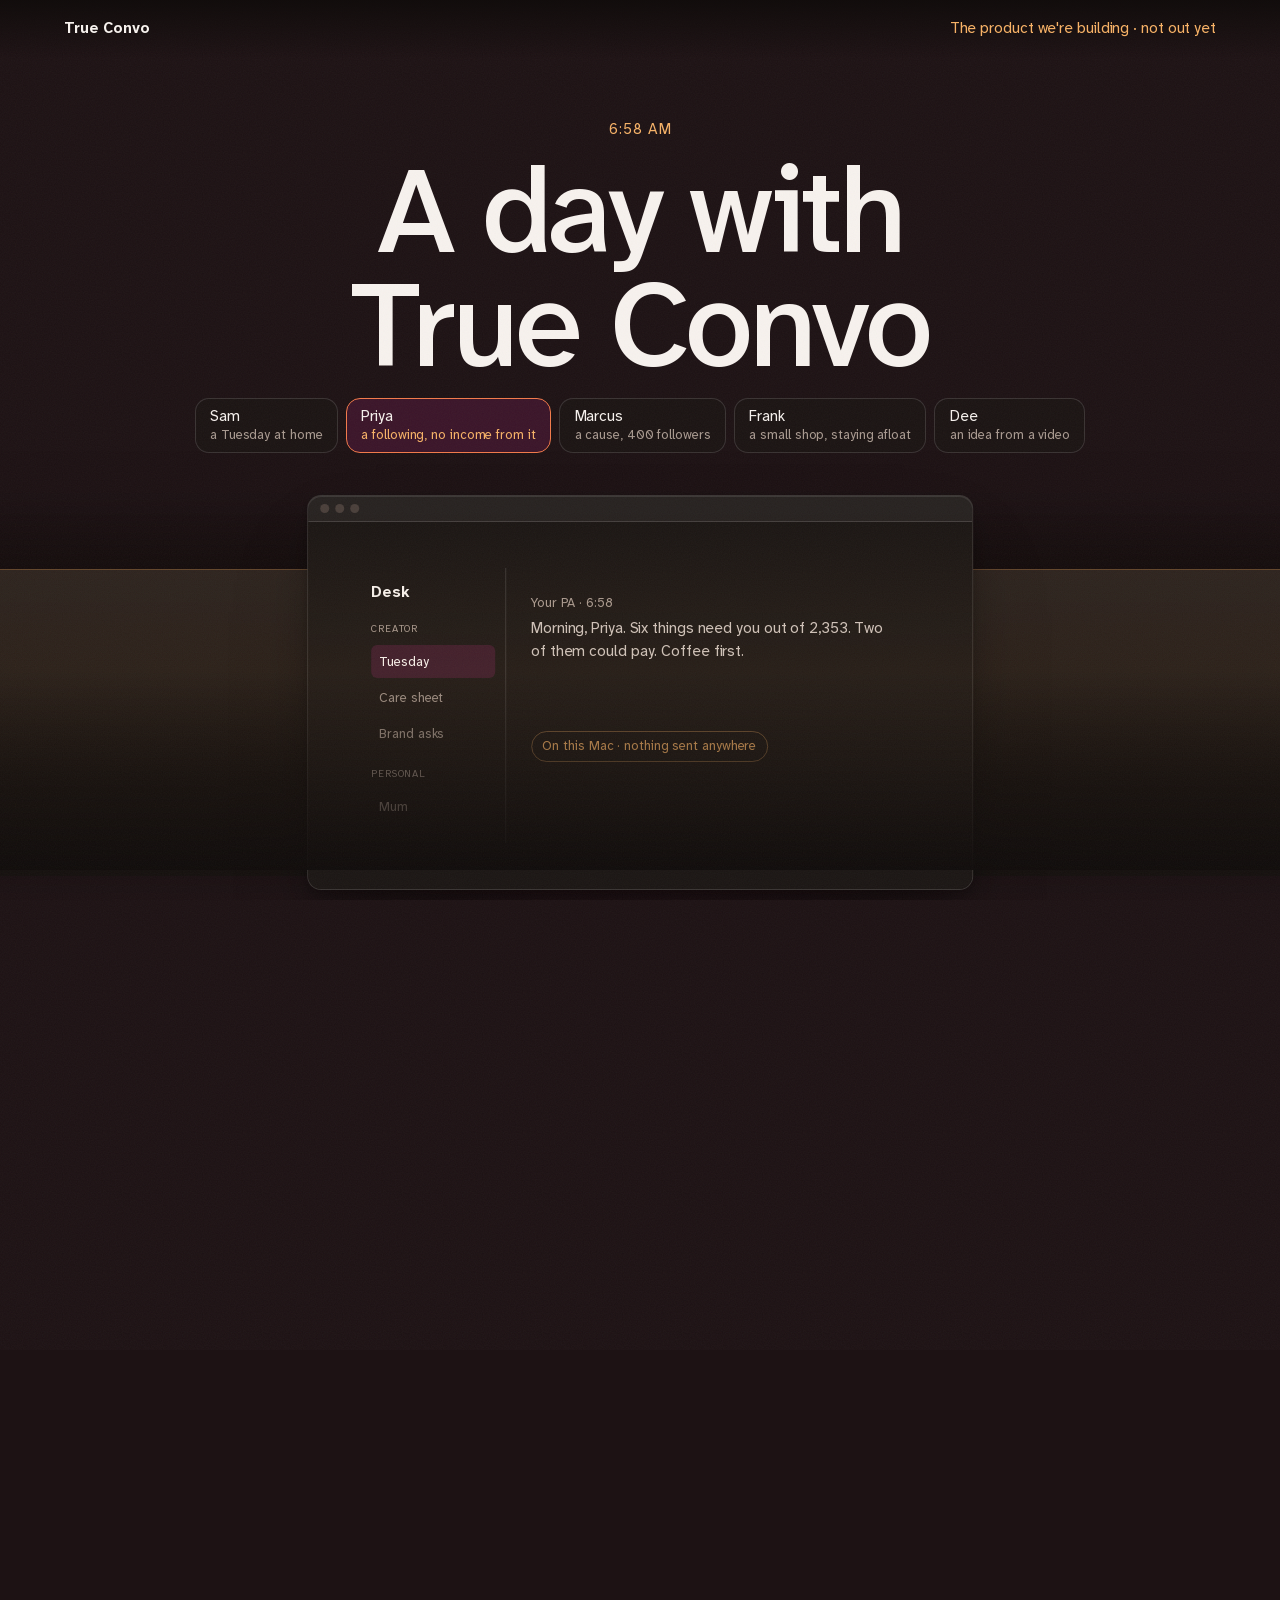
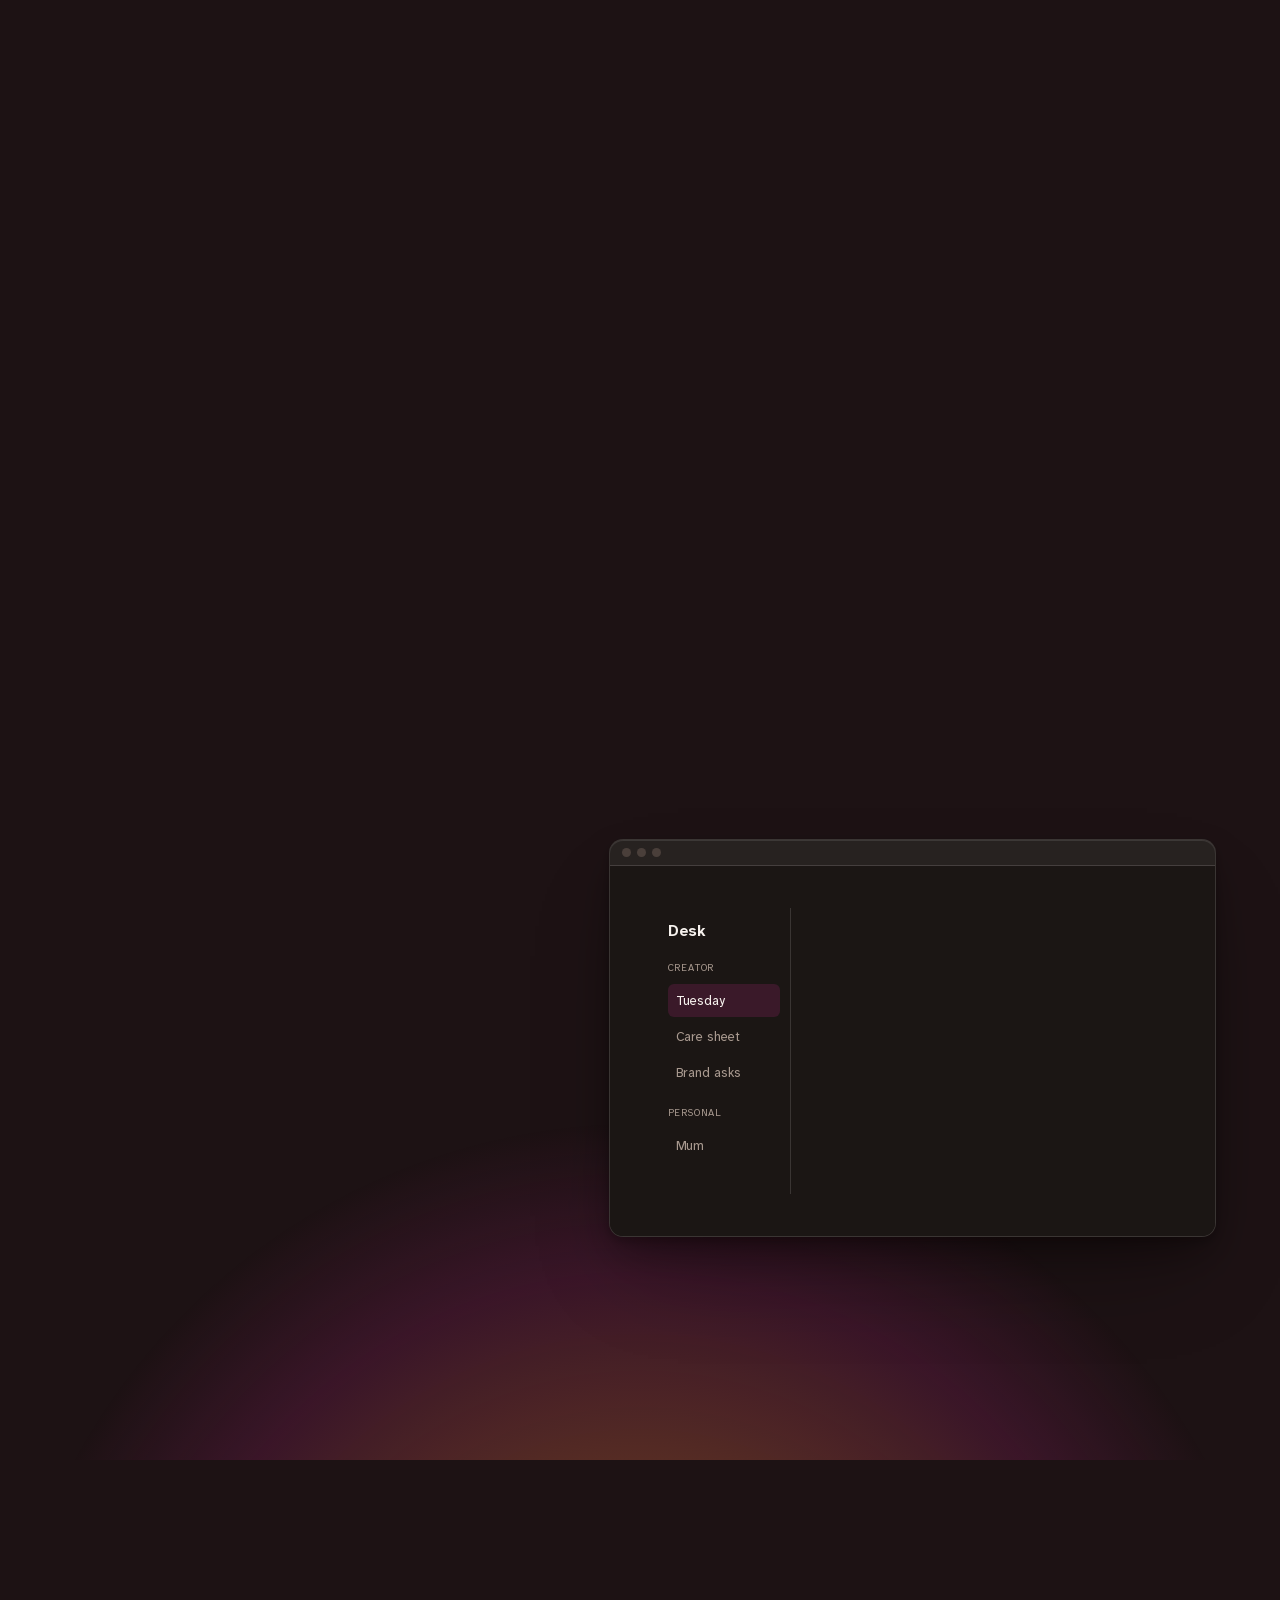
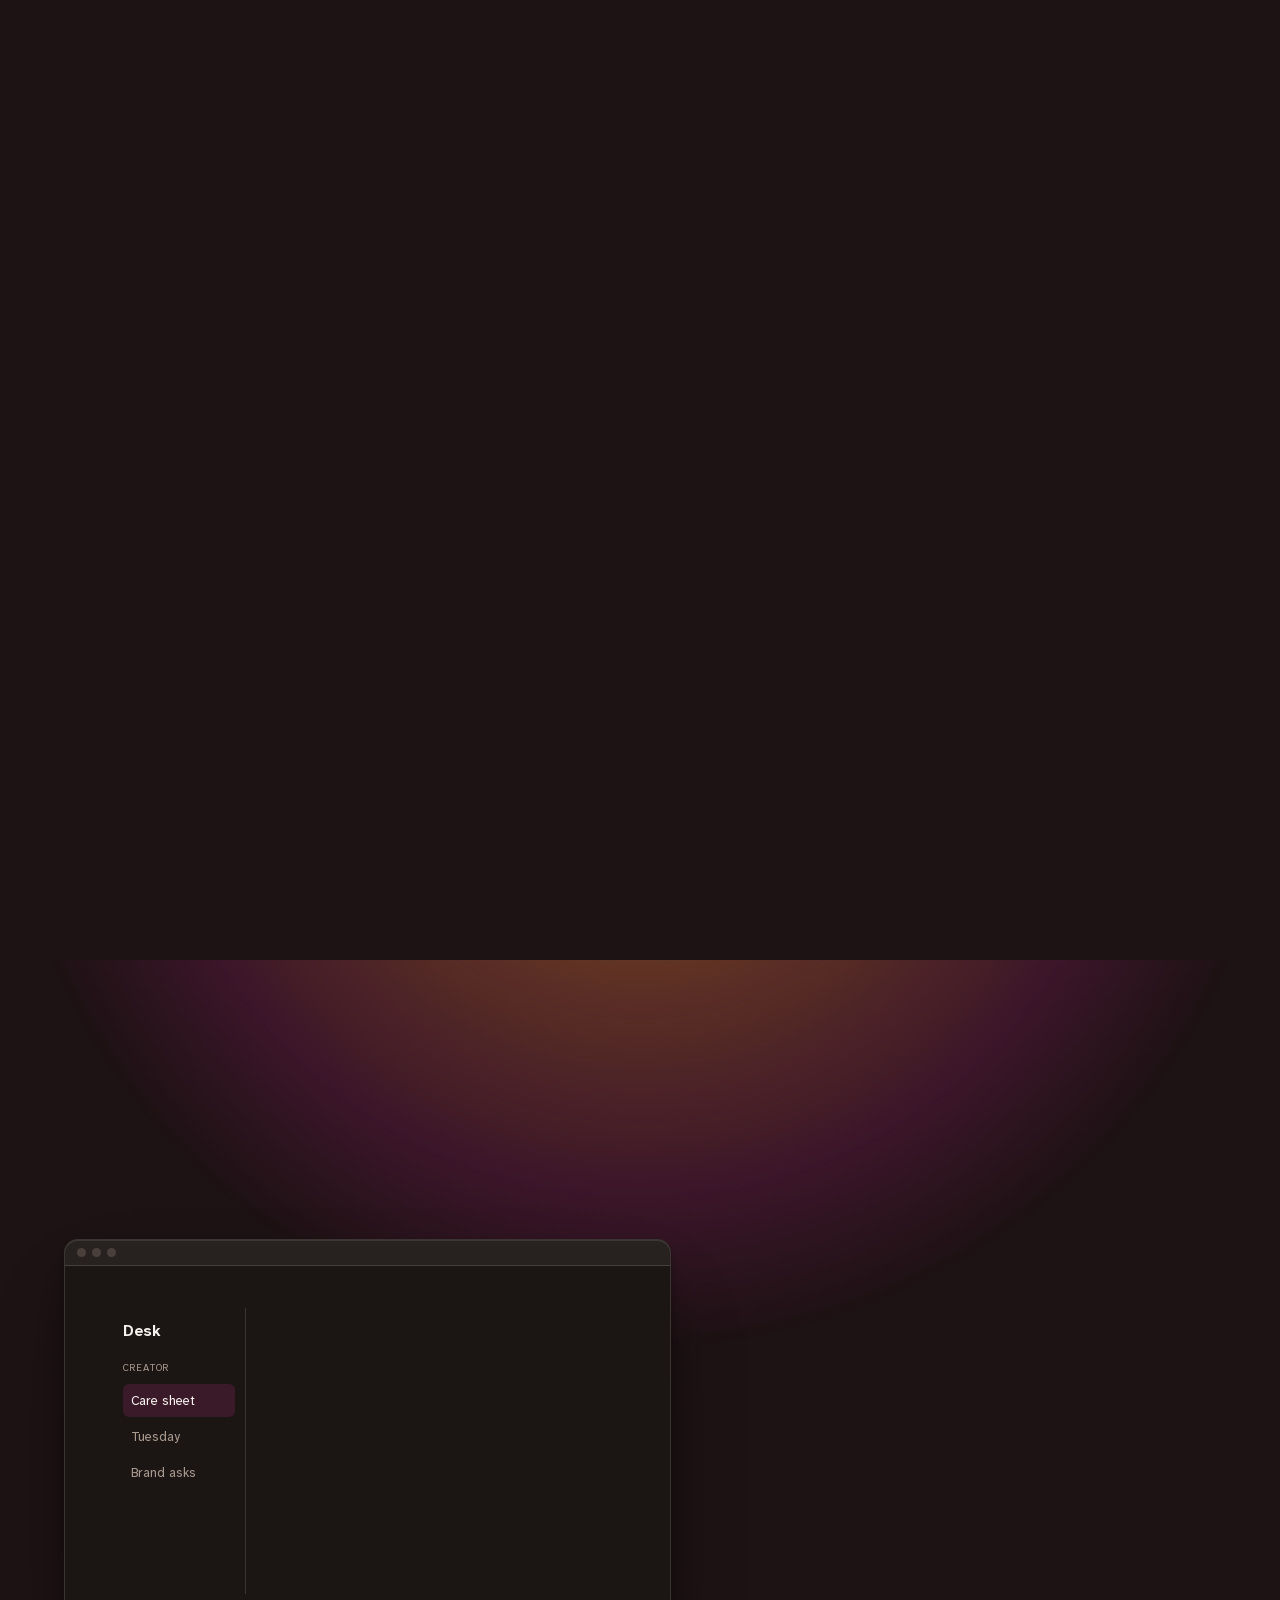
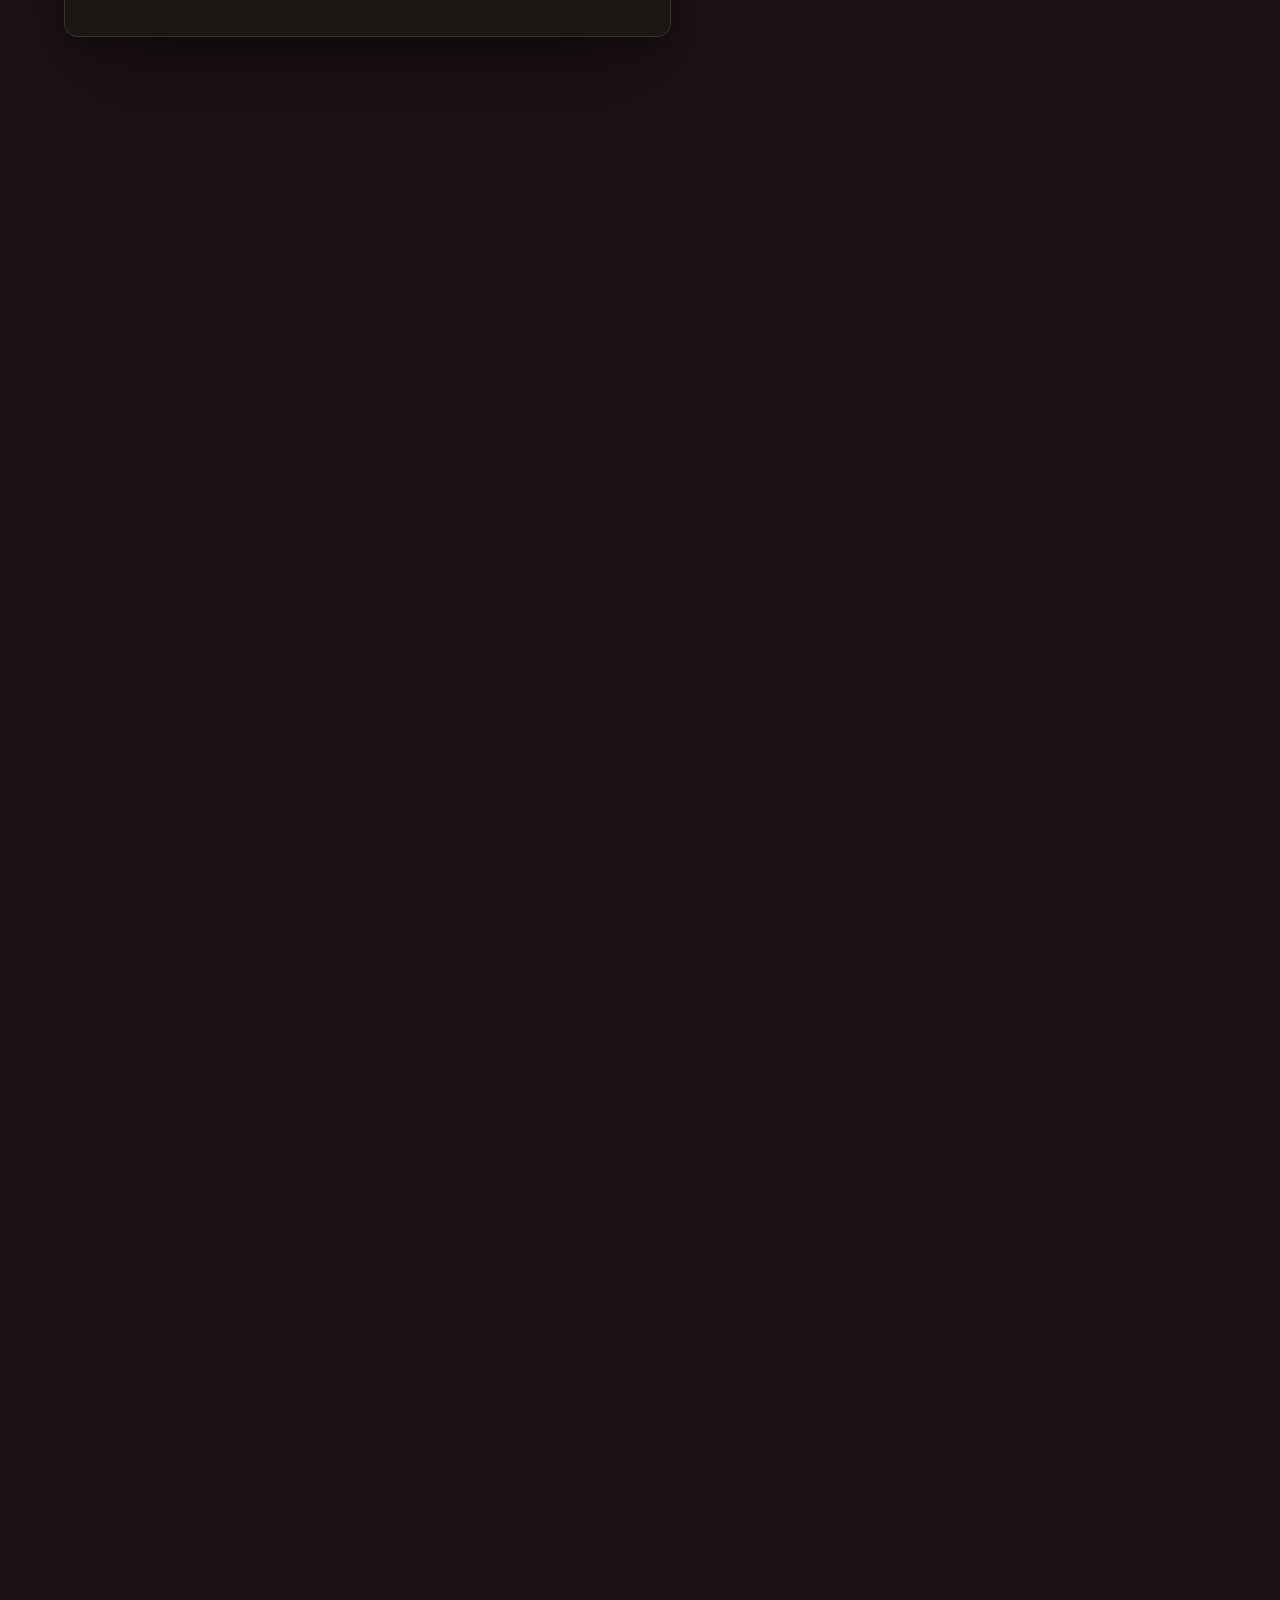
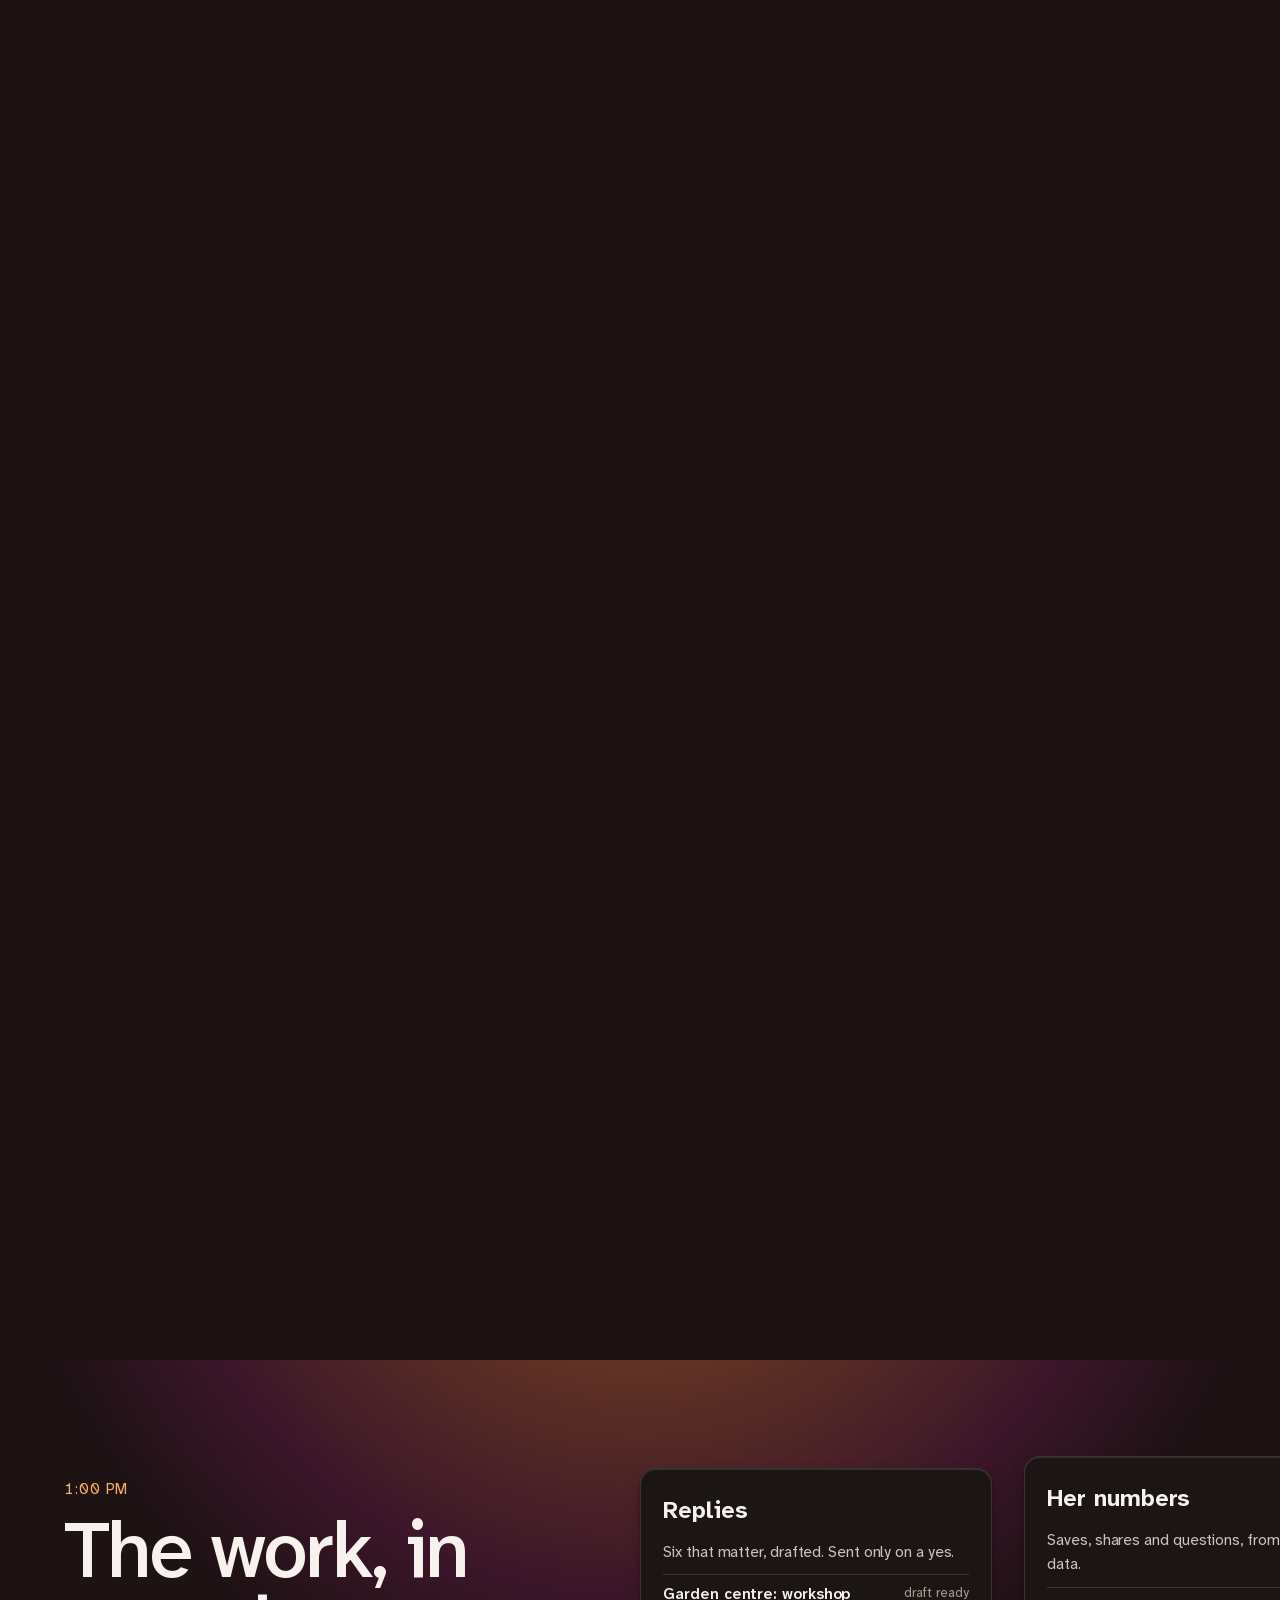
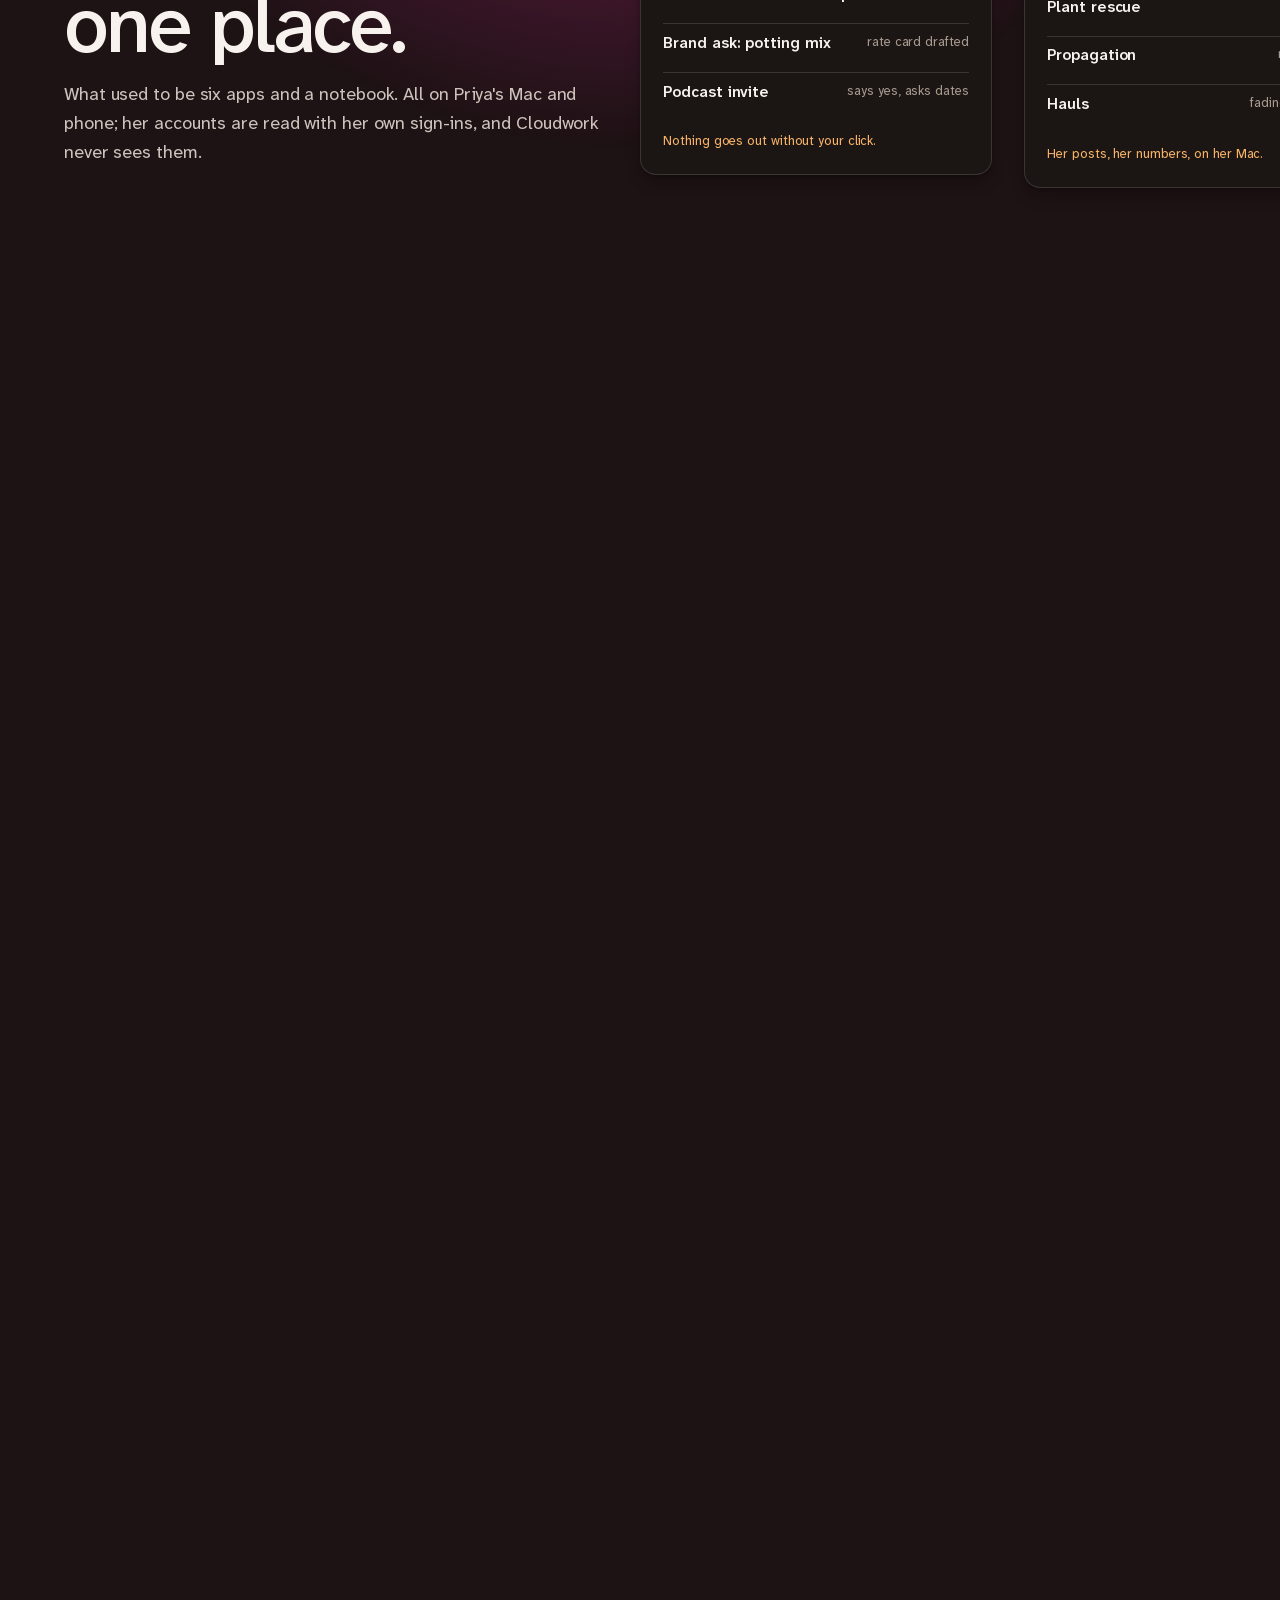
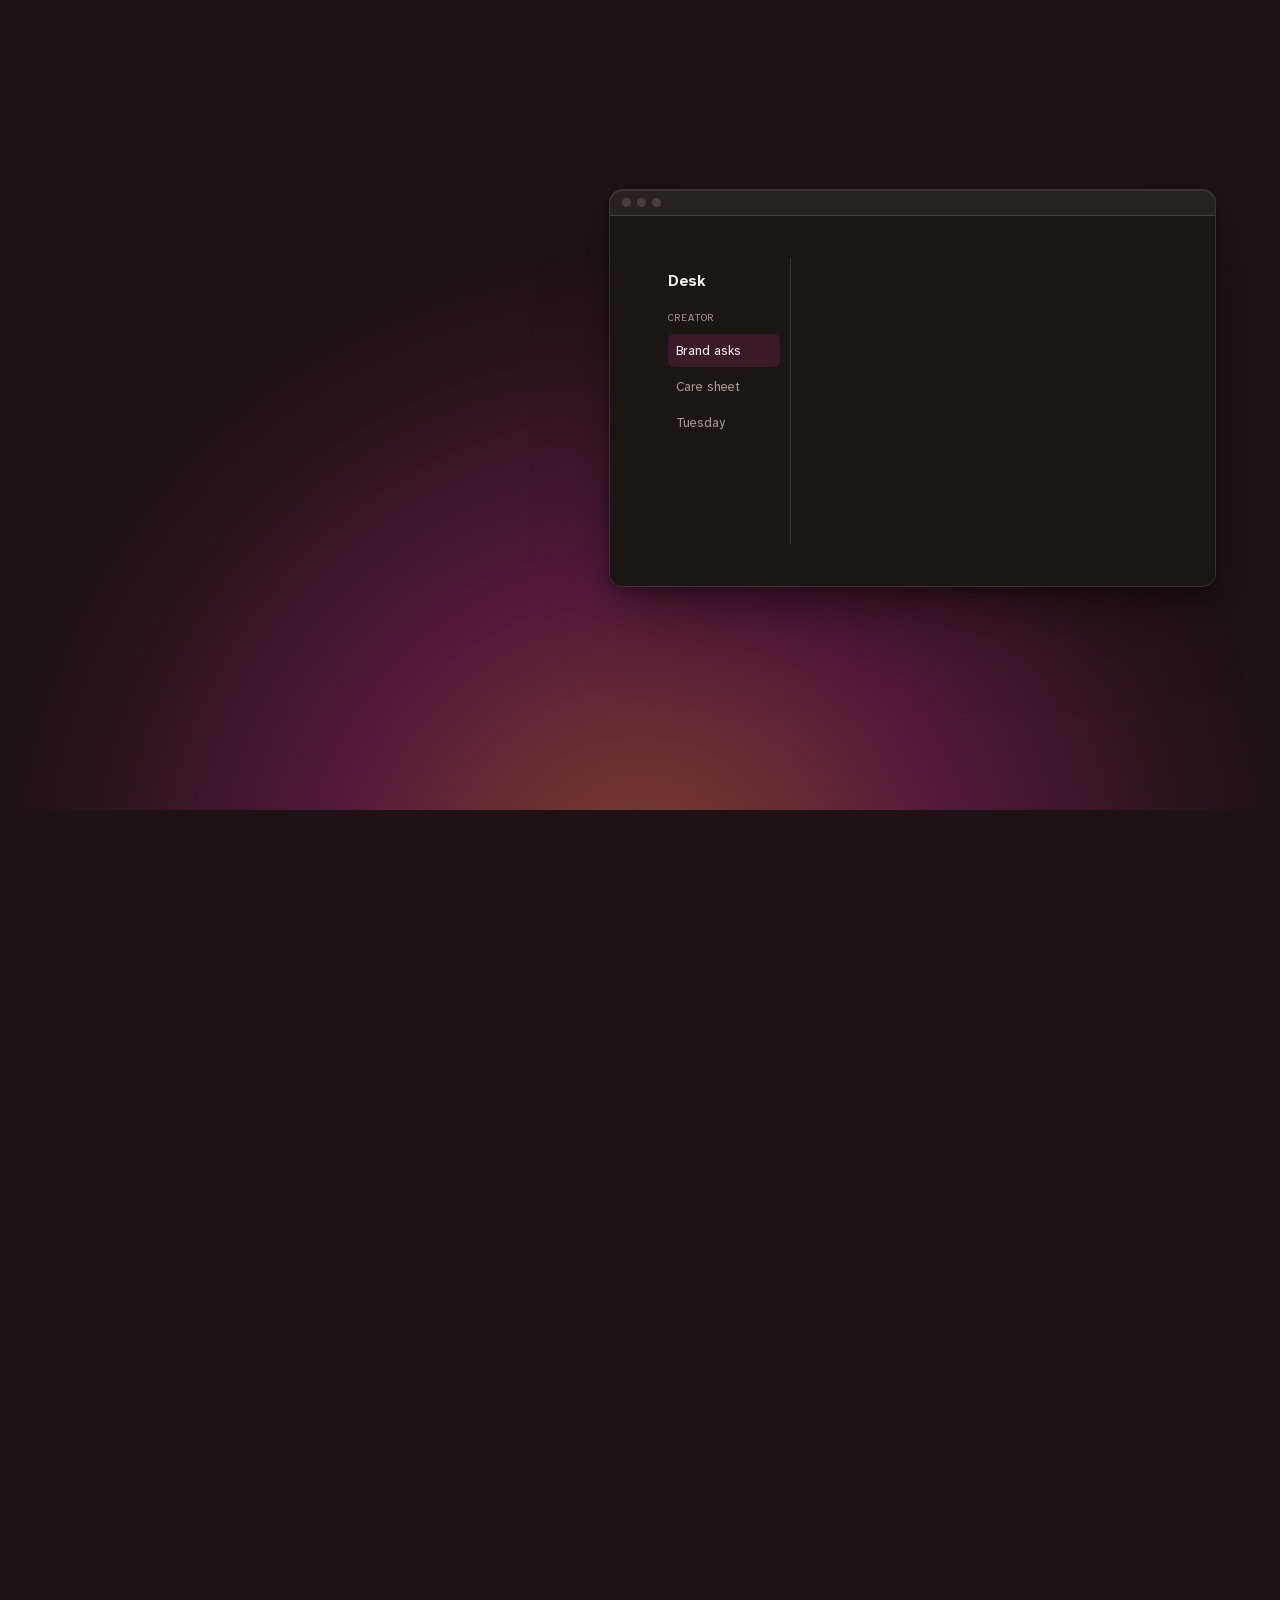
<file: trueconvo-day/priya.html>
<!doctype html>
<!--
  "A day with True Convo": Priya's day. Generated by tools/build-days.py; edit
  that file, not this one. Draft preview only; nothing here is live.
  Built on the scroll-craft engine (vendor/, MIT). Colours and font follow True
  Convo's Ember brand. Priya is invented. Nothing on this page loads from
  another site.
-->
<html lang="en">
<head>
<meta charset="utf-8">
<meta name="viewport" content="width=device-width, initial-scale=1, viewport-fit=cover">
<title>A day with True Convo · Priya</title>
<meta name="description" content="Priya has 180,000 followers and no income from them. One day with True Convo: her comments read, her care sheet drafted from her own videos, a brand reply with her own numbers, and a sign-up page she built herself.">
<meta name="robots" content="noindex">
<link rel="icon" href="data:image/svg+xml,<svg xmlns='http://www.w3.org/2000/svg' viewBox='0 0 32 32'><rect width='32' height='32' rx='7' fill='%2315110f'/><circle cx='16' cy='16' r='7' fill='%23f37a4a'/></svg>">
<link rel="stylesheet" href="vendor/scrollcraft.css">
<link rel="stylesheet" href="day.css">
</head>
<body>

<span data-sc-progress></span>
<div class="sc-grain" aria-hidden="true"></div>

<header class="bar">
  <b>True Convo</b>
  <span class="note"><span>The product we're building · not out yet</span></span>
</header>

<main id="top">

  <!-- dawn. Five planes at different rates. -->
  <section data-sc-act="pin" data-sc-span="2.4" data-sc-drift="#100c0b">
    <div data-sc-stage class="dawn" data-sc-spotlight>
      <div class="dawn__sky" data-sc-parallax="-0.6" aria-hidden="true">
        <div class="sun sun--dawn"></div>
      </div>
      <svg class="dawn__hills" data-sc-parallax="-2.2" viewBox="0 0 1440 400" preserveAspectRatio="xMidYMax slice" aria-hidden="true">
        <path fill="#1a1311" d="M0 300 C 180 240 300 250 420 280 S 700 330 860 270 S 1150 200 1440 260 V400 H0 Z"/>
        <path fill="#140e0c" d="M0 340 C 240 310 420 350 600 330 S 900 290 1100 330 S 1300 360 1440 340 V400 H0 Z"/>
      </svg>
      <div class="dawn__title" data-sc-parallax="-1.8">
        <p class="time" data-sc-cue="0 0.5 0 0.3">6:58 AM</p>
        <h1 class="sc-display sc-display--xl" data-sc-cue="0 0.6 0 0.3" data-sc-kinetic="lines">A day with True&nbsp;Convo</h1>
        <nav class="who" aria-label="Pick a person" data-sc-cue="0 0.6 0 0.3">
          <a href="index.html">Sam<small>a Tuesday at home</small></a>
          <a href="priya.html" aria-current="page">Priya<small>a following, no income from it</small></a>
          <a href="marcus.html">Marcus<small>a cause, 400 followers</small></a>
          <a href="frank.html">Frank<small>a small shop, staying afloat</small></a>
          <a href="dee.html">Dee<small>an idea from a video</small></a>
        </nav>
      </div>
      <div class="dawn__desk" data-sc-parallax="1.2" aria-hidden="true"></div>
      <div class="dawn__mac" data-sc-parallax="-1.6">
        <div class="mac" data-sc-tilt="5" aria-label="A drawing of Priya's Mac at the start of the day">
          <div class="mac__menubar" aria-hidden="true"><i></i><i></i><i></i></div>
          <div class="pane desk">
            <div class="desk__side" aria-hidden="true">
              <b>Desk</b><small>Creator</small><span class="on">Tuesday</span><span>Care sheet</span><span>Brand asks</span><small>Personal</small><span>Mum</span>
            </div>
            <div class="desk__chat">
              <p class="msg msg--ai"><small>Your PA · 6:58</small>Morning, Priya. Six things need you out of 2,353. Two of them could pay. Coffee first.</p><p class="msg msg--me" data-sc-cue="0.3 1 0.3 0">Show me after I've watered.</p><span class="local">On this Mac · nothing sent anywhere</span>
            </div>
          </div>
        </div>
      </div>
      <div class="dawn__mist" data-sc-parallax="2.4" aria-hidden="true"></div>
      <div class="dawn__beat" data-sc-cue="0.56 1 0.25 0">
        <p class="sc-body">Priya has 180,000 followers and no income from them. One Tuesday with an AI that reads with her sign-ins, writes in her voice, and sends nothing without her yes.</p>
        <p class="sc-body sc-body--faint">Priya is invented. This is the product we're building.</p>
      </div>
    </div>
  </section>

  <section data-sc-act="pin" data-sc-span="4" data-sc-drift="#1a1210">
    <div data-sc-stage class="scene">
      <div class="sun sun--morning" aria-hidden="true"></div>

      <div class="steps">
        <div class="step" data-sc-cue="0 0.3 0 0.15">
          <p class="time">7:40 AM</p>
          <h2 class="sc-display">Two thousand comments, read.</h2>
          <p class="sc-body">Overnight, the PA read every comment and message on Priya's accounts, with Priya's own sign-ins, on Priya's Mac. It found the six that are actually business.</p>
        </div>
        <div class="step" data-sc-cue="0.28 0.62 0.15 0.15">
          <p class="time">7:45 AM</p>
          <h2 class="sc-display">The pattern in her own numbers.</h2>
          <p class="sc-body">Three years of posts live in the Atlas. Her plant-rescue videos are saved four times as often as anything else, and the same question keeps coming back: "where's the care sheet?"</p>
        </div>
        <div class="step" data-sc-cue="0.6">
          <p class="time">7:50 AM</p>
          <h2 class="sc-display">Nothing is sent. Yet.</h2>
          <p class="sc-body">The PA drafts, sorts and notices. It doesn't reply to anyone, post anything or accept anything until Priya says so.</p>
        </div>
      </div>

      <div class="mac" data-sc-tilt="4" aria-label="A drawing of Priya's Desk">
        <div class="mac__menubar" aria-hidden="true"><i></i><i></i><i></i></div>
        <div class="pane desk">
            <div class="desk__side" aria-hidden="true">
              <b>Desk</b><small>Creator</small><span class="on">Tuesday</span><span>Care sheet</span><span>Brand asks</span><small>Personal</small><span>Mum</span>
            </div>
            <div class="desk__chat">
              <p class="msg msg--ai" data-sc-cue="0 1 0 0"><small>Your PA</small>Morning. 2,312 comments and 41 messages overnight. Six need you: two brand asks, a workshop request from a garden centre, a podcast invite, and two people asking where to buy the care sheet. The rest I've grouped.</p><p class="msg msg--ai" data-sc-cue="0.34 1 0.12 0"><small>Your PA</small>Your plant-rescue videos are saved 4× more than everything else. 118 comments this month ask for a care sheet. You don't have one.</p><span class="local" data-sc-cue="0 1 0 0">Read on this Mac, with your sign-ins. Nothing sent.</span>
            </div>
          </div>
      </div>
    </div>
  </section>

  <section data-sc-act="pin" data-sc-span="4" data-sc-drift="#1f1512">
    <div data-sc-stage class="scene scene--flip">
      <div class="sun sun--noon" aria-hidden="true"></div>

      <div class="mac" data-sc-tilt="4" aria-label="A drawing of Priya's Desk with the script and the care sheet">
        <div class="mac__menubar" aria-hidden="true"><i></i><i></i><i></i></div>
        <div class="pane desk">
            <div class="desk__side" aria-hidden="true">
              <b>Desk</b><small>Creator</small><span class="on">Care sheet</span><span>Tuesday</span><span>Brand asks</span>
            </div>
            <div class="desk__chat">
              <p class="msg msg--me" data-sc-cue="0 1 0 0"><small>Voice note · 2:04</small>ok so the thing nobody tells you about a dying pothos is it's almost never the light, it's the roots, so before you move it anywhere…</p><p class="msg msg--ai" data-sc-cue="0.12 1 0.12 0"><small>Your PA</small>Script and caption, in your voice:<br><em>"It's not the light. It's the roots. Here's the 30-second check before you move anything."</em> Ends with: "the full care sheet is in my bio".</p><p class="msg msg--ai" data-sc-cue="0.4 1 0.12 0"><small>Your PA</small>The care sheet is drafted from 40 of your own videos: 8 pages, your words, your photos. Price suggestion £6.</p><div class="choices" data-sc-cue="0.5 1 0.12 0"><span class="go">Post the video</span><span>Edit the sheet first</span><span>Not now</span></div>
            </div>
          </div>
      </div>

      <div class="steps">
        <div class="step" data-sc-cue="0 0.3 0 0.15">
          <p class="time">10:30 AM</p>
          <h2 class="sc-display">Ramble. Get the piece.</h2>
          <p class="sc-body">Priya talks for two minutes while watering. True Convo knows how she writes, from three years of her own captions, and turns it into a script and a caption that sound like her.</p>
        </div>
        <div class="step" data-sc-cue="0.28 0.62 0.15 0.15">
          <p class="time">10:40 AM</p>
          <h2 class="sc-display">The care sheet, from her own videos.</h2>
          <p class="sc-body">The PA pulls everything she's already said about saving a dying plant, across 40 videos, into one eight-page sheet. Priya edits it; she doesn't start from blank.</p>
        </div>
        <div class="step" data-sc-cue="0.6">
          <p class="time">11:00 AM</p>
          <h2 class="sc-display">A price, and the yes.</h2>
          <p class="sc-body">£6, sold through an account Priya already has. Nothing is listed, posted or sent until she clicks.</p>
        </div>
      </div>
    </div>
  </section>

  <section data-sc-act="pan" data-sc-span="5.5" data-sc-drift="#241812">
    <div data-sc-stage class="noon">
      <div class="sun sun--noon" aria-hidden="true"></div>
      <div class="rail" data-sc-pan="0.04">
        <div class="rail__lead sc-stack">
          <p class="time">1:00 PM</p>
          <h2 class="sc-display sc-display--lg">The work, in one place.</h2>
          <p class="sc-body">What used to be six apps and a notebook. All on Priya's Mac and phone; her accounts are read with her own sign-ins, and Cloudwork never sees them.</p>
        </div>
        <div class="card" data-sc-tilt="6">
          <h3>Replies</h3>
          <p>Six that matter, drafted. Sent only on a yes.</p>
          <div class="row"><b>Garden centre: workshop</b><i>draft ready</i></div>
          <div class="row"><b>Brand ask: potting mix</b><i>rate card drafted</i></div>
          <div class="row"><b>Podcast invite</b><i>says yes, asks dates</i></div>
          <span class="card__foot">Nothing goes out without your click.</span>
        </div>

        <div class="card" data-sc-tilt="6">
          <h3>Her numbers</h3>
          <p>Saves, shares and questions, from her own data.</p>
          <div class="row"><b>Plant rescue</b><i>saves ×4</i></div>
          <div class="row"><b>Propagation</b><i>most shared</i></div>
          <div class="row"><b>Hauls</b><i>fading since June</i></div>
          <span class="card__foot">Her posts, her numbers, on her Mac.</span>
        </div>

        <div class="card" data-sc-tilt="6">
          <h3>Offer</h3>
          <p>One page, built from a facts sheet she owns.</p>
          <div class="row"><b>Care sheet, £6</b><i>live on her site</i></div>
          <div class="row"><b>Workshop, Sat 10 AM</b><i>12 places</i></div>
          <span class="card__foot">Published to a free host she chose.</span>
        </div>

        <div class="card" data-sc-tilt="6">
          <h3>Calendar</h3>
          <p>Filming, a dentist, and the workshop.</p>
          <div class="row"><b>Film: roots check</b><i>Wed</i></div>
          <div class="row"><b>Garden centre call</b><i>Thu 2 PM</i></div>
          <div class="row"><b>Workshop</b><i>Sat 10 AM</i></div>
          <span class="card__foot">Reads her calendars. Writes when she says.</span>
        </div>

        <div class="card" data-sc-tilt="6">
          <h3>Ledger</h3>
          <p>Every sale and cost, kept plainly.</p>
          <div class="row"><b>Care sheet</b><i>this week</i></div>
          <div class="row"><b>Workshop deposits</b><i>this week</i></div>
          <div class="row"><b>Costs: soil, pots</b><i>£38</i></div>
          <span class="card__foot">Export any time for whoever does her tax.</span>
        </div>

        <div class="card card--more" data-sc-tilt="6">
          <h3>And the ones she adds.</h3>
          <p>Every module can be moved, renamed, hidden or replaced.</p>

          <span class="card__foot">Her layout is hers.</span>
        </div>

      </div>
    </div>
  </section>

  <section data-sc-act="pin" data-sc-span="4" data-sc-drift="#1d1214">
    <div data-sc-stage class="scene">
      <div class="sun sun--evening" aria-hidden="true"></div>

      <div class="steps">
        <div class="step" data-sc-cue="0 0.3 0 0.15">
          <p class="time">3:00 PM</p>
          <h2 class="sc-display">A brand asks. She answers with her numbers.</h2>
          <p class="sc-body">The potting-mix brand wants a video. The PA drafts a reply with her real reach, from her own data, and a rate. Priya changes two words and sends it herself.</p>
        </div>
        <div class="step" data-sc-cue="0.28 0.62 0.15 0.15">
          <p class="time">3:10 PM</p>
          <h2 class="sc-display">A bigger brain, only when asked.</h2>
          <p class="sc-body">The contract they send back is dense. True Convo says exactly what would leave the Mac, to whom, and waits. Her own key, her own choice, this once.</p>
        </div>
        <div class="step" data-sc-cue="0.6">
          <p class="time">3:20 PM</p>
          <h2 class="sc-display">Wait, what?</h2>
          <p class="sc-body">A clause she doesn't follow. She highlights it, right-clicks, and an outsider explains it plainly, on a local model, without ever reading her conversation.</p>
        </div>
      </div>

      <div class="mac" data-sc-tilt="4" aria-label="A drawing of Priya's Desk with a brand reply and a cloud approval">
        <div class="mac__menubar" aria-hidden="true"><i></i><i></i><i></i></div>
        <div class="pane desk">
            <div class="desk__side" aria-hidden="true">
              <b>Desk</b><small>Creator</small><span class="on">Brand asks</span><span>Care sheet</span><span>Tuesday</span>
            </div>
            <div class="desk__chat">
              <p class="msg msg--ai" data-sc-cue="0 1 0 0"><small>Your PA</small>Draft to the potting-mix brand: your average plant-rescue video reaches 212k in a week and keeps 41% to the end. Suggested rate attached, with usage limited to 90 days.</p><div class="choices" data-sc-cue="0.08 1 0.12 0"><span class="go">Send it</span><span>Change the rate</span><span>Not now</span></div><div class="keep" data-sc-cue="0.36 1 0.12 0"><b>This needs a cloud model.</b> Sends the contract and 3 earlier turns to Anthropic (Claude), on your key. Nothing else. Your memory stays here.<div class="choices"><span class="go">Yes, this once</span><span>Not now</span></div></div><p class="msg msg--other" data-sc-cue="0.62 1 0.12 0"><small>Claude · Anthropic</small>Clause 7 gives them your video forever, for anything. Ask for 90 days and "social only". Clause 9 is fine.</p>
            </div>
          </div>
      </div>
    </div>
  </section>

  <section data-sc-act="pin" data-sc-span="4" data-sc-drift="#0f0b0d">
    <div data-sc-stage class="scene scene--flip">
      <div class="sun sun--night" aria-hidden="true"></div>

      <div class="mac" data-sc-tilt="4" aria-label="A drawing of Priya's Desk building a sign-up page">
        <div class="mac__menubar" aria-hidden="true"><i></i><i></i><i></i></div>
        <div class="pane desk">
            <div class="desk__side" aria-hidden="true">
              <b>Desk</b><small>Code</small><span class="on">Workshop sign-up</span><small>Agents</small><span>Builder</span><span>Checker</span>
            </div>
            <div class="desk__chat">
              <p class="msg msg--me" data-sc-cue="0 1 0 0">A sign-up page for Saturday: 12 places, £15 deposit through my account, send the address the day before. Nothing I have to babysit.</p><p class="msg msg--other" data-sc-cue="0.3 1 0.12 0"><small>Builder</small>Done: "Workshop". 12 places, deposits through your own account, the address goes out Friday at 6. Runs on this Mac. Preview below.</p><p class="msg msg--other" data-sc-cue="0.46 1 0.12 0"><small>Checker</small>Tried 14 sign-ups. One fix: the 13th person got a place; now they get a waiting list. Passed.</p><div class="choices" data-sc-cue="0.54 1 0.12 0"><span class="go">Keep it</span><span>Change something</span><span>Package it</span></div><span class="local" data-sc-cue="0.3 1 0.12 0">Built, checked and run on this Mac</span>
            </div>
          </div>
      </div>

      <div class="steps">
        <div class="step" data-sc-cue="0 0.3 0 0.15">
          <p class="time">6:00 PM</p>
          <h2 class="sc-display">Build the thing she wishes existed.</h2>
          <p class="sc-body">Priya wants a sign-up page for the workshop that checks places, takes a deposit through her own account and sends the address the day before. A builder makes it, a checker tries to break it.</p>
        </div>
        <div class="step" data-sc-cue="0.28 0.62 0.15 0.15">
          <p class="time">6:30 PM</p>
          <h2 class="sc-display">Keep it, or go further.</h2>
          <p class="sc-body">It runs on her Mac. If that's all it ever is, fine. If she wants to package it for other creators who run workshops, that's the same tool, one step on.</p>
        </div>
        <div class="step" data-sc-cue="0.6">
          <p class="time">6:45 PM</p>
          <h2 class="sc-display">No frontier model required.</h2>
          <p class="sc-body">Everything today ran on a model on her Mac, apart from the one contract she chose to send out. Bigger brains are an option, never the floor.</p>
        </div>
      </div>
    </div>
  </section>

  <section class="sc-section yours" data-sc-act="flow" data-sc-drift="#0d0a0b">
    <div class="sc-wrap">
      <h2 class="sc-display sc-display--lg" data-sc-in>What a following is worth, to her.</h2>
      <div class="yours__grid" data-sc-in data-sc-stagger="70">
        <div><b>Her audience stays hers.</b> True Convo reads her accounts with her sign-ins and writes nothing without a yes. It never holds her audience.</div>
        <div><b>Her words, her voice.</b> Scripts and captions come from how she already writes. Corrections teach it. Nothing is invented about her.</div>
        <div><b>Her money, her account.</b> Sales go through an account she already has. Cloudwork takes nothing and sees nothing.</div>
        <div><b>Her numbers, her Mac.</b> Three years of posts and their numbers live on her machine, as a map she can walk.</div>
        <div><b>Open core.</b> Copy it, change it, label it as your own. The True Convo name is the only thing kept back.</div>
        <div><b>Leave any time.</b> Export everything in a form that works without us.</div>
      </div>
    </div>
  </section>

  <!-- More than software: learning, people and shared resources (vision, labelled coming). -->
  <section class="sc-section together" data-sc-act="flow" data-sc-drift="#0e0a0c">
    <div class="together__lights" aria-hidden="true"><i class="l--m" style="left:32.7%;top:16.5%;--t:0.34;--s:3px"></i><i class="l--a" style="left:10.2%;top:57.9%;--t:0.46;--s:3px"></i><i class="l--c" style="left:9.4%;top:42.1%;--t:0.16;--s:5px"></i><i class="l--m" style="left:6.8%;top:56.3%;--t:0.48;--s:6px"></i><i class="l--a" style="left:93.9%;top:57.4%;--t:0.23;--s:3px"></i><i class="l--a" style="left:55.6%;top:14.8%;--t:0.24;--s:5px"></i><i class="l--m" style="left:56.9%;top:55.8%;--t:0.36;--s:3px"></i><i class="l--a" style="left:57.0%;top:20.0%;--t:0.09;--s:6px"></i><i class="l--c" style="left:56.3%;top:61.4%;--t:0.27;--s:5px"></i><i class="l--a" style="left:77.2%;top:46.7%;--t:0.47;--s:4px"></i><i class="l--m" style="left:25.3%;top:19.3%;--t:0.40;--s:3px"></i><i class="l--a" style="left:30.4%;top:49.5%;--t:0.20;--s:4px"></i><i class="l--a" style="left:60.7%;top:9.0%;--t:0.28;--s:3px"></i><i class="l--a" style="left:15.9%;top:48.9%;--t:0.07;--s:6px"></i><i class="l--a" style="left:75.9%;top:57.0%;--t:0.44;--s:4px"></i><i class="l--a" style="left:69.1%;top:59.1%;--t:0.31;--s:4px"></i><i class="l--a" style="left:83.3%;top:92.7%;--t:0.26;--s:6px"></i><i class="l--c" style="left:6.9%;top:69.3%;--t:0.34;--s:6px"></i><i class="l--c" style="left:28.9%;top:39.0%;--t:0.35;--s:3px"></i><i class="l--a" style="left:35.8%;top:60.6%;--t:0.27;--s:3px"></i><i class="l--a" style="left:13.7%;top:25.8%;--t:0.23;--s:4px"></i><i class="l--c" style="left:17.3%;top:40.6%;--t:0.18;--s:3px"></i><i class="l--c" style="left:85.7%;top:28.7%;--t:0.24;--s:4px"></i><i class="l--a" style="left:94.9%;top:16.5%;--t:0.13;--s:3px"></i><i class="l--a" style="left:2.2%;top:81.8%;--t:0.13;--s:4px"></i><i class="l--a" style="left:15.3%;top:53.3%;--t:0.32;--s:4px"></i><i class="l--a" style="left:68.7%;top:51.5%;--t:0.33;--s:6px"></i><i class="l--m" style="left:45.8%;top:85.6%;--t:0.48;--s:6px"></i><i class="l--c" style="left:39.5%;top:40.3%;--t:0.10;--s:6px"></i><i class="l--a" style="left:7.1%;top:8.5%;--t:0.14;--s:3px"></i><i class="l--m" style="left:34.3%;top:7.0%;--t:0.05;--s:3px"></i><i class="l--m" style="left:10.9%;top:36.9%;--t:0.06;--s:3px"></i><i class="l--a" style="left:37.9%;top:62.9%;--t:0.48;--s:5px"></i><i class="l--c" style="left:47.5%;top:13.1%;--t:0.27;--s:4px"></i><i class="l--a" style="left:48.4%;top:10.2%;--t:0.10;--s:4px"></i><i class="l--m" style="left:47.9%;top:68.4%;--t:0.28;--s:3px"></i><i class="l--a" style="left:36.5%;top:68.2%;--t:0.46;--s:5px"></i><i class="l--m" style="left:96.9%;top:84.9%;--t:0.36;--s:4px"></i><i class="l--m" style="left:36.9%;top:18.0%;--t:0.40;--s:5px"></i><i class="l--a" style="left:77.3%;top:33.6%;--t:0.15;--s:3px"></i><i class="l--c" style="left:81.2%;top:73.0%;--t:0.15;--s:5px"></i><i class="l--c" style="left:35.8%;top:4.8%;--t:0.06;--s:4px"></i><i class="l--a" style="left:26.4%;top:68.5%;--t:0.48;--s:4px"></i><i class="l--c" style="left:94.6%;top:37.0%;--t:0.15;--s:3px"></i><i class="l--a" style="left:20.3%;top:21.6%;--t:0.33;--s:5px"></i><i class="l--a" style="left:48.0%;top:64.7%;--t:0.41;--s:3px"></i><i class="l--a" style="left:90.2%;top:77.1%;--t:0.39;--s:4px"></i><i class="l--c" style="left:43.5%;top:63.0%;--t:0.09;--s:6px"></i><i class="l--a" style="left:46.4%;top:73.4%;--t:0.09;--s:3px"></i><i class="l--a" style="left:98.3%;top:4.6%;--t:0.32;--s:4px"></i><i class="l--a" style="left:60.9%;top:59.2%;--t:0.26;--s:4px"></i><i class="l--a" style="left:54.8%;top:14.6%;--t:0.06;--s:6px"></i><i class="l--a" style="left:52.6%;top:91.6%;--t:0.25;--s:3px"></i><i class="l--a" style="left:3.7%;top:22.4%;--t:0.28;--s:5px"></i><i class="l--a" style="left:26.4%;top:42.2%;--t:0.11;--s:6px"></i><i class="l--c" style="left:89.0%;top:65.6%;--t:0.42;--s:5px"></i><i class="l--m" style="left:82.1%;top:86.3%;--t:0.11;--s:3px"></i><i class="l--a" style="left:51.0%;top:85.8%;--t:0.40;--s:5px"></i><i class="l--a" style="left:77.1%;top:16.4%;--t:0.11;--s:5px"></i><i class="l--c" style="left:55.5%;top:33.3%;--t:0.28;--s:5px"></i><i class="l--a" style="left:77.9%;top:12.2%;--t:0.30;--s:3px"></i><i class="l--a" style="left:28.1%;top:76.1%;--t:0.28;--s:5px"></i><i class="l--m" style="left:75.5%;top:89.6%;--t:0.25;--s:5px"></i><i class="l--m" style="left:60.4%;top:21.1%;--t:0.17;--s:5px"></i><i class="l--a" style="left:80.1%;top:50.7%;--t:0.16;--s:5px"></i><i class="l--a" style="left:91.4%;top:87.7%;--t:0.14;--s:4px"></i><i class="l--a" style="left:41.8%;top:39.7%;--t:0.19;--s:6px"></i><i class="l--a" style="left:43.0%;top:22.4%;--t:0.19;--s:3px"></i><i class="l--a" style="left:93.1%;top:63.8%;--t:0.21;--s:4px"></i><i class="l--c" style="left:95.8%;top:23.1%;--t:0.48;--s:4px"></i><i class="l--c" style="left:17.0%;top:66.1%;--t:0.15;--s:6px"></i><i class="l--a" style="left:98.4%;top:40.8%;--t:0.24;--s:4px"></i><i class="l--c" style="left:10.0%;top:37.1%;--t:0.20;--s:4px"></i><i class="l--m" style="left:69.9%;top:38.9%;--t:0.28;--s:4px"></i><i class="l--a" style="left:95.2%;top:12.8%;--t:0.46;--s:3px"></i><i class="l--a" style="left:9.2%;top:28.1%;--t:0.46;--s:3px"></i><i class="l--a" style="left:75.1%;top:80.7%;--t:0.43;--s:6px"></i><i class="l--a" style="left:40.8%;top:53.5%;--t:0.28;--s:4px"></i><i class="l--a" style="left:9.8%;top:7.5%;--t:0.36;--s:4px"></i><i class="l--a" style="left:27.4%;top:3.6%;--t:0.09;--s:4px"></i><i class="l--c" style="left:60.6%;top:23.4%;--t:0.17;--s:3px"></i><i class="l--m" style="left:2.1%;top:97.5%;--t:0.24;--s:4px"></i><i class="l--a" style="left:13.7%;top:52.6%;--t:0.16;--s:3px"></i><i class="l--a" style="left:26.7%;top:19.4%;--t:0.47;--s:6px"></i><i class="l--a" style="left:53.0%;top:21.8%;--t:0.25;--s:6px"></i><i class="l--a" style="left:27.5%;top:79.2%;--t:0.50;--s:3px"></i><i class="l--c" style="left:2.8%;top:50.5%;--t:0.49;--s:5px"></i><i class="l--c" style="left:25.1%;top:44.9%;--t:0.35;--s:6px"></i><i class="l--a" style="left:65.3%;top:54.4%;--t:0.45;--s:5px"></i><i class="l--a" style="left:68.4%;top:96.3%;--t:0.20;--s:6px"></i><i class="l--a" style="left:40.7%;top:35.4%;--t:0.07;--s:3px"></i><i class="l--a" style="left:7.9%;top:73.1%;--t:0.17;--s:3px"></i><i class="l--a" style="left:9.3%;top:82.8%;--t:0.44;--s:6px"></i><i class="l--a" style="left:59.7%;top:68.5%;--t:0.07;--s:3px"></i><i class="l--m" style="left:27.4%;top:2.3%;--t:0.21;--s:4px"></i><i class="l--a" style="left:32.7%;top:5.3%;--t:0.45;--s:3px"></i><i class="l--m" style="left:18.9%;top:34.2%;--t:0.09;--s:4px"></i><i class="l--a" style="left:65.3%;top:25.8%;--t:0.40;--s:3px"></i><i class="l--a" style="left:81.1%;top:15.8%;--t:0.31;--s:4px"></i><i class="l--a" style="left:30.4%;top:62.4%;--t:0.09;--s:5px"></i><i class="l--a" style="left:65.4%;top:70.7%;--t:0.45;--s:4px"></i><i class="l--a" style="left:71.6%;top:49.4%;--t:0.18;--s:5px"></i><i class="l--c" style="left:5.3%;top:82.2%;--t:0.45;--s:6px"></i><i class="l--m" style="left:72.9%;top:80.0%;--t:0.11;--s:5px"></i><i class="l--m" style="left:56.7%;top:80.0%;--t:0.06;--s:6px"></i><i class="l--a" style="left:79.2%;top:70.3%;--t:0.48;--s:6px"></i><i class="l--c" style="left:9.3%;top:6.0%;--t:0.34;--s:3px"></i><i class="l--m" style="left:82.9%;top:55.6%;--t:0.33;--s:6px"></i><i class="l--m" style="left:67.7%;top:49.0%;--t:0.05;--s:3px"></i><i class="l--c" style="left:89.0%;top:10.8%;--t:0.29;--s:6px"></i><i class="l--a" style="left:25.7%;top:9.1%;--t:0.17;--s:6px"></i><i class="l--a" style="left:23.6%;top:64.4%;--t:0.26;--s:4px"></i><i class="l--a" style="left:47.9%;top:67.6%;--t:0.40;--s:5px"></i><i class="l--a" style="left:8.6%;top:16.2%;--t:0.16;--s:6px"></i><i class="l--a" style="left:61.9%;top:14.8%;--t:0.27;--s:4px"></i><i class="l--a" style="left:96.3%;top:11.6%;--t:0.15;--s:4px"></i><i class="l--m" style="left:70.5%;top:29.4%;--t:0.26;--s:3px"></i><i class="l--a" style="left:20.5%;top:95.9%;--t:0.47;--s:3px"></i><i class="l--a" style="left:46.0%;top:80.7%;--t:0.49;--s:4px"></i><i class="l--m" style="left:38.9%;top:90.0%;--t:0.47;--s:3px"></i><i class="l--a" style="left:9.8%;top:73.8%;--t:0.17;--s:4px"></i><i class="l--a" style="left:60.1%;top:62.6%;--t:0.18;--s:3px"></i><i class="l--a" style="left:23.7%;top:88.2%;--t:0.27;--s:3px"></i><i class="l--a" style="left:1.4%;top:49.2%;--t:0.25;--s:4px"></i><i class="l--a" style="left:41.8%;top:38.1%;--t:0.10;--s:4px"></i><i class="l--a" style="left:32.8%;top:34.5%;--t:0.23;--s:3px"></i><i class="l--c" style="left:89.4%;top:29.8%;--t:0.22;--s:4px"></i><i class="l--a" style="left:98.9%;top:58.6%;--t:0.21;--s:4px"></i><i class="l--a" style="left:84.7%;top:28.9%;--t:0.07;--s:6px"></i><i class="l--m" style="left:63.2%;top:16.3%;--t:0.49;--s:4px"></i><i class="l--a" style="left:31.9%;top:76.2%;--t:0.40;--s:4px"></i><i class="l--m" style="left:80.6%;top:62.6%;--t:0.46;--s:5px"></i><i class="l--c" style="left:20.9%;top:9.7%;--t:0.47;--s:4px"></i><i class="l--a" style="left:61.3%;top:15.3%;--t:0.44;--s:4px"></i><i class="l--a" style="left:90.4%;top:54.8%;--t:0.13;--s:4px"></i><i class="l--a" style="left:28.6%;top:26.6%;--t:0.38;--s:6px"></i><i class="l--c" style="left:40.8%;top:24.9%;--t:0.27;--s:6px"></i><i class="l--c" style="left:12.7%;top:63.7%;--t:0.08;--s:5px"></i><i class="l--c" style="left:54.9%;top:45.5%;--t:0.20;--s:4px"></i><i class="l--m" style="left:14.7%;top:20.5%;--t:0.09;--s:4px"></i><i class="l--a" style="left:9.9%;top:25.0%;--t:0.17;--s:5px"></i><i class="l--m" style="left:88.0%;top:74.0%;--t:0.24;--s:4px"></i><i class="l--a" style="left:21.6%;top:27.9%;--t:0.39;--s:4px"></i><i class="l--a" style="left:57.3%;top:36.6%;--t:0.36;--s:5px"></i><i class="l--c" style="left:10.1%;top:88.1%;--t:0.22;--s:6px"></i><i class="l--a" style="left:43.3%;top:32.0%;--t:0.42;--s:3px"></i><i class="l--m" style="left:4.2%;top:70.1%;--t:0.45;--s:4px"></i><i class="l--c" style="left:49.0%;top:9.0%;--t:0.47;--s:5px"></i><i class="l--a" style="left:96.3%;top:25.9%;--t:0.10;--s:3px"></i><i class="l--c" style="left:52.2%;top:67.5%;--t:0.47;--s:6px"></i><i class="l--a" style="left:9.3%;top:76.6%;--t:0.05;--s:3px"></i><i class="l--a" style="left:56.8%;top:5.6%;--t:0.37;--s:3px"></i><i class="l--a" style="left:52.8%;top:44.0%;--t:0.39;--s:3px"></i><i class="l--a" style="left:30.4%;top:92.6%;--t:0.14;--s:4px"></i><i class="l--a" style="left:78.5%;top:2.1%;--t:0.29;--s:4px"></i><i class="l--m" style="left:95.0%;top:63.9%;--t:0.45;--s:4px"></i><i class="l--a" style="left:24.0%;top:25.7%;--t:0.48;--s:6px"></i><i class="l--c" style="left:6.4%;top:20.6%;--t:0.45;--s:6px"></i><i class="l--a" style="left:8.9%;top:23.9%;--t:0.24;--s:4px"></i><i class="l--c" style="left:49.3%;top:68.8%;--t:0.37;--s:4px"></i><i class="l--a" style="left:20.4%;top:78.5%;--t:0.38;--s:5px"></i><i class="l--a" style="left:21.1%;top:95.1%;--t:0.19;--s:3px"></i><i class="l--m" style="left:46.6%;top:27.4%;--t:0.45;--s:3px"></i><i class="l--a" style="left:49.6%;top:20.0%;--t:0.15;--s:4px"></i><i class="l--a" style="left:94.0%;top:16.1%;--t:0.23;--s:3px"></i><i class="l--a" style="left:96.5%;top:15.6%;--t:0.07;--s:3px"></i><i class="l--a" style="left:39.5%;top:88.2%;--t:0.45;--s:6px"></i><i class="l--m" style="left:98.8%;top:91.4%;--t:0.20;--s:3px"></i><i class="l--a" style="left:74.1%;top:5.1%;--t:0.35;--s:4px"></i><i class="l--a" style="left:97.5%;top:44.5%;--t:0.10;--s:3px"></i><i class="l--a" style="left:8.9%;top:42.3%;--t:0.45;--s:5px"></i><i class="l--a" style="left:38.3%;top:75.8%;--t:0.19;--s:4px"></i><i class="l--a" style="left:5.8%;top:47.5%;--t:0.22;--s:4px"></i><i class="l--c" style="left:32.7%;top:72.8%;--t:0.26;--s:6px"></i><i class="l--a" style="left:25.3%;top:62.0%;--t:0.23;--s:4px"></i><i class="l--a" style="left:46.5%;top:79.1%;--t:0.08;--s:3px"></i><i class="l--a" style="left:89.1%;top:34.6%;--t:0.17;--s:5px"></i><i class="l--a" style="left:26.7%;top:70.8%;--t:0.19;--s:4px"></i><i class="l--a" style="left:1.4%;top:74.5%;--t:0.46;--s:6px"></i><i class="l--c" style="left:3.4%;top:24.5%;--t:0.26;--s:4px"></i><i class="l--c" style="left:78.4%;top:89.7%;--t:0.42;--s:3px"></i><i class="l--a" style="left:18.9%;top:79.0%;--t:0.38;--s:6px"></i><i class="l--m" style="left:60.5%;top:33.5%;--t:0.19;--s:4px"></i><i class="l--c" style="left:8.7%;top:20.9%;--t:0.39;--s:3px"></i><i class="l--a" style="left:7.3%;top:5.3%;--t:0.30;--s:4px"></i><i class="l--m" style="left:97.1%;top:86.8%;--t:0.49;--s:4px"></i><i class="l--c" style="left:9.2%;top:11.3%;--t:0.27;--s:6px"></i><i class="l--a" style="left:18.0%;top:14.8%;--t:0.26;--s:6px"></i><i class="l--a" style="left:74.3%;top:83.3%;--t:0.35;--s:3px"></i><i class="l--a" style="left:29.8%;top:56.4%;--t:0.22;--s:6px"></i><i class="l--a" style="left:20.5%;top:25.8%;--t:0.16;--s:3px"></i><i class="l--a" style="left:87.6%;top:57.5%;--t:0.20;--s:4px"></i><i class="l--c" style="left:98.3%;top:50.7%;--t:0.15;--s:3px"></i><i class="l--c" style="left:98.1%;top:11.8%;--t:0.26;--s:3px"></i><i class="l--a" style="left:90.6%;top:5.9%;--t:0.18;--s:3px"></i><i class="l--a" style="left:19.6%;top:95.4%;--t:0.31;--s:3px"></i><i class="l--a" style="left:51.2%;top:19.1%;--t:0.32;--s:6px"></i><i class="l--a" style="left:11.4%;top:59.2%;--t:0.33;--s:3px"></i><i class="l--a" style="left:37.1%;top:15.6%;--t:0.14;--s:4px"></i><i class="l--a" style="left:59.7%;top:64.6%;--t:0.14;--s:3px"></i><i class="l--a" style="left:41.1%;top:37.7%;--t:0.33;--s:3px"></i><i class="l--a" style="left:4.1%;top:49.6%;--t:0.27;--s:4px"></i><i class="l--a" style="left:79.0%;top:65.7%;--t:0.12;--s:5px"></i><i class="l--a" style="left:65.0%;top:40.2%;--t:0.17;--s:4px"></i><i class="l--c" style="left:41.9%;top:6.9%;--t:0.39;--s:4px"></i><i class="l--a" style="left:41.8%;top:85.0%;--t:0.50;--s:4px"></i><i class="l--a" style="left:39.3%;top:40.9%;--t:0.47;--s:4px"></i><i class="l--c" style="left:42.5%;top:80.8%;--t:0.23;--s:4px"></i><i class="l--c" style="left:76.8%;top:14.5%;--t:0.07;--s:3px"></i><i class="l--a" style="left:9.7%;top:61.7%;--t:0.22;--s:5px"></i><i class="l--a" style="left:15.3%;top:29.2%;--t:0.28;--s:3px"></i><i class="l--a" style="left:38.6%;top:74.3%;--t:0.41;--s:3px"></i><i class="l--a" style="left:13.4%;top:92.5%;--t:0.49;--s:4px"></i><i class="l--m" style="left:6.2%;top:90.9%;--t:0.22;--s:6px"></i><i class="l--m" style="left:68.4%;top:87.5%;--t:0.34;--s:3px"></i><i class="l--m" style="left:40.6%;top:83.2%;--t:0.42;--s:3px"></i><i class="l--a" style="left:22.4%;top:40.4%;--t:0.28;--s:4px"></i><i class="l--a" style="left:13.1%;top:25.7%;--t:0.38;--s:3px"></i><i class="l--a" style="left:87.6%;top:82.9%;--t:0.35;--s:6px"></i><i class="l--a" style="left:12.5%;top:59.6%;--t:0.30;--s:6px"></i><i class="l--a" style="left:64.6%;top:31.6%;--t:0.16;--s:4px"></i><i class="l--c" style="left:44.8%;top:44.1%;--t:0.06;--s:5px"></i><i class="l--a" style="left:46.6%;top:44.9%;--t:0.33;--s:4px"></i><i class="l--c" style="left:80.4%;top:40.4%;--t:0.08;--s:4px"></i><i class="l--a" style="left:36.8%;top:79.0%;--t:0.28;--s:6px"></i><i class="l--m" style="left:5.0%;top:14.5%;--t:0.46;--s:4px"></i><i class="l--a" style="left:8.8%;top:74.2%;--t:0.45;--s:6px"></i><i class="l--a" style="left:3.5%;top:8.4%;--t:0.33;--s:6px"></i><i class="l--a" style="left:20.0%;top:96.2%;--t:0.27;--s:3px"></i><i class="l--a" style="left:7.4%;top:35.7%;--t:0.39;--s:3px"></i><i class="l--a" style="left:88.9%;top:28.4%;--t:0.42;--s:3px"></i><i class="l--m" style="left:50.2%;top:90.3%;--t:0.14;--s:4px"></i><i class="l--c" style="left:50.6%;top:32.6%;--t:0.07;--s:3px"></i><i class="l--a" style="left:16.8%;top:91.9%;--t:0.36;--s:4px"></i><i class="l--a" style="left:78.6%;top:27.4%;--t:0.40;--s:3px"></i><i class="l--a" style="left:95.7%;top:45.5%;--t:0.28;--s:6px"></i><i class="l--a" style="left:25.7%;top:53.4%;--t:0.44;--s:6px"></i><i class="l--a" style="left:26.9%;top:97.1%;--t:0.31;--s:4px"></i><i class="l--a" style="left:75.9%;top:44.5%;--t:0.13;--s:6px"></i><i class="l--a" style="left:30.0%;top:51.5%;--t:0.19;--s:5px"></i><i class="l--m" style="left:72.8%;top:73.7%;--t:0.15;--s:4px"></i><i class="l--a" style="left:62.3%;top:42.1%;--t:0.21;--s:3px"></i><i class="l--a" style="left:48.9%;top:60.8%;--t:0.07;--s:3px"></i><i class="l--a" style="left:56.6%;top:31.2%;--t:0.29;--s:5px"></i><i class="l--m" style="left:41.5%;top:30.9%;--t:0.11;--s:4px"></i><i class="l--a" style="left:82.2%;top:17.2%;--t:0.06;--s:3px"></i><i class="l--a" style="left:45.2%;top:8.1%;--t:0.12;--s:6px"></i><i class="l--m" style="left:40.4%;top:27.4%;--t:0.06;--s:6px"></i><i class="l--m" style="left:88.5%;top:59.1%;--t:0.31;--s:5px"></i><i class="l--a" style="left:72.9%;top:25.9%;--t:0.46;--s:3px"></i><i class="l--a" style="left:53.1%;top:41.0%;--t:0.16;--s:3px"></i><i class="l--c" style="left:2.2%;top:54.9%;--t:0.47;--s:3px"></i><i class="l--c" style="left:20.6%;top:60.4%;--t:0.28;--s:6px"></i><i class="l--a" style="left:80.7%;top:18.8%;--t:0.19;--s:4px"></i><i class="l--a" style="left:98.4%;top:71.5%;--t:0.27;--s:5px"></i><i class="l--c" style="left:37.8%;top:43.9%;--t:0.46;--s:3px"></i><i class="l--a" style="left:18.2%;top:97.7%;--t:0.17;--s:6px"></i><i class="l--a" style="left:13.1%;top:87.6%;--t:0.47;--s:4px"></i><i class="l--a" style="left:27.1%;top:55.2%;--t:0.25;--s:5px"></i><i class="l--m" style="left:30.0%;top:91.1%;--t:0.45;--s:3px"></i><i class="l--a" style="left:2.5%;top:27.0%;--t:0.16;--s:6px"></i><i class="l--a" style="left:93.6%;top:73.6%;--t:0.20;--s:4px"></i><i class="l--m" style="left:59.9%;top:38.4%;--t:0.43;--s:6px"></i><i class="l--c" style="left:47.0%;top:82.6%;--t:0.36;--s:3px"></i><i class="l--c" style="left:94.7%;top:24.4%;--t:0.45;--s:3px"></i><i class="l--a" style="left:62.0%;top:9.5%;--t:0.46;--s:3px"></i><i class="l--a" style="left:3.6%;top:12.2%;--t:0.47;--s:4px"></i><i class="l--a" style="left:69.7%;top:5.0%;--t:0.11;--s:6px"></i><i class="l--a" style="left:69.3%;top:72.7%;--t:0.08;--s:5px"></i><i class="l--a" style="left:20.5%;top:93.6%;--t:0.29;--s:6px"></i><i class="l--a" style="left:87.2%;top:74.6%;--t:0.37;--s:4px"></i><i class="l--a" style="left:25.2%;top:21.5%;--t:0.07;--s:6px"></i><i class="l--a" style="left:81.9%;top:62.6%;--t:0.18;--s:3px"></i><i class="l--a" style="left:10.6%;top:74.7%;--t:0.14;--s:4px"></i><i class="l--a" style="left:42.5%;top:4.0%;--t:0.17;--s:4px"></i><i class="l--m" style="left:71.1%;top:37.3%;--t:0.19;--s:5px"></i><i class="l--a" style="left:47.7%;top:29.6%;--t:0.39;--s:4px"></i><i class="l--a" style="left:43.8%;top:76.2%;--t:0.21;--s:6px"></i><i class="l--m" style="left:53.7%;top:22.8%;--t:0.44;--s:3px"></i><i class="l--a" style="left:81.3%;top:18.4%;--t:0.05;--s:3px"></i><i class="l--a" style="left:75.7%;top:95.9%;--t:0.05;--s:4px"></i><i class="l--m" style="left:49.2%;top:78.5%;--t:0.13;--s:4px"></i><i class="l--a" style="left:35.0%;top:81.9%;--t:0.17;--s:3px"></i><i class="l--a" style="left:80.9%;top:92.1%;--t:0.15;--s:3px"></i><i class="l--m" style="left:93.0%;top:75.6%;--t:0.27;--s:6px"></i><i class="l--c" style="left:78.1%;top:62.3%;--t:0.21;--s:4px"></i><i class="l--a" style="left:88.4%;top:73.5%;--t:0.24;--s:6px"></i><i class="l--m" style="left:37.5%;top:31.1%;--t:0.24;--s:5px"></i><i class="l--a" style="left:17.8%;top:96.3%;--t:0.33;--s:4px"></i><i class="l--a" style="left:53.1%;top:74.4%;--t:0.39;--s:6px"></i><i class="l--m" style="left:35.2%;top:33.4%;--t:0.12;--s:4px"></i><i class="l--m" style="left:73.7%;top:18.3%;--t:0.25;--s:4px"></i><i class="l--a" style="left:23.6%;top:34.1%;--t:0.34;--s:6px"></i><i class="l--a" style="left:50.8%;top:27.7%;--t:0.39;--s:5px"></i><i class="l--m" style="left:71.9%;top:95.6%;--t:0.38;--s:5px"></i><i class="l--a" style="left:35.2%;top:24.7%;--t:0.48;--s:4px"></i><i class="l--a" style="left:17.1%;top:65.2%;--t:0.14;--s:3px"></i><i class="l--a" style="left:78.9%;top:72.4%;--t:0.25;--s:3px"></i><i class="l--c" style="left:63.5%;top:12.3%;--t:0.14;--s:4px"></i><i class="l--a" style="left:4.3%;top:40.3%;--t:0.41;--s:6px"></i><i class="l--a" style="left:50.0%;top:62.7%;--t:0.26;--s:3px"></i><i class="l--m" style="left:60.2%;top:40.9%;--t:0.38;--s:4px"></i><i class="l--m" style="left:58.6%;top:64.1%;--t:0.43;--s:6px"></i><i class="l--c" style="left:84.5%;top:67.2%;--t:0.34;--s:4px"></i><i class="l--a" style="left:31.7%;top:62.3%;--t:0.09;--s:4px"></i><i class="l--c" style="left:77.7%;top:70.5%;--t:0.33;--s:4px"></i><i class="l--a" style="left:48.3%;top:3.9%;--t:0.44;--s:5px"></i><i class="l--a" style="left:88.7%;top:33.5%;--t:0.05;--s:4px"></i><i class="l--m" style="left:4.7%;top:54.2%;--t:0.12;--s:3px"></i><i class="l--c" style="left:35.1%;top:83.3%;--t:0.26;--s:3px"></i><i class="l--a" style="left:51.2%;top:63.4%;--t:0.42;--s:5px"></i><i class="l--a" style="left:41.2%;top:93.0%;--t:0.14;--s:6px"></i><i class="l--a" style="left:39.5%;top:75.2%;--t:0.11;--s:5px"></i><i class="l--a" style="left:63.5%;top:26.2%;--t:0.22;--s:3px"></i><i class="l--a" style="left:8.4%;top:89.9%;--t:0.33;--s:6px"></i><i class="l--m" style="left:57.9%;top:12.5%;--t:0.19;--s:4px"></i><i class="l--a" style="left:96.2%;top:97.4%;--t:0.48;--s:4px"></i><i class="l--a" style="left:17.1%;top:91.2%;--t:0.08;--s:6px"></i><i class="l--a" style="left:47.0%;top:56.0%;--t:0.15;--s:3px"></i><i class="l--c" style="left:66.3%;top:81.7%;--t:0.41;--s:4px"></i></div>
    <div class="sc-wrap together__inner">
      <p class="time" data-sc-in>Not on your own</p>
      <h2 class="sc-display sc-display--lg" data-sc-in>More than software.</h2>
      <p class="sc-body together__lede" data-sc-in>True Convo is meant to come with people: lessons in plain words, others in the same spot as Priya, and the apps and templates they make and share.</p>
      <div class="together__grid" data-sc-in data-sc-stagger="90">
        <div class="together__card"><span class="soon">Coming</span><b>Learn</b><p>How other creators priced a first workshop, with their real numbers and what they'd change.</p></div>
        <div class="together__card"><span class="soon">Coming</span><b>People</b><p>Creators with a following and no income yet, comparing what actually paid and what didn't.</p></div>
        <div class="together__card"><span class="soon">Coming</span><b>Shared</b><p>A brand-reply template and a media-kit layout, shared by the people who made them.</p></div>
      </div>
      <p class="sc-body sc-body--faint together__note" data-sc-in>None of this exists yet. It's what we hope to build with the first people who use True Convo, and we'll say so plainly until it's real.</p>
    </div>
  </section>

  <!-- night. Close. -->
  <section data-sc-act="pin" data-sc-span="1.3" data-sc-drift="#0c0908">
    <div data-sc-stage class="close">
      <div class="sun sun--night" aria-hidden="true"></div>
      <div class="close__inner">
        <p class="time" data-sc-cue="0.04">11:00 PM</p>
        <h2 class="sc-display sc-display--lg" data-sc-cue="0.06" data-sc-kinetic="lines">The posts went out. The audience stayed hers.</h2>
        <p class="sc-body" data-sc-cue="0.12">Two videos, a care sheet, one brand reply and a workshop page, all from a Mac that sent one contract to the cloud because Priya said yes. No account with us. No ads. Nothing sold on.</p>
        <div class="stands" data-sc-cue="0.18">
          <p><b>Where this stands.</b> True Convo is in development and not out yet. Built so far: the pill, dictation at the cursor, the Desk with a model on the Mac, encrypted storage, and the first engines for lists, habits, tasks, the agenda, mail, the calendar, time and sources. Being built now: the PA, the iPhone, sync and the first-run guide. Reading her accounts, the voice module, the site builder and building her own apps come after launch. The lessons, the community and the shared library are a plan too; none of them exist yet. Priya and everything on this page are invented to show the plan; the tests decide the order.</p>
        </div>
      </div>
      <footer class="foot">True Convo is made by Cloudwork Systems · <a href="https://trueconvo.com/privacy.html">Privacy</a></footer>
    </div>
  </section>

</main>

<script src="vendor/scrollcraft.js"></script>
<script>ScrollCraft.mount(document.body);</script>
</body>
</html>
</file>
<file: trueconvo-day/vendor/scrollcraft.css>
/* ============================================================================
   scrollcraft.css: the taste floor
   ----------------------------------------------------------------------------
   Two layers, and the split matters:

     TOKENS   what you override per brand. Colour roles, the type ramp, the
              spacing scale, elevation, motion. A brand is ~12 values.
     DEVICES  what the engine drives. Do not restyle these to taste; they are
              the mechanism. Style your own markup instead.

   Nothing here draws a "component". There are no card, badge, or pill classes,
   because a stylesheet that ships those is how every page built on it ends up
   with the same shapes. You get a floor and a vocabulary; the composition is
   yours.
   ========================================================================== */

/* ---------------------------------------------------------------- tokens -- */
:root {
  /* --- colour roles. Override these six and the page is rebranded. -------- */
  --sc-canvas:      #08090b;   /* the page ground. Drift interpolates this.   */
  --sc-surface:     #101217;   /* anything raised off the ground             */
  --sc-ink:         #f4f2ef;   /* primary text                               */
  --sc-ink-soft:    #9a9ba1;   /* secondary text. Tinted, never flat gray.   */
  --sc-accent:      #d8ff3e;   /* ONE accent. It owns a region, not confetti. */
  --sc-accent-ink:  #08090b;   /* text that sits on the accent               */

  --sc-hairline:    color-mix(in oklab, var(--sc-ink) 12%, transparent);
  --sc-hairline-strong: color-mix(in oklab, var(--sc-ink) 22%, transparent);

  /* --- type. Two families max. Display carries voice, text carries prose. - */
  --sc-font-display: "Instrument Sans", "Geist", system-ui, sans-serif;
  --sc-font-text:    "Geist", system-ui, sans-serif;
  --sc-font-mono:    "Geist Mono", ui-monospace, monospace;

  /* Fluid ramp. Tracking tightens as size grows because a face set at 6rem
     with 0 tracking reads loose; this is optical correction, not decoration. */
  --sc-t-xs:   clamp(0.75rem, 0.72rem + 0.15vw, 0.82rem);
  --sc-t-sm:   clamp(0.875rem, 0.84rem + 0.18vw, 0.95rem);
  --sc-t-base: clamp(1rem, 0.96rem + 0.22vw, 1.125rem);
  --sc-t-lg:   clamp(1.2rem, 1.1rem + 0.5vw, 1.5rem);
  --sc-t-xl:   clamp(1.6rem, 1.35rem + 1.2vw, 2.25rem);
  --sc-t-2xl:  clamp(2.1rem, 1.6rem + 2.4vw, 3.4rem);
  --sc-t-3xl:  clamp(2.8rem, 1.9rem + 4.2vw, 5rem);
  --sc-t-4xl:  clamp(3.4rem, 1.9rem + 6.6vw, 7.5rem);

  --sc-track-tight:  -0.035em;
  --sc-track-snug:   -0.02em;
  --sc-track-normal: -0.005em;
  --sc-track-wide:    0.08em;

  --sc-leading-none: 0.94;
  --sc-leading-tight: 1.06;
  --sc-leading-body: 1.62;

  --sc-measure: 62ch;

  /* --- space. 4px base: the useful middle steps an 8-only scale misses. --- */
  --sc-1: 0.25rem;  --sc-2: 0.5rem;   --sc-3: 0.75rem;  --sc-4: 1rem;
  --sc-5: 1.5rem;   --sc-6: 2rem;     --sc-7: 3rem;     --sc-8: 4rem;
  --sc-9: 6rem;     --sc-10: 8rem;    --sc-11: 12rem;

  /* Section rhythm is fluid so a phone doesn't inherit desktop air. */
  --sc-section: clamp(4.5rem, 9vw, 11rem);
  --sc-gutter:  clamp(1.25rem, 5vw, 5.5rem);
  --sc-maxw:    82rem;

  /* --- radius. Pick one scale for the page and hold it. ------------------- */
  --sc-r-sm: 6px;  --sc-r-md: 12px;  --sc-r-lg: 20px;  --sc-r-pill: 999px;

  /* --- elevation. Every shadow has an offset AND a soft blur, and is tinted
         to the canvas hue. A zero-offset coloured halo is decoration, not
         depth, so there isn't one here. ---------------------------------- */
  --sc-shadow-color: 220 40% 2%;
  --sc-e1: 0 1px 2px hsl(var(--sc-shadow-color) / 0.28),
           0 2px 6px -1px hsl(var(--sc-shadow-color) / 0.20);
  --sc-e2: 0 2px 4px hsl(var(--sc-shadow-color) / 0.24),
           0 8px 18px -4px hsl(var(--sc-shadow-color) / 0.30);
  --sc-e3: 0 4px 8px hsl(var(--sc-shadow-color) / 0.22),
           0 18px 40px -8px hsl(var(--sc-shadow-color) / 0.38),
           0 48px 90px -24px hsl(var(--sc-shadow-color) / 0.30);

  /* Edge light: a 1px top highlight sells a raised surface better than any
     amount of blur, because real raised things catch light on their lip. */
  --sc-edge: inset 0 1px 0 color-mix(in oklab, var(--sc-ink) 10%, transparent);

  /* --- motion. Built-in CSS easings are too weak for UI. ------------------ */
  --sc-ease-out:    cubic-bezier(0.23, 1, 0.32, 1);
  --sc-ease-in-out: cubic-bezier(0.77, 0, 0.175, 1);
  --sc-ease-drawer: cubic-bezier(0.32, 0.72, 0, 1);
  --sc-d-fast: 160ms;  --sc-d-base: 240ms;  --sc-d-slow: 420ms;

  --sc-z-stage: 1; --sc-z-copy: 20; --sc-z-chrome: 60;
}

/* --------------------------------------------------------------- reset -- */
*, *::before, *::after { box-sizing: border-box; }
html { -webkit-text-size-adjust: 100%; scroll-behavior: smooth; }
@media (prefers-reduced-motion: reduce) { html { scroll-behavior: auto; } }

body {
  margin: 0;
  background: var(--sc-canvas);
  color: var(--sc-ink);
  font-family: var(--sc-font-text);
  font-size: var(--sc-t-base);
  line-height: var(--sc-leading-body);
  letter-spacing: var(--sc-track-normal);
  -webkit-font-smoothing: antialiased;
  text-rendering: optimizeLegibility;
  font-synthesis-weight: none;
  overflow-x: clip;
}
img, video, canvas, svg { display: block; max-width: 100%; }
button, input, select, textarea { font: inherit; color: inherit; }

/* ------------------------------------------------- the browser surfaces --
   The parts you did not draw still carry the design. Selection, caret, focus
   ring, scrollbar and tabular numerals all ship with defaults that belong to no
   design system. Theming them is the cheapest signal that a page was built
   rather than assembled, and it is the step that gets skipped most reliably. */
::selection { background: var(--sc-accent); color: var(--sc-accent-ink); }
:root { caret-color: var(--sc-accent); accent-color: var(--sc-accent); }
:focus-visible {
  outline: 2px solid var(--sc-accent);
  outline-offset: 3px;
  border-radius: var(--sc-r-sm);
}
:where(a) { color: inherit; text-decoration-thickness: 1px; text-underline-offset: 0.22em; }
@supports (scrollbar-color: auto) {
  html { scrollbar-color: color-mix(in oklab, var(--sc-ink) 26%, transparent) transparent; scrollbar-width: thin; }
}
:where(table, .sc-nums, [data-sc-count]) { font-variant-numeric: tabular-nums; }

/* ----------------------------------------------------------- typography -- */
.sc-display {
  font-family: var(--sc-font-display);
  font-weight: 500;
  line-height: var(--sc-leading-none);
  letter-spacing: var(--sc-track-tight);
  text-wrap: balance;
  margin: 0;
}
.sc-display--xl { font-size: var(--sc-t-4xl); }
.sc-display--lg { font-size: var(--sc-t-3xl); }
.sc-display--md { font-size: var(--sc-t-2xl); letter-spacing: var(--sc-track-snug); }
.sc-lede {
  font-size: var(--sc-t-lg);
  line-height: 1.44;
  letter-spacing: var(--sc-track-snug);
  color: var(--sc-ink);
  max-width: 46ch;
  text-wrap: pretty;
  margin: 0;
}
.sc-body { max-width: var(--sc-measure); color: var(--sc-ink-soft); text-wrap: pretty; margin: 0; }
.sc-label {
  font-family: var(--sc-font-mono);
  font-size: var(--sc-t-xs);
  letter-spacing: var(--sc-track-wide);
  text-transform: uppercase;
  color: var(--sc-ink-soft);
}

/* ---------------------------------------------------------------- layout -- */
.sc-wrap { width: 100%; max-width: var(--sc-maxw); margin-inline: auto; padding-inline: var(--sc-gutter); }
.sc-section { padding-block: var(--sc-section); }
/* More space above a heading than below it: the gap belongs to the boundary,
   not to the pair. */
.sc-stack > * + * { margin-top: var(--sc-4); }
.sc-stack > :is(h1,h2,h3) { margin-top: var(--sc-7); }
.sc-stack > :is(h1,h2,h3):first-child { margin-top: 0; }
.sc-rule { height: 1px; border: 0; background: var(--sc-hairline); margin: 0; }

/* =============================================================== DEVICES ==
   Driven by the engine. Restyle your own markup, not these.                */

.sc-act--pinned { position: relative; }
.sc-stage {
  position: sticky; top: 0;
  height: 100vh; height: 100svh;
  overflow: clip;
  z-index: var(--sc-z-stage);
}

/* scrub / sequence media */
.sc-stage :is(video[data-sc-scrub], canvas[data-sc-sequence], .sc-stage__poster) {
  position: absolute; inset: 0;
  width: 100%; height: 100%;
  object-fit: cover;
}
video[data-sc-scrub] { opacity: 0; transition: opacity 380ms var(--sc-ease-out); }
.sc-has-clip video[data-sc-scrub] { opacity: 1; }
/* The poster is a live frame-holder, not a placeholder: it stays up until a
   real video frame has painted, which is what stops the blank-stage flash. */
.sc-stage__poster { z-index: 0; transition: opacity 380ms var(--sc-ease-out); }
.sc-has-clip .sc-stage__poster { opacity: 0; }

/* A scrim only where text sits. A full-frame darkening layer flattens the
   image everywhere to fix contrast in one corner. */
.sc-scrim {
  position: absolute; inset: 0; pointer-events: none; z-index: 1;
  background: linear-gradient(
    var(--sc-scrim-angle, 180deg),
    color-mix(in oklab, var(--sc-canvas) var(--sc-scrim-a, 78%), transparent) 0%,
    color-mix(in oklab, var(--sc-canvas) 30%, transparent) 42%,
    transparent 68%);
}
/* Point the scrim at the copy. A scrim gradient that darkens the top while the
   copy sits at the bottom fixes contrast nowhere and flattens the image
   everywhere, which is the most common way text-over-video goes wrong. */
.sc-scrim--bottom { --sc-scrim-angle: 0deg; }
.sc-scrim--left   { --sc-scrim-angle: 90deg; }
.sc-scrim--right  { --sc-scrim-angle: 270deg; }

/* Corner scrims, for copy anchored to a corner. An edge gradient has to darken
   a whole band across the frame to cover one corner; a corner gradient puts the
   density where the text is and leaves the rest of the image alone. Pair with
   .sc-copy--lead / .sc-copy--trail. */
.sc-scrim--lead {
  background: linear-gradient(to top right,
    color-mix(in oklab, var(--sc-canvas) 94%, transparent) 0%,
    color-mix(in oklab, var(--sc-canvas) 72%, transparent) 30%,
    color-mix(in oklab, var(--sc-canvas) 30%, transparent) 52%,
    transparent 72%);
}
.sc-scrim--trail {
  background: linear-gradient(to top left,
    color-mix(in oklab, var(--sc-canvas) 94%, transparent) 0%,
    color-mix(in oklab, var(--sc-canvas) 72%, transparent) 30%,
    color-mix(in oklab, var(--sc-canvas) 30%, transparent) 52%,
    transparent 72%);
}
/* A band across the bottom, for copy that spans the full width of the frame.
   That is what both corner anchors become below 860px, and it is also the right
   shape whenever the copy block is wider than a corner. */
.sc-scrim--band {
  background: linear-gradient(to top,
    color-mix(in oklab, var(--sc-canvas) 94%, transparent) 0%,
    color-mix(in oklab, var(--sc-canvas) 74%, transparent) 22%,
    color-mix(in oklab, var(--sc-canvas) 30%, transparent) 42%,
    transparent 58%);
}
.sc-scrim--vignette {
  background: radial-gradient(120% 90% at 50% 45%, transparent 40%,
              color-mix(in oklab, var(--sc-canvas) 70%, transparent) 100%);
}

/* copy over a stage.
   max-width is in rem, never ch. A `ch` on this container resolves against the
   CONTAINER's font-size (body size), not the display size of the heading inside
   it, so `max-width: 20ch` here silently produces a ~180px column and wraps a
   hero headline to six lines. Set a ch measure on the text element itself. */
.sc-copy {
  position: absolute; z-index: var(--sc-z-copy);
  inset-inline: var(--sc-gutter);
  max-width: min(46rem, 76vw);
  will-change: opacity, transform;
}
.sc-copy--lead   { left: var(--sc-gutter); bottom: clamp(3rem, 12vh, 9rem); }
/* inset-inline FIRST. It is the shorthand for left+right, so declaring it after
   `left: 50%` resets left to auto and the block drifts off the left edge. */
.sc-copy--center { inset-inline: auto; left: 50%; top: 50%; translate: -50% -50%; text-align: center; }
.sc-copy--trail  { inset-inline: auto; right: var(--sc-gutter); bottom: clamp(3rem, 12vh, 9rem); text-align: right; }

/* cue defaults: the engine writes opacity/transform inline, these are the
   pre-paint state so nothing flashes before the first read() */
[data-sc-cue] { opacity: 0; will-change: opacity, transform; }
.sc-ready [data-sc-cue] { transition: none; }

/* kinetic split */
.sc-split { display: inline-block; overflow: hidden; vertical-align: top; }
/* Descenders live below the baseline; a line mask clipped to the line box eats
   the tails off g, y, p, j. The padding buys them room back. */
.sc-split--line { display: block; padding-bottom: 0.14em; margin-bottom: -0.14em; }
.sc-split__i { display: inline-block; will-change: transform, opacity; }
.sc-is-split { opacity: 1 !important; }

/* horizontal rail */
[data-sc-pan] { display: flex; will-change: transform; }

/* reveal + parallax */
[data-sc-reveal] { will-change: clip-path; }
[data-sc-parallax] { will-change: transform; }

/* flow reveal (fires once) */
[data-sc-in], [data-sc-stagger] > * {
  opacity: 0;
  transform: translate3d(0, 14px, 0);
  transition: opacity 620ms var(--sc-ease-out), transform 620ms var(--sc-ease-out);
}
[data-sc-in].sc-in, [data-sc-stagger] > .sc-in { opacity: 1; transform: none; }

/* pointer devices */
[data-sc-tilt] { transform-style: preserve-3d; will-change: transform; }
[data-sc-magnet] { will-change: transform; }
/* isolation always; position only if nothing more specific already set it.
   Written with :where() (zero specificity) on purpose: a plain `position:
   relative` here has the same weight as `.sc-stage` and, being later in the
   file, silently wins. A stage carrying both attributes then stops being
   sticky and the whole act scrolls away instead of pinning. */
[data-sc-spotlight] { isolation: isolate; }
:where([data-sc-spotlight]) { position: relative; }
[data-sc-spotlight]::after {
  content: ""; position: absolute; inset: 0; pointer-events: none; z-index: 2;
  background: radial-gradient(
    28rem 28rem at calc(var(--sc-mx, 0.5) * 100%) calc(var(--sc-my, 0.5) * 100%),
    color-mix(in oklab, var(--sc-accent) 16%, transparent), transparent 70%);
  opacity: 0; transition: opacity var(--sc-d-slow) var(--sc-ease-out);
}
[data-sc-spotlight]:hover::after { opacity: 1; }

/* =========================================================== WORLDFLIGHT ==
   One fixed stage for the whole page. The only thing in document flow is the
   spacer, and it is empty. If you find yourself adding a section here, you want
   act mode instead: the moment a real block scrolls past the fixed stage, the
   page has a seam again and the whole point is gone.                        */

[data-sc-mode="worldflight"] { position: relative; }

.sc-world {
  position: fixed; inset: 0;
  overflow: clip;
  z-index: var(--sc-z-stage);
  background: var(--sc-canvas);
}

/* Every leg is mounted for the life of the page and stacked in the same box.
   The engine owns opacity, visibility and z-index here; do not set them. */
.sc-world__seg {
  position: absolute; inset: 0;
  opacity: 0;
  will-change: opacity;
}
.sc-world__seg > :is(video, img, canvas) {
  position: absolute; inset: 0;
  width: 100%; height: 100%;
  object-fit: cover;
}
/* The poster is the frame-holder AND the first camera move: the engine pushes
   it in slowly until a real decoded frame is available to replace it. */
.sc-world__poster {
  z-index: 0;
  transform-origin: 50% 50%;
  transition: opacity 420ms var(--sc-ease-out);
}
.sc-world__seg > video { z-index: 1; }
.sc-world__seg.sc-has-clip .sc-world__poster { opacity: 0; }
/* The act stylesheet lights a clip through its ancestor act. A worldflight leg
   has no act, so match the class the engine also writes on the clip itself. */
video[data-sc-scrub].sc-has-clip { opacity: 1; }

/* The copy layer is fixed too, and inert by default: the engine hands
   pointer-events back to a block only while it is actually legible. */
.sc-world__copy {
  position: fixed; inset: 0;
  z-index: var(--sc-z-copy);
  pointer-events: none;
}
.sc-world__scrim { position: absolute; inset: 0; pointer-events: none; z-index: 0; }
[data-sc-copy] {
  opacity: 0;
  pointer-events: none;
  will-change: opacity, transform;
}
.sc-ready [data-sc-copy] { transition: none; }

/* The track. Empty on purpose. */
.sc-world__spacer { pointer-events: none; }

/* scroll progress */
[data-sc-progress] {
  position: fixed; inset: 0 0 auto 0; height: 2px; z-index: var(--sc-z-chrome);
  background: var(--sc-accent); transform-origin: 0 50%; transform: scaleX(0);
  will-change: transform;
}

/* ----------------------------------------------------------- atmosphere --
   Depth is not only shadow. Grain keeps a flat dark ground from banding, and
   it is the difference between "a dark page" and "a lit room". */
.sc-grain { position: fixed; inset: 0; pointer-events: none; z-index: 3; opacity: 0.045; }
.sc-grain::before {
  content: ""; position: absolute; inset: -50%;
  background-image: url("data:image/svg+xml;utf8,<svg xmlns='http://www.w3.org/2000/svg' width='140' height='140'><filter id='n'><feTurbulence type='fractalNoise' baseFrequency='0.85' numOctaves='3'/></filter><rect width='140' height='140' filter='url(%23n)'/></svg>");
}

/* -------------------------------------------------------- reduced motion -- */
@media (prefers-reduced-motion: reduce) {
  /* Fewer and gentler, not zero. Opacity still carries the reveal so the page
     is comprehensible; every position change is dropped. */
  [data-sc-in], [data-sc-stagger] > * { transform: none; transition-duration: 220ms; }
  [data-sc-parallax], [data-sc-pan], .sc-split__i { transform: none !important; }
  /* A wipe is a position change too. Show reveal content settled. */
  [data-sc-reveal] { clip-path: none !important; }
  /* A rail's transform IS its navigation, not decoration. Zeroing it the way
     parallax and kinetic type are zeroed parks the act on its first screenful
     and makes everything past the fold unreachable: a device degrading into
     missing content. Hand the travel back to the reader as an ordinary scroll
     region instead, so the same items are all still gettable without motion.
     A build that would rather re-lay the rail out as a grid can still do that;
     this is the floor, not the ceiling. */
  [data-sc-act="pan"] .sc-stage,
  [data-sc-act="pan"] [data-sc-stage] {
    overflow-x: auto; overflow-y: hidden;
    overscroll-behavior-x: contain;
    scroll-snap-type: x proximity;
  }
  [data-sc-pan] > * { scroll-snap-align: center; }
  [data-sc-spotlight]::after { display: none; }
  /* A worldflight keeps its whole story here. No clip is ever fetched, so the
     posters are the film, and they cross-dissolve through exactly the same
     seams at exactly the same scroll positions. The push-in and the copy drift
     are the only things that go. */
  .sc-world__poster, [data-sc-copy] { transform: none !important; }
}

/* --------------------------------------------------------------- mobile -- */
@media (max-width: 860px) {
  .sc-copy { inset-inline: var(--sc-gutter); max-width: none; }
  .sc-copy--trail { text-align: left; }
  .sc-stage { height: 100svh; }
  /* .sc-copy--trail re-anchors to the left and spans the full width here, so a
     bottom-RIGHT corner gradient darkens the one corner the copy just left and
     guarantees a contrast failure over any bright clip. Point the density at
     the copy: the same band .sc-scrim--band paints. */
  .sc-scrim--trail {
    background: linear-gradient(to top,
      color-mix(in oklab, var(--sc-canvas) 94%, transparent) 0%,
      color-mix(in oklab, var(--sc-canvas) 74%, transparent) 22%,
      color-mix(in oklab, var(--sc-canvas) 30%, transparent) 42%,
      transparent 58%);
  }
}
</file>
<file: trueconvo-day/day.css>
/* "A day with True Convo": shared styles for every person's day.
   Tokens map True Convo's Ember brand onto the scroll-craft engine. */
@font-face {
    font-family: "Atkinson Hyperlegible Next";
    font-style: normal; font-weight: 200 800; font-display: swap;
    src: url(fonts/atkinson-hyperlegible-next-02.woff2) format("woff2");
    unicode-range: U+0100-02BA, U+02BD-02C5, U+02C7-02CC, U+02CE-02D7, U+02DD-02FF, U+0304, U+0308, U+0329, U+1D00-1DBF, U+1E00-1E9F, U+1EF2-1EFF, U+2020, U+20A0-20AB, U+20AD-20C0, U+2113, U+2C60-2C7F, U+A720-A7FF;
  }
  @font-face {
    font-family: "Atkinson Hyperlegible Next";
    font-style: normal; font-weight: 200 800; font-display: swap;
    src: url(fonts/atkinson-hyperlegible-next-03.woff2) format("woff2");
    unicode-range: U+0000-00FF, U+0131, U+0152-0153, U+02BB-02BC, U+02C6, U+02DA, U+02DC, U+0304, U+0308, U+0329, U+2000-206F, U+20AC, U+2122, U+2191, U+2193, U+2212, U+2215, U+FEFF, U+FFFD;
  }

  /* Ember, mapped onto the engine's six roles. */
  :root {
    --sc-canvas:     #100c0b;
    --sc-surface:    #221c1a;
    --sc-ink:        #f7f2ee;
    --sc-ink-soft:   #cec3bc;
    --sc-accent:     #c8298b;
    --sc-accent-ink: #ffffff;
    --sc-font-display: "Atkinson Hyperlegible Next", -apple-system, BlinkMacSystemFont, "Segoe UI", sans-serif;
    --sc-font-text:    "Atkinson Hyperlegible Next", -apple-system, BlinkMacSystemFont, "Segoe UI", sans-serif;
    --sc-shadow-color: 15 40% 3%;

    --coral: #f37a4a;
    --amber: #f7b267;
    --magenta: #c8298b;
    --muted: #a8998f;
    --line: rgba(247, 242, 238, 0.14);
    --shell: #1b1614;
    --shell-2: #2b2320;
  }

  body { background: var(--sc-canvas); }

  .bar {
    position: fixed; inset: 0 0 auto 0; z-index: var(--sc-z-chrome);
    display: flex; justify-content: space-between; align-items: center; gap: var(--sc-4);
    padding: var(--sc-4) var(--sc-gutter);
    font-size: var(--sc-t-sm); color: var(--sc-ink);
    background: linear-gradient(to bottom, rgba(16,12,11,0.9), rgba(16,12,11,0));
  }
  .bar b { font-weight: 700; letter-spacing: -0.01em; }
  .bar .note { color: var(--amber); text-align: right; }

  /* The signature move: the sun. One Ember glow that rises through the
     morning, hangs high at midday, sets in the evening and is gone at night.
     Each act positions it; --sc-p (0..1 inside the act) moves it. */
  .sun {
    position: absolute; left: 50%; width: 140vmax; height: 140vmax; translate: -50% 0;
    pointer-events: none; z-index: 0; border-radius: 50%;
    background: radial-gradient(closest-side, rgba(247,178,103,0.55), rgba(243,122,74,0.34) 30%, rgba(200,41,139,0.20) 55%, transparent 72%);
  }
  .sun--dawn    { top: calc(100% - 20vmax - var(--sc-p, 0) * 30vmax); opacity: calc(0.35 + var(--sc-p, 0) * 0.5); }
  .sun--morning { top: calc(100% - 46vmax - var(--sc-p, 0) * 40vmax); opacity: 0.85; }
  .sun--noon    { top: -90vmax; opacity: 0.9; }
  .sun--evening { top: calc(10% + var(--sc-p, 0) * 70vmax); opacity: calc(0.9 - var(--sc-p, 0) * 0.5);
                  background: radial-gradient(closest-side, rgba(243,122,74,0.5), rgba(200,41,139,0.36) 35%, rgba(200,41,139,0.12) 58%, transparent 72%); }
  .sun--night   { top: 100%; opacity: 0; }

  .time { font-variant-numeric: tabular-nums; color: var(--amber); font-size: var(--sc-t-sm); letter-spacing: 0.06em; margin: 0 0 var(--sc-3); }

  /* --- dawn hero: five planes ------------------------------------------ */
  .dawn { overflow: clip; }
  .dawn > * { position: absolute; }
  .dawn__sky { inset: -20% 0 0 0; z-index: 0; }
  .dawn__sky .sun { top: calc(70% - var(--sc-p, 0) * 55vmax); opacity: calc(0.4 + var(--sc-p, 0) * 0.6); }
  .dawn__hills { left: -5%; right: -5%; width: 110%; bottom: 18%; height: 46%; z-index: 1; }
  .dawn__title { z-index: 2; left: 0; right: 0; top: 3%; text-align: center; padding-inline: var(--sc-gutter); }
  .dawn__title h1 { margin: 0 auto; max-width: 12ch; font-size: clamp(3.4rem, 1.5rem + 9vw, 7.6rem); }
  .dawn__desk { left: -5%; right: -5%; bottom: -4%; height: 34%; z-index: 3;
    background: linear-gradient(to bottom, #2a211d, #15100e 70%); box-shadow: 0 -1px 0 rgba(247,178,103,0.35), 0 -30px 60px rgba(0,0,0,0.5); }
  .dawn__mac { z-index: 4; left: 50%; bottom: 10%; translate: -50% 0; width: min(52vw, 54rem); }
  .dawn__mac .mac { aspect-ratio: 16 / 9.5; }
  .dawn__mist { left: -10%; right: -10%; bottom: -10%; height: 40%; z-index: 5; pointer-events: none;
    background: linear-gradient(to top, rgba(16,12,11,0.95), rgba(247,178,103,0.06) 55%, transparent); }
  .dawn__beat { z-index: 6; left: 0; right: 0; bottom: 5%; text-align: center; padding-inline: var(--sc-gutter); }
  .dawn__beat .sc-body { margin-inline: auto; font-size: var(--sc-t-lg); color: var(--sc-ink); max-width: 44rem; }
  .dawn__beat .sc-body--faint { margin-top: var(--sc-3); font-size: var(--sc-t-base); color: var(--amber); }
  /* The spotlight: a soft light that follows the pointer across the dawn. */
  .dawn::after { content: ""; position: absolute; inset: 0; z-index: 6; pointer-events: none;
    background: radial-gradient(28rem circle at calc(var(--sc-mx, 0.5) * 100%) calc(var(--sc-my, 0.5) * 100%), rgba(247,178,103,0.10), transparent 70%); }

  /* --- scene: words beside a screen ------------------------------------- */
  .scene {
    display: grid; grid-template-columns: minmax(0, 0.9fr) minmax(0, 1.1fr);
    align-items: center; gap: var(--sc-7);
    padding: 5.5rem var(--sc-gutter) var(--sc-6);
  }
  .scene--flip { grid-template-columns: minmax(0, 1.1fr) minmax(0, 0.9fr); }
  .scene--flip .steps { order: 2; }
  .steps { position: relative; z-index: 2; display: grid; }
  .steps > * { grid-area: 1 / 1; }
  .step h2 { font-size: var(--sc-t-2xl); margin: 0 0 var(--sc-4); }
  .step p { margin: 0; }

  /* A drawn Mac screen. Drawn, not screenshotted, so it can show the finished product. */
  .mac {
    position: relative; z-index: 1;
    aspect-ratio: 16 / 10.5; border-radius: 14px;
    background: var(--shell); border: 1px solid var(--line);
    box-shadow: var(--sc-e3), var(--sc-edge);
    overflow: hidden;
  }
  .mac__menubar {
    height: 26px; display: flex; align-items: center; gap: 6px; padding-inline: 12px;
    background: rgba(247,242,238,0.05); border-bottom: 1px solid var(--line);
  }
  .mac__menubar i { width: 9px; height: 9px; border-radius: 50%; background: #4a3f3a; }
  .pane { position: absolute; inset: 26px 0 0 0; padding: 7% 8%; }
  .screen { position: absolute; inset: 26px 0 0 0; }
  .screen > * { position: absolute; inset: 0; }

  .note__title { color: var(--sc-ink); font-size: var(--sc-t-lg); font-weight: 700; margin: 0 0 var(--sc-4); }
  .note__line { color: var(--sc-ink-soft); font-size: var(--sc-t-base); margin: 0 0 var(--sc-2); }
  .note__dictated { color: var(--sc-ink); font-size: var(--sc-t-base); margin: var(--sc-4) 0 0; }
  .note__dictated::after {
    content: ""; display: inline-block; width: 2px; height: 1.1em; margin-left: 2px;
    vertical-align: -0.15em; background: var(--coral);
  }
  .note__fix { margin-top: var(--sc-4); font-size: var(--sc-t-xs); color: var(--amber); }
  .note__fix s { color: var(--muted); }

  .pill {
    position: absolute; left: 50%; top: 40px; translate: -50% 0; z-index: 3;
    display: flex; align-items: center; gap: 10px;
    padding: 8px 14px; border-radius: 999px;
    background: var(--shell-2); border: 1px solid rgba(243,122,74,0.55);
    box-shadow: var(--sc-e2); color: var(--sc-ink); font-size: var(--sc-t-xs);
    white-space: nowrap;
  }
  .wave { display: flex; gap: 3px; align-items: center; height: 14px; }
  .wave i { width: 3px; border-radius: 2px; background: var(--coral); height: 40%; }
  .wave i:nth-child(2) { height: 90%; } .wave i:nth-child(3) { height: 60%; }
  .wave i:nth-child(4) { height: 100%; } .wave i:nth-child(5) { height: 50%; }

  /* The Desk, drawn. */
  .desk { background: var(--shell); display: grid; grid-template-columns: 26% 1fr; }
  .desk__side { border-right: 1px solid var(--line); padding: 8% 7%; }
  .desk__side b { display: block; color: var(--sc-ink); font-size: var(--sc-t-sm); margin-bottom: var(--sc-3); }
  .desk__side span { display: block; color: var(--muted); font-size: var(--sc-t-xs); padding: 0.45em 0.6em; border-radius: 6px; margin-bottom: 3px; }
  .desk__side span.on { background: rgba(200,41,139,0.18); color: var(--sc-ink); }
  .desk__side small { display: block; color: var(--muted); font-size: 0.62rem; letter-spacing: 0.08em; text-transform: uppercase; margin: var(--sc-4) 0 var(--sc-2); }
  .desk__chat { padding: 6% 6%; display: flex; flex-direction: column; gap: var(--sc-3); overflow: hidden; }
  .msg { font-size: var(--sc-t-sm); line-height: 1.5; max-width: 36ch; margin: 0; }
  .msg small { display: block; color: var(--muted); font-size: var(--sc-t-xs); margin-bottom: 4px; }
  .msg--me { align-self: flex-end; background: #362c28; color: var(--sc-ink); padding: 0.7em 0.9em; border-radius: 12px 12px 2px 12px; }
  .msg--ai { color: var(--sc-ink-soft); }
  .msg--other { color: var(--sc-ink-soft); border-left: 2px solid var(--coral); padding-left: 0.8em; }
  .msg mark { background: rgba(247,178,103,0.28); color: var(--sc-ink); border-radius: 3px; padding: 0 2px; }
  .choices { display: flex; flex-wrap: wrap; gap: 6px; margin-top: 2px; }
  .choices span {
    font-size: var(--sc-t-xs); padding: 0.45em 0.9em; border-radius: 999px;
    border: 1px solid var(--line); color: var(--sc-ink);
  }
  .choices span.go { background: var(--magenta); border-color: var(--magenta); color: #fff; }
  .local {
    align-self: flex-start; font-size: var(--sc-t-xs); color: var(--amber);
    border: 1px solid rgba(247,178,103,0.4); border-radius: 999px; padding: 0.3em 0.8em;
  }
  .popover {
    position: absolute; right: 7%; top: 30%; width: 46%; z-index: 2;
    background: var(--shell-2); border: 1px solid var(--line); border-radius: 10px;
    box-shadow: var(--sc-e3); padding: 0.9em 1em; font-size: var(--sc-t-xs); line-height: 1.5; color: var(--sc-ink-soft);
  }
  .popover b { display: block; color: var(--sc-ink); margin-bottom: 4px; }
  .popover em { display: block; margin-top: 6px; color: var(--amber); font-style: normal; }

  /* --- noon: the rail ---------------------------------------------------- */
  .noon { overflow: hidden; }
  .rail { display: flex; align-items: center; gap: var(--sc-6); padding: 6rem var(--sc-gutter) 4rem; width: max-content; position: relative; z-index: 2; }
  .rail__lead { width: min(34rem, 72vw); flex: none; }
  .rail__lead h2 { margin: 0 0 var(--sc-4); }
  .card {
    flex: none; width: min(22rem, 78vw); min-height: 19rem;
    background: var(--shell); border: 1px solid var(--line); border-radius: 16px;
    box-shadow: var(--sc-e2), var(--sc-edge); padding: 1.4rem; overflow: hidden;
    display: flex; flex-direction: column; gap: 0.6rem;
  }
  .card h3 { margin: 0; font-size: var(--sc-t-lg); color: var(--sc-ink); }
  .card p { margin: 0; color: var(--sc-ink-soft); font-size: var(--sc-t-sm); }
  .card .row { display: flex; justify-content: space-between; gap: 1rem; font-size: var(--sc-t-sm); color: var(--sc-ink-soft); padding: 0.45em 0; border-top: 1px solid var(--line); }
  .card .row b { color: var(--sc-ink); font-weight: 600; }
  .card .row i { font-style: normal; color: var(--muted); font-size: var(--sc-t-xs); white-space: nowrap; }
  .dot { display: inline-block; width: 8px; height: 8px; border-radius: 50%; margin-right: 6px; vertical-align: 1px; }
  .grid { display: grid; grid-template-columns: repeat(14, 1fr); gap: 4px; margin-top: 0.4rem; }
  .grid i { aspect-ratio: 1; border-radius: 2px; background: rgba(247,242,238,0.07); }
  .grid i.l1 { background: rgba(243,122,74,0.35); } .grid i.l2 { background: rgba(243,122,74,0.7); } .grid i.l3 { background: var(--coral); }
  .tick { display: flex; gap: 0.6rem; align-items: baseline; font-size: var(--sc-t-sm); color: var(--sc-ink-soft); padding: 0.3em 0; }
  .tick::before { content: ""; width: 14px; height: 14px; border-radius: 4px; border: 1px solid var(--line); flex: none; translate: 0 2px; }
  .tick.done { color: var(--muted); text-decoration: line-through; }
  .tick.done::before { background: var(--coral); border-color: var(--coral); }
  .card__foot { margin-top: auto; padding-top: 0.6rem; font-size: var(--sc-t-xs); color: var(--amber); }

  /* --- evening: phone to Mac -------------------------------------------- */
  .evening { padding: var(--sc-section) var(--sc-gutter); }
  .evening .sc-wrap { display: grid; grid-template-columns: minmax(0, 1fr) minmax(0, 1fr); gap: var(--sc-8); align-items: center; }
  .phone {
    width: min(17rem, 70vw); aspect-ratio: 9 / 18.5; margin-inline: auto;
    background: var(--shell); border: 1px solid var(--line); border-radius: 36px;
    box-shadow: var(--sc-e3), var(--sc-edge); padding: 1.2rem 1rem; overflow: hidden;
    display: flex; flex-direction: column; gap: 0.7rem; position: relative;
  }
  .phone::before { content: ""; width: 34%; height: 18px; border-radius: 999px; background: #000; margin: 0 auto 0.4rem; }
  .phone .msg { font-size: var(--sc-t-xs); max-width: none; }
  .keep {
    margin-top: auto; background: var(--shell-2); border: 1px solid var(--line); border-radius: 12px; padding: 0.8em 0.9em;
    font-size: var(--sc-t-xs); color: var(--sc-ink-soft);
  }
  .keep b { display: block; color: var(--sc-ink); margin-bottom: 4px; }
  .keep .choices { margin-top: 8px; }
  .spaces { display: flex; gap: 6px; margin-top: var(--sc-5); flex-wrap: wrap; }
  .spaces span { font-size: var(--sc-t-xs); letter-spacing: 0.06em; text-transform: uppercase; padding: 0.4em 0.8em; border-radius: 999px; border: 1px solid var(--line); color: var(--muted); }
  .spaces span.on { color: var(--sc-ink); border-color: rgba(243,122,74,0.6); }

  /* --- night: the close -------------------------------------------------- */
  .close { display: grid; place-items: center; text-align: center; padding-inline: var(--sc-gutter); }
  .close__inner { position: relative; z-index: 2; max-width: 44rem; }
  .close .sc-body { margin: var(--sc-5) auto 0; }
  .stands { margin: var(--sc-7) auto 0; max-width: 40rem; text-align: left; border-top: 1px solid var(--line); padding-top: var(--sc-5); font-size: var(--sc-t-sm); color: var(--sc-ink-soft); }
  .stands b { color: var(--sc-ink); font-weight: 600; }
  .stands p { margin: 0 0 var(--sc-3); }
  .foot { position: absolute; inset: auto 0 0 0; padding: var(--sc-5) var(--sc-gutter); color: var(--muted); font-size: var(--sc-t-xs); text-align: center; }
  .foot a { color: var(--muted); }

  /* --- the wall screen and the "yours" grid ------------------------------ */
  .card--more { justify-content: center; border-style: dashed; }
  .card--more h3 { font-size: var(--sc-t-xl); }
  .wall {
    position: relative; z-index: 1; aspect-ratio: 16 / 10; border-radius: 18px;
    background: #0e0b0a; border: 1px solid var(--line); box-shadow: var(--sc-e3), var(--sc-edge);
    padding: 4%; overflow: hidden;
  }
  .wall__grid { display: grid; grid-template-columns: repeat(4, 1fr); grid-auto-rows: 1fr; gap: 3%; height: 100%; }
  .tile { background: var(--shell); border: 1px solid var(--line); border-radius: 12px; padding: 0.8em 0.9em; display: flex; flex-direction: column; gap: 0.15em; min-width: 0; }
  .tile small { color: var(--muted); font-size: 0.62rem; letter-spacing: 0.08em; text-transform: uppercase; }
  .tile b { color: var(--sc-ink); font-size: var(--sc-t-base); font-weight: 700; line-height: 1.2; }
  .tile span { color: var(--sc-ink-soft); font-size: var(--sc-t-xs); }
  .tile--big { grid-column: span 2; grid-row: span 2; }
  .tile--big b { font-size: var(--sc-t-3xl); line-height: 1; margin: 0.1em 0; }
  .tile--big .choices { margin-top: auto; }
  .tile--wide { grid-column: span 2; }
  .tile--net { border-color: rgba(247,178,103,0.5); }
  .tile--net b { color: var(--amber); }
  .yours h2 { margin: 0 0 var(--sc-6); }
  .yours__grid { display: grid; grid-template-columns: repeat(3, 1fr); gap: var(--sc-5) var(--sc-6); max-width: 70rem; }
  .yours__grid div { color: var(--sc-ink-soft); font-size: var(--sc-t-base); line-height: 1.55; padding-top: var(--sc-4); border-top: 1px solid var(--line); }
  .yours__grid b { color: var(--sc-ink); display: block; margin-bottom: 0.2em; }
  .msg em { font-style: normal; color: var(--sc-ink); }

  /* --- phone widths: the screen goes on top, the words underneath -------- */
  @media (max-width: 760px) {
    .bar .note { font-size: var(--sc-t-xs); }
    .bar .note::before { content: "Not out yet"; }
    .bar .note span { display: none; }
    .scene, .scene--flip { grid-template-columns: 1fr; grid-template-rows: auto 1fr; gap: var(--sc-5); align-content: start; padding-top: 4.5rem; }
    .scene--flip .steps { order: 0; }
    .mac { order: -1; aspect-ratio: 4 / 3.9; }
    .pane { padding: 8% 7%; }
    .pane.note { padding-top: 16%; }
    .pill { top: 34px; }
    .desk { grid-template-columns: 1fr; }
    .desk__side { display: none; }
    .desk__chat { padding: 7% 6%; gap: var(--sc-3); }
    .msg { font-size: var(--sc-t-xs); }
    .popover { width: 70%; top: 36%; }
    .step h2 { font-size: var(--sc-t-xl); }
    .rail { padding-top: 5rem; gap: var(--sc-5); }
    .evening .sc-wrap { grid-template-columns: 1fr; gap: var(--sc-6); }
    .phone { width: min(15rem, 68vw); }
    .sun { width: 170vmax; height: 170vmax; }
    .wall { order: -1; aspect-ratio: 4 / 4.6; padding: 3%; }
    .wall__grid { grid-template-columns: repeat(2, 1fr); gap: 2.5%; }
    .tile { padding: 0.6em 0.7em; }
    .tile--big b { font-size: var(--sc-t-2xl); }
    .tile--big { grid-row: span 1; }
    .tile--big .choices { display: none; }
    .yours__grid { grid-template-columns: 1fr; }
    .dawn__title { top: 6%; }
    .dawn__title h1 { max-width: 9ch; }
    .dawn__mac { width: 90vw; bottom: 16%; }
    .dawn__mac .mac { aspect-ratio: 4 / 3; }
    .dawn__desk { height: 30%; }
    .dawn__beat { bottom: 4%; }
    .dawn__beat .sc-body { font-size: var(--sc-t-base); }
  }

/* --- the person picker in the hero ---------------------------------------- */
.who { display: flex; flex-wrap: wrap; justify-content: center; gap: 8px; margin: 0 0 var(--sc-5); position: relative; z-index: 7; }
.who a { display: inline-flex; flex-direction: column; align-items: flex-start; gap: 1px; text-decoration: none;
  padding: 0.55em 0.95em; border-radius: 14px; border: 1px solid var(--line); background: rgba(27,22,20,0.72);
  color: var(--sc-ink); font-size: var(--sc-t-sm); line-height: 1.25; backdrop-filter: blur(6px); transition: border-color var(--sc-d-base) var(--sc-ease-out); }
.who a small { color: var(--muted); font-size: var(--sc-t-xs); }
.who a:hover { border-color: rgba(243,122,74,0.6); }
.who a[aria-current="page"] { border-color: var(--coral); background: rgba(200,41,139,0.18); }
.who a[aria-current="page"] small { color: var(--amber); }
.dawn__title .who { margin-top: var(--sc-4); }
@media (max-width: 760px) {
  .who { gap: 5px; margin-bottom: var(--sc-3); }
  .who a { padding: 0.4em 0.7em; font-size: var(--sc-t-xs); border-radius: 999px; }
  .who a small { display: none; }
  .dawn__mac { bottom: 12%; }
}

  /* More than software: a field of window lights that come on with scroll. */
  .together { position: relative; overflow: hidden; padding-block: clamp(5rem, 14vh, 9rem); }
  .together__lights { position: absolute; inset: 0; pointer-events: none; }
  .together__lights i {
    position: absolute; width: var(--s); height: var(--s); border-radius: 50%;
    background: var(--amber, #f7b267);
    box-shadow: 0 0 calc(var(--s) * 3) calc(var(--s) * 0.6) rgba(247,178,103,0.35);
    opacity: clamp(0, (var(--sc-p, 0) - var(--t)) * 9, 0.85);
    transition: opacity 0.4s linear;
  }
  .together__lights .l--c { background: #f37a4a; box-shadow: 0 0 calc(var(--s) * 3) calc(var(--s) * 0.6) rgba(243,122,74,0.35); }
  .together__lights .l--m { background: #c8298b; box-shadow: 0 0 calc(var(--s) * 3) calc(var(--s) * 0.6) rgba(200,41,139,0.35); }
  .together::before {
    content: ""; position: absolute; inset: 0; pointer-events: none;
    background: radial-gradient(60% 55% at 50% 50%, rgba(16,12,11,0.8), rgba(16,12,11,0.35) 65%, transparent);
  }
  .together__inner { position: relative; }
  .together h2 { margin: 0 0 var(--sc-4); }
  .together__lede { max-width: 40rem; margin-bottom: var(--sc-6); }
  .together__grid { display: grid; grid-template-columns: repeat(3, 1fr); gap: var(--sc-5); max-width: 70rem; }
  .together__card {
    background: rgba(34,28,26,0.82); border: 1px solid var(--line); border-radius: 16px;
    padding: var(--sc-5); backdrop-filter: blur(6px);
  }
  .together__card b { display: block; color: var(--sc-ink); font-size: var(--sc-t-lg, 1.25rem); margin: 0.5em 0 0.3em; }
  .together__card p { margin: 0; color: var(--sc-ink-soft); line-height: 1.55; }
  .soon {
    display: inline-block; font-size: 0.75rem; letter-spacing: 0.06em; text-transform: uppercase;
    color: #f7b267; border: 1px solid rgba(247,178,103,0.45); border-radius: 999px; padding: 0.15em 0.7em;
  }
  .together__note { margin-top: var(--sc-6); max-width: 40rem; }
  @media (max-width: 760px) {
    .together__grid { grid-template-columns: 1fr; }
  }
</file>
